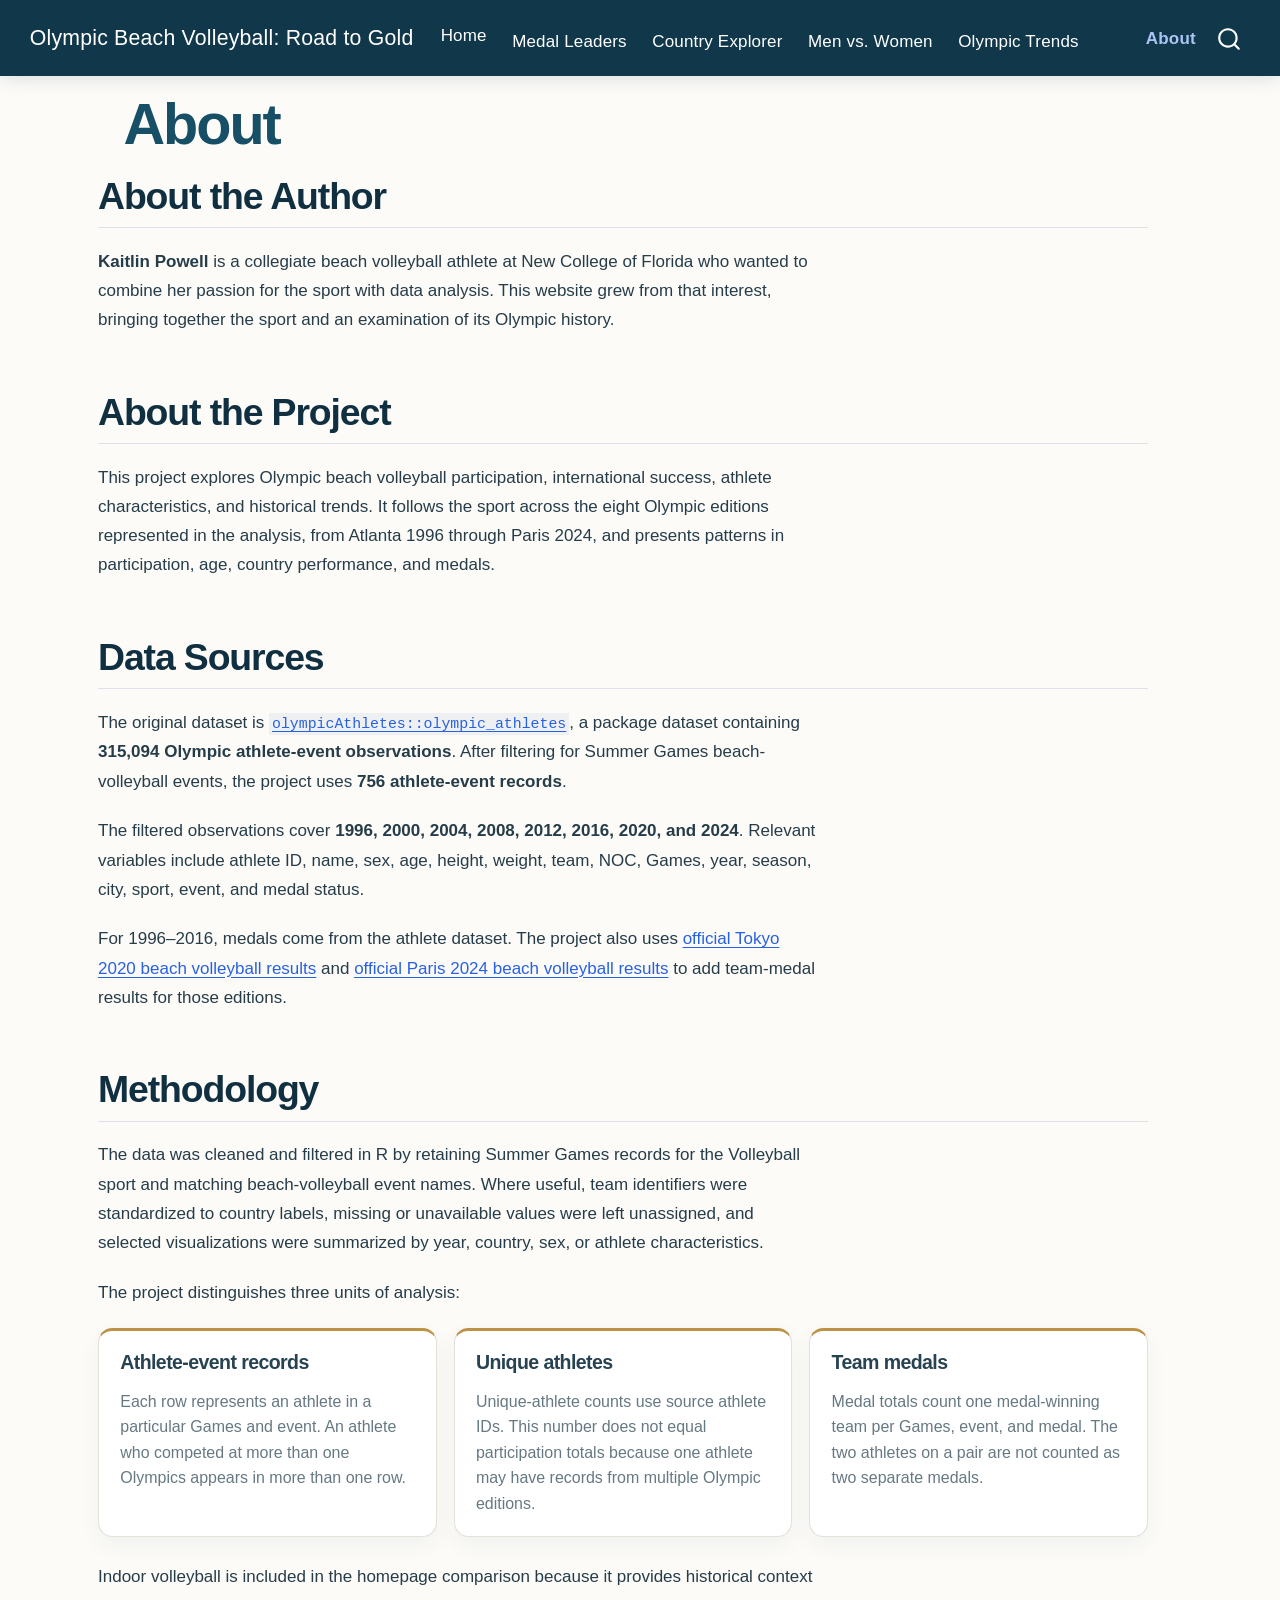
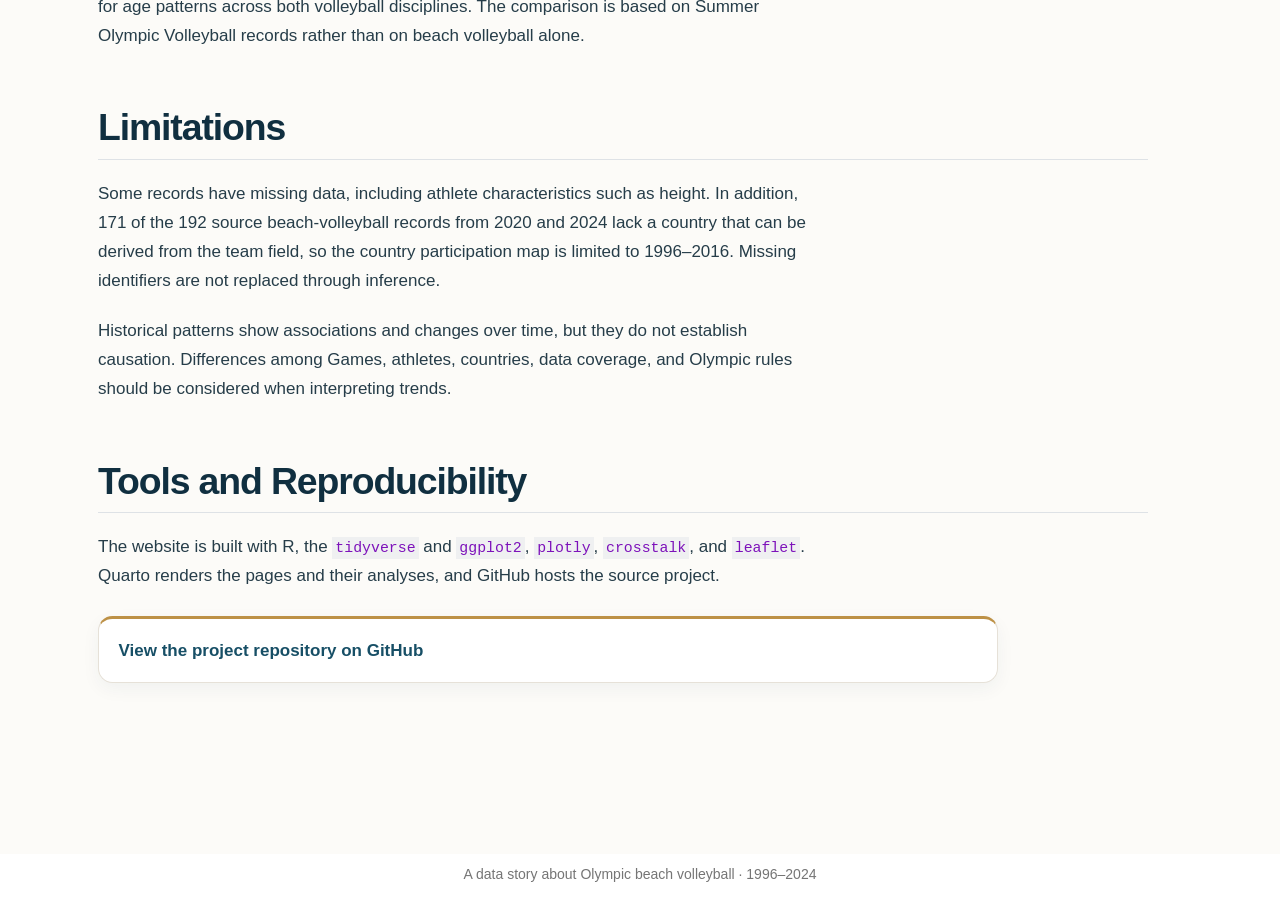
<file: about.html>
<!DOCTYPE html>
<html xmlns="http://www.w3.org/1999/xhtml" lang="en" xml:lang="en"><head>

<meta charset="utf-8">
<meta name="generator" content="quarto-1.10.19">

<meta name="viewport" content="width=device-width, initial-scale=1.0, user-scalable=yes">


<title>About – Olympic Beach Volleyball: Road to Gold</title>
<style>
/* Default styles provided by pandoc.
** See https://pandoc.org/MANUAL.html#variables-for-html for config info.
*/
span.smallcaps{font-variant: small-caps;}
div.columns{display: flex; gap: 1.5em;}
div.column{flex: auto;}
@media screen {
div.columns{gap: min(4vw, 1.5em);}
div.column{overflow-x: auto;}
}
div.hanging-indent{margin-left: 1.5em; text-indent: -1.5em;}
ul.task-list{list-style: none;}
ul.task-list li input[type="checkbox"] {
  width: 0.8em;
  margin: 0 0.8em 0.2em -1em; /* quarto-specific, see https://github.com/quarto-dev/quarto-cli/issues/4556 */ 
  vertical-align: middle;
}
</style>


<script src="site_libs/quarto-nav/quarto-nav.js"></script>
<script src="site_libs/quarto-nav/headroom.min.js"></script>
<script src="site_libs/clipboard/clipboard.min.js"></script>
<script src="site_libs/quarto-search/autocomplete.umd.js"></script>
<script src="site_libs/quarto-search/fuse.min.js"></script>
<script src="site_libs/quarto-search/quarto-search.js"></script>
<meta name="quarto:offset" content="./">
<script src="site_libs/quarto-html/quarto.js" type="module"></script>
<script src="site_libs/quarto-html/tabsets/tabsets.js" type="module"></script>
<script src="site_libs/quarto-html/popper.min.js"></script>
<script src="site_libs/quarto-html/tippy.umd.min.js"></script>
<script src="site_libs/quarto-html/anchor.min.js"></script>
<link href="site_libs/quarto-html/tippy.css" rel="stylesheet">
<link href="site_libs/quarto-html/quarto-syntax-highlighting-bf27225e3a48a9273f3daa8f8e829971.css" rel="stylesheet" id="quarto-text-highlighting-styles">
<script src="site_libs/bootstrap/bootstrap.min.js"></script>
<link href="site_libs/bootstrap/bootstrap-icons.css" rel="stylesheet">
<link href="site_libs/bootstrap/bootstrap-23932f46930b626f82bedd4deb6ab4ae.min.css" rel="stylesheet" append-hash="true" id="quarto-bootstrap" data-mode="light">
<script id="quarto-search-options" type="application/json">{
  "location": "navbar",
  "copy-button": false,
  "collapse-after": 3,
  "panel-placement": "end",
  "type": "overlay",
  "limit": 50,
  "keyboard-shortcut": [
    "f",
    "/",
    "s"
  ],
  "show-item-context": false,
  "language": {
    "search-no-results-text": "No results",
    "search-matching-documents-text": "matching documents",
    "search-copy-link-title": "Copy link to search",
    "search-hide-matches-text": "Hide additional matches",
    "search-more-match-text": "more match in this document",
    "search-more-matches-text": "more matches in this document",
    "search-clear-button-title": "Clear",
    "search-text-placeholder": "",
    "search-detached-cancel-button-title": "Cancel",
    "search-submit-button-title": "Submit",
    "search-label": "Search"
  }
}</script>
<style>html{ scroll-behavior: smooth; }</style>


<link rel="stylesheet" href="styles.css">
</head>

<body class="nav-fixed quarto-light">

<div id="quarto-search-results"></div>
  <header id="quarto-header" class="headroom fixed-top">
    <nav class="navbar navbar-expand-lg " data-bs-theme="dark">
      <div class="navbar-container container-fluid">
      <div class="navbar-brand-container mx-auto">
    <a class="navbar-brand" href="./index.html">
    <span class="navbar-title">Olympic Beach Volleyball: Road to Gold</span>
    </a>
  </div>
            <div id="quarto-search" class="" title="Search"></div>
          <button class="navbar-toggler" type="button" data-bs-toggle="collapse" data-bs-target="#navbarCollapse" aria-controls="navbarCollapse" role="menu" aria-expanded="false" aria-label="Toggle navigation" onclick="if (window.quartoToggleHeadroom) { window.quartoToggleHeadroom(); }">
  <span class="navbar-toggler-icon"></span>
</button>
          <div class="collapse navbar-collapse" id="navbarCollapse">
            <ul class="navbar-nav navbar-nav-scroll me-auto">
  <li class="nav-item">
    <a class="nav-link" href="./index.html"> 
<span class="menu-text">Home</span></a>
  </li>  
  <li class="nav-item">
    <a class="nav-link" href="./road-to-gold.html"> 
<span class="menu-text">Medal Leaders</span></a>
  </li>  
  <li class="nav-item">
    <a class="nav-link" href="./explore.html"> 
<span class="menu-text">Country Explorer</span></a>
  </li>  
  <li class="nav-item">
    <a class="nav-link" href="./men-vs-women.html"> 
<span class="menu-text">Men vs.&nbsp;Women</span></a>
  </li>  
  <li class="nav-item">
    <a class="nav-link" href="./olympic-trends.html"> 
<span class="menu-text">Olympic Trends</span></a>
  </li>  
</ul>
            <ul class="navbar-nav navbar-nav-scroll ms-auto">
  <li class="nav-item">
    <a class="nav-link active" href="./about.html" aria-current="page"> 
<span class="menu-text">About</span></a>
  </li>  
</ul>
          </div> <!-- /navcollapse -->
            <div class="quarto-navbar-tools">
</div>
      </div> <!-- /container-fluid -->
    </nav>
</header>
<!-- content -->
<div id="quarto-content" class="quarto-container page-columns page-rows-contents page-layout-full page-navbar">
<!-- sidebar -->
<!-- margin-sidebar -->
    
<!-- main -->
<main class="content column-page" id="quarto-document-content">

<header id="title-block-header" class="quarto-title-block default">
<div class="quarto-title">
<h1 class="title">About</h1>
</div>



<div class="quarto-title-meta column-page">

    
  
    
  </div>
  


</header>


<div class="about-sections">
<section id="about-the-author" class="level2">
<h2 class="anchored" data-anchor-id="about-the-author">About the Author</h2>
<p><strong>Kaitlin Powell</strong> is a collegiate beach volleyball athlete at New College of Florida who wanted to combine her passion for the sport with data analysis. This website grew from that interest, bringing together the sport and an examination of its Olympic history.</p>
</section>
<section id="about-the-project" class="level2">
<h2 class="anchored" data-anchor-id="about-the-project">About the Project</h2>
<p>This project explores Olympic beach volleyball participation, international success, athlete characteristics, and historical trends. It follows the sport across the eight Olympic editions represented in the analysis, from Atlanta 1996 through Paris 2024, and presents patterns in participation, age, country performance, and medals.</p>
</section>
<section id="data-sources" class="level2">
<h2 class="anchored" data-anchor-id="data-sources">Data Sources</h2>
<p>The original dataset is <a href="https://moderndive.github.io/olympicAthletes/"><code>olympicAthletes::olympic_athletes</code></a>, a package dataset containing <strong>315,094 Olympic athlete-event observations</strong>. After filtering for Summer Games beach-volleyball events, the project uses <strong>756 athlete-event records</strong>.</p>
<p>The filtered observations cover <strong>1996, 2000, 2004, 2008, 2012, 2016, 2020, and 2024</strong>. Relevant variables include athlete ID, name, sex, age, height, weight, team, NOC, Games, year, season, city, sport, event, and medal status.</p>
<p>For 1996–2016, medals come from the athlete dataset. The project also uses <a href="https://olympics.com/en/olympic-games/tokyo-2020/results/volleyball/beach-volleyball">official Tokyo 2020 beach volleyball results</a> and <a href="https://olympics.com/en/olympic-games/paris-2024/results/volleyball/beach-volleyball">official Paris 2024 beach volleyball results</a> to add team-medal results for those editions.</p>
</section>
<section id="methodology" class="level2">
<h2 class="anchored" data-anchor-id="methodology">Methodology</h2>
<p>The data was cleaned and filtered in R by retaining Summer Games records for the Volleyball sport and matching beach-volleyball event names. Where useful, team identifiers were standardized to country labels, missing or unavailable values were left unassigned, and selected visualizations were summarized by year, country, sex, or athlete characteristics.</p>
<p>The project distinguishes three units of analysis:</p>
<div class="about-note-grid">
<section id="athlete-event-records" class="level3 about-note-card">
<h3 class="anchored" data-anchor-id="athlete-event-records">Athlete-event records</h3>
<p>Each row represents an athlete in a particular Games and event. An athlete who competed at more than one Olympics appears in more than one row.</p>
</section>
<section id="unique-athletes" class="level3 about-note-card">
<h3 class="anchored" data-anchor-id="unique-athletes">Unique athletes</h3>
<p>Unique-athlete counts use source athlete IDs. This number does not equal participation totals because one athlete may have records from multiple Olympic editions.</p>
</section>
<section id="team-medals" class="level3 about-note-card">
<h3 class="anchored" data-anchor-id="team-medals">Team medals</h3>
<p>Medal totals count one medal-winning team per Games, event, and medal. The two athletes on a pair are not counted as two separate medals.</p>
</section>
</div>
<p>Indoor volleyball is included in the homepage comparison because it provides historical context for age patterns across both volleyball disciplines. The comparison is based on Summer Olympic Volleyball records rather than on beach volleyball alone.</p>
</section>
<section id="limitations" class="level2">
<h2 class="anchored" data-anchor-id="limitations">Limitations</h2>
<p>Some records have missing data, including athlete characteristics such as height. In addition, 171 of the 192 source beach-volleyball records from 2020 and 2024 lack a country that can be derived from the team field, so the country participation map is limited to 1996–2016. Missing identifiers are not replaced through inference.</p>
<p>Historical patterns show associations and changes over time, but they do not establish causation. Differences among Games, athletes, countries, data coverage, and Olympic rules should be considered when interpreting trends.</p>
</section>
<section id="tools-and-reproducibility" class="level2">
<h2 class="anchored" data-anchor-id="tools-and-reproducibility">Tools and Reproducibility</h2>
<p>The website is built with R, the <code>tidyverse</code> and <code>ggplot2</code>, <code>plotly</code>, <code>crosstalk</code>, and <code>leaflet</code>. Quarto renders the pages and their analyses, and GitHub hosts the source project.</p>
<div class="about-links">
<ul>
<li><a href="https://github.com/kaitlinpowell17/olympic-beach-volleyball">View the project repository on GitHub</a></li>
</ul>
</div>
</section>
</div>



</main> <!-- /main -->
<script id="quarto-html-after-body" type="application/javascript">
  window.document.addEventListener("DOMContentLoaded", function (event) {
    const icon = "";
    const anchorJS = new window.AnchorJS();
    anchorJS.options = {
      placement: 'right',
      icon: icon
    };
    anchorJS.add('.anchored');
    const isCodeAnnotation = (el) => {
      for (const clz of el.classList) {
        if (clz.startsWith('code-annotation-')) {                     
          return true;
        }
      }
      return false;
    }
    const onCopySuccess = function(e) {
      // button target
      const button = e.trigger;
      // don't keep focus
      button.blur();
      // flash "checked"
      button.classList.add('code-copy-button-checked');
      var currentTitle = button.getAttribute("title");
      button.setAttribute("title", "Copied!");
      let tooltip;
      if (window.bootstrap) {
        button.setAttribute("data-bs-toggle", "tooltip");
        button.setAttribute("data-bs-placement", "left");
        button.setAttribute("data-bs-title", "Copied!");
        tooltip = new bootstrap.Tooltip(button, 
          { trigger: "manual", 
            customClass: "code-copy-button-tooltip",
            offset: [0, -8]});
        tooltip.show();    
      }
      setTimeout(function() {
        if (tooltip) {
          tooltip.hide();
          button.removeAttribute("data-bs-title");
          button.removeAttribute("data-bs-toggle");
          button.removeAttribute("data-bs-placement");
        }
        button.setAttribute("title", currentTitle);
        button.classList.remove('code-copy-button-checked');
      }, 1000);
      // clear code selection
      e.clearSelection();
    }
    const getTextToCopy = function(trigger) {
      const outerScaffold = trigger.parentElement.cloneNode(true);
      const codeEl = outerScaffold.querySelector('code');
      for (const childEl of codeEl.children) {
        if (isCodeAnnotation(childEl)) {
          childEl.remove();
        }
      }
      return codeEl.innerText;
    }
    const clipboard = new window.ClipboardJS('.code-copy-button:not([data-in-quarto-modal])', {
      text: getTextToCopy
    });
    clipboard.on('success', onCopySuccess);
    if (window.document.getElementById('quarto-embedded-source-code-modal')) {
      const clipboardModal = new window.ClipboardJS('.code-copy-button[data-in-quarto-modal]', {
        text: getTextToCopy,
        container: window.document.getElementById('quarto-embedded-source-code-modal')
      });
      clipboardModal.on('success', onCopySuccess);
    }
      var localhostRegex = new RegExp(/^(?:http|https):\/\/localhost\:?[0-9]*\//);
      var mailtoRegex = new RegExp(/^mailto:/);
        var filterRegex = new RegExp("https:\/\/kaitlinpowell17\.github\.io\/olympic-beach-volleyball\/");
      var isInternal = (href) => {
          return filterRegex.test(href) || localhostRegex.test(href) || mailtoRegex.test(href);
      }
      // Inspect non-navigation links and adorn them if external
     var links = window.document.querySelectorAll('a[href]:not(.nav-link):not(.navbar-brand):not(.toc-action):not(.sidebar-link):not(.sidebar-item-toggle):not(.pagination-link):not(.no-external):not([aria-hidden]):not(.dropdown-item):not(.quarto-navigation-tool):not(.about-link)');
      for (var i=0; i<links.length; i++) {
        const link = links[i];
        if (!isInternal(link.href)) {
          // undo the damage that might have been done by quarto-nav.js in the case of
          // links that we want to consider external
          if (link.dataset.originalHref !== undefined) {
            link.href = link.dataset.originalHref;
          }
        }
      }
    function tippyHover(el, contentFn, onTriggerFn, onUntriggerFn) {
      const config = {
        allowHTML: true,
        maxWidth: 500,
        delay: 100,
        arrow: false,
        appendTo: function(el) {
            return el.parentElement;
        },
        interactive: true,
        interactiveBorder: 10,
        theme: 'quarto',
        placement: 'bottom-start',
      };
      if (contentFn) {
        config.content = contentFn;
      }
      if (onTriggerFn) {
        config.onTrigger = onTriggerFn;
      }
      if (onUntriggerFn) {
        config.onUntrigger = onUntriggerFn;
      }
      window.tippy(el, config); 
    }
    const noterefs = window.document.querySelectorAll('a[role="doc-noteref"]');
    for (var i=0; i<noterefs.length; i++) {
      const ref = noterefs[i];
      tippyHover(ref, function() {
        // use id or data attribute instead here
        let href = ref.getAttribute('data-footnote-href') || ref.getAttribute('href');
        try { href = new URL(href).hash; } catch {}
        const id = href.replace(/^#\/?/, "");
        const note = window.document.getElementById(id);
        if (note) {
          return note.innerHTML;
        } else {
          return "";
        }
      });
    }
    const xrefs = window.document.querySelectorAll('a.quarto-xref');
    const processXRef = (id, note) => {
      // Strip column container classes
      const stripColumnClz = (el) => {
        el.classList.remove("page-full", "page-columns");
        if (el.children) {
          for (const child of el.children) {
            stripColumnClz(child);
          }
        }
      }
      stripColumnClz(note)
      if (id === null || id.startsWith('sec-')) {
        // Special case sections, only their first couple elements
        const container = document.createElement("div");
        if (note.children && note.children.length > 2) {
          container.appendChild(note.children[0].cloneNode(true));
          for (let i = 1; i < note.children.length; i++) {
            const child = note.children[i];
            if (child.tagName === "P" && child.innerText === "") {
              continue;
            } else {
              container.appendChild(child.cloneNode(true));
              break;
            }
          }
          if (window.Quarto?.typesetMath) {
            window.Quarto.typesetMath(container);
          }
          return container.innerHTML
        } else {
          if (window.Quarto?.typesetMath) {
            window.Quarto.typesetMath(note);
          }
          return note.innerHTML;
        }
      } else {
        // Remove any anchor links if they are present
        const anchorLink = note.querySelector('a.anchorjs-link');
        if (anchorLink) {
          anchorLink.remove();
        }
        if (window.Quarto?.typesetMath) {
          window.Quarto.typesetMath(note);
        }
        if (note.classList.contains("callout")) {
          return note.outerHTML;
        } else {
          return note.innerHTML;
        }
      }
    }
    for (var i=0; i<xrefs.length; i++) {
      const xref = xrefs[i];
      tippyHover(xref, undefined, function(instance) {
        instance.disable();
        let url = xref.getAttribute('href');
        let hash = undefined; 
        if (url.startsWith('#')) {
          hash = url;
        } else {
          try { hash = new URL(url).hash; } catch {}
        }
        if (hash) {
          const id = hash.replace(/^#\/?/, "");
          const note = window.document.getElementById(id);
          if (note !== null) {
            try {
              const html = processXRef(id, note.cloneNode(true));
              instance.setContent(html);
            } finally {
              instance.enable();
              instance.show();
            }
          } else {
            // See if we can fetch this
            fetch(url.split('#')[0])
            .then(res => res.text())
            .then(html => {
              const parser = new DOMParser();
              const htmlDoc = parser.parseFromString(html, "text/html");
              const note = htmlDoc.getElementById(id);
              if (note !== null) {
                const html = processXRef(id, note);
                instance.setContent(html);
              } 
            }).finally(() => {
              instance.enable();
              instance.show();
            });
          }
        } else {
          // See if we can fetch a full url (with no hash to target)
          // This is a special case and we should probably do some content thinning / targeting
          fetch(url)
          .then(res => res.text())
          .then(html => {
            const parser = new DOMParser();
            const htmlDoc = parser.parseFromString(html, "text/html");
            const note = htmlDoc.querySelector('main.content');
            if (note !== null) {
              // This should only happen for chapter cross references
              // (since there is no id in the URL)
              // remove the first header
              if (note.children.length > 0 && note.children[0].tagName === "HEADER") {
                note.children[0].remove();
              }
              const html = processXRef(null, note);
              instance.setContent(html);
            } 
          }).finally(() => {
            instance.enable();
            instance.show();
          });
        }
      }, function(instance) {
      });
    }
        let selectedAnnoteEl;
        const selectorForAnnotation = ( cell, annotation) => {
          let cellAttr = 'data-code-cell="' + cell + '"';
          let lineAttr = 'data-code-annotation="' +  annotation + '"';
          const selector = 'span[' + cellAttr + '][' + lineAttr + ']';
          return selector;
        }
        const selectCodeLines = (annoteEl) => {
          const doc = window.document;
          const targetCell = annoteEl.getAttribute("data-target-cell");
          const targetAnnotation = annoteEl.getAttribute("data-target-annotation");
          const annoteSpan = window.document.querySelector(selectorForAnnotation(targetCell, targetAnnotation));
          const lines = annoteSpan.getAttribute("data-code-lines").split(",");
          const lineIds = lines.map((line) => {
            return targetCell + "-" + line;
          })
          let top = null;
          let height = null;
          let parent = null;
          if (lineIds.length > 0) {
              //compute the position of the single el (top and bottom and make a div)
              const el = window.document.getElementById(lineIds[0]);
              top = el.offsetTop;
              height = el.offsetHeight;
              parent = el.parentElement.parentElement;
            if (lineIds.length > 1) {
              const lastEl = window.document.getElementById(lineIds[lineIds.length - 1]);
              const bottom = lastEl.offsetTop + lastEl.offsetHeight;
              height = bottom - top;
            }
            if (top !== null && height !== null && parent !== null) {
              // cook up a div (if necessary) and position it 
              let div = window.document.getElementById("code-annotation-line-highlight");
              if (div === null) {
                div = window.document.createElement("div");
                div.setAttribute("id", "code-annotation-line-highlight");
                div.style.position = 'absolute';
                parent.appendChild(div);
              }
              div.style.top = top - 2 + "px";
              div.style.height = height + 4 + "px";
              div.style.left = 0;
              let gutterDiv = window.document.getElementById("code-annotation-line-highlight-gutter");
              if (gutterDiv === null) {
                gutterDiv = window.document.createElement("div");
                gutterDiv.setAttribute("id", "code-annotation-line-highlight-gutter");
                gutterDiv.style.position = 'absolute';
                const codeCell = window.document.getElementById(targetCell);
                const gutter = codeCell.querySelector('.code-annotation-gutter');
                gutter.appendChild(gutterDiv);
              }
              gutterDiv.style.top = top - 2 + "px";
              gutterDiv.style.height = height + 4 + "px";
            }
            selectedAnnoteEl = annoteEl;
          }
        };
        const unselectCodeLines = () => {
          const elementsIds = ["code-annotation-line-highlight", "code-annotation-line-highlight-gutter"];
          elementsIds.forEach((elId) => {
            const div = window.document.getElementById(elId);
            if (div) {
              div.remove();
            }
          });
          selectedAnnoteEl = undefined;
        };
          // Handle positioning of the toggle
      window.addEventListener(
        "resize",
        throttle(() => {
          elRect = undefined;
          if (selectedAnnoteEl) {
            selectCodeLines(selectedAnnoteEl);
          }
        }, 10)
      );
      function throttle(fn, ms) {
      let throttle = false;
      let timer;
        return (...args) => {
          if(!throttle) { // first call gets through
              fn.apply(this, args);
              throttle = true;
          } else { // all the others get throttled
              if(timer) clearTimeout(timer); // cancel #2
              timer = setTimeout(() => {
                fn.apply(this, args);
                timer = throttle = false;
              }, ms);
          }
        };
      }
        // Attach click handler to the DT
        const annoteDls = window.document.querySelectorAll('dt[data-target-cell]');
        for (const annoteDlNode of annoteDls) {
          annoteDlNode.addEventListener('click', (event) => {
            const clickedEl = event.target;
            if (clickedEl !== selectedAnnoteEl) {
              unselectCodeLines();
              const activeEl = window.document.querySelector('dt[data-target-cell].code-annotation-active');
              if (activeEl) {
                activeEl.classList.remove('code-annotation-active');
              }
              selectCodeLines(clickedEl);
              clickedEl.classList.add('code-annotation-active');
            } else {
              // Unselect the line
              unselectCodeLines();
              clickedEl.classList.remove('code-annotation-active');
            }
          });
        }
    const findCites = (el) => {
      const parentEl = el.parentElement;
      if (parentEl) {
        const cites = parentEl.dataset.cites;
        if (cites) {
          return {
            el,
            cites: cites.split(' ')
          };
        } else {
          return findCites(el.parentElement)
        }
      } else {
        return undefined;
      }
    };
    var bibliorefs = window.document.querySelectorAll('a[role="doc-biblioref"]');
    for (var i=0; i<bibliorefs.length; i++) {
      const ref = bibliorefs[i];
      const citeInfo = findCites(ref);
      if (citeInfo) {
        tippyHover(citeInfo.el, function() {
          var popup = window.document.createElement('div');
          citeInfo.cites.forEach(function(cite) {
            var citeDiv = window.document.createElement('div');
            citeDiv.classList.add('hanging-indent');
            citeDiv.classList.add('csl-entry');
            var biblioDiv = window.document.getElementById('ref-' + cite);
            if (biblioDiv) {
              citeDiv.innerHTML = biblioDiv.innerHTML;
            }
            popup.appendChild(citeDiv);
          });
          return popup.innerHTML;
        });
      }
    }
  });
  </script>
</div> <!-- /content -->
<footer class="footer">
  <div class="nav-footer">
    <div class="nav-footer-left">
      &nbsp;
    </div>   
    <div class="nav-footer-center">
<p>A data story about Olympic beach volleyball · 1996–2024</p>
</div>
    <div class="nav-footer-right">
      &nbsp;
    </div>
  </div>
</footer>




<script src="site_libs/quarto-html/zenscroll-min.js"></script>
</body></html>
</file>
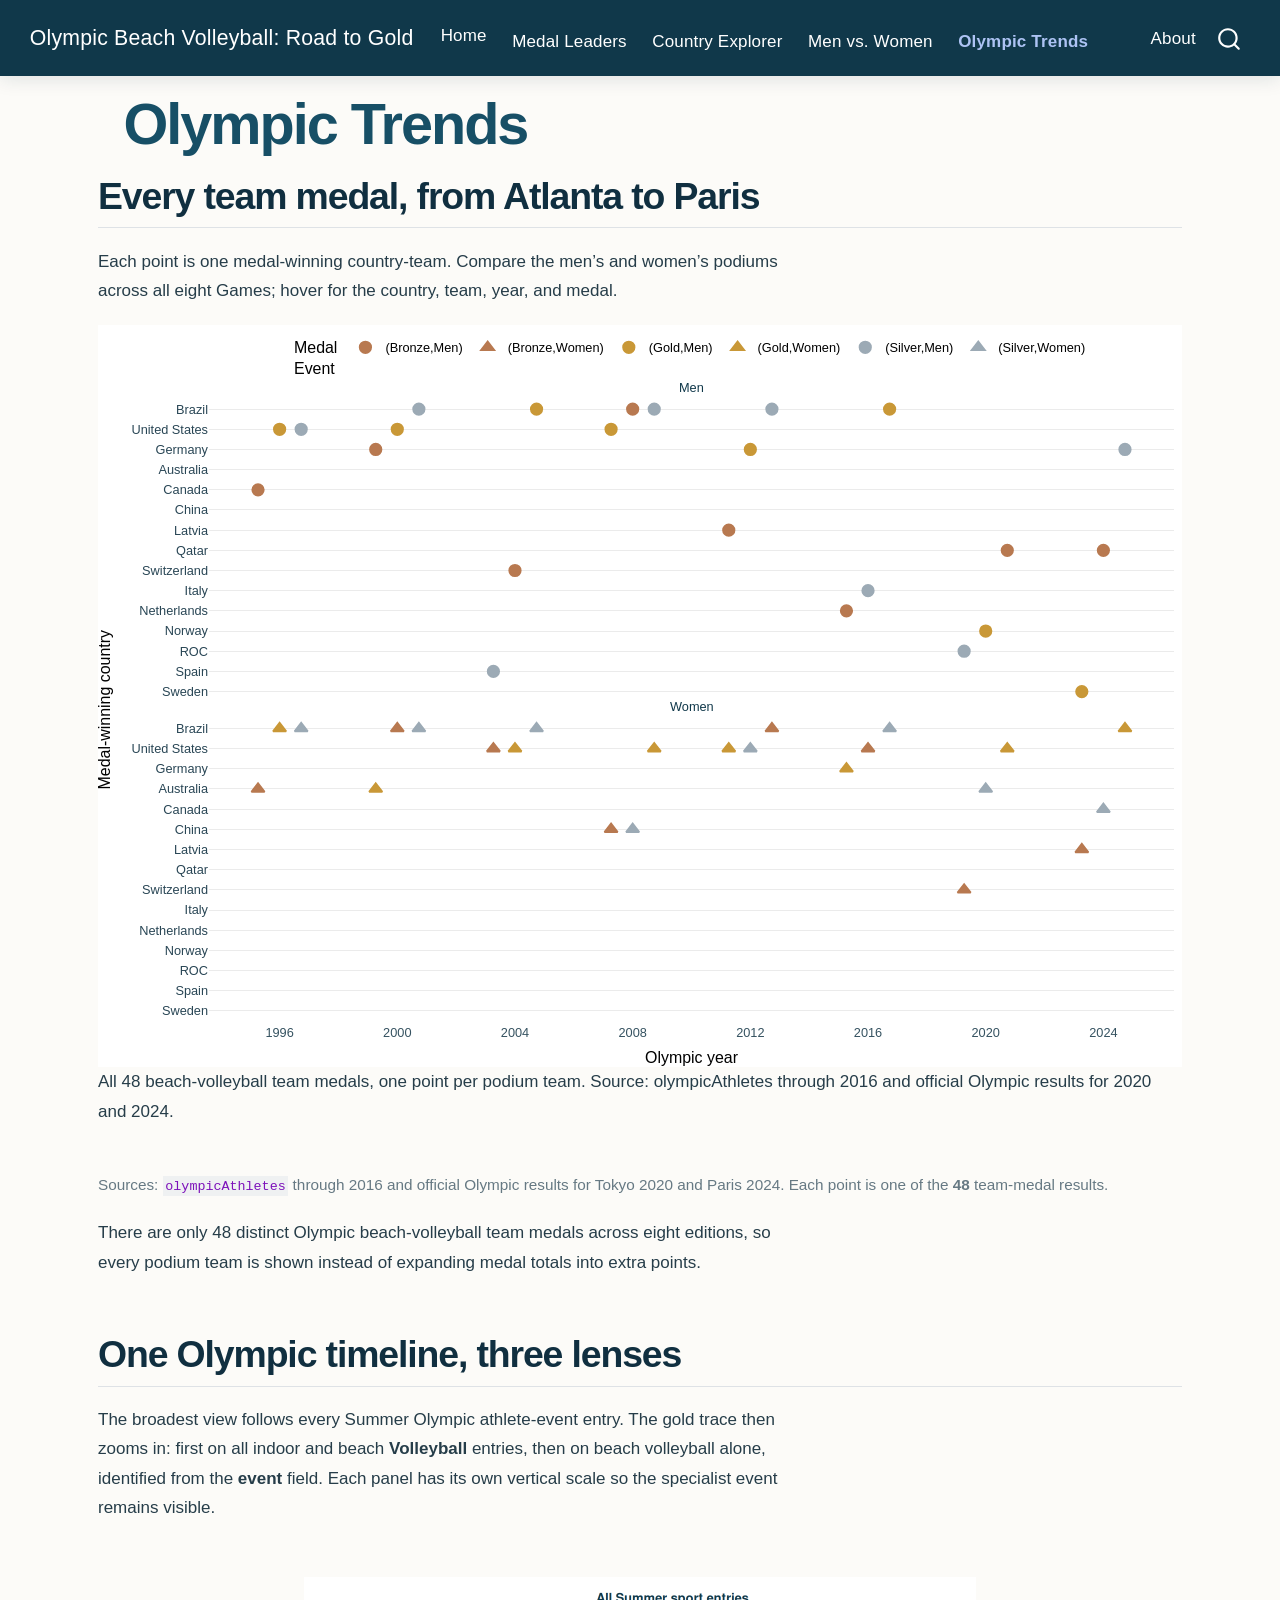
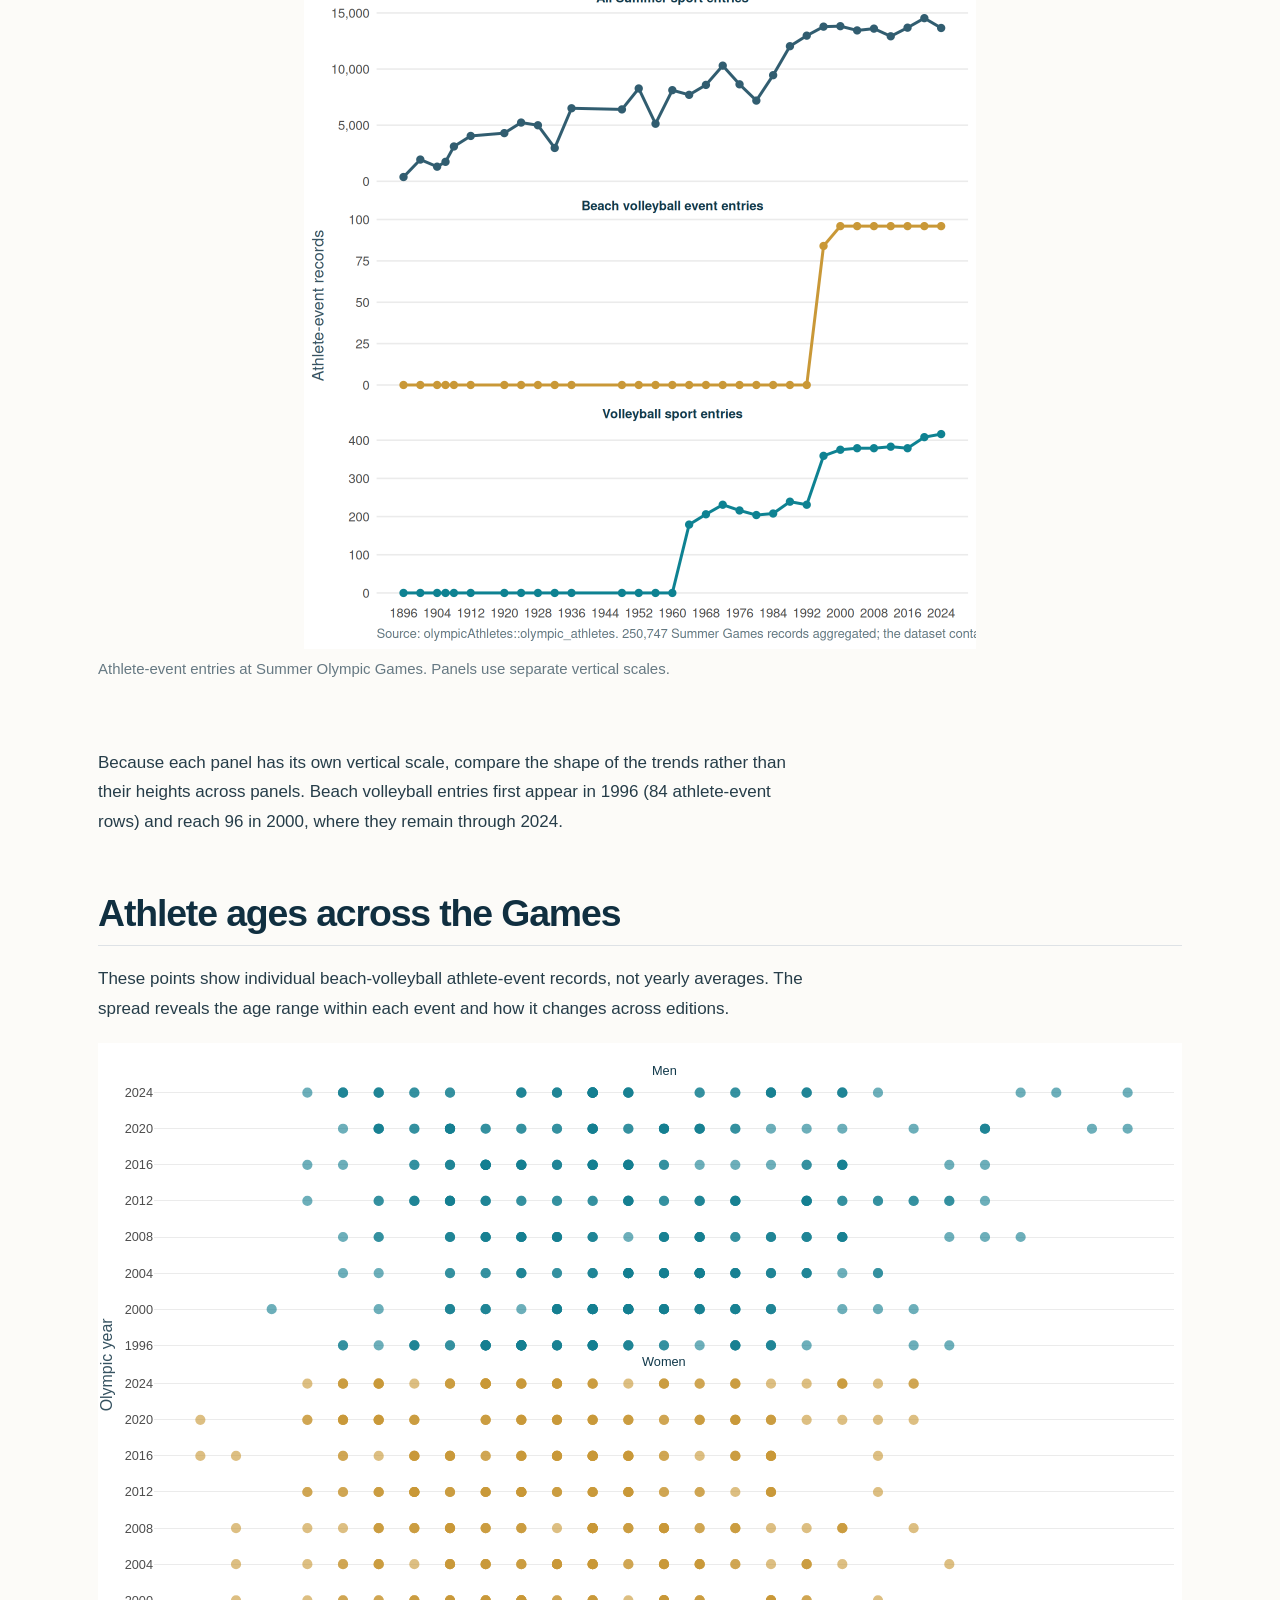
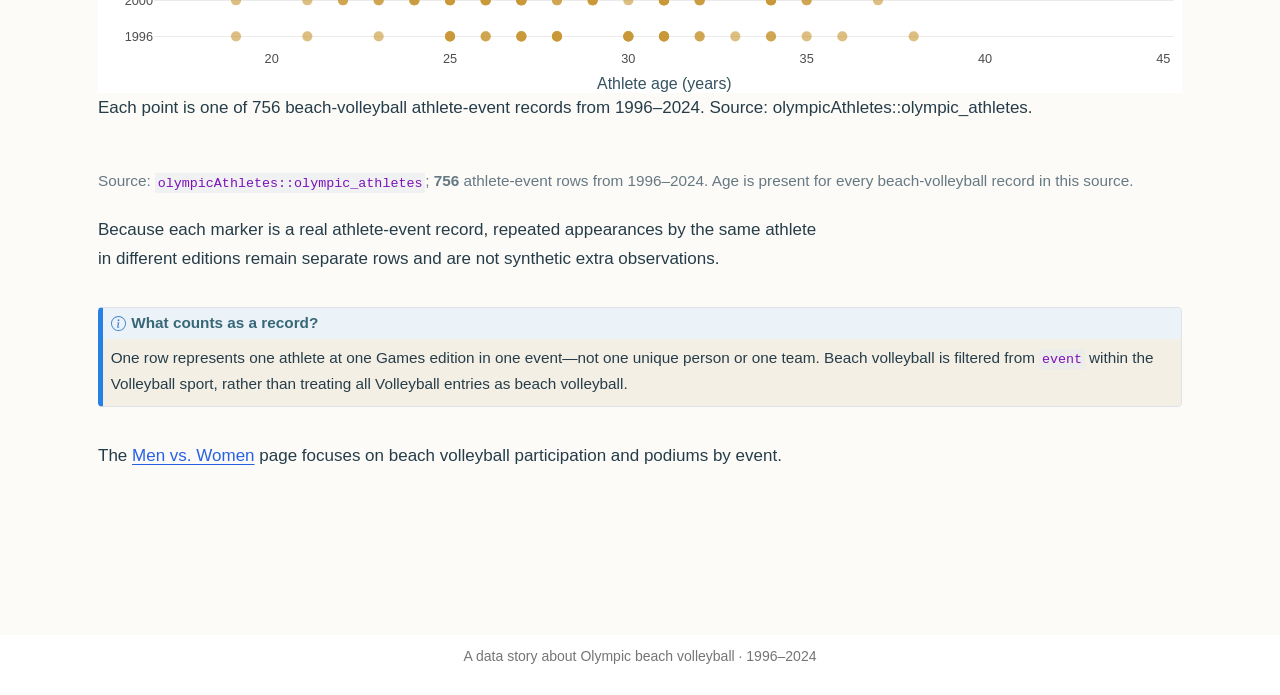
<file: olympic-trends.html>
<!DOCTYPE html>
<html xmlns="http://www.w3.org/1999/xhtml" lang="en" xml:lang="en"><head>

<meta charset="utf-8">
<meta name="generator" content="quarto-1.10.19">

<meta name="viewport" content="width=device-width, initial-scale=1.0, user-scalable=yes">


<title>Olympic Trends – Olympic Beach Volleyball: Road to Gold</title>
<style>
/* Default styles provided by pandoc.
** See https://pandoc.org/MANUAL.html#variables-for-html for config info.
*/
span.smallcaps{font-variant: small-caps;}
div.columns{display: flex; gap: 1.5em;}
div.column{flex: auto;}
@media screen {
div.columns{gap: min(4vw, 1.5em);}
div.column{overflow-x: auto;}
}
div.hanging-indent{margin-left: 1.5em; text-indent: -1.5em;}
ul.task-list{list-style: none;}
ul.task-list li input[type="checkbox"] {
  width: 0.8em;
  margin: 0 0.8em 0.2em -1em; /* quarto-specific, see https://github.com/quarto-dev/quarto-cli/issues/4556 */ 
  vertical-align: middle;
}
</style>


<script src="site_libs/quarto-nav/quarto-nav.js"></script>
<script src="site_libs/quarto-nav/headroom.min.js"></script>
<script src="site_libs/clipboard/clipboard.min.js"></script>
<script src="site_libs/quarto-search/autocomplete.umd.js"></script>
<script src="site_libs/quarto-search/fuse.min.js"></script>
<script src="site_libs/quarto-search/quarto-search.js"></script>
<meta name="quarto:offset" content="./">
<script src="site_libs/quarto-html/quarto.js" type="module"></script>
<script src="site_libs/quarto-html/tabsets/tabsets.js" type="module"></script>
<script src="site_libs/quarto-html/popper.min.js"></script>
<script src="site_libs/quarto-html/tippy.umd.min.js"></script>
<script src="site_libs/quarto-html/anchor.min.js"></script>
<link href="site_libs/quarto-html/tippy.css" rel="stylesheet">
<link href="site_libs/quarto-html/quarto-syntax-highlighting-bf27225e3a48a9273f3daa8f8e829971.css" rel="stylesheet" id="quarto-text-highlighting-styles">
<script src="site_libs/bootstrap/bootstrap.min.js"></script>
<link href="site_libs/bootstrap/bootstrap-icons.css" rel="stylesheet">
<link href="site_libs/bootstrap/bootstrap-23932f46930b626f82bedd4deb6ab4ae.min.css" rel="stylesheet" append-hash="true" id="quarto-bootstrap" data-mode="light">
<script id="quarto-search-options" type="application/json">{
  "location": "navbar",
  "copy-button": false,
  "collapse-after": 3,
  "panel-placement": "end",
  "type": "overlay",
  "limit": 50,
  "keyboard-shortcut": [
    "f",
    "/",
    "s"
  ],
  "show-item-context": false,
  "language": {
    "search-no-results-text": "No results",
    "search-matching-documents-text": "matching documents",
    "search-copy-link-title": "Copy link to search",
    "search-hide-matches-text": "Hide additional matches",
    "search-more-match-text": "more match in this document",
    "search-more-matches-text": "more matches in this document",
    "search-clear-button-title": "Clear",
    "search-text-placeholder": "",
    "search-detached-cancel-button-title": "Cancel",
    "search-submit-button-title": "Submit",
    "search-label": "Search"
  }
}</script>
<style>html{ scroll-behavior: smooth; }</style>
<link href="site_libs/htmltools-fill-0.5.9/fill.css" rel="stylesheet">
<script src="site_libs/htmlwidgets-1.6.4/htmlwidgets.js"></script>
<script src="site_libs/plotly-binding-4.12.1/plotly.js"></script>
<script src="site_libs/typedarray-0.1/typedarray.min.js"></script>
<script src="site_libs/jquery-3.5.1/jquery.min.js"></script>
<link href="site_libs/crosstalk-1.2.2/css/crosstalk.min.css" rel="stylesheet">
<script src="site_libs/crosstalk-1.2.2/js/crosstalk.min.js"></script>
<link href="site_libs/plotly-htmlwidgets-css-2.25.2/plotly-htmlwidgets.css" rel="stylesheet">
<script src="site_libs/plotly-main-2.25.2/plotly-latest.min.js"></script>


<link rel="stylesheet" href="styles.css">
</head>

<body class="nav-fixed quarto-light">

<div id="quarto-search-results"></div>
  <header id="quarto-header" class="headroom fixed-top">
    <nav class="navbar navbar-expand-lg " data-bs-theme="dark">
      <div class="navbar-container container-fluid">
      <div class="navbar-brand-container mx-auto">
    <a class="navbar-brand" href="./index.html">
    <span class="navbar-title">Olympic Beach Volleyball: Road to Gold</span>
    </a>
  </div>
            <div id="quarto-search" class="" title="Search"></div>
          <button class="navbar-toggler" type="button" data-bs-toggle="collapse" data-bs-target="#navbarCollapse" aria-controls="navbarCollapse" role="menu" aria-expanded="false" aria-label="Toggle navigation" onclick="if (window.quartoToggleHeadroom) { window.quartoToggleHeadroom(); }">
  <span class="navbar-toggler-icon"></span>
</button>
          <div class="collapse navbar-collapse" id="navbarCollapse">
            <ul class="navbar-nav navbar-nav-scroll me-auto">
  <li class="nav-item">
    <a class="nav-link" href="./index.html"> 
<span class="menu-text">Home</span></a>
  </li>  
  <li class="nav-item">
    <a class="nav-link" href="./road-to-gold.html"> 
<span class="menu-text">Medal Leaders</span></a>
  </li>  
  <li class="nav-item">
    <a class="nav-link" href="./explore.html"> 
<span class="menu-text">Country Explorer</span></a>
  </li>  
  <li class="nav-item">
    <a class="nav-link" href="./men-vs-women.html"> 
<span class="menu-text">Men vs.&nbsp;Women</span></a>
  </li>  
  <li class="nav-item">
    <a class="nav-link active" href="./olympic-trends.html" aria-current="page"> 
<span class="menu-text">Olympic Trends</span></a>
  </li>  
</ul>
            <ul class="navbar-nav navbar-nav-scroll ms-auto">
  <li class="nav-item">
    <a class="nav-link" href="./about.html"> 
<span class="menu-text">About</span></a>
  </li>  
</ul>
          </div> <!-- /navcollapse -->
            <div class="quarto-navbar-tools">
</div>
      </div> <!-- /container-fluid -->
    </nav>
</header>
<!-- content -->
<div id="quarto-content" class="quarto-container page-columns page-rows-contents page-layout-full page-navbar">
<!-- sidebar -->
<!-- margin-sidebar -->
    
<!-- main -->
<main class="content column-page" id="quarto-document-content">

<header id="title-block-header" class="quarto-title-block default">
<div class="quarto-title">
<h1 class="title">Olympic Trends</h1>
</div>



<div class="quarto-title-meta column-page">

    
  
    
  </div>
  


</header>


<section id="every-team-medal-from-atlanta-to-paris" class="level2">
<h2 class="anchored" data-anchor-id="every-team-medal-from-atlanta-to-paris">Every team medal, from Atlanta to Paris</h2>
<p>Each point is one medal-winning country-team. Compare the men’s and women’s podiums across all eight Games; hover for the country, team, year, and medal.</p>
<div class="cell">
<div class="cell-output-display">
<div class="plotly html-widget html-fill-item" id="htmlwidget-524d8e6840a1d3e50b88" style="width:100%;height:742px;"></div>
<script type="application/json" data-for="htmlwidget-524d8e6840a1d3e50b88">{"x":{"data":[{"x":[0.81666666666666665,1.8166666666666667,3,4,4.8166666666666664,5.8166666666666664,7.1833333333333336,8],"y":[11,13,7,15,9,5,8,8],"text":["Canada<br>Event: Men<br>Olympic year: 1996<br>Medal: Bronze","Germany<br>Event: Men<br>Olympic year: 2000<br>Medal: Bronze","Switzerland<br>Event: Men<br>Olympic year: 2004<br>Medal: Bronze","Brazil<br>Event: Men<br>Olympic year: 2008<br>Medal: Bronze","Latvia<br>Event: Men<br>Olympic year: 2012<br>Medal: Bronze","Netherlands<br>Event: Men<br>Olympic year: 2016<br>Medal: Bronze","Qatar<br>Event: Men<br>Olympic year: 2020<br>Medal: Bronze","Qatar<br>Event: Men<br>Olympic year: 2024<br>Medal: Bronze"],"type":"scatter","mode":"markers","marker":{"autocolorscale":false,"color":"rgba(184,121,80,1)","opacity":1,"size":11.338582677165356,"symbol":"circle","line":{"width":1.8897637795275593,"color":"rgba(184,121,80,1)"}},"hoveron":"points","name":"(Bronze,Men)","legendgroup":"(Bronze,Men)","showlegend":true,"xaxis":"x","yaxis":"y","hoverinfo":"text","frame":null},{"x":[0.81666666666666665,2,2.8166666666666664,3.8166666666666664,5.1833333333333336,6,6.8166666666666664,7.8166666666666664],"y":[12,15,14,10,15,14,7,9],"text":["Australia<br>Event: Women<br>Olympic year: 1996<br>Medal: Bronze","Brazil<br>Event: Women<br>Olympic year: 2000<br>Medal: Bronze","United States<br>Event: Women<br>Olympic year: 2004<br>Medal: Bronze","China<br>Event: Women<br>Olympic year: 2008<br>Medal: Bronze","Brazil<br>Event: Women<br>Olympic year: 2012<br>Medal: Bronze","United States<br>Event: Women<br>Olympic year: 2016<br>Medal: Bronze","Switzerland<br>Event: Women<br>Olympic year: 2020<br>Medal: Bronze","Latvia<br>Event: Women<br>Olympic year: 2024<br>Medal: Bronze"],"type":"scatter","mode":"markers","marker":{"autocolorscale":false,"color":"rgba(184,121,80,1)","opacity":1,"size":11.338582677165356,"symbol":"triangle-up","line":{"width":1.8897637795275593,"color":"rgba(184,121,80,1)"}},"hoveron":"points","name":"(Bronze,Women)","legendgroup":"(Bronze,Women)","showlegend":true,"xaxis":"x","yaxis":"y2","hoverinfo":"text","frame":null},{"x":[1,2,3.1833333333333336,3.8166666666666664,5,6.1833333333333336,7,7.8166666666666664],"y":[14,14,15,14,13,15,4,1],"text":["United States<br>Event: Men<br>Olympic year: 1996<br>Medal: Gold","United States<br>Event: Men<br>Olympic year: 2000<br>Medal: Gold","Brazil<br>Event: Men<br>Olympic year: 2004<br>Medal: Gold","United States<br>Event: Men<br>Olympic year: 2008<br>Medal: Gold","Germany<br>Event: Men<br>Olympic year: 2012<br>Medal: Gold","Brazil<br>Event: Men<br>Olympic year: 2016<br>Medal: Gold","Norway<br>Event: Men<br>Olympic year: 2020<br>Medal: Gold","Sweden<br>Event: Men<br>Olympic year: 2024<br>Medal: Gold"],"type":"scatter","mode":"markers","marker":{"autocolorscale":false,"color":"rgba(201,152,55,1)","opacity":1,"size":11.338582677165356,"symbol":"circle","line":{"width":1.8897637795275593,"color":"rgba(201,152,55,1)"}},"hoveron":"points","name":"(Gold,Men)","legendgroup":"(Gold,Men)","showlegend":true,"xaxis":"x","yaxis":"y","hoverinfo":"text","frame":null},{"x":[1,1.8166666666666667,3,4.1833333333333336,4.8166666666666664,5.8166666666666664,7.1833333333333336,8.1833333333333336],"y":[15,12,14,14,14,13,14,15],"text":["Brazil<br>Event: Women<br>Olympic year: 1996<br>Medal: Gold","Australia<br>Event: Women<br>Olympic year: 2000<br>Medal: Gold","United States<br>Event: Women<br>Olympic year: 2004<br>Medal: Gold","United States<br>Event: Women<br>Olympic year: 2008<br>Medal: Gold","United States<br>Event: Women<br>Olympic year: 2012<br>Medal: Gold","Germany<br>Event: Women<br>Olympic year: 2016<br>Medal: Gold","United States<br>Event: Women<br>Olympic year: 2020<br>Medal: Gold","Brazil<br>Event: Women<br>Olympic year: 2024<br>Medal: Gold"],"type":"scatter","mode":"markers","marker":{"autocolorscale":false,"color":"rgba(201,152,55,1)","opacity":1,"size":11.338582677165356,"symbol":"triangle-up","line":{"width":1.8897637795275593,"color":"rgba(201,152,55,1)"}},"hoveron":"points","name":"(Gold,Women)","legendgroup":"(Gold,Women)","showlegend":true,"xaxis":"x","yaxis":"y2","hoverinfo":"text","frame":null},{"x":[1.1833333333333333,2.1833333333333336,2.8166666666666664,4.1833333333333336,5.1833333333333336,6,6.8166666666666664,8.1833333333333336],"y":[14,15,2,15,15,6,3,13],"text":["United States<br>Event: Men<br>Olympic year: 1996<br>Medal: Silver","Brazil<br>Event: Men<br>Olympic year: 2000<br>Medal: Silver","Spain<br>Event: Men<br>Olympic year: 2004<br>Medal: Silver","Brazil<br>Event: Men<br>Olympic year: 2008<br>Medal: Silver","Brazil<br>Event: Men<br>Olympic year: 2012<br>Medal: Silver","Italy<br>Event: Men<br>Olympic year: 2016<br>Medal: Silver","ROC<br>Event: Men<br>Olympic year: 2020<br>Medal: Silver","Germany<br>Event: Men<br>Olympic year: 2024<br>Medal: Silver"],"type":"scatter","mode":"markers","marker":{"autocolorscale":false,"color":"rgba(156,170,181,1)","opacity":1,"size":11.338582677165356,"symbol":"circle","line":{"width":1.8897637795275593,"color":"rgba(156,170,181,1)"}},"hoveron":"points","name":"(Silver,Men)","legendgroup":"(Silver,Men)","showlegend":true,"xaxis":"x","yaxis":"y","hoverinfo":"text","frame":null},{"x":[1.1833333333333333,2.1833333333333336,3.1833333333333336,4,5,6.1833333333333336,7,8],"y":[15,15,15,10,14,15,12,11],"text":["Brazil<br>Event: Women<br>Olympic year: 1996<br>Medal: Silver","Brazil<br>Event: Women<br>Olympic year: 2000<br>Medal: Silver","Brazil<br>Event: Women<br>Olympic year: 2004<br>Medal: Silver","China<br>Event: Women<br>Olympic year: 2008<br>Medal: Silver","United States<br>Event: Women<br>Olympic year: 2012<br>Medal: Silver","Brazil<br>Event: Women<br>Olympic year: 2016<br>Medal: Silver","Australia<br>Event: Women<br>Olympic year: 2020<br>Medal: Silver","Canada<br>Event: Women<br>Olympic year: 2024<br>Medal: Silver"],"type":"scatter","mode":"markers","marker":{"autocolorscale":false,"color":"rgba(156,170,181,1)","opacity":1,"size":11.338582677165356,"symbol":"triangle-up","line":{"width":1.8897637795275593,"color":"rgba(156,170,181,1)"}},"hoveron":"points","name":"(Silver,Women)","legendgroup":"(Silver,Women)","showlegend":true,"xaxis":"x","yaxis":"y2","hoverinfo":"text","frame":null}],"layout":{"margin":{"t":36.722291407222919,"r":7.9701120797011216,"b":40.647571606475722,"l":110.78455790784564},"paper_bgcolor":"rgba(255,255,255,1)","font":{"color":"rgba(0,0,0,1)","family":"","size":15.940224159402243},"xaxis":{"domain":[0,1],"automargin":true,"type":"linear","autorange":false,"range":[0.40000000000000002,8.5999999999999996],"tickmode":"array","ticktext":["1996","2000","2004","2008","2012","2016","2020","2024"],"tickvals":[1,2,3,4,5,6,7,8],"categoryorder":"array","categoryarray":["1996","2000","2004","2008","2012","2016","2020","2024"],"nticks":null,"ticks":"","tickcolor":null,"ticklen":3.9850560398505608,"tickwidth":0,"showticklabels":true,"tickfont":{"color":"rgba(53,82,96,1)","family":"","size":12.7521793275218},"tickangle":-0,"showline":false,"linecolor":null,"linewidth":0,"showgrid":false,"gridcolor":null,"gridwidth":0,"zeroline":false,"anchor":"y2","title":"","hoverformat":".2f"},"annotations":[{"text":"Olympic year","x":0.5,"y":0,"showarrow":false,"ax":0,"ay":0,"font":{"color":"rgba(0,0,0,1)","family":"","size":15.940224159402243},"xref":"paper","yref":"paper","textangle":-0,"xanchor":"center","yanchor":"top","annotationType":"axis","yshift":-23.910336239103373},{"text":"Medal-winning country","x":0,"y":0.5,"showarrow":false,"ax":0,"ay":0,"font":{"color":"rgba(0,0,0,1)","family":"","size":15.940224159402243},"xref":"paper","yref":"paper","textangle":-90,"xanchor":"right","yanchor":"center","annotationType":"axis","xshift":-94.047322540473246},{"text":"Men","x":0.5,"y":1,"showarrow":false,"ax":0,"ay":0,"font":{"color":"rgba(16,56,74,1)","family":"","size":12.7521793275218},"xref":"paper","yref":"paper","textangle":-0,"xanchor":"center","yanchor":"bottom"},{"text":"Women","x":0.5,"y":0.48988169364881695,"showarrow":false,"ax":0,"ay":0,"font":{"color":"rgba(16,56,74,1)","family":"","size":12.7521793275218},"xref":"paper","yref":"paper","textangle":-0,"xanchor":"center","yanchor":"bottom"}],"yaxis":{"domain":[0.51011830635118305,1],"automargin":true,"type":"linear","autorange":false,"range":[0.40000000000000002,15.6],"tickmode":"array","ticktext":["Sweden","Spain","ROC","Norway","Netherlands","Italy","Switzerland","Qatar","Latvia","China","Canada","Australia","Germany","United States","Brazil"],"tickvals":[1,2,3,4,5,6,7,8,9,10,11,12,13,14,15],"categoryorder":"array","categoryarray":["Sweden","Spain","ROC","Norway","Netherlands","Italy","Switzerland","Qatar","Latvia","China","Canada","Australia","Germany","United States","Brazil"],"nticks":null,"ticks":"","tickcolor":null,"ticklen":3.9850560398505608,"tickwidth":0,"showticklabels":true,"tickfont":{"color":"rgba(41,70,85,1)","family":"","size":12.7521793275218},"tickangle":-0,"showline":false,"linecolor":null,"linewidth":0,"showgrid":true,"gridcolor":"rgba(235,235,235,1)","gridwidth":0.72455564360919278,"zeroline":false,"anchor":"x","title":"","hoverformat":".2f"},"shapes":[{"type":"rect","fillcolor":null,"line":{"color":null,"width":0,"linetype":[]},"yref":"paper","xref":"paper","layer":"below","x0":0,"x1":1,"y0":0,"y1":25.5043586550436,"yanchor":1,"ysizemode":"pixel"},{"type":"rect","fillcolor":null,"line":{"color":null,"width":0,"linetype":[]},"yref":"paper","xref":"paper","layer":"below","x0":0,"x1":1,"y0":0,"y1":25.5043586550436,"yanchor":0.48988169364881695,"ysizemode":"pixel"}],"yaxis2":{"type":"linear","autorange":false,"range":[0.40000000000000002,15.6],"tickmode":"array","ticktext":["Sweden","Spain","ROC","Norway","Netherlands","Italy","Switzerland","Qatar","Latvia","China","Canada","Australia","Germany","United States","Brazil"],"tickvals":[1,2,3,4,5,6,7,8,9,10,11,12,13,14,15],"categoryorder":"array","categoryarray":["Sweden","Spain","ROC","Norway","Netherlands","Italy","Switzerland","Qatar","Latvia","China","Canada","Australia","Germany","United States","Brazil"],"nticks":null,"ticks":"","tickcolor":null,"ticklen":3.9850560398505608,"tickwidth":0,"showticklabels":true,"tickfont":{"color":"rgba(41,70,85,1)","family":"","size":12.7521793275218},"tickangle":-0,"showline":false,"linecolor":null,"linewidth":0,"showgrid":true,"domain":[0,0.48988169364881695],"gridcolor":"rgba(235,235,235,1)","gridwidth":0.72455564360919278,"zeroline":false,"anchor":"x","title":"","hoverformat":".2f"},"showlegend":true,"legend":{"bgcolor":null,"bordercolor":null,"borderwidth":0,"font":{"color":"rgba(0,0,0,1)","family":"","size":12.7521793275218},"orientation":"h","x":0.5,"y":1.02,"xanchor":"center","yanchor":"bottom","title":{"text":"Medal<br />Event","font":{"color":"rgba(0,0,0,1)","family":"","size":15.940224159402243}}},"hovermode":"closest","barmode":"relative"},"config":{"doubleClick":"reset","modeBarButtonsToAdd":["hoverclosest","hovercompare"],"showSendToCloud":false},"source":"A","attrs":{"ce8e7093cf15":{"x":{},"y":{},"colour":{},"shape":{},"text":{},"type":"scatter"}},"cur_data":"ce8e7093cf15","visdat":{"ce8e7093cf15":["function (y) ","x"]},"highlight":{"on":"plotly_click","persistent":false,"dynamic":false,"selectize":false,"opacityDim":0.20000000000000001,"selected":{"opacity":1},"debounce":0},"shinyEvents":["plotly_hover","plotly_click","plotly_selected","plotly_relayout","plotly_brushed","plotly_brushing","plotly_clickannotation","plotly_doubleclick","plotly_deselect","plotly_afterplot","plotly_sunburstclick"],"base_url":"https://plot.ly"},"evals":[],"jsHooks":[]}</script>
<p>All 48 beach-volleyball team medals, one point per podium team. Source: olympicAthletes through 2016 and official Olympic results for 2020 and 2024.</p>
</div>
</div>
<div class="source-note">
<p>Sources: <code>olympicAthletes</code> through 2016 and official Olympic results for Tokyo 2020 and Paris 2024. Each point is one of the <strong>48</strong> team-medal results.</p>
</div>
<p>There are only 48 distinct Olympic beach-volleyball team medals across eight editions, so every podium team is shown instead of expanding medal totals into extra points.</p>
</section>
<section id="one-olympic-timeline-three-lenses" class="level2">
<h2 class="anchored" data-anchor-id="one-olympic-timeline-three-lenses">One Olympic timeline, three lenses</h2>
<p>The broadest view follows every Summer Olympic athlete-event entry. The gold trace then zooms in: first on all indoor and beach <strong>Volleyball</strong> entries, then on beach volleyball alone, identified from the <strong>event</strong> field. Each panel has its own vertical scale so the specialist event remains visible.</p>
<div class="cell">
<div class="cell-output-display">
<div class="quarto-figure quarto-figure-center">
<figure class="figure">
<p><img src="olympic-trends_files/figure-html/unnamed-chunk-3-1.png" class="img-fluid figure-img" width="672"></p>
<figcaption>Athlete-event entries at Summer Olympic Games. Panels use separate vertical scales.</figcaption>
</figure>
</div>
</div>
</div>
<p>Because each panel has its own vertical scale, compare the shape of the trends rather than their heights across panels. Beach volleyball entries first appear in 1996 (84 athlete-event rows) and reach 96 in 2000, where they remain through 2024.</p>
</section>
<section id="athlete-ages-across-the-games" class="level2">
<h2 class="anchored" data-anchor-id="athlete-ages-across-the-games">Athlete ages across the Games</h2>
<p>These points show individual beach-volleyball athlete-event records, not yearly averages. The spread reveals the age range within each event and how it changes across editions.</p>
<div class="cell">
<div class="cell-output-display">
<div class="plotly html-widget html-fill-item" id="htmlwidget-0f4de573fe4f95185e3f" style="width:100%;height:650px;"></div>
<script type="application/json" data-for="htmlwidget-0f4de573fe4f95185e3f">{"x":{"data":[{"x":[30,27,26,26,29,24,38,33,30,23,27,33,29,28,27,29,27,26,26,34,30,33,35,31,33,29,28,25,22,26,34,27,29,27,27,28,32,26,24,27,31,39,28,29,34,24,22,25,34,26,28,26,28,30,30,33,29,25,34,27,31,29,31,31,31,32,29,34,32,28,37,25,29,20,29,30,32,29,38,32,33,36,30,28,30,25,31,30,33,23,30,33,28,30,26,29,35,30,26,32,32,30,32,34,34,33,37,32,29,28,28,31,26,23,31,34,32,22,27,31,27,33,35,30,29,33,36,33,30,31,30,30,32,32,32,32,25,29,30,35,31,37,27,25,40,36,32,34,28,27,26,36,28,32,27,35,29,41,30,27,32,32,27,26,31,36,25,32,39,28,25,27,33,36,34,26,31,23,33,34,29,28,23,35,25,35,31,29,31,28,26,22,26,36,35,37,31,30,25,33,28,32,31,39,24,25,33,24,36,29,30,35,30,35,40,29,38,21,32,23,35,27,25,26,28,33,37,38,32,27,39,23,35,33,24,30,25,25,30,26,30,27,36,29,35,30,26,28,36,22,35,26,29,26,28,40,26,25,27,34,33,31,24,25,24,36,25,30,28,27,39,32,36,26,30,29,31,27,26,30,29,26,27,29,30,26,29,21,30,36,28,29,32,31,31,43,23,24,29,23,25,25,35,31,24,34,29,23,25,40,40,29,33,31,29,25,33,38,32,22,23,44,31,28,25,27,30,32,25,26,32,27,29,25,40,26,41,35,37,27,28,29,29,29,33,35,33,29,42,36,32,29,30,36,44,30,22,22,30,28,29,24,29,22,29,27,23,21,25,23,29,36,34,30,28,34,34,24,23,32,25,34,27,35],"y":[1996,1996,1996,1996,1996,1996,1996,1996,1996,1996,1996,1996,1996,1996,1996,1996,1996,1996,1996,1996,1996,1996,1996,1996,1996,1996,1996,1996,1996,1996,1996,1996,1996,1996,1996,1996,1996,1996,1996,1996,1996,1996,1996,1996,1996,1996,1996,1996,2000,2000,2000,2000,2000,2000,2000,2000,2000,2000,2000,2000,2000,2000,2000,2000,2000,2000,2000,2000,2000,2000,2000,2000,2000,2000,2000,2000,2000,2000,2000,2000,2000,2000,2000,2000,2000,2000,2000,2000,2000,2000,2000,2000,2000,2000,2000,2000,2004,2004,2004,2004,2004,2004,2004,2004,2004,2004,2004,2004,2004,2004,2004,2004,2004,2004,2004,2004,2004,2004,2004,2004,2004,2004,2004,2004,2004,2004,2004,2004,2004,2004,2004,2004,2004,2004,2004,2004,2004,2004,2004,2004,2004,2004,2004,2004,2008,2008,2008,2008,2008,2008,2008,2008,2008,2008,2008,2008,2008,2008,2008,2008,2008,2008,2008,2008,2008,2008,2008,2008,2008,2008,2008,2008,2008,2008,2008,2008,2008,2008,2008,2008,2008,2008,2008,2008,2008,2008,2008,2008,2008,2008,2008,2008,2012,2012,2012,2012,2012,2012,2012,2012,2012,2012,2012,2012,2012,2012,2012,2012,2012,2012,2012,2012,2012,2012,2012,2012,2012,2012,2012,2012,2012,2012,2012,2012,2012,2012,2012,2012,2012,2012,2012,2012,2012,2012,2012,2012,2012,2012,2012,2012,2016,2016,2016,2016,2016,2016,2016,2016,2016,2016,2016,2016,2016,2016,2016,2016,2016,2016,2016,2016,2016,2016,2016,2016,2016,2016,2016,2016,2016,2016,2016,2016,2016,2016,2016,2016,2016,2016,2016,2016,2016,2016,2016,2016,2016,2016,2016,2016,2020,2020,2020,2020,2020,2020,2020,2020,2020,2020,2020,2020,2020,2020,2020,2020,2020,2020,2020,2020,2020,2020,2020,2020,2020,2020,2020,2020,2020,2020,2020,2020,2020,2020,2020,2020,2020,2020,2020,2020,2020,2020,2020,2020,2020,2020,2020,2020,2024,2024,2024,2024,2024,2024,2024,2024,2024,2024,2024,2024,2024,2024,2024,2024,2024,2024,2024,2024,2024,2024,2024,2024,2024,2024,2024,2024,2024,2024,2024,2024,2024,2024,2024,2024,2024,2024,2024,2024,2024,2024,2024,2024,2024,2024,2024,2024],"text":["<b>Jrg Ahmann<\/b><br>Olympic year: 1996<br>Event: Men<br>Age: 30<br>Country: Germany","<b>Francisco lvarez Cutio<\/b><br>Olympic year: 1996<br>Event: Men<br>Age: 27<br>Country: Cuba","<b>Francisco Javier Bosma Mnguez<\/b><br>Olympic year: 1996<br>Event: Men<br>Age: 26<br>Country: Spain","<b>Joo Carlos Brenha Alves Pereira<\/b><br>Olympic year: 1996<br>Event: Men<br>Age: 26<br>Country: Portugal","<b>John Child<\/b><br>Olympic year: 1996<br>Event: Men<br>Age: 29<br>Country: Canada","<b>Martn Alejo Conde<\/b><br>Olympic year: 1996<br>Event: Men<br>Age: 24<br>Country: Argentina","<b>Michael T. \"Mike\" Dodd<\/b><br>Olympic year: 1996<br>Event: Men<br>Age: 38<br>Country: United States","<b>Edward Raymond \"Ed\" Drakich<\/b><br>Olympic year: 1996<br>Event: Men<br>Age: 33<br>Country: Canada","<b>Marc Dunn<\/b><br>Olympic year: 1996<br>Event: Men<br>Age: 30<br>Country: Canada","<b>Emanuel Fernando Scheffler Rego<\/b><br>Olympic year: 1996<br>Event: Men<br>Age: 23<br>Country: Brazil","<b>Tom Bengt Engln<\/b><br>Olympic year: 1996<br>Event: Men<br>Age: 27<br>Country: Sweden","<b>Michael Petrus Christiaan \"Michel\" Everaert<\/b><br>Olympic year: 1996<br>Event: Men<br>Age: 33<br>Country: Netherlands","<b>Andrea Ghiurghi<\/b><br>Olympic year: 1996<br>Event: Men<br>Age: 29<br>Country: Italy","<b>Nicola Grigolo<\/b><br>Olympic year: 1996<br>Event: Men<br>Age: 28<br>Country: Italy","<b>Axel Hager<\/b><br>Olympic year: 1996<br>Event: Men<br>Age: 27<br>Country: Germany","<b>Glenn Donald Hamilton<\/b><br>Olympic year: 1996<br>Event: Men<br>Age: 29<br>Country: New Zealand","<b>Reid Hayston Hamilton<\/b><br>Olympic year: 1996<br>Event: Men<br>Age: 27<br>Country: New Zealand","<b>Mark Heese<\/b><br>Olympic year: 1996<br>Event: Men<br>Age: 26<br>Country: Canada","<b>Carl Henkel<\/b><br>Olympic year: 1996<br>Event: Men<br>Age: 26<br>Country: United States","<b>Sixto Jimnez Galn<\/b><br>Olympic year: 1996<br>Event: Men<br>Age: 34<br>Country: Spain","<b>Jean-Philippe Jodard<\/b><br>Olympic year: 1996<br>Event: Men<br>Age: 30<br>Country: France","<b>Avo Keel<\/b><br>Olympic year: 1996<br>Event: Men<br>Age: 33<br>Country: Estonia","<b>Charles Frederick \"Karch\" Kiraly<\/b><br>Olympic year: 1996<br>Event: Men<br>Age: 35<br>Country: United States","<b>Kaido Kreen<\/b><br>Olympic year: 1996<br>Event: Men<br>Age: 31<br>Country: Estonia","<b>Jan Kvalheim<\/b><br>Olympic year: 1996<br>Event: Men<br>Age: 33<br>Country: Norway","<b>Roberto da Costa Lopes<\/b><br>Olympic year: 1996<br>Event: Men<br>Age: 29<br>Country: Brazil","<b>Bjrn Maaseide<\/b><br>Olympic year: 1996<br>Event: Men<br>Age: 28<br>Country: Norway","<b>Luis Miguel Barbosa Maia<\/b><br>Olympic year: 1996<br>Event: Men<br>Age: 25<br>Country: Portugal","<b>Markoji<\/b><br>Olympic year: 1996<br>Event: Men<br>Age: 22<br>Country: Indonesia","<b>Miguel ngel Martn Prieto<\/b><br>Olympic year: 1996<br>Event: Men<br>Age: 26<br>Country: Spain","<b>Eduardo Esteban Martnez<\/b><br>Olympic year: 1996<br>Event: Men<br>Age: 34<br>Country: Argentina","<b>Sander Mulder<\/b><br>Olympic year: 1996<br>Event: Men<br>Age: 27<br>Country: Netherlands","<b>Franco Jos Vieira Neto<\/b><br>Olympic year: 1996<br>Event: Men<br>Age: 29<br>Country: Brazil","<b>Mohamed Nurmufid<\/b><br>Olympic year: 1996<br>Event: Men<br>Age: 27<br>Country: Indonesia","<b>Marek Pakosta<\/b><br>Olympic year: 1996<br>Event: Men<br>Age: 27<br>Country: Czech Republic","<b>Michal Palinek<\/b><br>Olympic year: 1996<br>Event: Men<br>Age: 28<br>Country: Czech Republic","<b>Christian Penigaud<\/b><br>Olympic year: 1996<br>Event: Men<br>Age: 32<br>Country: France","<b>Nils-Johan Fredrik Peterson (-Emanuelsson)<\/b><br>Olympic year: 1996<br>Event: Men<br>Age: 26<br>Country: Sweden","<b>Julien Prosser<\/b><br>Olympic year: 1996<br>Event: Men<br>Age: 24<br>Country: Australia","<b>Juan Miguel Rosell Milanes<\/b><br>Olympic year: 1996<br>Event: Men<br>Age: 27<br>Country: Cuba","<b>Shoji Setoyama<\/b><br>Olympic year: 1996<br>Event: Men<br>Age: 31<br>Country: Japan","<b>Christopher St. John \"Sinjin\" Smith<\/b><br>Olympic year: 1996<br>Event: Men<br>Age: 39<br>Country: United States","<b>Kent C. Steffes<\/b><br>Olympic year: 1996<br>Event: Men<br>Age: 28<br>Country: United States","<b>Kazuyuki Takao<\/b><br>Olympic year: 1996<br>Event: Men<br>Age: 29<br>Country: Japan","<b>Michael John \"Mike\" Whitmarsh<\/b><br>Olympic year: 1996<br>Event: Men<br>Age: 34<br>Country: United States","<b>Jos Javier Yuste Muiz<\/b><br>Olympic year: 1996<br>Event: Men<br>Age: 24<br>Country: Spain","<b>Lee \"Leo\" Zahner<\/b><br>Olympic year: 1996<br>Event: Men<br>Age: 22<br>Country: Australia","<b>Jos Marco \"Z Marco\" Nobrega Ferreira de Melo<\/b><br>Olympic year: 1996<br>Event: Men<br>Age: 25<br>Country: Brazil","<b>Jrg Ahmann<\/b><br>Olympic year: 2000<br>Event: Men<br>Age: 34<br>Country: Germany","<b>Mariano Joaqun Baracetti<\/b><br>Olympic year: 2000<br>Event: Men<br>Age: 26<br>Country: Argentina","<b>Karl Bjrn Emanuel Berg<\/b><br>Olympic year: 2000<br>Event: Men<br>Age: 28<br>Country: Sweden","<b>Nikolas \"Nik\" Berger<\/b><br>Olympic year: 2000<br>Event: Men<br>Age: 26<br>Country: Austria","<b>Dain J. Blanton<\/b><br>Olympic year: 2000<br>Event: Men<br>Age: 28<br>Country: United States","<b>Francisco Javier Bosma Mnguez<\/b><br>Olympic year: 2000<br>Event: Men<br>Age: 30<br>Country: Spain","<b>Joo Carlos Brenha Alves Pereira<\/b><br>Olympic year: 2000<br>Event: Men<br>Age: 30<br>Country: Portugal","<b>John Child<\/b><br>Olympic year: 2000<br>Event: Men<br>Age: 33<br>Country: Canada","<b>Martn Alejo Conde<\/b><br>Olympic year: 2000<br>Event: Men<br>Age: 29<br>Country: Argentina","<b>Karl Johan Simon Dahl<\/b><br>Olympic year: 2000<br>Event: Men<br>Age: 25<br>Country: Sweden","<b>Fabio Ricardo Dez Steinaker<\/b><br>Olympic year: 2000<br>Event: Men<br>Age: 34<br>Country: Spain","<b>Emanuel Fernando Scheffler Rego<\/b><br>Olympic year: 2000<br>Event: Men<br>Age: 27<br>Country: Brazil","<b>Eric V. Fonoimoana<\/b><br>Olympic year: 2000<br>Event: Men<br>Age: 31<br>Country: United States","<b>Matthew \"Matt\" Grinlaubs<\/b><br>Olympic year: 2000<br>Event: Men<br>Age: 29<br>Country: Australia","<b>Axel Hager<\/b><br>Olympic year: 2000<br>Event: Men<br>Age: 31<br>Country: Germany","<b>Mark Heese<\/b><br>Olympic year: 2000<br>Event: Men<br>Age: 31<br>Country: Canada","<b>Robert C. \"Rob\" Heidger, Jr.<\/b><br>Olympic year: 2000<br>Event: Men<br>Age: 31<br>Country: United States","<b>Jody Holden<\/b><br>Olympic year: 2000<br>Event: Men<br>Age: 32<br>Country: Canada","<b>Vegard Hidalen<\/b><br>Olympic year: 2000<br>Event: Men<br>Age: 29<br>Country: Norway","<b>Jean-Philippe Jodard<\/b><br>Olympic year: 2000<br>Event: Men<br>Age: 34<br>Country: France","<b>Jrre Andr Kjemperud<\/b><br>Olympic year: 2000<br>Event: Men<br>Age: 32<br>Country: Norway","<b>Mikhail Kushnerev<\/b><br>Olympic year: 2000<br>Event: Men<br>Age: 28<br>Country: Russia","<b>Jan Kvalheim<\/b><br>Olympic year: 2000<br>Event: Men<br>Age: 37<br>Country: Norway","<b>Martin Laciga<\/b><br>Olympic year: 2000<br>Event: Men<br>Age: 25<br>Country: Switzerland","<b>Paul Laciga<\/b><br>Olympic year: 2000<br>Event: Men<br>Age: 29<br>Country: Switzerland","<b>Martin Lbl<\/b><br>Olympic year: 2000<br>Event: Men<br>Age: 20<br>Country: Czech Republic","<b>Conrad Leinemann<\/b><br>Olympic year: 2000<br>Event: Men<br>Age: 29<br>Country: Canada","<b>Jos Geraldo Loiola Jnior<\/b><br>Olympic year: 2000<br>Event: Men<br>Age: 30<br>Country: Brazil","<b>Bjrn Maaseide<\/b><br>Olympic year: 2000<br>Event: Men<br>Age: 32<br>Country: Norway","<b>Luis Miguel Barbosa Maia<\/b><br>Olympic year: 2000<br>Event: Men<br>Age: 29<br>Country: Portugal","<b>Eduardo Esteban Martnez<\/b><br>Olympic year: 2000<br>Event: Men<br>Age: 38<br>Country: Argentina","<b>Oliver Oetke<\/b><br>Olympic year: 2000<br>Event: Men<br>Age: 32<br>Country: Germany","<b>Michal Palinek<\/b><br>Olympic year: 2000<br>Event: Men<br>Age: 33<br>Country: Czech Republic","<b>Christian Penigaud<\/b><br>Olympic year: 2000<br>Event: Men<br>Age: 36<br>Country: France","<b>Maurizio Pimponi<\/b><br>Olympic year: 2000<br>Event: Men<br>Age: 30<br>Country: Italy","<b>Julien Prosser<\/b><br>Olympic year: 2000<br>Event: Men<br>Age: 28<br>Country: Australia","<b>Andrea Raffaelli<\/b><br>Olympic year: 2000<br>Event: Men<br>Age: 30<br>Country: Italy","<b>Ricardo Alex Costa Santos<\/b><br>Olympic year: 2000<br>Event: Men<br>Age: 25<br>Country: Brazil","<b>Juan Alberto \"Ibarra\" Rodrguez Ibarra<\/b><br>Olympic year: 2000<br>Event: Men<br>Age: 31<br>Country: Mexico","<b>Jos Luis Salema Abrantes<\/b><br>Olympic year: 2000<br>Event: Men<br>Age: 30<br>Country: Argentina","<b>Andreas Scheuerpflug<\/b><br>Olympic year: 2000<br>Event: Men<br>Age: 33<br>Country: Germany","<b>Joshua \"Josh\" Slack<\/b><br>Olympic year: 2000<br>Event: Men<br>Age: 23<br>Country: Australia","<b>Jos Joel Sotelo Villalobos<\/b><br>Olympic year: 2000<br>Event: Men<br>Age: 30<br>Country: Mexico","<b>Oliver Stamm<\/b><br>Olympic year: 2000<br>Event: Men<br>Age: 33<br>Country: Austria","<b>Kevin Kahn Wong<\/b><br>Olympic year: 2000<br>Event: Men<br>Age: 28<br>Country: United States","<b>Sergey Yermishin<\/b><br>Olympic year: 2000<br>Event: Men<br>Age: 30<br>Country: Russia","<b>Lee \"Leo\" Zahner<\/b><br>Olympic year: 2000<br>Event: Men<br>Age: 26<br>Country: Australia","<b>Jos Marco \"Z Marco\" Nobrega Ferreira de Melo<\/b><br>Olympic year: 2000<br>Event: Men<br>Age: 29<br>Country: Brazil","<b>Francisco lvarez Cutio<\/b><br>Olympic year: 2004<br>Event: Men<br>Age: 35<br>Country: Cuba","<b>Mariano Joaqun Baracetti<\/b><br>Olympic year: 2004<br>Event: Men<br>Age: 30<br>Country: Argentina","<b>Pavlos Beligratis<\/b><br>Olympic year: 2004<br>Event: Men<br>Age: 26<br>Country: Greece","<b>Benjamin Insfran<\/b><br>Olympic year: 2004<br>Event: Men<br>Age: 32<br>Country: Brazil","<b>Karl Bjrn Emanuel Berg<\/b><br>Olympic year: 2004<br>Event: Men<br>Age: 32<br>Country: Sweden","<b>Nikolas \"Nik\" Berger<\/b><br>Olympic year: 2004<br>Event: Men<br>Age: 30<br>Country: Austria","<b>Dain J. Blanton<\/b><br>Olympic year: 2004<br>Event: Men<br>Age: 32<br>Country: United States","<b>Francisco Javier Bosma Mnguez<\/b><br>Olympic year: 2004<br>Event: Men<br>Age: 34<br>Country: Spain","<b>Joo Carlos Brenha Alves Pereira<\/b><br>Olympic year: 2004<br>Event: Men<br>Age: 34<br>Country: Portugal","<b>Stphane Canet<\/b><br>Olympic year: 2004<br>Event: Men<br>Age: 33<br>Country: France","<b>John Child<\/b><br>Olympic year: 2004<br>Event: Men<br>Age: 37<br>Country: Canada","<b>Martn Alejo Conde<\/b><br>Olympic year: 2004<br>Event: Men<br>Age: 32<br>Country: Argentina","<b>Karl Johan Simon Dahl<\/b><br>Olympic year: 2004<br>Event: Men<br>Age: 29<br>Country: Sweden","<b>Christoph Dieckmann<\/b><br>Olympic year: 2004<br>Event: Men<br>Age: 28<br>Country: Germany","<b>Markus Dieckmann<\/b><br>Olympic year: 2004<br>Event: Men<br>Age: 28<br>Country: Germany","<b>Emanuel Fernando Scheffler Rego<\/b><br>Olympic year: 2004<br>Event: Men<br>Age: 31<br>Country: Brazil","<b>Peter Gartmayer<\/b><br>Olympic year: 2004<br>Event: Men<br>Age: 26<br>Country: Austria","<b>Florian Gosch<\/b><br>Olympic year: 2004<br>Event: Men<br>Age: 23<br>Country: Austria","<b>Mathieu Hamel<\/b><br>Olympic year: 2004<br>Event: Men<br>Age: 31<br>Country: France","<b>Mark Heese<\/b><br>Olympic year: 2004<br>Event: Men<br>Age: 34<br>Country: Canada","<b>Ramn Hernndez Cruz<\/b><br>Olympic year: 2004<br>Event: Men<br>Age: 32<br>Country: Puerto Rico","<b>Pablo Herrera Allepuz<\/b><br>Olympic year: 2004<br>Event: Men<br>Age: 22<br>Country: Spain","<b>Patrick Heuscher<\/b><br>Olympic year: 2004<br>Event: Men<br>Age: 27<br>Country: Switzerland","<b>Daxton \"Dax\" Holdren<\/b><br>Olympic year: 2004<br>Event: Men<br>Age: 31<br>Country: United States","<b>Iver Andreas Horrem<\/b><br>Olympic year: 2004<br>Event: Men<br>Age: 27<br>Country: Norway","<b>Vegard Hidalen<\/b><br>Olympic year: 2004<br>Event: Men<br>Age: 33<br>Country: Norway","<b>Jrre Andr Kjemperud<\/b><br>Olympic year: 2004<br>Event: Men<br>Age: 35<br>Country: Norway","<b>Stefan Kobel<\/b><br>Olympic year: 2004<br>Event: Men<br>Age: 30<br>Country: Switzerland","<b>Martin Laciga<\/b><br>Olympic year: 2004<br>Event: Men<br>Age: 29<br>Country: Switzerland","<b>Paul Laciga<\/b><br>Olympic year: 2004<br>Event: Men<br>Age: 33<br>Country: Switzerland","<b>Bjrn Maaseide<\/b><br>Olympic year: 2004<br>Event: Men<br>Age: 36<br>Country: Norway","<b>Luis Miguel Barbosa Maia<\/b><br>Olympic year: 2004<br>Event: Men<br>Age: 33<br>Country: Portugal","<b>Mrcio Henrique Barroso Arajo<\/b><br>Olympic year: 2004<br>Event: Men<br>Age: 30<br>Country: Brazil","<b>Stein Metzger<\/b><br>Olympic year: 2004<br>Event: Men<br>Age: 31<br>Country: United States","<b>Athanasios \"Thanasis\" Mikhalopoulos<\/b><br>Olympic year: 2004<br>Event: Men<br>Age: 30<br>Country: Greece","<b>Robert Nowotny<\/b><br>Olympic year: 2004<br>Event: Men<br>Age: 30<br>Country: Austria","<b>Jeff Wayne Nygaard<\/b><br>Olympic year: 2004<br>Event: Men<br>Age: 32<br>Country: United States","<b>Ral Papaleo Prez<\/b><br>Olympic year: 2004<br>Event: Men<br>Age: 32<br>Country: Puerto Rico","<b>Colin Eric Innes Pocock<\/b><br>Olympic year: 2004<br>Event: Men<br>Age: 32<br>Country: South Africa","<b>Julien Prosser<\/b><br>Olympic year: 2004<br>Event: Men<br>Age: 32<br>Country: Australia","<b>Jonas Reckermann<\/b><br>Olympic year: 2004<br>Event: Men<br>Age: 25<br>Country: Germany","<b>Ricardo Alex Costa Santos<\/b><br>Olympic year: 2004<br>Event: Men<br>Age: 29<br>Country: Brazil","<b>Gershon Rorich<\/b><br>Olympic year: 2004<br>Event: Men<br>Age: 30<br>Country: South Africa","<b>Juan Miguel Rosell Milanes<\/b><br>Olympic year: 2004<br>Event: Men<br>Age: 35<br>Country: Cuba","<b>Andrew Schacht<\/b><br>Olympic year: 2004<br>Event: Men<br>Age: 31<br>Country: Australia","<b>Andreas Scheuerpflug<\/b><br>Olympic year: 2004<br>Event: Men<br>Age: 37<br>Country: Germany","<b>Joshua \"Josh\" Slack<\/b><br>Olympic year: 2004<br>Event: Men<br>Age: 27<br>Country: Australia","<b>Mark Williams<\/b><br>Olympic year: 2004<br>Event: Men<br>Age: 25<br>Country: Australia","<b>Morais Santos Abreu<\/b><br>Olympic year: 2008<br>Event: Men<br>Age: 40<br>Country: Angola","<b>Eugenio Amore<\/b><br>Olympic year: 2008<br>Event: Men<br>Age: 36<br>Country: Italy","<b>Kentaro Asahi<\/b><br>Olympic year: 2008<br>Event: Men<br>Age: 32<br>Country: Japan","<b>Mariano Joaqun Baracetti<\/b><br>Olympic year: 2008<br>Event: Men<br>Age: 34<br>Country: Argentina","<b>Dmitry Nikolayevich Barsuk<\/b><br>Olympic year: 2008<br>Event: Men<br>Age: 28<br>Country: Russia","<b>Emiel Nicolaas Paulus Boersma<\/b><br>Olympic year: 2008<br>Event: Men<br>Age: 27<br>Country: Netherlands","<b>Julius Brink<\/b><br>Olympic year: 2008<br>Event: Men<br>Age: 26<br>Country: Germany","<b>Martn Alejo Conde<\/b><br>Olympic year: 2008<br>Event: Men<br>Age: 36<br>Country: Argentina","<b>Phillip Peter \"Phil\" Dalhausser<\/b><br>Olympic year: 2008<br>Event: Men<br>Age: 28<br>Country: United States","<b>Christoph Dieckmann<\/b><br>Olympic year: 2008<br>Event: Men<br>Age: 32<br>Country: Germany","<b>Clemens Doppler<\/b><br>Olympic year: 2008<br>Event: Men<br>Age: 27<br>Country: Austria","<b>Emanuel Fernando Scheffler Rego<\/b><br>Olympic year: 2008<br>Event: Men<br>Age: 35<br>Country: Brazil","<b>Fbio Luiz de Jesus Magalhes<\/b><br>Olympic year: 2008<br>Event: Men<br>Age: 29<br>Country: Brazil","<b>Emanuel de Jesus R. da Cos Fernandes<\/b><br>Olympic year: 2008<br>Event: Men<br>Age: 41<br>Country: Angola","<b>Peter Gartmayer<\/b><br>Olympic year: 2008<br>Event: Men<br>Age: 30<br>Country: Austria","<b>Renat'o \"Geor\" Gomeshi<\/b><br>Olympic year: 2008<br>Event: Men<br>Age: 27<br>Country: Georgia","<b>Zhorzhe \"Gia\" T'ersheiro<\/b><br>Olympic year: 2008<br>Event: Men<br>Age: 32<br>Country: Georgia","<b>Jacob Spiker \"Jake\" Gibb<\/b><br>Olympic year: 2008<br>Event: Men<br>Age: 32<br>Country: United States","<b>Florian Gosch<\/b><br>Olympic year: 2008<br>Event: Men<br>Age: 27<br>Country: Austria","<b>Pablo Herrera Allepuz<\/b><br>Olympic year: 2008<br>Event: Men<br>Age: 26<br>Country: Spain","<b>Patrick Heuscher<\/b><br>Olympic year: 2008<br>Event: Men<br>Age: 31<br>Country: Switzerland","<b>Sascha Heyer<\/b><br>Olympic year: 2008<br>Event: Men<br>Age: 36<br>Country: Switzerland","<b>Alexander Horst<\/b><br>Olympic year: 2008<br>Event: Men<br>Age: 25<br>Country: Austria","<b>Kristjan Kais<\/b><br>Olympic year: 2008<br>Event: Men<br>Age: 32<br>Country: Estonia","<b>Jrre Andr Kjemperud<\/b><br>Olympic year: 2008<br>Event: Men<br>Age: 39<br>Country: Norway","<b>David Klemperer<\/b><br>Olympic year: 2008<br>Event: Men<br>Age: 28<br>Country: Germany","<b>Igor Georgiyevich Kolodinsky<\/b><br>Olympic year: 2008<br>Event: Men<br>Age: 25<br>Country: Russia","<b>Eric Koreng<\/b><br>Olympic year: 2008<br>Event: Men<br>Age: 27<br>Country: Germany","<b>Martin Laciga<\/b><br>Olympic year: 2008<br>Event: Men<br>Age: 33<br>Country: Switzerland","<b>Riccardo Lione<\/b><br>Olympic year: 2008<br>Event: Men<br>Age: 36<br>Country: Italy","<b>Mrcio Henrique Barroso Arajo<\/b><br>Olympic year: 2008<br>Event: Men<br>Age: 34<br>Country: Brazil","<b>Ral Mesa Lite<\/b><br>Olympic year: 2008<br>Event: Men<br>Age: 26<br>Country: Spain","<b>Reinder Aart Nummerdor<\/b><br>Olympic year: 2008<br>Event: Men<br>Age: 31<br>Country: Netherlands","<b>Mrti Pavi<\/b><br>Olympic year: 2008<br>Event: Men<br>Age: 23<br>Country: Latvia","<b>Ricardo Alex Costa Santos<\/b><br>Olympic year: 2008<br>Event: Men<br>Age: 33<br>Country: Brazil","<b>Todd Jonathan Rogers<\/b><br>Olympic year: 2008<br>Event: Men<br>Age: 34<br>Country: United States","<b>Bram Ronnes<\/b><br>Olympic year: 2008<br>Event: Men<br>Age: 29<br>Country: Netherlands","<b>Sean Michael Rosenthal<\/b><br>Olympic year: 2008<br>Event: Men<br>Age: 28<br>Country: United States","<b>Aleksandrs Samoilovs<\/b><br>Olympic year: 2008<br>Event: Men<br>Age: 23<br>Country: Latvia","<b>Andrew Schacht<\/b><br>Olympic year: 2008<br>Event: Men<br>Age: 35<br>Country: Australia","<b>Jan Schnider<\/b><br>Olympic year: 2008<br>Event: Men<br>Age: 25<br>Country: Switzerland","<b>Richard \"Rich\" Schuil<\/b><br>Olympic year: 2008<br>Event: Men<br>Age: 35<br>Country: Netherlands","<b>Katsuhiro Shiratori<\/b><br>Olympic year: 2008<br>Event: Men<br>Age: 31<br>Country: Japan","<b>Tarjei Viken Skarlund<\/b><br>Olympic year: 2008<br>Event: Men<br>Age: 29<br>Country: Norway","<b>Joshua \"Josh\" Slack<\/b><br>Olympic year: 2008<br>Event: Men<br>Age: 31<br>Country: Australia","<b>Rivo Vesik<\/b><br>Olympic year: 2008<br>Event: Men<br>Age: 28<br>Country: Estonia","<b>Wu Penggen<\/b><br>Olympic year: 2008<br>Event: Men<br>Age: 26<br>Country: China","<b>Xu Linyin<\/b><br>Olympic year: 2008<br>Event: Men<br>Age: 22<br>Country: China","<b>Alison Conte Cerutti<\/b><br>Olympic year: 2012<br>Event: Men<br>Age: 26<br>Country: Brazil","<b>Kentaro Asahi<\/b><br>Olympic year: 2012<br>Event: Men<br>Age: 36<br>Country: Japan","<b>Jefferson Bellaguarda<\/b><br>Olympic year: 2012<br>Event: Men<br>Age: 35<br>Country: Switzerland","<b>Petr Bene<\/b><br>Olympic year: 2012<br>Event: Men<br>Age: 37<br>Country: Czech Republic","<b>Joshua \"Josh\" Binstock<\/b><br>Olympic year: 2012<br>Event: Men<br>Age: 31<br>Country: Canada","<b>Julius Brink<\/b><br>Olympic year: 2012<br>Event: Men<br>Age: 30<br>Country: Germany","<b>Sbastien \"Sba\" Chevallier<\/b><br>Olympic year: 2012<br>Event: Men<br>Age: 25<br>Country: Switzerland","<b>Freedom Chiya<\/b><br>Olympic year: 2012<br>Event: Men<br>Age: 33<br>Country: South Africa","<b>Pedro Henrique de Miranda da Cunha<\/b><br>Olympic year: 2012<br>Event: Men<br>Age: 28<br>Country: Brazil","<b>Phillip Peter \"Phil\" Dalhausser<\/b><br>Olympic year: 2012<br>Event: Men<br>Age: 32<br>Country: United States","<b>Clemens Doppler<\/b><br>Olympic year: 2012<br>Event: Men<br>Age: 31<br>Country: Austria","<b>Emanuel Fernando Scheffler Rego<\/b><br>Olympic year: 2012<br>Event: Men<br>Age: 39<br>Country: Brazil","<b>Jonathan Erdmann<\/b><br>Olympic year: 2012<br>Event: Men<br>Age: 24<br>Country: Germany","<b>Grzegorz Fijaek<\/b><br>Olympic year: 2012<br>Event: Men<br>Age: 25<br>Country: Poland","<b>John Garcia-Thompson<\/b><br>Olympic year: 2012<br>Event: Men<br>Age: 33<br>Country: Great Britain","<b>Adrin Gavira Collado<\/b><br>Olympic year: 2012<br>Event: Men<br>Age: 24<br>Country: Spain","<b>Jacob Spiker \"Jake\" Gibb<\/b><br>Olympic year: 2012<br>Event: Men<br>Age: 36<br>Country: United States","<b>Grant Goldschmidt<\/b><br>Olympic year: 2012<br>Event: Men<br>Age: 29<br>Country: South Africa","<b>Steven Franklin C. \"Steve\" Grotowski<\/b><br>Olympic year: 2012<br>Event: Men<br>Age: 30<br>Country: Great Britain","<b>Igor Hernndez Colina<\/b><br>Olympic year: 2012<br>Event: Men<br>Age: 35<br>Country: Venezuela","<b>Pablo Herrera Allepuz<\/b><br>Olympic year: 2012<br>Event: Men<br>Age: 30<br>Country: Spain","<b>Patrick Heuscher<\/b><br>Olympic year: 2012<br>Event: Men<br>Age: 35<br>Country: Switzerland","<b>Sascha Heyer<\/b><br>Olympic year: 2012<br>Event: Men<br>Age: 40<br>Country: Switzerland","<b>Alexander Horst<\/b><br>Olympic year: 2012<br>Event: Men<br>Age: 29<br>Country: Austria","<b>Pemysl Kubala<\/b><br>Olympic year: 2012<br>Event: Men<br>Age: 38<br>Country: Czech Republic","<b>Daniele Lupo<\/b><br>Olympic year: 2012<br>Event: Men<br>Age: 21<br>Country: Italy","<b>Kay Matysik<\/b><br>Olympic year: 2012<br>Event: Men<br>Age: 32<br>Country: Germany","<b>Paolo Nicolai<\/b><br>Olympic year: 2012<br>Event: Men<br>Age: 23<br>Country: Italy","<b>Reinder Aart Nummerdor<\/b><br>Olympic year: 2012<br>Event: Men<br>Age: 35<br>Country: Netherlands","<b>Mrti Pavi<\/b><br>Olympic year: 2012<br>Event: Men<br>Age: 27<br>Country: Latvia","<b>Sergey Sergeyevich Prokopyev<\/b><br>Olympic year: 2012<br>Event: Men<br>Age: 25<br>Country: Russia","<b>Mariusz Prudel<\/b><br>Olympic year: 2012<br>Event: Men<br>Age: 26<br>Country: Poland","<b>Martin J. Reader<\/b><br>Olympic year: 2012<br>Event: Men<br>Age: 28<br>Country: Canada","<b>Jonas Reckermann<\/b><br>Olympic year: 2012<br>Event: Men<br>Age: 33<br>Country: Germany","<b>Ricardo Alex Costa Santos<\/b><br>Olympic year: 2012<br>Event: Men<br>Age: 37<br>Country: Brazil","<b>Todd Jonathan Rogers<\/b><br>Olympic year: 2012<br>Event: Men<br>Age: 38<br>Country: United States","<b>Sean Michael Rosenthal<\/b><br>Olympic year: 2012<br>Event: Men<br>Age: 32<br>Country: United States","<b>Aleksandrs Samoilovs<\/b><br>Olympic year: 2012<br>Event: Men<br>Age: 27<br>Country: Latvia","<b>Richard \"Rich\" Schuil<\/b><br>Olympic year: 2012<br>Event: Men<br>Age: 39<br>Country: Netherlands","<b>Konstantin Sergeyevich Semyonov<\/b><br>Olympic year: 2012<br>Event: Men<br>Age: 23<br>Country: Russia","<b>Katsuhiro Shiratori<\/b><br>Olympic year: 2012<br>Event: Men<br>Age: 35<br>Country: Japan","<b>Tarjei Viken Skarlund<\/b><br>Olympic year: 2012<br>Event: Men<br>Age: 33<br>Country: Norway","<b>Jnis mdi<\/b><br>Olympic year: 2012<br>Event: Men<br>Age: 24<br>Country: Latvia","<b>Ruslans Sorokins<\/b><br>Olympic year: 2012<br>Event: Men<br>Age: 30<br>Country: Latvia","<b>Martin Spinnangr<\/b><br>Olympic year: 2012<br>Event: Men<br>Age: 25<br>Country: Norway","<b>Jesus Villafane Marquina<\/b><br>Olympic year: 2012<br>Event: Men<br>Age: 25<br>Country: Venezuela","<b>Wu Penggen<\/b><br>Olympic year: 2012<br>Event: Men<br>Age: 30<br>Country: China","<b>Xu Linyin<\/b><br>Olympic year: 2012<br>Event: Men<br>Age: 26<br>Country: China","<b>Alison Conte Cerutti<\/b><br>Olympic year: 2016<br>Event: Men<br>Age: 30<br>Country: Brazil","<b>Mohamed Al-Naceur Arafat<\/b><br>Olympic year: 2016<br>Event: Men<br>Age: 27<br>Country: Tunisia","<b>Dmitry Nikolayevich Barsuk<\/b><br>Olympic year: 2016<br>Event: Men<br>Age: 36<br>Country: Russia","<b>Choaib Belhaj Salah<\/b><br>Olympic year: 2016<br>Event: Men<br>Age: 29<br>Country: Tunisia","<b>Joshua \"Josh\" Binstock<\/b><br>Olympic year: 2016<br>Event: Men<br>Age: 35<br>Country: Canada","<b>Markus Bckermann<\/b><br>Olympic year: 2016<br>Event: Men<br>Age: 30<br>Country: Germany","<b>Alexander Brouwer<\/b><br>Olympic year: 2016<br>Event: Men<br>Age: 26<br>Country: Netherlands","<b>Adrian Ignacio Carambula Raurich<\/b><br>Olympic year: 2016<br>Event: Men<br>Age: 28<br>Country: Italy","<b>Phillip Peter \"Phil\" Dalhausser<\/b><br>Olympic year: 2016<br>Event: Men<br>Age: 36<br>Country: United States","<b>Nivaldo Nadhir Daz Gmez<\/b><br>Olympic year: 2016<br>Event: Men<br>Age: 22<br>Country: Cuba","<b>Clemens Doppler<\/b><br>Olympic year: 2016<br>Event: Men<br>Age: 35<br>Country: Austria","<b>Evandro Gonalves Oliveira Jnior<\/b><br>Olympic year: 2016<br>Event: Men<br>Age: 26<br>Country: Brazil","<b>Grzegorz Fijaek<\/b><br>Olympic year: 2016<br>Event: Men<br>Age: 29<br>Country: Poland","<b>Lars Flggen<\/b><br>Olympic year: 2016<br>Event: Men<br>Age: 26<br>Country: Germany","<b>Adrin Gavira Collado<\/b><br>Olympic year: 2016<br>Event: Men<br>Age: 28<br>Country: Spain","<b>Jacob Spiker \"Jake\" Gibb<\/b><br>Olympic year: 2016<br>Event: Men<br>Age: 40<br>Country: United States","<b>Sergio Reynaldo Gonzlez Bayard<\/b><br>Olympic year: 2016<br>Event: Men<br>Age: 26<br>Country: Cuba","<b>Esteban Mauricio Grimalt Fuster<\/b><br>Olympic year: 2016<br>Event: Men<br>Age: 25<br>Country: Chile","<b>Marco Alfonso Grimalt Krogh<\/b><br>Olympic year: 2016<br>Event: Men<br>Age: 27<br>Country: Chile","<b>Pablo Herrera Allepuz<\/b><br>Olympic year: 2016<br>Event: Men<br>Age: 34<br>Country: Spain","<b>Alexander Horst<\/b><br>Olympic year: 2016<br>Event: Men<br>Age: 33<br>Country: Austria","<b>Alexander Huber<\/b><br>Olympic year: 2016<br>Event: Men<br>Age: 31<br>Country: Austria","<b>Piotr Kantor<\/b><br>Olympic year: 2016<br>Event: Men<br>Age: 24<br>Country: Poland","<b>Vyacheslav Borisovich Krasilnikov<\/b><br>Olympic year: 2016<br>Event: Men<br>Age: 25<br>Country: Russia","<b>Bartosz osiak<\/b><br>Olympic year: 2016<br>Event: Men<br>Age: 24<br>Country: Poland","<b>Nicholas \"Nick\" Lucena<\/b><br>Olympic year: 2016<br>Event: Men<br>Age: 36<br>Country: United States","<b>Daniele Lupo<\/b><br>Olympic year: 2016<br>Event: Men<br>Age: 25<br>Country: Italy","<b>Nikita Andreyevich Lyamin<\/b><br>Olympic year: 2016<br>Event: Men<br>Age: 30<br>Country: Russia","<b>Robert Meeuwsen<\/b><br>Olympic year: 2016<br>Event: Men<br>Age: 28<br>Country: Netherlands","<b>Paolo Nicolai<\/b><br>Olympic year: 2016<br>Event: Men<br>Age: 27<br>Country: Italy","<b>Reinder Aart Nummerdor<\/b><br>Olympic year: 2016<br>Event: Men<br>Age: 39<br>Country: Netherlands","<b>Rodolfo Lombardo Ontiveros Gmez<\/b><br>Olympic year: 2016<br>Event: Men<br>Age: 32<br>Country: Mexico","<b>Casey Patterson<\/b><br>Olympic year: 2016<br>Event: Men<br>Age: 36<br>Country: United States","<b>Jefferson Santos Pereira<\/b><br>Olympic year: 2016<br>Event: Men<br>Age: 26<br>Country: Qatar","<b>Mariusz Prudel<\/b><br>Olympic year: 2016<br>Event: Men<br>Age: 30<br>Country: Poland","<b>Alex Ranghieri<\/b><br>Olympic year: 2016<br>Event: Men<br>Age: 29<br>Country: Italy","<b>Aleksandrs Samoilovs<\/b><br>Olympic year: 2016<br>Event: Men<br>Age: 31<br>Country: Latvia","<b>Benjamin \"Ben\" Saxton<\/b><br>Olympic year: 2016<br>Event: Men<br>Age: 27<br>Country: Canada","<b>Samuel \"Sam\" Schachter<\/b><br>Olympic year: 2016<br>Event: Men<br>Age: 26<br>Country: Canada","<b>Chaim Schalk<\/b><br>Olympic year: 2016<br>Event: Men<br>Age: 30<br>Country: Canada","<b>Bruno Oscar Schmidt<\/b><br>Olympic year: 2016<br>Event: Men<br>Age: 29<br>Country: Brazil","<b>Robin Valentin Seidl<\/b><br>Olympic year: 2016<br>Event: Men<br>Age: 26<br>Country: Austria","<b>Konstantin Sergeyevich Semyonov<\/b><br>Olympic year: 2016<br>Event: Men<br>Age: 27<br>Country: Russia","<b>Jnis mdi<\/b><br>Olympic year: 2016<br>Event: Men<br>Age: 29<br>Country: Latvia","<b>Pedro Salgado Collett Solberg<\/b><br>Olympic year: 2016<br>Event: Men<br>Age: 30<br>Country: Brazil","<b>Christiaan Varenhorst<\/b><br>Olympic year: 2016<br>Event: Men<br>Age: 26<br>Country: Netherlands","<b>Juan Ramn Virgen Pulido<\/b><br>Olympic year: 2016<br>Event: Men<br>Age: 29<br>Country: Mexico","<b>Cherif Younousse Samba<\/b><br>Olympic year: 2016<br>Event: Men<br>Age: 21<br>Country: Qatar","<b>Alexander Brouwer<\/b><br>Olympic year: 2020<br>Event: Men<br>Age: 30<br>Country: Netherlands","<b>Yusuke Ishijima<\/b><br>Olympic year: 2020<br>Event: Men<br>Age: 36<br>Country: Japan","<b>Piotr Kantor<\/b><br>Olympic year: 2020<br>Event: Men<br>Age: 28<br>Country: Poland","<b>Daniele Lupo<\/b><br>Olympic year: 2020<br>Event: Men<br>Age: 29<br>Country: Country unavailable in source","<b>Robert Meeuwsen<\/b><br>Olympic year: 2020<br>Event: Men<br>Age: 32<br>Country: Netherlands","<b>Paolo Nicolai<\/b><br>Olympic year: 2020<br>Event: Men<br>Age: 31<br>Country: Country unavailable in source","<b>Konstantin Semyonov<\/b><br>Olympic year: 2020<br>Event: Men<br>Age: 31<br>Country: Israel","<b>Katsuhiro Shiratori<\/b><br>Olympic year: 2020<br>Event: Men<br>Age: 43<br>Country: Japan","<b>Anders Mol<\/b><br>Olympic year: 2020<br>Event: Men<br>Age: 23<br>Country: Country unavailable in source","<b>Christian Sørum<\/b><br>Olympic year: 2020<br>Event: Men<br>Age: 24<br>Country: Country unavailable in source","<b>Vyacheslav Krasilnikov<\/b><br>Olympic year: 2020<br>Event: Men<br>Age: 29<br>Country: Country unavailable in source","<b>Oleg Stoyanovsky<\/b><br>Olympic year: 2020<br>Event: Men<br>Age: 23<br>Country: Country unavailable in source","<b>Cherif Younousse<\/b><br>Olympic year: 2020<br>Event: Men<br>Age: 25<br>Country: Country unavailable in source","<b>Ahmed Tijan<\/b><br>Olympic year: 2020<br>Event: Men<br>Age: 25<br>Country: Country unavailable in source","<b>Mārtiņš Pļaviņš<\/b><br>Olympic year: 2020<br>Event: Men<br>Age: 35<br>Country: Country unavailable in source","<b>Edgars Točs<\/b><br>Olympic year: 2020<br>Event: Men<br>Age: 31<br>Country: Country unavailable in source","<b>Ilya Leshukov<\/b><br>Olympic year: 2020<br>Event: Men<br>Age: 24<br>Country: Country unavailable in source","<b>Alison Cerutti<\/b><br>Olympic year: 2020<br>Event: Men<br>Age: 34<br>Country: Country unavailable in source","<b>Álvaro Filho<\/b><br>Olympic year: 2020<br>Event: Men<br>Age: 29<br>Country: Country unavailable in source","<b>Julius Thole<\/b><br>Olympic year: 2020<br>Event: Men<br>Age: 23<br>Country: Country unavailable in source","<b>Clemens Wickler<\/b><br>Olympic year: 2020<br>Event: Men<br>Age: 25<br>Country: Country unavailable in source","<b>Nick Lucena<\/b><br>Olympic year: 2020<br>Event: Men<br>Age: 40<br>Country: Country unavailable in source","<b>Phil Dalhausser<\/b><br>Olympic year: 2020<br>Event: Men<br>Age: 40<br>Country: Country unavailable in source","<b>Evandro Oliveira Júnior<\/b><br>Olympic year: 2020<br>Event: Men<br>Age: 29<br>Country: Country unavailable in source","<b>Bruno Schmidt<\/b><br>Olympic year: 2020<br>Event: Men<br>Age: 33<br>Country: Country unavailable in source","<b>Marco Grimalt<\/b><br>Olympic year: 2020<br>Event: Men<br>Age: 31<br>Country: Country unavailable in source","<b>Esteban Grimalt<\/b><br>Olympic year: 2020<br>Event: Men<br>Age: 29<br>Country: Country unavailable in source","<b>Michał Bryl<\/b><br>Olympic year: 2020<br>Event: Men<br>Age: 25<br>Country: Country unavailable in source","<b>Grzegorz Fijałek<\/b><br>Olympic year: 2020<br>Event: Men<br>Age: 33<br>Country: Country unavailable in source","<b>Pablo Herrera<\/b><br>Olympic year: 2020<br>Event: Men<br>Age: 38<br>Country: Country unavailable in source","<b>Adrián Gavira<\/b><br>Olympic year: 2020<br>Event: Men<br>Age: 32<br>Country: Country unavailable in source","<b>Josué Gaxiola<\/b><br>Olympic year: 2020<br>Event: Men<br>Age: 22<br>Country: Country unavailable in source","<b>José Luis Rubio<\/b><br>Olympic year: 2020<br>Event: Men<br>Age: 23<br>Country: Country unavailable in source","<b>Jake Gibb<\/b><br>Olympic year: 2020<br>Event: Men<br>Age: 44<br>Country: Country unavailable in source","<b>Tri Bourne<\/b><br>Olympic year: 2020<br>Event: Men<br>Age: 31<br>Country: Country unavailable in source","<b>Bartosz Łosiak<\/b><br>Olympic year: 2020<br>Event: Men<br>Age: 28<br>Country: Country unavailable in source","<b>Adrian Heidrich<\/b><br>Olympic year: 2020<br>Event: Men<br>Age: 25<br>Country: Country unavailable in source","<b>Mirco Gerson<\/b><br>Olympic year: 2020<br>Event: Men<br>Age: 27<br>Country: Country unavailable in source","<b>Chris McHugh<\/b><br>Olympic year: 2020<br>Event: Men<br>Age: 30<br>Country: Country unavailable in source","<b>Damien Schumann<\/b><br>Olympic year: 2020<br>Event: Men<br>Age: 32<br>Country: Country unavailable in source","<b>Ondřej Perušič<\/b><br>Olympic year: 2020<br>Event: Men<br>Age: 25<br>Country: Country unavailable in source","<b>David Schweiner<\/b><br>Olympic year: 2020<br>Event: Men<br>Age: 26<br>Country: Country unavailable in source","<b>Adrian Carambula<\/b><br>Olympic year: 2020<br>Event: Men<br>Age: 32<br>Country: Country unavailable in source","<b>Enrico Rossi<\/b><br>Olympic year: 2020<br>Event: Men<br>Age: 27<br>Country: Country unavailable in source","<b>Julián Azaad<\/b><br>Olympic year: 2020<br>Event: Men<br>Age: 29<br>Country: Country unavailable in source","<b>Nicolás Capogrosso<\/b><br>Olympic year: 2020<br>Event: Men<br>Age: 25<br>Country: Country unavailable in source","<b>Mohamed Abicha<\/b><br>Olympic year: 2020<br>Event: Men<br>Age: 40<br>Country: Country unavailable in source","<b>Zouheir El-Graoui<\/b><br>Olympic year: 2020<br>Event: Men<br>Age: 26<br>Country: Country unavailable in source","<b>Alexander Horst<\/b><br>Olympic year: 2024<br>Event: Men<br>Age: 41<br>Country: Country unavailable in source","<b>Paolo Nicolai<\/b><br>Olympic year: 2024<br>Event: Men<br>Age: 35<br>Country: Country unavailable in source","<b>Alex Ranghieri<\/b><br>Olympic year: 2024<br>Event: Men<br>Age: 37<br>Country: Italy","<b>Anders Mol<\/b><br>Olympic year: 2024<br>Event: Men<br>Age: 27<br>Country: Country unavailable in source","<b>Christian Sørum<\/b><br>Olympic year: 2024<br>Event: Men<br>Age: 28<br>Country: Country unavailable in source","<b>Cherif Younousse<\/b><br>Olympic year: 2024<br>Event: Men<br>Age: 29<br>Country: Country unavailable in source","<b>Ahmed Tijan<\/b><br>Olympic year: 2024<br>Event: Men<br>Age: 29<br>Country: Country unavailable in source","<b>Clemens Wickler<\/b><br>Olympic year: 2024<br>Event: Men<br>Age: 29<br>Country: Country unavailable in source","<b>Evandro Oliveira Júnior<\/b><br>Olympic year: 2024<br>Event: Men<br>Age: 33<br>Country: Country unavailable in source","<b>Marco Grimalt<\/b><br>Olympic year: 2024<br>Event: Men<br>Age: 35<br>Country: Country unavailable in source","<b>Esteban Grimalt<\/b><br>Olympic year: 2024<br>Event: Men<br>Age: 33<br>Country: Country unavailable in source","<b>Michał Bryl<\/b><br>Olympic year: 2024<br>Event: Men<br>Age: 29<br>Country: Country unavailable in source","<b>Pablo Herrera<\/b><br>Olympic year: 2024<br>Event: Men<br>Age: 42<br>Country: Country unavailable in source","<b>Adrián Gavira<\/b><br>Olympic year: 2024<br>Event: Men<br>Age: 36<br>Country: Country unavailable in source","<b>Bartosz Łosiak<\/b><br>Olympic year: 2024<br>Event: Men<br>Age: 32<br>Country: Country unavailable in source","<b>Ondřej Perušič<\/b><br>Olympic year: 2024<br>Event: Men<br>Age: 29<br>Country: Country unavailable in source","<b>David Schweiner<\/b><br>Olympic year: 2024<br>Event: Men<br>Age: 30<br>Country: Country unavailable in source","<b>Adrian Carambula<\/b><br>Olympic year: 2024<br>Event: Men<br>Age: 36<br>Country: Country unavailable in source","<b>Mohamed Abicha<\/b><br>Olympic year: 2024<br>Event: Men<br>Age: 44<br>Country: Country unavailable in source","<b>Zouheir El-Graoui<\/b><br>Olympic year: 2024<br>Event: Men<br>Age: 30<br>Country: Country unavailable in source","<b>David Åhman<\/b><br>Olympic year: 2024<br>Event: Men<br>Age: 22<br>Country: Country unavailable in source","<b>Jonatan Hellvig<\/b><br>Olympic year: 2024<br>Event: Men<br>Age: 22<br>Country: Country unavailable in source","<b>Nils Ehlers<\/b><br>Olympic year: 2024<br>Event: Men<br>Age: 30<br>Country: Country unavailable in source","<b>Arthur Lanci<\/b><br>Olympic year: 2024<br>Event: Men<br>Age: 28<br>Country: Country unavailable in source","<b>Stefan Boermans<\/b><br>Olympic year: 2024<br>Event: Men<br>Age: 29<br>Country: Country unavailable in source","<b>Yorick de Groot<\/b><br>Olympic year: 2024<br>Event: Men<br>Age: 24<br>Country: Country unavailable in source","<b>Andy Benesh<\/b><br>Olympic year: 2024<br>Event: Men<br>Age: 29<br>Country: Country unavailable in source","<b>Miles Partain<\/b><br>Olympic year: 2024<br>Event: Men<br>Age: 22<br>Country: Country unavailable in source","<b>André Stein<\/b><br>Olympic year: 2024<br>Event: Men<br>Age: 29<br>Country: Country unavailable in source","<b>George Wanderley<\/b><br>Olympic year: 2024<br>Event: Men<br>Age: 27<br>Country: Country unavailable in source","<b>Jorge Alayo<\/b><br>Olympic year: 2024<br>Event: Men<br>Age: 23<br>Country: Country unavailable in source","<b>Noslen Díaz<\/b><br>Olympic year: 2024<br>Event: Men<br>Age: 21<br>Country: Country unavailable in source","<b>Samuele Cottafava<\/b><br>Olympic year: 2024<br>Event: Men<br>Age: 25<br>Country: Country unavailable in source","<b>Matthew Immers<\/b><br>Olympic year: 2024<br>Event: Men<br>Age: 23<br>Country: Country unavailable in source","<b>Steven van de Velde<\/b><br>Olympic year: 2024<br>Event: Men<br>Age: 29<br>Country: Country unavailable in source","<b>Chase Budinger<\/b><br>Olympic year: 2024<br>Event: Men<br>Age: 36<br>Country: Country unavailable in source","<b>Miles Evans<\/b><br>Olympic year: 2024<br>Event: Men<br>Age: 34<br>Country: Country unavailable in source","<b>Thomas Hodges<\/b><br>Olympic year: 2024<br>Event: Men<br>Age: 30<br>Country: Country unavailable in source","<b>Zachery Schubert<\/b><br>Olympic year: 2024<br>Event: Men<br>Age: 28<br>Country: Country unavailable in source","<b>Daniel Dearing<\/b><br>Olympic year: 2024<br>Event: Men<br>Age: 34<br>Country: Country unavailable in source","<b>Sam Schachter<\/b><br>Olympic year: 2024<br>Event: Men<br>Age: 34<br>Country: Country unavailable in source","<b>Izac Carracher<\/b><br>Olympic year: 2024<br>Event: Men<br>Age: 24<br>Country: Country unavailable in source","<b>Mark Nicolaidis<\/b><br>Olympic year: 2024<br>Event: Men<br>Age: 23<br>Country: Country unavailable in source","<b>Julian Hörl<\/b><br>Olympic year: 2024<br>Event: Men<br>Age: 32<br>Country: Country unavailable in source","<b>Rémi Bassereau<\/b><br>Olympic year: 2024<br>Event: Men<br>Age: 25<br>Country: Country unavailable in source","<b>Julien Lyneel<\/b><br>Olympic year: 2024<br>Event: Men<br>Age: 34<br>Country: Country unavailable in source","<b>Arnaud Gauthier-Rat<\/b><br>Olympic year: 2024<br>Event: Men<br>Age: 27<br>Country: Country unavailable in source","<b>Youssef Krou<\/b><br>Olympic year: 2024<br>Event: Men<br>Age: 35<br>Country: Country unavailable in source"],"type":"scatter","mode":"markers","marker":{"autocolorscale":false,"color":"rgba(20,127,145,1)","opacity":0.62,"size":8.3149606299212611,"symbol":"circle","line":{"width":1.8897637795275593,"color":"rgba(20,127,145,1)"}},"hoveron":"points","name":"Men","legendgroup":"Men","showlegend":true,"xaxis":"x","yaxis":"y","hoverinfo":"text","frame":null},{"x":[27,31,32,38,21,31,31,25,30,28,26,36,27,25,28,25,32,28,27,25,30,31,33,30,35,28,30,23,27,34,30,31,28,34,26,19,31,34,25,24,25,26,24,22,30,29,24,28,27,34,34,32,27,21,27,26,31,23,31,29,32,25,35,37,31,28,34,27,31,31,35,26,29,27,34,31,29,32,19,26,23,25,22,27,32,19,35,29,29,28,36,26,32,28,32,29,25,25,31,21,23,28,35,30,30,26,27,22,27,35,33,28,29,26,39,27,28,31,31,33,31,23,29,25,25,23,22,32,29,26,24,34,36,23,33,28,29,24,33,29,30,30,36,33,24,29,29,35,25,27,32,26,34,22,31,31,25,25,32,30,31,26,31,36,29,23,21,26,25,25,27,29,27,31,29,29,24,19,38,23,27,25,32,30,29,37,26,25,26,28,34,28,29,27,34,24,30,24,31,30,34,29,26,28,30,34,21,22,27,24,32,30,27,25,26,24,29,31,23,21,24,24,23,33,23,27,22,27,24,29,22,28,29,29,34,33,27,31,27,28,30,24,19,34,29,34,30,27,24,25,28,32,26,23,34,30,18,25,26,29,33,34,28,30,33,27,29,30,25,28,24,25,37,22,29,31,32,31,28,28,35,34,29,30,26,31,38,30,26,28,22,23,33,22,27,28,33,27,24,23,23,23,22,37,21,27,24,22,24,26,33,33,30,34,21,18,32,34,29,36,27,29,29,32,36,32,27,38,33,35,30,26,26,32,31,27,25,31,37,34,25,22,33,28,22,22,27,24,26,28,29,36,36,31,23,33,21,38,27,26,25,26,28,28,26,28,23,29,29,23,23,26],"y":[1996,1996,1996,1996,1996,1996,1996,1996,1996,1996,1996,1996,1996,1996,1996,1996,1996,1996,1996,1996,1996,1996,1996,1996,1996,1996,1996,1996,1996,1996,1996,1996,1996,1996,1996,1996,2000,2000,2000,2000,2000,2000,2000,2000,2000,2000,2000,2000,2000,2000,2000,2000,2000,2000,2000,2000,2000,2000,2000,2000,2000,2000,2000,2000,2000,2000,2000,2000,2000,2000,2000,2000,2000,2000,2000,2000,2000,2000,2000,2000,2000,2000,2000,2000,2004,2004,2004,2004,2004,2004,2004,2004,2004,2004,2004,2004,2004,2004,2004,2004,2004,2004,2004,2004,2004,2004,2004,2004,2004,2004,2004,2004,2004,2004,2004,2004,2004,2004,2004,2004,2004,2004,2004,2004,2004,2004,2004,2004,2004,2004,2004,2004,2008,2008,2008,2008,2008,2008,2008,2008,2008,2008,2008,2008,2008,2008,2008,2008,2008,2008,2008,2008,2008,2008,2008,2008,2008,2008,2008,2008,2008,2008,2008,2008,2008,2008,2008,2008,2008,2008,2008,2008,2008,2008,2008,2008,2008,2008,2008,2008,2012,2012,2012,2012,2012,2012,2012,2012,2012,2012,2012,2012,2012,2012,2012,2012,2012,2012,2012,2012,2012,2012,2012,2012,2012,2012,2012,2012,2012,2012,2012,2012,2012,2012,2012,2012,2012,2012,2012,2012,2012,2012,2012,2012,2012,2012,2012,2012,2016,2016,2016,2016,2016,2016,2016,2016,2016,2016,2016,2016,2016,2016,2016,2016,2016,2016,2016,2016,2016,2016,2016,2016,2016,2016,2016,2016,2016,2016,2016,2016,2016,2016,2016,2016,2016,2016,2016,2016,2016,2016,2016,2016,2016,2016,2016,2016,2020,2020,2020,2020,2020,2020,2020,2020,2020,2020,2020,2020,2020,2020,2020,2020,2020,2020,2020,2020,2020,2020,2020,2020,2020,2020,2020,2020,2020,2020,2020,2020,2020,2020,2020,2020,2020,2020,2020,2020,2020,2020,2020,2020,2020,2020,2020,2020,2024,2024,2024,2024,2024,2024,2024,2024,2024,2024,2024,2024,2024,2024,2024,2024,2024,2024,2024,2024,2024,2024,2024,2024,2024,2024,2024,2024,2024,2024,2024,2024,2024,2024,2024,2024,2024,2024,2024,2024,2024,2024,2024,2024,2024,2024,2024,2024],"text":["<b>Merita Helena Sofia Berntsen (-Mol)<\/b><br>Olympic year: 1996<br>Event: Women<br>Age: 27<br>Country: Norway","<b>Barbara \"Barb\" Broen-Ouelette<\/b><br>Olympic year: 1996<br>Event: Women<br>Age: 31<br>Country: Canada","<b>Beate Bhler (-Faure)<\/b><br>Olympic year: 1996<br>Event: Women<br>Age: 32<br>Country: Germany","<b>Gail L. Castro (Wolze-)<\/b><br>Olympic year: 1996<br>Event: Women<br>Age: 38<br>Country: United States","<b>Natalie Louise Cook<\/b><br>Olympic year: 1996<br>Event: Women<br>Age: 21<br>Country: Australia","<b>Audrey Cooper<\/b><br>Olympic year: 1996<br>Event: Women<br>Age: 31<br>Country: Great Britain","<b>Velia Eguiluz Soto<\/b><br>Olympic year: 1996<br>Event: Women<br>Age: 31<br>Country: Mexico","<b>Liane Fenwick<\/b><br>Olympic year: 1996<br>Event: Women<br>Age: 25<br>Country: Australia","<b>Barbra J. Fontana Harris<\/b><br>Olympic year: 1996<br>Event: Women<br>Age: 30<br>Country: United States","<b>Sachiko Fujita<\/b><br>Olympic year: 1996<br>Event: Women<br>Age: 28<br>Country: Japan","<b>Amanda Glover<\/b><br>Olympic year: 1996<br>Event: Women<br>Age: 26<br>Country: Great Britain","<b>Linda R. Hanley (Robertson-)<\/b><br>Olympic year: 1996<br>Event: Women<br>Age: 36<br>Country: United States","<b>Ragni Aud Hestad<\/b><br>Olympic year: 1996<br>Event: Women<br>Age: 27<br>Country: Norway","<b>Mayra Yaratzeth Huerta Hernndez<\/b><br>Olympic year: 1996<br>Event: Women<br>Age: 25<br>Country: Mexico","<b>Yukiko Ishizaka<\/b><br>Olympic year: 1996<br>Event: Women<br>Age: 28<br>Country: Japan","<b>Engel Berta \"Etta\" Kaize<\/b><br>Olympic year: 1996<br>Event: Women<br>Age: 25<br>Country: Indonesia","<b>Brigitte Lesage<\/b><br>Olympic year: 1996<br>Event: Women<br>Age: 32<br>Country: France","<b>Margo Malowney<\/b><br>Olympic year: 1996<br>Event: Women<br>Age: 28<br>Country: Canada","<b>Holly S. McPeak (-Armato)<\/b><br>Olympic year: 1996<br>Event: Women<br>Age: 27<br>Country: United States","<b>Danja Msch<\/b><br>Olympic year: 1996<br>Event: Women<br>Age: 25<br>Country: Germany","<b>Teruko Nakano<\/b><br>Olympic year: 1996<br>Event: Women<br>Age: 30<br>Country: Japan","<b>Kerri-Ann Pottharst<\/b><br>Olympic year: 1996<br>Event: Women<br>Age: 31<br>Country: Australia","<b>Anabelle Prawerman<\/b><br>Olympic year: 1996<br>Event: Women<br>Age: 33<br>Country: France","<b>Nancy Reno<\/b><br>Olympic year: 1996<br>Event: Women<br>Age: 30<br>Country: United States","<b>Debra Lynn Richardson (Luker-)<\/b><br>Olympic year: 1996<br>Event: Women<br>Age: 35<br>Country: United States","<b>Mnica Rodrigues<\/b><br>Olympic year: 1996<br>Event: Women<br>Age: 28<br>Country: Brazil","<b>Adriana Ramos Samuel<\/b><br>Olympic year: 1996<br>Event: Women<br>Age: 30<br>Country: Brazil","<b>Sandra Tavares Pires Nascimento<\/b><br>Olympic year: 1996<br>Event: Women<br>Age: 23<br>Country: Brazil","<b>Debora Jantine Schoon-Kadijk<\/b><br>Olympic year: 1996<br>Event: Women<br>Age: 27<br>Country: Netherlands","<b>Jacqueline Louise \"Jackie\" da Cruz Silva<\/b><br>Olympic year: 1996<br>Event: Women<br>Age: 34<br>Country: Brazil","<b>Annamaria Solazzi<\/b><br>Olympic year: 1996<br>Event: Women<br>Age: 30<br>Country: Italy","<b>Anita Spring-Palm<\/b><br>Olympic year: 1996<br>Event: Women<br>Age: 31<br>Country: Australia","<b>Yukiko Takahashi<\/b><br>Olympic year: 1996<br>Event: Women<br>Age: 28<br>Country: Japan","<b>Consuelo Turetta<\/b><br>Olympic year: 1996<br>Event: Women<br>Age: 34<br>Country: Italy","<b>Elisabeth Francisca Maria \"Lisette\" van de Ven<\/b><br>Olympic year: 1996<br>Event: Women<br>Age: 26<br>Country: Netherlands","<b>Ni Putu Timy Yudhani Rahayu<\/b><br>Olympic year: 1996<br>Event: Women<br>Age: 19<br>Country: Indonesia","<b>Adriana Brando Behar<\/b><br>Olympic year: 2000<br>Event: Women<br>Age: 31<br>Country: Brazil","<b>Laura Bruschini<\/b><br>Olympic year: 2000<br>Event: Women<br>Age: 34<br>Country: Italy","<b>Eva Celbov (-Ryav)<\/b><br>Olympic year: 2000<br>Event: Women<br>Age: 25<br>Country: Czech Republic","<b>Chi Rong<\/b><br>Olympic year: 2000<br>Event: Women<br>Age: 24<br>Country: China","<b>Natalie Louise Cook<\/b><br>Olympic year: 2000<br>Event: Women<br>Age: 25<br>Country: Australia","<b>Annett D. Buckner Davis<\/b><br>Olympic year: 2000<br>Event: Women<br>Age: 26<br>Country: United States","<b>Soa Dosoudilov-Novkov<\/b><br>Olympic year: 2000<br>Event: Women<br>Age: 24<br>Country: Czech Republic","<b>Dalixia Fernndez Grosset<\/b><br>Olympic year: 2000<br>Event: Women<br>Age: 22<br>Country: Cuba","<b>Maike Friedrichsen (-Dieckmann)<\/b><br>Olympic year: 2000<br>Event: Women<br>Age: 30<br>Country: Germany","<b>Mara Theresa Galindo Mata<\/b><br>Olympic year: 2000<br>Event: Women<br>Age: 29<br>Country: Mexico","<b>Daniela Gattelli<\/b><br>Olympic year: 2000<br>Event: Women<br>Age: 24<br>Country: Italy","<b>Hilda Gaxiola Alvrez<\/b><br>Olympic year: 2000<br>Event: Women<br>Age: 28<br>Country: Mexico","<b>Tania Gooley (-Humphry)<\/b><br>Olympic year: 2000<br>Event: Women<br>Age: 27<br>Country: Australia","<b>Martina Hudcov<\/b><br>Olympic year: 2000<br>Event: Women<br>Age: 34<br>Country: Czech Republic","<b>Annette Huygens Tholen<\/b><br>Olympic year: 2000<br>Event: Women<br>Age: 34<br>Country: Australia","<b>Yukiko Ishizaka<\/b><br>Olympic year: 2000<br>Event: Women<br>Age: 32<br>Country: Japan","<b>Jennifer A. \"Jenny\" Johnson-Jordan<\/b><br>Olympic year: 2000<br>Event: Women<br>Age: 27<br>Country: United States","<b>Rebekka Kadijk (-de Kogel)<\/b><br>Olympic year: 2000<br>Event: Women<br>Age: 21<br>Country: Netherlands","<b>Vasiliki \"Vaso\" Karadasiou<\/b><br>Olympic year: 2000<br>Event: Women<br>Age: 27<br>Country: Greece","<b>Tamara Larrea Peraza<\/b><br>Olympic year: 2000<br>Event: Women<br>Age: 26<br>Country: Cuba","<b>Pauline Manser<\/b><br>Olympic year: 2000<br>Event: Women<br>Age: 31<br>Country: Australia","<b>Misty Erie May-Treanor<\/b><br>Olympic year: 2000<br>Event: Women<br>Age: 23<br>Country: United States","<b>Holly S. McPeak (-Armato)<\/b><br>Olympic year: 2000<br>Event: Women<br>Age: 31<br>Country: United States","<b>Danja Msch<\/b><br>Olympic year: 2000<br>Event: Women<br>Age: 29<br>Country: Germany","<b>Ana Cristina Vieira Carmo Pereira<\/b><br>Olympic year: 2000<br>Event: Women<br>Age: 32<br>Country: Portugal","<b>Lucilla Perrotta<\/b><br>Olympic year: 2000<br>Event: Women<br>Age: 25<br>Country: Italy","<b>Kerri-Ann Pottharst<\/b><br>Olympic year: 2000<br>Event: Women<br>Age: 35<br>Country: Australia","<b>Anabelle Prawerman<\/b><br>Olympic year: 2000<br>Event: Women<br>Age: 37<br>Country: France","<b>Ccile Rigaux<\/b><br>Olympic year: 2000<br>Event: Women<br>Age: 31<br>Country: France","<b>Mika Saiki<\/b><br>Olympic year: 2000<br>Event: Women<br>Age: 28<br>Country: Japan","<b>Adriana Ramos Samuel<\/b><br>Olympic year: 2000<br>Event: Women<br>Age: 34<br>Country: Brazil","<b>Sandra Tavares Pires Nascimento<\/b><br>Olympic year: 2000<br>Event: Women<br>Age: 27<br>Country: Brazil","<b>Ingrid Ulrike Schmidt (-Koppers)<\/b><br>Olympic year: 2000<br>Event: Women<br>Age: 31<br>Country: Germany","<b>Debora Jantine Schoon-Kadijk<\/b><br>Olympic year: 2000<br>Event: Women<br>Age: 31<br>Country: Netherlands","<b>Maria Jos de Almeida Schuller<\/b><br>Olympic year: 2000<br>Event: Women<br>Age: 35<br>Country: Portugal","<b>Chie Seike<\/b><br>Olympic year: 2000<br>Event: Women<br>Age: 26<br>Country: Japan","<b>Effrosyni \"Efi\" Sfyri<\/b><br>Olympic year: 2000<br>Event: Women<br>Age: 29<br>Country: Greece","<b>Shelda Kelly Bruno Bede<\/b><br>Olympic year: 2000<br>Event: Women<br>Age: 27<br>Country: Brazil","<b>Annamaria Solazzi<\/b><br>Olympic year: 2000<br>Event: Women<br>Age: 34<br>Country: Italy","<b>Gudula Staub (-Krause)<\/b><br>Olympic year: 2000<br>Event: Women<br>Age: 31<br>Country: Germany","<b>Sarah Straton<\/b><br>Olympic year: 2000<br>Event: Women<br>Age: 29<br>Country: Australia","<b>Yukiko Takahashi<\/b><br>Olympic year: 2000<br>Event: Women<br>Age: 32<br>Country: Japan","<b>Tian Jia<\/b><br>Olympic year: 2000<br>Event: Women<br>Age: 19<br>Country: China","<b>Tereza Tobiov<\/b><br>Olympic year: 2000<br>Event: Women<br>Age: 26<br>Country: Czech Republic","<b>Xiong Zi<\/b><br>Olympic year: 2000<br>Event: Women<br>Age: 23<br>Country: China","<b>Tsvetelina \"Lina\" Yanchulova<\/b><br>Olympic year: 2000<br>Event: Women<br>Age: 25<br>Country: Bulgaria","<b>Petya Yanchulova<\/b><br>Olympic year: 2000<br>Event: Women<br>Age: 22<br>Country: Bulgaria","<b>Zhang Jingkun<\/b><br>Olympic year: 2000<br>Event: Women<br>Age: 27<br>Country: China","<b>Ana Paula Rodrigues Connelly (-Rodrigues Henkel)<\/b><br>Olympic year: 2004<br>Event: Women<br>Age: 32<br>Country: Brazil","<b>Vasiliki \"Viky\" Arvaniti<\/b><br>Olympic year: 2004<br>Event: Women<br>Age: 19<br>Country: Greece","<b>Adriana Brando Behar<\/b><br>Olympic year: 2004<br>Event: Women<br>Age: 35<br>Country: Brazil","<b>Eva Celbov (-Ryav)<\/b><br>Olympic year: 2004<br>Event: Women<br>Age: 29<br>Country: Czech Republic","<b>Natalie Louise Cook<\/b><br>Olympic year: 2004<br>Event: Women<br>Age: 29<br>Country: Australia","<b>Soa Dosoudilov-Novkov<\/b><br>Olympic year: 2004<br>Event: Women<br>Age: 28<br>Country: Czech Republic","<b>Guylaine Dumont<\/b><br>Olympic year: 2004<br>Event: Women<br>Age: 36<br>Country: Canada","<b>Dalixia Fernndez Grosset<\/b><br>Olympic year: 2004<br>Event: Women<br>Age: 26<br>Country: Cuba","<b>Mayra Aide Garca Lpez<\/b><br>Olympic year: 2004<br>Event: Women<br>Age: 32<br>Country: Mexico","<b>Daniela Gattelli<\/b><br>Olympic year: 2004<br>Event: Women<br>Age: 28<br>Country: Italy","<b>Hilda Gaxiola Alvrez<\/b><br>Olympic year: 2004<br>Event: Women<br>Age: 32<br>Country: Mexico","<b>Susanne Glesnes<\/b><br>Olympic year: 2004<br>Event: Women<br>Age: 29<br>Country: Norway","<b>Nila Ann Hkedal (-Larsson)<\/b><br>Olympic year: 2004<br>Event: Women<br>Age: 25<br>Country: Norway","<b>Rebekka Kadijk (-de Kogel)<\/b><br>Olympic year: 2004<br>Event: Women<br>Age: 25<br>Country: Netherlands","<b>Vasiliki \"Vaso\" Karadasiou<\/b><br>Olympic year: 2004<br>Event: Women<br>Age: 31<br>Country: Greece","<b>Efthalia \"Thaleia\" Koutroumanidou<\/b><br>Olympic year: 2004<br>Event: Women<br>Age: 21<br>Country: Greece","<b>Simone Kuhn<\/b><br>Olympic year: 2004<br>Event: Women<br>Age: 23<br>Country: Switzerland","<b>Chiaki Kusuhara<\/b><br>Olympic year: 2004<br>Event: Women<br>Age: 28<br>Country: Japan","<b>Susanne Lahme<\/b><br>Olympic year: 2004<br>Event: Women<br>Age: 35<br>Country: Germany","<b>Tamara Larrea Peraza<\/b><br>Olympic year: 2004<br>Event: Women<br>Age: 30<br>Country: Cuba","<b>Marrit Leenstra<\/b><br>Olympic year: 2004<br>Event: Women<br>Age: 30<br>Country: Netherlands","<b>Summer Louise Lochowicz<\/b><br>Olympic year: 2004<br>Event: Women<br>Age: 26<br>Country: Australia","<b>Kathrine Maaseide (-Dahl-Andersen)<\/b><br>Olympic year: 2004<br>Event: Women<br>Age: 27<br>Country: Norway","<b>Annie Martin<\/b><br>Olympic year: 2004<br>Event: Women<br>Age: 22<br>Country: Canada","<b>Misty Erie May-Treanor<\/b><br>Olympic year: 2004<br>Event: Women<br>Age: 27<br>Country: United States","<b>Holly S. McPeak (-Armato)<\/b><br>Olympic year: 2004<br>Event: Women<br>Age: 35<br>Country: United States","<b>Danja Msch<\/b><br>Olympic year: 2004<br>Event: Women<br>Age: 33<br>Country: Germany","<b>Leigh-Anne Naidoo<\/b><br>Olympic year: 2004<br>Event: Women<br>Age: 28<br>Country: South Africa","<b>Lucilla Perrotta<\/b><br>Olympic year: 2004<br>Event: Women<br>Age: 29<br>Country: Italy","<b>Stephanie Pohl<\/b><br>Olympic year: 2004<br>Event: Women<br>Age: 26<br>Country: Germany","<b>Kerri-Ann Pottharst<\/b><br>Olympic year: 2004<br>Event: Women<br>Age: 39<br>Country: Australia","<b>Okka Rau (-Schmeckenbecher)<\/b><br>Olympic year: 2004<br>Event: Women<br>Age: 27<br>Country: Germany","<b>Nicole Sanderson<\/b><br>Olympic year: 2004<br>Event: Women<br>Age: 28<br>Country: Australia","<b>Sandra Tavares Pires Nascimento<\/b><br>Olympic year: 2004<br>Event: Women<br>Age: 31<br>Country: Brazil","<b>Nicole Schnyder Benot<\/b><br>Olympic year: 2004<br>Event: Women<br>Age: 31<br>Country: Switzerland","<b>Effrosyni \"Efi\" Sfyri<\/b><br>Olympic year: 2004<br>Event: Women<br>Age: 33<br>Country: Greece","<b>Shelda Kelly Bruno Bede<\/b><br>Olympic year: 2004<br>Event: Women<br>Age: 31<br>Country: Brazil","<b>Tian Jia<\/b><br>Olympic year: 2004<br>Event: Women<br>Age: 23<br>Country: China","<b>Ryoko Tokuno<\/b><br>Olympic year: 2004<br>Event: Women<br>Age: 29<br>Country: Japan","<b>Ingrid Mogstad Trlen<\/b><br>Olympic year: 2004<br>Event: Women<br>Age: 25<br>Country: Norway","<b>Kerri Lee Walsh Jennings<\/b><br>Olympic year: 2004<br>Event: Women<br>Age: 25<br>Country: United States","<b>Wang Fei<\/b><br>Olympic year: 2004<br>Event: Women<br>Age: 23<br>Country: China","<b>Wang Lu<\/b><br>Olympic year: 2004<br>Event: Women<br>Age: 22<br>Country: China","<b>Julia Willand<\/b><br>Olympic year: 2004<br>Event: Women<br>Age: 32<br>Country: South Africa","<b>Tsvetelina \"Lina\" Yanchulova<\/b><br>Olympic year: 2004<br>Event: Women<br>Age: 29<br>Country: Bulgaria","<b>Petya Yanchulova<\/b><br>Olympic year: 2004<br>Event: Women<br>Age: 26<br>Country: Bulgaria","<b>You Wenhui<\/b><br>Olympic year: 2004<br>Event: Women<br>Age: 24<br>Country: China","<b>Elaine Clara Marie Hermenia Youngs<\/b><br>Olympic year: 2004<br>Event: Women<br>Age: 34<br>Country: United States","<b>Ana Paula Rodrigues Connelly (-Rodrigues Henkel)<\/b><br>Olympic year: 2008<br>Event: Women<br>Age: 36<br>Country: Brazil","<b>Vasiliki \"Viky\" Arvaniti<\/b><br>Olympic year: 2008<br>Event: Women<br>Age: 23<br>Country: Greece","<b>Judith Augoustides (Deister-)<\/b><br>Olympic year: 2008<br>Event: Women<br>Age: 33<br>Country: South Africa","<b>Tamsin Barnett-Hinchley<\/b><br>Olympic year: 2008<br>Event: Women<br>Age: 28<br>Country: Australia","<b>Nicole Christine Branagh<\/b><br>Olympic year: 2008<br>Event: Women<br>Age: 29<br>Country: United States","<b>Bibiana Candelas Ramrez<\/b><br>Olympic year: 2008<br>Event: Women<br>Age: 24<br>Country: Mexico","<b>Natalie Louise Cook<\/b><br>Olympic year: 2008<br>Event: Women<br>Age: 33<br>Country: Australia","<b>Milagros Crespo Valle<\/b><br>Olympic year: 2008<br>Event: Women<br>Age: 29<br>Country: Cuba","<b>Imara Estvez Ribalta<\/b><br>Olympic year: 2008<br>Event: Women<br>Age: 30<br>Country: Cuba","<b>Dalixia Fernndez Grosset<\/b><br>Olympic year: 2008<br>Event: Women<br>Age: 30<br>Country: Cuba","<b>Mayra Aide Garca Lpez<\/b><br>Olympic year: 2008<br>Event: Women<br>Age: 36<br>Country: Mexico","<b>Susanne Glesnes<\/b><br>Olympic year: 2008<br>Event: Women<br>Age: 33<br>Country: Norway","<b>Sara Goller (-Niedrig)<\/b><br>Olympic year: 2008<br>Event: Women<br>Age: 24<br>Country: Germany","<b>Nila Ann Hkedal (-Larsson)<\/b><br>Olympic year: 2008<br>Event: Women<br>Age: 29<br>Country: Norway","<b>Rebekka Kadijk (-de Kogel)<\/b><br>Olympic year: 2008<br>Event: Women<br>Age: 29<br>Country: Netherlands","<b>Vasiliki \"Vaso\" Karadasiou<\/b><br>Olympic year: 2008<br>Event: Women<br>Age: 35<br>Country: Greece","<b>Efthalia \"Thaleia\" Koutroumanidou<\/b><br>Olympic year: 2008<br>Event: Women<br>Age: 25<br>Country: Greece","<b>Simone Kuhn<\/b><br>Olympic year: 2008<br>Event: Women<br>Age: 27<br>Country: Switzerland","<b>Chiaki Kusuhara<\/b><br>Olympic year: 2008<br>Event: Women<br>Age: 32<br>Country: Japan","<b>Larissa Frana Maestrini<\/b><br>Olympic year: 2008<br>Event: Women<br>Age: 26<br>Country: Brazil","<b>Tamara Larrea Peraza<\/b><br>Olympic year: 2008<br>Event: Women<br>Age: 34<br>Country: Cuba","<b>Laura Ludwig<\/b><br>Olympic year: 2008<br>Event: Women<br>Age: 22<br>Country: Germany","<b>Kathrine Maaseide (-Dahl-Andersen)<\/b><br>Olympic year: 2008<br>Event: Women<br>Age: 31<br>Country: Norway","<b>Misty Erie May-Treanor<\/b><br>Olympic year: 2008<br>Event: Women<br>Age: 31<br>Country: United States","<b>Merel Else Mooren<\/b><br>Olympic year: 2008<br>Event: Women<br>Age: 25<br>Country: Netherlands","<b>Liesbeth Mouha<\/b><br>Olympic year: 2008<br>Event: Women<br>Age: 25<br>Country: Belgium","<b>Vitalina \"Vita\" Nel<\/b><br>Olympic year: 2008<br>Event: Women<br>Age: 32<br>Country: South Africa","<b>Stephanie Pohl<\/b><br>Olympic year: 2008<br>Event: Women<br>Age: 30<br>Country: Germany","<b>Okka Rau (-Schmeckenbecher)<\/b><br>Olympic year: 2008<br>Event: Women<br>Age: 31<br>Country: Germany","<b>Renata Trevisan Martins Ribeiro<\/b><br>Olympic year: 2008<br>Event: Women<br>Age: 26<br>Country: Brazil","<b>Andretsa \"Rtvelo\"\" Chagashi<\/b><br>Olympic year: 2008<br>Event: Women<br>Age: 31<br>Country: Georgia","<b>Mika Saiki<\/b><br>Olympic year: 2008<br>Event: Women<br>Age: 36<br>Country: Japan","<b>K'rist'ina \"Saka\" Sant'ana<\/b><br>Olympic year: 2008<br>Event: Women<br>Age: 29<br>Country: Georgia","<b>Doris Schwaiger (-Robl)<\/b><br>Olympic year: 2008<br>Event: Women<br>Age: 23<br>Country: Austria","<b>Stefanie Schwaiger<\/b><br>Olympic year: 2008<br>Event: Women<br>Age: 21<br>Country: Austria","<b>Lea Schwer<\/b><br>Olympic year: 2008<br>Event: Women<br>Age: 26<br>Country: Switzerland","<b>Aleksandra Aleksandrovna Shiryayeva<\/b><br>Olympic year: 2008<br>Event: Women<br>Age: 25<br>Country: Russia","<b>Talita Antunes da Rocha<\/b><br>Olympic year: 2008<br>Event: Women<br>Age: 25<br>Country: Brazil","<b>Tian Jia<\/b><br>Olympic year: 2008<br>Event: Women<br>Age: 27<br>Country: China","<b>Ingrid Mogstad Trlen<\/b><br>Olympic year: 2008<br>Event: Women<br>Age: 29<br>Country: Norway","<b>Maria Tsiartsiani<\/b><br>Olympic year: 2008<br>Event: Women<br>Age: 27<br>Country: Greece","<b>Nataliya Nikolayevna Uryadova<\/b><br>Olympic year: 2008<br>Event: Women<br>Age: 31<br>Country: Russia","<b>Liesbet Van Breedam (-Simurina)<\/b><br>Olympic year: 2008<br>Event: Women<br>Age: 29<br>Country: Belgium","<b>Kerri Lee Walsh Jennings<\/b><br>Olympic year: 2008<br>Event: Women<br>Age: 29<br>Country: United States","<b>Wang Jie<\/b><br>Olympic year: 2008<br>Event: Women<br>Age: 24<br>Country: China","<b>Xue Chen<\/b><br>Olympic year: 2008<br>Event: Women<br>Age: 19<br>Country: China","<b>Elaine Clara Marie Hermenia Youngs<\/b><br>Olympic year: 2008<br>Event: Women<br>Age: 38<br>Country: United States","<b>Zhang Xi<\/b><br>Olympic year: 2008<br>Event: Women<br>Age: 23<br>Country: China","<b>Vasiliki \"Viky\" Arvaniti<\/b><br>Olympic year: 2012<br>Event: Women<br>Age: 27<br>Country: Greece","<b>Elsa Mara Baquerizo McMillan<\/b><br>Olympic year: 2012<br>Event: Women<br>Age: 25<br>Country: Spain","<b>Tamsin Barnett-Hinchley<\/b><br>Olympic year: 2012<br>Event: Women<br>Age: 32<br>Country: Australia","<b>Louise Bawden<\/b><br>Olympic year: 2012<br>Event: Women<br>Age: 30<br>Country: Australia","<b>Greta Cicolari<\/b><br>Olympic year: 2012<br>Event: Women<br>Age: 29<br>Country: Italy","<b>Natalie Louise Cook<\/b><br>Olympic year: 2012<br>Event: Women<br>Age: 37<br>Country: Australia","<b>Zara Jade Dampney<\/b><br>Olympic year: 2012<br>Event: Women<br>Age: 26<br>Country: Great Britain","<b>Liliana Fernndez Steiner<\/b><br>Olympic year: 2012<br>Event: Women<br>Age: 25<br>Country: Spain","<b>Ana Mara Gallay<\/b><br>Olympic year: 2012<br>Event: Women<br>Age: 26<br>Country: Argentina","<b>Sara Goller (-Niedrig)<\/b><br>Olympic year: 2012<br>Event: Women<br>Age: 28<br>Country: Germany","<b>Lenka Hjekov<\/b><br>Olympic year: 2012<br>Event: Women<br>Age: 34<br>Country: Czech Republic","<b>Katrin Holtwick<\/b><br>Olympic year: 2012<br>Event: Women<br>Age: 28<br>Country: Germany","<b>Juliana Felisberta da Silva<\/b><br>Olympic year: 2012<br>Event: Women<br>Age: 29<br>Country: Brazil","<b>Sanne Keizer<\/b><br>Olympic year: 2012<br>Event: Women<br>Age: 27<br>Country: Netherlands","<b>Jennifer Anne \"Jen\" Kessy<\/b><br>Olympic year: 2012<br>Event: Women<br>Age: 34<br>Country: United States","<b>Yekaterina Vladimirovna Khomyakova-Birlova<\/b><br>Olympic year: 2012<br>Event: Women<br>Age: 24<br>Country: Russia","<b>Hana Klapalov<\/b><br>Olympic year: 2012<br>Event: Women<br>Age: 30<br>Country: Czech Republic","<b>Kristna Kolocov<\/b><br>Olympic year: 2012<br>Event: Women<br>Age: 24<br>Country: Czech Republic","<b>Simone Kuhn<\/b><br>Olympic year: 2012<br>Event: Women<br>Age: 31<br>Country: Switzerland","<b>Larissa Frana Maestrini<\/b><br>Olympic year: 2012<br>Event: Women<br>Age: 30<br>Country: Brazil","<b>Marie-Andree Lessard<\/b><br>Olympic year: 2012<br>Event: Women<br>Age: 34<br>Country: Canada","<b>Nioun Chin Elodie Li Yuk Lo<\/b><br>Olympic year: 2012<br>Event: Women<br>Age: 29<br>Country: Mauritius","<b>Laura Ludwig<\/b><br>Olympic year: 2012<br>Event: Women<br>Age: 26<br>Country: Germany","<b>Maria Elisa Mendes Ticon Antonelli<\/b><br>Olympic year: 2012<br>Event: Women<br>Age: 28<br>Country: Brazil","<b>Annie Martin<\/b><br>Olympic year: 2012<br>Event: Women<br>Age: 30<br>Country: Canada","<b>Misty Erie May-Treanor<\/b><br>Olympic year: 2012<br>Event: Women<br>Age: 34<br>Country: United States","<b>Marta Menegatti<\/b><br>Olympic year: 2012<br>Event: Women<br>Age: 21<br>Country: Italy","<b>Madelein Meppelink<\/b><br>Olympic year: 2012<br>Event: Women<br>Age: 22<br>Country: Netherlands","<b>Shauna Mullin<\/b><br>Olympic year: 2012<br>Event: Women<br>Age: 27<br>Country: Great Britain","<b>Becchara Palmer<\/b><br>Olympic year: 2012<br>Event: Women<br>Age: 24<br>Country: Australia","<b>Natacha Rigobert<\/b><br>Olympic year: 2012<br>Event: Women<br>Age: 32<br>Country: Mauritius","<b>April Elizabeth Ross<\/b><br>Olympic year: 2012<br>Event: Women<br>Age: 30<br>Country: United States","<b>Doris Schwaiger (-Robl)<\/b><br>Olympic year: 2012<br>Event: Women<br>Age: 27<br>Country: Austria","<b>Stefanie Schwaiger<\/b><br>Olympic year: 2012<br>Event: Women<br>Age: 25<br>Country: Austria","<b>Ilka Semmler<\/b><br>Olympic year: 2012<br>Event: Women<br>Age: 26<br>Country: Germany","<b>Markta Slukov<\/b><br>Olympic year: 2012<br>Event: Women<br>Age: 24<br>Country: Czech Republic","<b>Talita Antunes da Rocha<\/b><br>Olympic year: 2012<br>Event: Women<br>Age: 29<br>Country: Brazil","<b>Maria Tsiartsiani<\/b><br>Olympic year: 2012<br>Event: Women<br>Age: 31<br>Country: Greece","<b>Yevgeniya Nikolayevna Ukolova<\/b><br>Olympic year: 2012<br>Event: Women<br>Age: 23<br>Country: Russia","<b>Sophie Johanna van Gestel<\/b><br>Olympic year: 2012<br>Event: Women<br>Age: 21<br>Country: Netherlands","<b>Marleen Maria van Iersel (-Ramond)<\/b><br>Olympic year: 2012<br>Event: Women<br>Age: 24<br>Country: Netherlands","<b>Anastasiya Gennadyevna Vasina<\/b><br>Olympic year: 2012<br>Event: Women<br>Age: 24<br>Country: Russia","<b>Anna Valeryevna Vozakova<\/b><br>Olympic year: 2012<br>Event: Women<br>Age: 23<br>Country: Russia","<b>Kerri Lee Walsh Jennings<\/b><br>Olympic year: 2012<br>Event: Women<br>Age: 33<br>Country: United States","<b>Xue Chen<\/b><br>Olympic year: 2012<br>Event: Women<br>Age: 23<br>Country: China","<b>Zhang Xi<\/b><br>Olympic year: 2012<br>Event: Women<br>Age: 27<br>Country: China","<b>Mara Virginia Zonta<\/b><br>Olympic year: 2012<br>Event: Women<br>Age: 22<br>Country: Argentina","<b>Nadine Zumkehr<\/b><br>Olympic year: 2012<br>Event: Women<br>Age: 27<br>Country: Switzerland","<b>Norisbeth Isais Agudo Gonzlez<\/b><br>Olympic year: 2016<br>Event: Women<br>Age: 24<br>Country: Venezuela","<b>Natalia Alfaro Paniagua<\/b><br>Olympic year: 2016<br>Event: Women<br>Age: 29<br>Country: Costa Rica","<b>Mariafe Artacho del Solar<\/b><br>Olympic year: 2016<br>Event: Women<br>Age: 22<br>Country: Australia","<b>Heather Bansley<\/b><br>Olympic year: 2016<br>Event: Women<br>Age: 28<br>Country: Canada","<b>Elsa Mara Baquerizo McMillan<\/b><br>Olympic year: 2016<br>Event: Women<br>Age: 29<br>Country: Spain","<b>Brbara Seixas de Freitas<\/b><br>Olympic year: 2016<br>Event: Women<br>Age: 29<br>Country: Brazil","<b>Louise Bawden<\/b><br>Olympic year: 2016<br>Event: Women<br>Age: 34<br>Country: Australia","<b>gatha Bednarczuk Rippel<\/b><br>Olympic year: 2016<br>Event: Women<br>Age: 33<br>Country: Brazil","<b>Karla Borger<\/b><br>Olympic year: 2016<br>Event: Women<br>Age: 27<br>Country: Germany","<b>Jamie Lynn Broder<\/b><br>Olympic year: 2016<br>Event: Women<br>Age: 31<br>Country: Canada","<b>Monika Brzostek<\/b><br>Olympic year: 2016<br>Event: Women<br>Age: 27<br>Country: Poland","<b>Britta Kristin Bthe<\/b><br>Olympic year: 2016<br>Event: Women<br>Age: 28<br>Country: Germany","<b>Karen Charles (Cope-)<\/b><br>Olympic year: 2016<br>Event: Women<br>Age: 30<br>Country: Costa Rica","<b>Taliqua Clancy<\/b><br>Olympic year: 2016<br>Event: Women<br>Age: 24<br>Country: Australia","<b>Doaa El-Ghobashy<\/b><br>Olympic year: 2016<br>Event: Women<br>Age: 19<br>Country: Egypt","<b>Lauren Fendrick<\/b><br>Olympic year: 2016<br>Event: Women<br>Age: 34<br>Country: United States","<b>Liliana Fernndez Steiner<\/b><br>Olympic year: 2016<br>Event: Women<br>Age: 29<br>Country: Spain","<b>Isabelle Forrer<\/b><br>Olympic year: 2016<br>Event: Women<br>Age: 34<br>Country: Switzerland","<b>Ana Mara Gallay<\/b><br>Olympic year: 2016<br>Event: Women<br>Age: 30<br>Country: Argentina","<b>Laura Giombini<\/b><br>Olympic year: 2016<br>Event: Women<br>Age: 27<br>Country: Italy","<b>Joana Heidrich<\/b><br>Olympic year: 2016<br>Event: Women<br>Age: 24<br>Country: Switzerland","<b>Barbora Hermannov<\/b><br>Olympic year: 2016<br>Event: Women<br>Age: 25<br>Country: Czech Republic","<b>Yekaterina Vladimirovna Khomyakova-Birlova<\/b><br>Olympic year: 2016<br>Event: Women<br>Age: 28<br>Country: Russia","<b>Georgina Klug<\/b><br>Olympic year: 2016<br>Event: Women<br>Age: 32<br>Country: Argentina","<b>Kinga Koosiska<\/b><br>Olympic year: 2016<br>Event: Women<br>Age: 26<br>Country: Poland","<b>Nicole Laird<\/b><br>Olympic year: 2016<br>Event: Women<br>Age: 23<br>Country: Australia","<b>Larissa Frana Maestrini<\/b><br>Olympic year: 2016<br>Event: Women<br>Age: 34<br>Country: Brazil","<b>Laura Ludwig<\/b><br>Olympic year: 2016<br>Event: Women<br>Age: 30<br>Country: Germany","<b>Nada Meawad<\/b><br>Olympic year: 2016<br>Event: Women<br>Age: 18<br>Country: Egypt","<b>Marta Menegatti<\/b><br>Olympic year: 2016<br>Event: Women<br>Age: 25<br>Country: Italy","<b>Madelein Meppelink<\/b><br>Olympic year: 2016<br>Event: Women<br>Age: 26<br>Country: Netherlands","<b>Sarah Lindsey Pavan<\/b><br>Olympic year: 2016<br>Event: Women<br>Age: 29<br>Country: Canada","<b>Olaya Prez Pazo<\/b><br>Olympic year: 2016<br>Event: Women<br>Age: 33<br>Country: Venezuela","<b>April Elizabeth Ross<\/b><br>Olympic year: 2016<br>Event: Women<br>Age: 34<br>Country: United States","<b>Markta Slukov<\/b><br>Olympic year: 2016<br>Event: Women<br>Age: 28<br>Country: Czech Republic","<b>Brooke Sweat (Youngquist-)<\/b><br>Olympic year: 2016<br>Event: Women<br>Age: 30<br>Country: United States","<b>Talita Antunes da Rocha<\/b><br>Olympic year: 2016<br>Event: Women<br>Age: 33<br>Country: Brazil","<b>Yevgeniya Nikolayevna Ukolova<\/b><br>Olympic year: 2016<br>Event: Women<br>Age: 27<br>Country: Russia","<b>Kristina Valjas<\/b><br>Olympic year: 2016<br>Event: Women<br>Age: 29<br>Country: Canada","<b>Jantine van der Vlist<\/b><br>Olympic year: 2016<br>Event: Women<br>Age: 30<br>Country: Netherlands","<b>Sophie Johanna van Gestel<\/b><br>Olympic year: 2016<br>Event: Women<br>Age: 25<br>Country: Netherlands","<b>Marleen Maria van Iersel (-Ramond)<\/b><br>Olympic year: 2016<br>Event: Women<br>Age: 28<br>Country: Netherlands","<b>Anouk Verg-Dpr<\/b><br>Olympic year: 2016<br>Event: Women<br>Age: 24<br>Country: Switzerland","<b>Kira Walkenhorst<\/b><br>Olympic year: 2016<br>Event: Women<br>Age: 25<br>Country: Germany","<b>Kerri Lee Walsh Jennings<\/b><br>Olympic year: 2016<br>Event: Women<br>Age: 37<br>Country: United States","<b>Wang Fan<\/b><br>Olympic year: 2016<br>Event: Women<br>Age: 22<br>Country: China","<b>Yue Yuan<\/b><br>Olympic year: 2016<br>Event: Women<br>Age: 29<br>Country: China","<b>Nadine Zumkehr<\/b><br>Olympic year: 2016<br>Event: Women<br>Age: 31<br>Country: Switzerland","<b>Heather Bansley<\/b><br>Olympic year: 2020<br>Event: Women<br>Age: 32<br>Country: Canada","<b>Karla Borger<\/b><br>Olympic year: 2020<br>Event: Women<br>Age: 31<br>Country: Germany","<b>Taliqua Clancy<\/b><br>Olympic year: 2020<br>Event: Women<br>Age: 28<br>Country: Australia","<b>Joana Heidrich<\/b><br>Olympic year: 2020<br>Event: Women<br>Age: 28<br>Country: Switzerland","<b>Sanne Keizer<\/b><br>Olympic year: 2020<br>Event: Women<br>Age: 35<br>Country: Netherlands","<b>Laura Ludwig<\/b><br>Olympic year: 2020<br>Event: Women<br>Age: 34<br>Country: Germany","<b>Marta Menegatti<\/b><br>Olympic year: 2020<br>Event: Women<br>Age: 29<br>Country: Italy","<b>Madelein Meppelink<\/b><br>Olympic year: 2020<br>Event: Women<br>Age: 30<br>Country: Netherlands","<b>Wang Fan<\/b><br>Olympic year: 2020<br>Event: Women<br>Age: 26<br>Country: China","<b>Xue Chen<\/b><br>Olympic year: 2020<br>Event: Women<br>Age: 31<br>Country: Country unavailable in source","<b>April Ross<\/b><br>Olympic year: 2020<br>Event: Women<br>Age: 38<br>Country: Country unavailable in source","<b>Alix Klineman<\/b><br>Olympic year: 2020<br>Event: Women<br>Age: 30<br>Country: Country unavailable in source","<b>Mariafe Artacho<\/b><br>Olympic year: 2020<br>Event: Women<br>Age: 26<br>Country: Country unavailable in source","<b>Anouk Vergé-Dépré<\/b><br>Olympic year: 2020<br>Event: Women<br>Age: 28<br>Country: Country unavailable in source","<b>Tīna Graudiņa<\/b><br>Olympic year: 2020<br>Event: Women<br>Age: 22<br>Country: Country unavailable in source","<b>Anastasija Kravčenoka<\/b><br>Olympic year: 2020<br>Event: Women<br>Age: 23<br>Country: Country unavailable in source","<b>Margareta Kozuch<\/b><br>Olympic year: 2020<br>Event: Women<br>Age: 33<br>Country: Country unavailable in source","<b>Ana Patrícia Ramos<\/b><br>Olympic year: 2020<br>Event: Women<br>Age: 22<br>Country: Country unavailable in source","<b>Rebecca Silva<\/b><br>Olympic year: 2020<br>Event: Women<br>Age: 27<br>Country: Country unavailable in source","<b>Brandie Wilkerson<\/b><br>Olympic year: 2020<br>Event: Women<br>Age: 28<br>Country: Country unavailable in source","<b>Sarah Pavan<\/b><br>Olympic year: 2020<br>Event: Women<br>Age: 33<br>Country: Country unavailable in source","<b>Melissa Humana-Paredes<\/b><br>Olympic year: 2020<br>Event: Women<br>Age: 27<br>Country: Country unavailable in source","<b>Kelly Claes<\/b><br>Olympic year: 2020<br>Event: Women<br>Age: 24<br>Country: Country unavailable in source","<b>Sarah Sponcil<\/b><br>Olympic year: 2020<br>Event: Women<br>Age: 23<br>Country: Country unavailable in source","<b>Xia Xinyi<\/b><br>Olympic year: 2020<br>Event: Women<br>Age: 23<br>Country: Country unavailable in source","<b>Nadezhda Makroguzova<\/b><br>Olympic year: 2020<br>Event: Women<br>Age: 23<br>Country: Country unavailable in source","<b>Svetlana Kholomina<\/b><br>Olympic year: 2020<br>Event: Women<br>Age: 22<br>Country: Country unavailable in source","<b>Ágatha Rippel<\/b><br>Olympic year: 2020<br>Event: Women<br>Age: 37<br>Country: Country unavailable in source","<b>Duda Lisboa<\/b><br>Olympic year: 2020<br>Event: Women<br>Age: 21<br>Country: Country unavailable in source","<b>Tanja Hüberli<\/b><br>Olympic year: 2020<br>Event: Women<br>Age: 27<br>Country: Country unavailable in source","<b>Nina Betschart<\/b><br>Olympic year: 2020<br>Event: Women<br>Age: 24<br>Country: Country unavailable in source","<b>Wang Xinxin<\/b><br>Olympic year: 2020<br>Event: Women<br>Age: 22<br>Country: Country unavailable in source","<b>Lidianny Echevarría<\/b><br>Olympic year: 2020<br>Event: Women<br>Age: 24<br>Country: Country unavailable in source","<b>Leila Martínez<\/b><br>Olympic year: 2020<br>Event: Women<br>Age: 26<br>Country: Country unavailable in source","<b>Liliana Fernández<\/b><br>Olympic year: 2020<br>Event: Women<br>Age: 33<br>Country: Country unavailable in source","<b>Elsa Baquerizo<\/b><br>Olympic year: 2020<br>Event: Women<br>Age: 33<br>Country: Country unavailable in source","<b>Miki Ishii<\/b><br>Olympic year: 2020<br>Event: Women<br>Age: 30<br>Country: Country unavailable in source","<b>Megumi Murakami<\/b><br>Olympic year: 2020<br>Event: Women<br>Age: 34<br>Country: Country unavailable in source","<b>Katja Stam<\/b><br>Olympic year: 2020<br>Event: Women<br>Age: 21<br>Country: Country unavailable in source","<b>Raïsa Schoon<\/b><br>Olympic year: 2020<br>Event: Women<br>Age: 18<br>Country: Country unavailable in source","<b>Julia Sude<\/b><br>Olympic year: 2020<br>Event: Women<br>Age: 32<br>Country: Country unavailable in source","<b>Ana Gallay<\/b><br>Olympic year: 2020<br>Event: Women<br>Age: 34<br>Country: Country unavailable in source","<b>Fernanda Pereyra<\/b><br>Olympic year: 2020<br>Event: Women<br>Age: 29<br>Country: Country unavailable in source","<b>Brackcides Khadambi<\/b><br>Olympic year: 2020<br>Event: Women<br>Age: 36<br>Country: Country unavailable in source","<b>Gaudencia Makokha<\/b><br>Olympic year: 2020<br>Event: Women<br>Age: 27<br>Country: Country unavailable in source","<b>Viktoria Orsi Toth<\/b><br>Olympic year: 2020<br>Event: Women<br>Age: 29<br>Country: Country unavailable in source","<b>Barbora Hermannová<\/b><br>Olympic year: 2020<br>Event: Women<br>Age: 29<br>Country: Country unavailable in source","<b>Markéta Nausch<\/b><br>Olympic year: 2020<br>Event: Women<br>Age: 32<br>Country: Country unavailable in source","<b>Heather Bansley<\/b><br>Olympic year: 2024<br>Event: Women<br>Age: 36<br>Country: Canada","<b>Taliqua Clancy<\/b><br>Olympic year: 2024<br>Event: Women<br>Age: 32<br>Country: Australia","<b>Doaa El-Ghobashy<\/b><br>Olympic year: 2024<br>Event: Women<br>Age: 27<br>Country: Egypt","<b>Laura Ludwig<\/b><br>Olympic year: 2024<br>Event: Women<br>Age: 38<br>Country: Germany","<b>Marta Menegatti<\/b><br>Olympic year: 2024<br>Event: Women<br>Age: 33<br>Country: Italy","<b>Xue Chen<\/b><br>Olympic year: 2024<br>Event: Women<br>Age: 35<br>Country: Country unavailable in source","<b>Mariafe Artacho<\/b><br>Olympic year: 2024<br>Event: Women<br>Age: 30<br>Country: Country unavailable in source","<b>Tīna Graudiņa<\/b><br>Olympic year: 2024<br>Event: Women<br>Age: 26<br>Country: Country unavailable in source","<b>Ana Patrícia Ramos<\/b><br>Olympic year: 2024<br>Event: Women<br>Age: 26<br>Country: Country unavailable in source","<b>Brandie Wilkerson<\/b><br>Olympic year: 2024<br>Event: Women<br>Age: 32<br>Country: Country unavailable in source","<b>Melissa Humana-Paredes<\/b><br>Olympic year: 2024<br>Event: Women<br>Age: 31<br>Country: Country unavailable in source","<b>Xia Xinyi<\/b><br>Olympic year: 2024<br>Event: Women<br>Age: 27<br>Country: Country unavailable in source","<b>Duda Lisboa<\/b><br>Olympic year: 2024<br>Event: Women<br>Age: 25<br>Country: Country unavailable in source","<b>Tanja Hüberli<\/b><br>Olympic year: 2024<br>Event: Women<br>Age: 31<br>Country: Country unavailable in source","<b>Liliana Fernández<\/b><br>Olympic year: 2024<br>Event: Women<br>Age: 37<br>Country: Country unavailable in source","<b>Miki Ishii<\/b><br>Olympic year: 2024<br>Event: Women<br>Age: 34<br>Country: Country unavailable in source","<b>Katja Stam<\/b><br>Olympic year: 2024<br>Event: Women<br>Age: 25<br>Country: Country unavailable in source","<b>Raïsa Schoon<\/b><br>Olympic year: 2024<br>Event: Women<br>Age: 22<br>Country: Country unavailable in source","<b>Barbora Hermannová<\/b><br>Olympic year: 2024<br>Event: Women<br>Age: 33<br>Country: Country unavailable in source","<b>Nina Brunner<\/b><br>Olympic year: 2024<br>Event: Women<br>Age: 28<br>Country: Country unavailable in source","<b>Daniela Álvarez<\/b><br>Olympic year: 2024<br>Event: Women<br>Age: 22<br>Country: Country unavailable in source","<b>Tania Moreno<\/b><br>Olympic year: 2024<br>Event: Women<br>Age: 22<br>Country: Country unavailable in source","<b>Anastasija Samoilova<\/b><br>Olympic year: 2024<br>Event: Women<br>Age: 27<br>Country: Country unavailable in source","<b>Esmée Böbner<\/b><br>Olympic year: 2024<br>Event: Women<br>Age: 24<br>Country: Country unavailable in source","<b>Zoé Vergé-Dépré<\/b><br>Olympic year: 2024<br>Event: Women<br>Age: 26<br>Country: Country unavailable in source","<b>Kelly Cheng<\/b><br>Olympic year: 2024<br>Event: Women<br>Age: 28<br>Country: Country unavailable in source","<b>Sara Hughes<\/b><br>Olympic year: 2024<br>Event: Women<br>Age: 29<br>Country: Country unavailable in source","<b>Carol Solberg<\/b><br>Olympic year: 2024<br>Event: Women<br>Age: 36<br>Country: Country unavailable in source","<b>Bárbara Seixas<\/b><br>Olympic year: 2024<br>Event: Women<br>Age: 36<br>Country: Country unavailable in source","<b>Paula Soria<\/b><br>Olympic year: 2024<br>Event: Women<br>Age: 31<br>Country: Country unavailable in source","<b>Svenja Müller<\/b><br>Olympic year: 2024<br>Event: Women<br>Age: 23<br>Country: Country unavailable in source","<b>Cinja Tillmann<\/b><br>Olympic year: 2024<br>Event: Women<br>Age: 33<br>Country: Country unavailable in source","<b>Valentina Gottardi<\/b><br>Olympic year: 2024<br>Event: Women<br>Age: 21<br>Country: Country unavailable in source","<b>Akiko Hasegawa<\/b><br>Olympic year: 2024<br>Event: Women<br>Age: 38<br>Country: Country unavailable in source","<b>Taryn Kloth<\/b><br>Olympic year: 2024<br>Event: Women<br>Age: 27<br>Country: Country unavailable in source","<b>Kristen Nuss<\/b><br>Olympic year: 2024<br>Event: Women<br>Age: 26<br>Country: Country unavailable in source","<b>Marie-Sára Štochlová<\/b><br>Olympic year: 2024<br>Event: Women<br>Age: 25<br>Country: Country unavailable in source","<b>Lézana Placette<\/b><br>Olympic year: 2024<br>Event: Women<br>Age: 26<br>Country: Country unavailable in source","<b>Alexia Richard<\/b><br>Olympic year: 2024<br>Event: Women<br>Age: 28<br>Country: Country unavailable in source","<b>Sophie Bukovec<\/b><br>Olympic year: 2024<br>Event: Women<br>Age: 28<br>Country: Country unavailable in source","<b>Marwa Abdelhady<\/b><br>Olympic year: 2024<br>Event: Women<br>Age: 26<br>Country: Country unavailable in source","<b>Aline Chamereau<\/b><br>Olympic year: 2024<br>Event: Women<br>Age: 28<br>Country: Country unavailable in source","<b>Clémence Vieira<\/b><br>Olympic year: 2024<br>Event: Women<br>Age: 23<br>Country: Country unavailable in source","<b>Louisa Lippmann<\/b><br>Olympic year: 2024<br>Event: Women<br>Age: 29<br>Country: Country unavailable in source","<b>Monika Paulikienė<\/b><br>Olympic year: 2024<br>Event: Women<br>Age: 29<br>Country: Country unavailable in source","<b>Ainė Raupelyté<\/b><br>Olympic year: 2024<br>Event: Women<br>Age: 23<br>Country: Country unavailable in source","<b>Giuliana Poletti<\/b><br>Olympic year: 2024<br>Event: Women<br>Age: 23<br>Country: Country unavailable in source","<b>Michelle Valiente<\/b><br>Olympic year: 2024<br>Event: Women<br>Age: 26<br>Country: Country unavailable in source"],"type":"scatter","mode":"markers","marker":{"autocolorscale":false,"color":"rgba(201,152,55,1)","opacity":0.62,"size":8.3149606299212611,"symbol":"circle","line":{"width":1.8897637795275593,"color":"rgba(201,152,55,1)"}},"hoveron":"points","name":"Women","legendgroup":"Women","showlegend":true,"xaxis":"x","yaxis":"y2","hoverinfo":"text","frame":null}],"layout":{"margin":{"t":36.722291407222919,"r":7.9701120797011216,"b":40.647571606475722,"l":53.399750933997524},"paper_bgcolor":"rgba(255,255,255,1)","font":{"color":"rgba(0,0,0,1)","family":"","size":15.940224159402243},"xaxis":{"domain":[0,1],"automargin":true,"type":"linear","autorange":false,"range":[16.699999999999999,45.299999999999997],"tickmode":"array","ticktext":["20","25","30","35","40","45"],"tickvals":[20,25,30,35,40,45],"categoryorder":"array","categoryarray":["20","25","30","35","40","45"],"nticks":null,"ticks":"","tickcolor":null,"ticklen":3.9850560398505608,"tickwidth":0,"showticklabels":true,"tickfont":{"color":"rgba(77,77,77,1)","family":"","size":12.7521793275218},"tickangle":-0,"showline":false,"linecolor":null,"linewidth":0,"showgrid":false,"gridcolor":null,"gridwidth":0,"zeroline":false,"anchor":"y2","title":"","hoverformat":".2f"},"annotations":[{"text":"Athlete age (years)","x":0.5,"y":0,"showarrow":false,"ax":0,"ay":0,"font":{"color":"rgba(53,82,96,1)","family":"","size":15.940224159402243},"xref":"paper","yref":"paper","textangle":-0,"xanchor":"center","yanchor":"top","annotationType":"axis","yshift":-23.910336239103373},{"text":"Olympic year","x":0,"y":0.5,"showarrow":false,"ax":0,"ay":0,"font":{"color":"rgba(53,82,96,1)","family":"","size":15.940224159402243},"xref":"paper","yref":"paper","textangle":-90,"xanchor":"right","yanchor":"center","annotationType":"axis","xshift":-36.662515566625167},{"text":"Men","x":0.5,"y":1,"showarrow":false,"ax":0,"ay":0,"font":{"color":"rgba(16,56,74,1)","family":"","size":12.7521793275218},"xref":"paper","yref":"paper","textangle":-0,"xanchor":"center","yanchor":"bottom"},{"text":"Women","x":0.5,"y":0.48843622131293363,"showarrow":false,"ax":0,"ay":0,"font":{"color":"rgba(16,56,74,1)","family":"","size":12.7521793275218},"xref":"paper","yref":"paper","textangle":-0,"xanchor":"center","yanchor":"bottom"}],"yaxis":{"domain":[0.51156377868706637,1],"automargin":true,"type":"linear","autorange":false,"range":[1994.5999999999999,2025.4000000000001],"tickmode":"array","ticktext":["1996","2000","2004","2008","2012","2016","2020","2024"],"tickvals":[1996,2000,2004,2008,2012,2016,2020,2024],"categoryorder":"array","categoryarray":["1996","2000","2004","2008","2012","2016","2020","2024"],"nticks":null,"ticks":"","tickcolor":null,"ticklen":3.9850560398505608,"tickwidth":0,"showticklabels":true,"tickfont":{"color":"rgba(77,77,77,1)","family":"","size":12.7521793275218},"tickangle":-0,"showline":false,"linecolor":null,"linewidth":0,"showgrid":true,"gridcolor":"rgba(235,235,235,1)","gridwidth":0.72455564360919278,"zeroline":false,"anchor":"x","title":"","hoverformat":".2f"},"shapes":[{"type":"rect","fillcolor":null,"line":{"color":null,"width":0,"linetype":[]},"yref":"paper","xref":"paper","layer":"below","x0":0,"x1":1,"y0":0,"y1":25.5043586550436,"yanchor":1,"ysizemode":"pixel"},{"type":"rect","fillcolor":null,"line":{"color":null,"width":0,"linetype":[]},"yref":"paper","xref":"paper","layer":"below","x0":0,"x1":1,"y0":0,"y1":25.5043586550436,"yanchor":0.48843622131293363,"ysizemode":"pixel"}],"yaxis2":{"type":"linear","autorange":false,"range":[1994.5999999999999,2025.4000000000001],"tickmode":"array","ticktext":["1996","2000","2004","2008","2012","2016","2020","2024"],"tickvals":[1996,2000,2004,2008,2012,2016,2020,2024],"categoryorder":"array","categoryarray":["1996","2000","2004","2008","2012","2016","2020","2024"],"nticks":null,"ticks":"","tickcolor":null,"ticklen":3.9850560398505608,"tickwidth":0,"showticklabels":true,"tickfont":{"color":"rgba(77,77,77,1)","family":"","size":12.7521793275218},"tickangle":-0,"showline":false,"linecolor":null,"linewidth":0,"showgrid":true,"domain":[0,0.48843622131293363],"gridcolor":"rgba(235,235,235,1)","gridwidth":0.72455564360919278,"zeroline":false,"anchor":"x","title":"","hoverformat":".2f"},"showlegend":false,"legend":{"bgcolor":null,"bordercolor":null,"borderwidth":0,"font":{"color":"rgba(0,0,0,1)","family":"","size":12.7521793275218}},"hovermode":"closest","barmode":"relative"},"config":{"doubleClick":"reset","modeBarButtonsToAdd":["hoverclosest","hovercompare"],"showSendToCloud":false},"source":"A","attrs":{"ce8e3ce5fbd3":{"x":{},"y":{},"colour":{},"text":{},"type":"scatter"}},"cur_data":"ce8e3ce5fbd3","visdat":{"ce8e3ce5fbd3":["function (y) ","x"]},"highlight":{"on":"plotly_click","persistent":false,"dynamic":false,"selectize":false,"opacityDim":0.20000000000000001,"selected":{"opacity":1},"debounce":0},"shinyEvents":["plotly_hover","plotly_click","plotly_selected","plotly_relayout","plotly_brushed","plotly_brushing","plotly_clickannotation","plotly_doubleclick","plotly_deselect","plotly_afterplot","plotly_sunburstclick"],"base_url":"https://plot.ly"},"evals":[],"jsHooks":[]}</script>
<p>Each point is one of 756 beach-volleyball athlete-event records from 1996–2024. Source: olympicAthletes::olympic_athletes.</p>
</div>
</div>
<div class="source-note">
<p>Source: <code>olympicAthletes::olympic_athletes</code>; <strong>756</strong> athlete-event rows from 1996–2024. Age is present for every beach-volleyball record in this source.</p>
</div>
<p>Because each marker is a real athlete-event record, repeated appearances by the same athlete in different editions remain separate rows and are not synthetic extra observations.</p>
<div class="callout callout-style-default callout-note callout-titled">
<div class="callout-header d-flex align-content-center">
<div class="callout-icon-container">
<i class="callout-icon"></i>
</div>
<div class="callout-title-container flex-fill">
<span class="screen-reader-only">Note</span>What counts as a record?
</div>
</div>
<div class="callout-body-container callout-body">
<p>One row represents one athlete at one Games edition in one event—not one unique person or one team. Beach volleyball is filtered from <code>event</code> within the Volleyball sport, rather than treating all Volleyball entries as beach volleyball.</p>
</div>
</div>
<p>The <a href="./men-vs-women.html">Men vs.&nbsp;Women</a> page focuses on beach volleyball participation and podiums by event.</p>


</section>

</main> <!-- /main -->
<script id="quarto-html-after-body" type="application/javascript">
  window.document.addEventListener("DOMContentLoaded", function (event) {
    const icon = "";
    const anchorJS = new window.AnchorJS();
    anchorJS.options = {
      placement: 'right',
      icon: icon
    };
    anchorJS.add('.anchored');
    const isCodeAnnotation = (el) => {
      for (const clz of el.classList) {
        if (clz.startsWith('code-annotation-')) {                     
          return true;
        }
      }
      return false;
    }
    const onCopySuccess = function(e) {
      // button target
      const button = e.trigger;
      // don't keep focus
      button.blur();
      // flash "checked"
      button.classList.add('code-copy-button-checked');
      var currentTitle = button.getAttribute("title");
      button.setAttribute("title", "Copied!");
      let tooltip;
      if (window.bootstrap) {
        button.setAttribute("data-bs-toggle", "tooltip");
        button.setAttribute("data-bs-placement", "left");
        button.setAttribute("data-bs-title", "Copied!");
        tooltip = new bootstrap.Tooltip(button, 
          { trigger: "manual", 
            customClass: "code-copy-button-tooltip",
            offset: [0, -8]});
        tooltip.show();    
      }
      setTimeout(function() {
        if (tooltip) {
          tooltip.hide();
          button.removeAttribute("data-bs-title");
          button.removeAttribute("data-bs-toggle");
          button.removeAttribute("data-bs-placement");
        }
        button.setAttribute("title", currentTitle);
        button.classList.remove('code-copy-button-checked');
      }, 1000);
      // clear code selection
      e.clearSelection();
    }
    const getTextToCopy = function(trigger) {
      const outerScaffold = trigger.parentElement.cloneNode(true);
      const codeEl = outerScaffold.querySelector('code');
      for (const childEl of codeEl.children) {
        if (isCodeAnnotation(childEl)) {
          childEl.remove();
        }
      }
      return codeEl.innerText;
    }
    const clipboard = new window.ClipboardJS('.code-copy-button:not([data-in-quarto-modal])', {
      text: getTextToCopy
    });
    clipboard.on('success', onCopySuccess);
    if (window.document.getElementById('quarto-embedded-source-code-modal')) {
      const clipboardModal = new window.ClipboardJS('.code-copy-button[data-in-quarto-modal]', {
        text: getTextToCopy,
        container: window.document.getElementById('quarto-embedded-source-code-modal')
      });
      clipboardModal.on('success', onCopySuccess);
    }
      var localhostRegex = new RegExp(/^(?:http|https):\/\/localhost\:?[0-9]*\//);
      var mailtoRegex = new RegExp(/^mailto:/);
        var filterRegex = new RegExp("https:\/\/kaitlinpowell17\.github\.io\/olympic-beach-volleyball\/");
      var isInternal = (href) => {
          return filterRegex.test(href) || localhostRegex.test(href) || mailtoRegex.test(href);
      }
      // Inspect non-navigation links and adorn them if external
     var links = window.document.querySelectorAll('a[href]:not(.nav-link):not(.navbar-brand):not(.toc-action):not(.sidebar-link):not(.sidebar-item-toggle):not(.pagination-link):not(.no-external):not([aria-hidden]):not(.dropdown-item):not(.quarto-navigation-tool):not(.about-link)');
      for (var i=0; i<links.length; i++) {
        const link = links[i];
        if (!isInternal(link.href)) {
          // undo the damage that might have been done by quarto-nav.js in the case of
          // links that we want to consider external
          if (link.dataset.originalHref !== undefined) {
            link.href = link.dataset.originalHref;
          }
        }
      }
    function tippyHover(el, contentFn, onTriggerFn, onUntriggerFn) {
      const config = {
        allowHTML: true,
        maxWidth: 500,
        delay: 100,
        arrow: false,
        appendTo: function(el) {
            return el.parentElement;
        },
        interactive: true,
        interactiveBorder: 10,
        theme: 'quarto',
        placement: 'bottom-start',
      };
      if (contentFn) {
        config.content = contentFn;
      }
      if (onTriggerFn) {
        config.onTrigger = onTriggerFn;
      }
      if (onUntriggerFn) {
        config.onUntrigger = onUntriggerFn;
      }
      window.tippy(el, config); 
    }
    const noterefs = window.document.querySelectorAll('a[role="doc-noteref"]');
    for (var i=0; i<noterefs.length; i++) {
      const ref = noterefs[i];
      tippyHover(ref, function() {
        // use id or data attribute instead here
        let href = ref.getAttribute('data-footnote-href') || ref.getAttribute('href');
        try { href = new URL(href).hash; } catch {}
        const id = href.replace(/^#\/?/, "");
        const note = window.document.getElementById(id);
        if (note) {
          return note.innerHTML;
        } else {
          return "";
        }
      });
    }
    const xrefs = window.document.querySelectorAll('a.quarto-xref');
    const processXRef = (id, note) => {
      // Strip column container classes
      const stripColumnClz = (el) => {
        el.classList.remove("page-full", "page-columns");
        if (el.children) {
          for (const child of el.children) {
            stripColumnClz(child);
          }
        }
      }
      stripColumnClz(note)
      if (id === null || id.startsWith('sec-')) {
        // Special case sections, only their first couple elements
        const container = document.createElement("div");
        if (note.children && note.children.length > 2) {
          container.appendChild(note.children[0].cloneNode(true));
          for (let i = 1; i < note.children.length; i++) {
            const child = note.children[i];
            if (child.tagName === "P" && child.innerText === "") {
              continue;
            } else {
              container.appendChild(child.cloneNode(true));
              break;
            }
          }
          if (window.Quarto?.typesetMath) {
            window.Quarto.typesetMath(container);
          }
          return container.innerHTML
        } else {
          if (window.Quarto?.typesetMath) {
            window.Quarto.typesetMath(note);
          }
          return note.innerHTML;
        }
      } else {
        // Remove any anchor links if they are present
        const anchorLink = note.querySelector('a.anchorjs-link');
        if (anchorLink) {
          anchorLink.remove();
        }
        if (window.Quarto?.typesetMath) {
          window.Quarto.typesetMath(note);
        }
        if (note.classList.contains("callout")) {
          return note.outerHTML;
        } else {
          return note.innerHTML;
        }
      }
    }
    for (var i=0; i<xrefs.length; i++) {
      const xref = xrefs[i];
      tippyHover(xref, undefined, function(instance) {
        instance.disable();
        let url = xref.getAttribute('href');
        let hash = undefined; 
        if (url.startsWith('#')) {
          hash = url;
        } else {
          try { hash = new URL(url).hash; } catch {}
        }
        if (hash) {
          const id = hash.replace(/^#\/?/, "");
          const note = window.document.getElementById(id);
          if (note !== null) {
            try {
              const html = processXRef(id, note.cloneNode(true));
              instance.setContent(html);
            } finally {
              instance.enable();
              instance.show();
            }
          } else {
            // See if we can fetch this
            fetch(url.split('#')[0])
            .then(res => res.text())
            .then(html => {
              const parser = new DOMParser();
              const htmlDoc = parser.parseFromString(html, "text/html");
              const note = htmlDoc.getElementById(id);
              if (note !== null) {
                const html = processXRef(id, note);
                instance.setContent(html);
              } 
            }).finally(() => {
              instance.enable();
              instance.show();
            });
          }
        } else {
          // See if we can fetch a full url (with no hash to target)
          // This is a special case and we should probably do some content thinning / targeting
          fetch(url)
          .then(res => res.text())
          .then(html => {
            const parser = new DOMParser();
            const htmlDoc = parser.parseFromString(html, "text/html");
            const note = htmlDoc.querySelector('main.content');
            if (note !== null) {
              // This should only happen for chapter cross references
              // (since there is no id in the URL)
              // remove the first header
              if (note.children.length > 0 && note.children[0].tagName === "HEADER") {
                note.children[0].remove();
              }
              const html = processXRef(null, note);
              instance.setContent(html);
            } 
          }).finally(() => {
            instance.enable();
            instance.show();
          });
        }
      }, function(instance) {
      });
    }
        let selectedAnnoteEl;
        const selectorForAnnotation = ( cell, annotation) => {
          let cellAttr = 'data-code-cell="' + cell + '"';
          let lineAttr = 'data-code-annotation="' +  annotation + '"';
          const selector = 'span[' + cellAttr + '][' + lineAttr + ']';
          return selector;
        }
        const selectCodeLines = (annoteEl) => {
          const doc = window.document;
          const targetCell = annoteEl.getAttribute("data-target-cell");
          const targetAnnotation = annoteEl.getAttribute("data-target-annotation");
          const annoteSpan = window.document.querySelector(selectorForAnnotation(targetCell, targetAnnotation));
          const lines = annoteSpan.getAttribute("data-code-lines").split(",");
          const lineIds = lines.map((line) => {
            return targetCell + "-" + line;
          })
          let top = null;
          let height = null;
          let parent = null;
          if (lineIds.length > 0) {
              //compute the position of the single el (top and bottom and make a div)
              const el = window.document.getElementById(lineIds[0]);
              top = el.offsetTop;
              height = el.offsetHeight;
              parent = el.parentElement.parentElement;
            if (lineIds.length > 1) {
              const lastEl = window.document.getElementById(lineIds[lineIds.length - 1]);
              const bottom = lastEl.offsetTop + lastEl.offsetHeight;
              height = bottom - top;
            }
            if (top !== null && height !== null && parent !== null) {
              // cook up a div (if necessary) and position it 
              let div = window.document.getElementById("code-annotation-line-highlight");
              if (div === null) {
                div = window.document.createElement("div");
                div.setAttribute("id", "code-annotation-line-highlight");
                div.style.position = 'absolute';
                parent.appendChild(div);
              }
              div.style.top = top - 2 + "px";
              div.style.height = height + 4 + "px";
              div.style.left = 0;
              let gutterDiv = window.document.getElementById("code-annotation-line-highlight-gutter");
              if (gutterDiv === null) {
                gutterDiv = window.document.createElement("div");
                gutterDiv.setAttribute("id", "code-annotation-line-highlight-gutter");
                gutterDiv.style.position = 'absolute';
                const codeCell = window.document.getElementById(targetCell);
                const gutter = codeCell.querySelector('.code-annotation-gutter');
                gutter.appendChild(gutterDiv);
              }
              gutterDiv.style.top = top - 2 + "px";
              gutterDiv.style.height = height + 4 + "px";
            }
            selectedAnnoteEl = annoteEl;
          }
        };
        const unselectCodeLines = () => {
          const elementsIds = ["code-annotation-line-highlight", "code-annotation-line-highlight-gutter"];
          elementsIds.forEach((elId) => {
            const div = window.document.getElementById(elId);
            if (div) {
              div.remove();
            }
          });
          selectedAnnoteEl = undefined;
        };
          // Handle positioning of the toggle
      window.addEventListener(
        "resize",
        throttle(() => {
          elRect = undefined;
          if (selectedAnnoteEl) {
            selectCodeLines(selectedAnnoteEl);
          }
        }, 10)
      );
      function throttle(fn, ms) {
      let throttle = false;
      let timer;
        return (...args) => {
          if(!throttle) { // first call gets through
              fn.apply(this, args);
              throttle = true;
          } else { // all the others get throttled
              if(timer) clearTimeout(timer); // cancel #2
              timer = setTimeout(() => {
                fn.apply(this, args);
                timer = throttle = false;
              }, ms);
          }
        };
      }
        // Attach click handler to the DT
        const annoteDls = window.document.querySelectorAll('dt[data-target-cell]');
        for (const annoteDlNode of annoteDls) {
          annoteDlNode.addEventListener('click', (event) => {
            const clickedEl = event.target;
            if (clickedEl !== selectedAnnoteEl) {
              unselectCodeLines();
              const activeEl = window.document.querySelector('dt[data-target-cell].code-annotation-active');
              if (activeEl) {
                activeEl.classList.remove('code-annotation-active');
              }
              selectCodeLines(clickedEl);
              clickedEl.classList.add('code-annotation-active');
            } else {
              // Unselect the line
              unselectCodeLines();
              clickedEl.classList.remove('code-annotation-active');
            }
          });
        }
    const findCites = (el) => {
      const parentEl = el.parentElement;
      if (parentEl) {
        const cites = parentEl.dataset.cites;
        if (cites) {
          return {
            el,
            cites: cites.split(' ')
          };
        } else {
          return findCites(el.parentElement)
        }
      } else {
        return undefined;
      }
    };
    var bibliorefs = window.document.querySelectorAll('a[role="doc-biblioref"]');
    for (var i=0; i<bibliorefs.length; i++) {
      const ref = bibliorefs[i];
      const citeInfo = findCites(ref);
      if (citeInfo) {
        tippyHover(citeInfo.el, function() {
          var popup = window.document.createElement('div');
          citeInfo.cites.forEach(function(cite) {
            var citeDiv = window.document.createElement('div');
            citeDiv.classList.add('hanging-indent');
            citeDiv.classList.add('csl-entry');
            var biblioDiv = window.document.getElementById('ref-' + cite);
            if (biblioDiv) {
              citeDiv.innerHTML = biblioDiv.innerHTML;
            }
            popup.appendChild(citeDiv);
          });
          return popup.innerHTML;
        });
      }
    }
  });
  </script>
</div> <!-- /content -->
<footer class="footer">
  <div class="nav-footer">
    <div class="nav-footer-left">
      &nbsp;
    </div>   
    <div class="nav-footer-center">
<p>A data story about Olympic beach volleyball · 1996–2024</p>
</div>
    <div class="nav-footer-right">
      &nbsp;
    </div>
  </div>
</footer>




<script src="site_libs/quarto-html/zenscroll-min.js"></script>
</body></html>
</file>
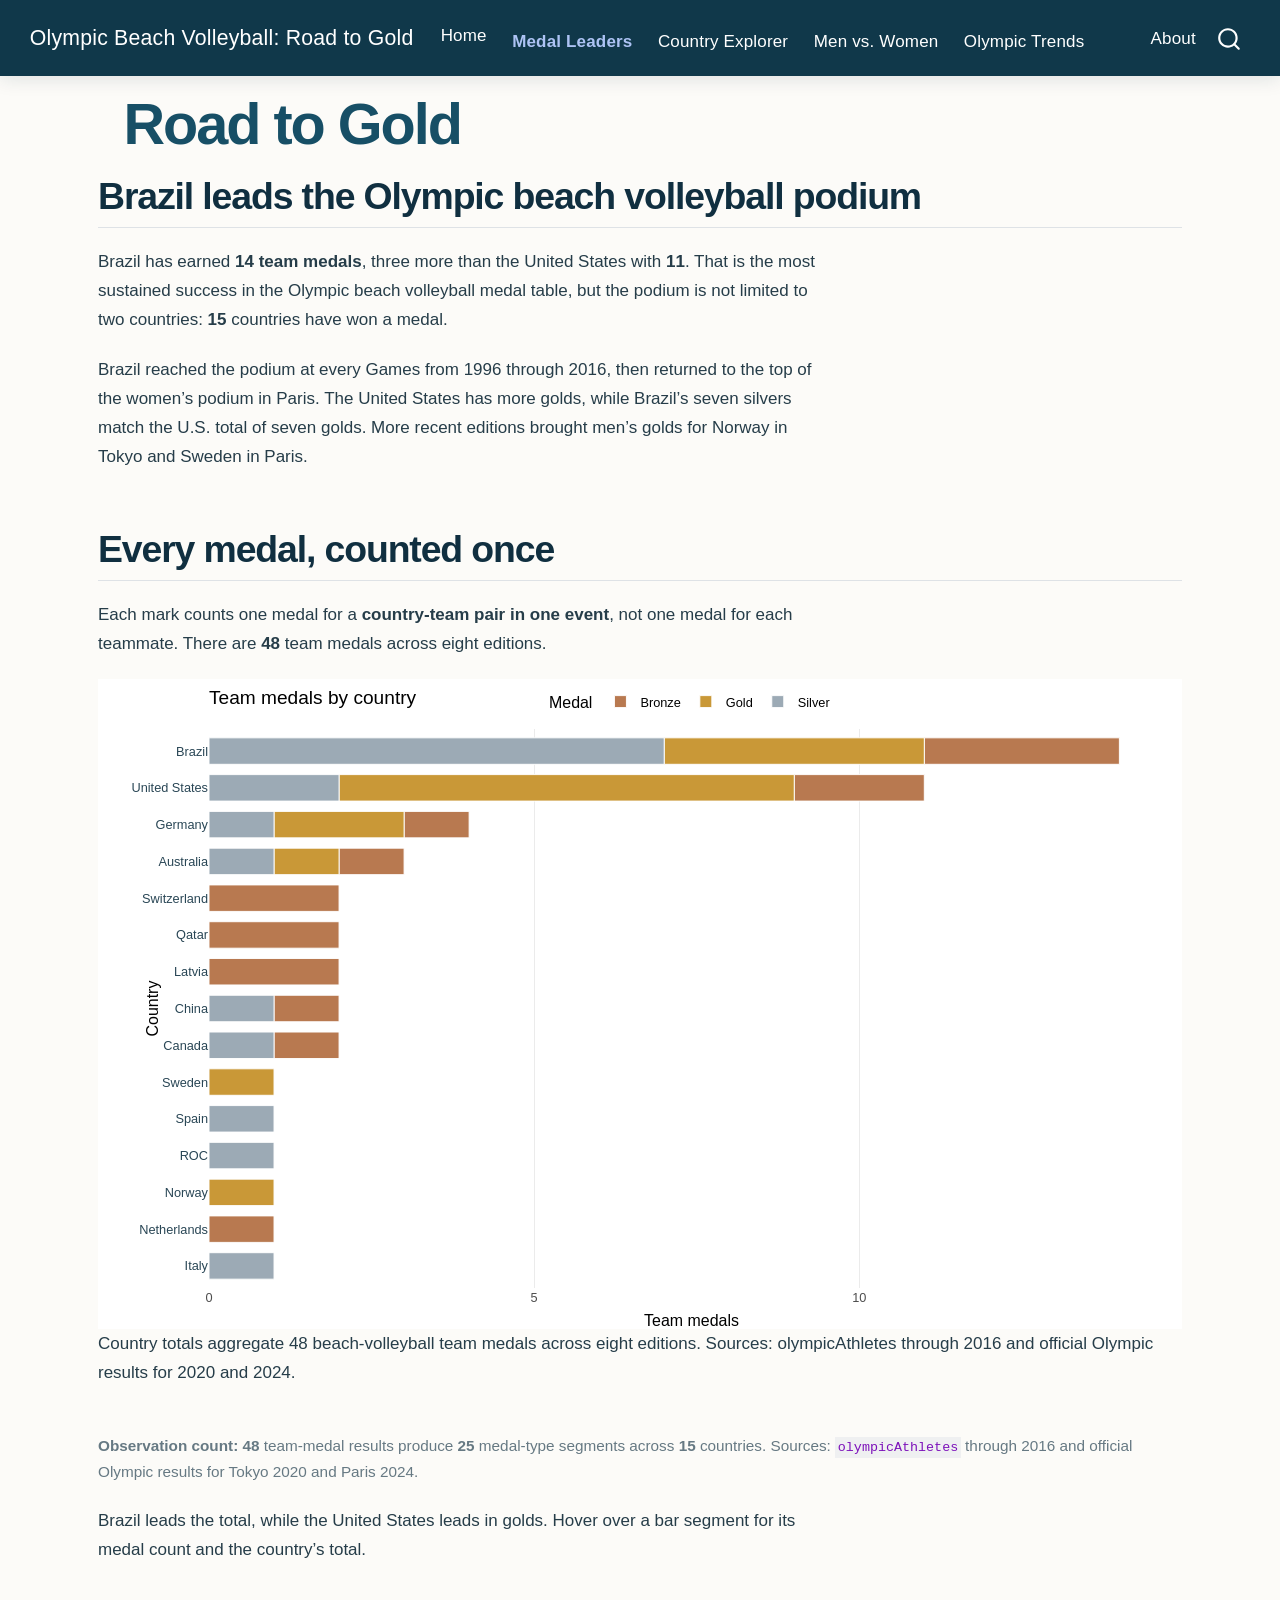
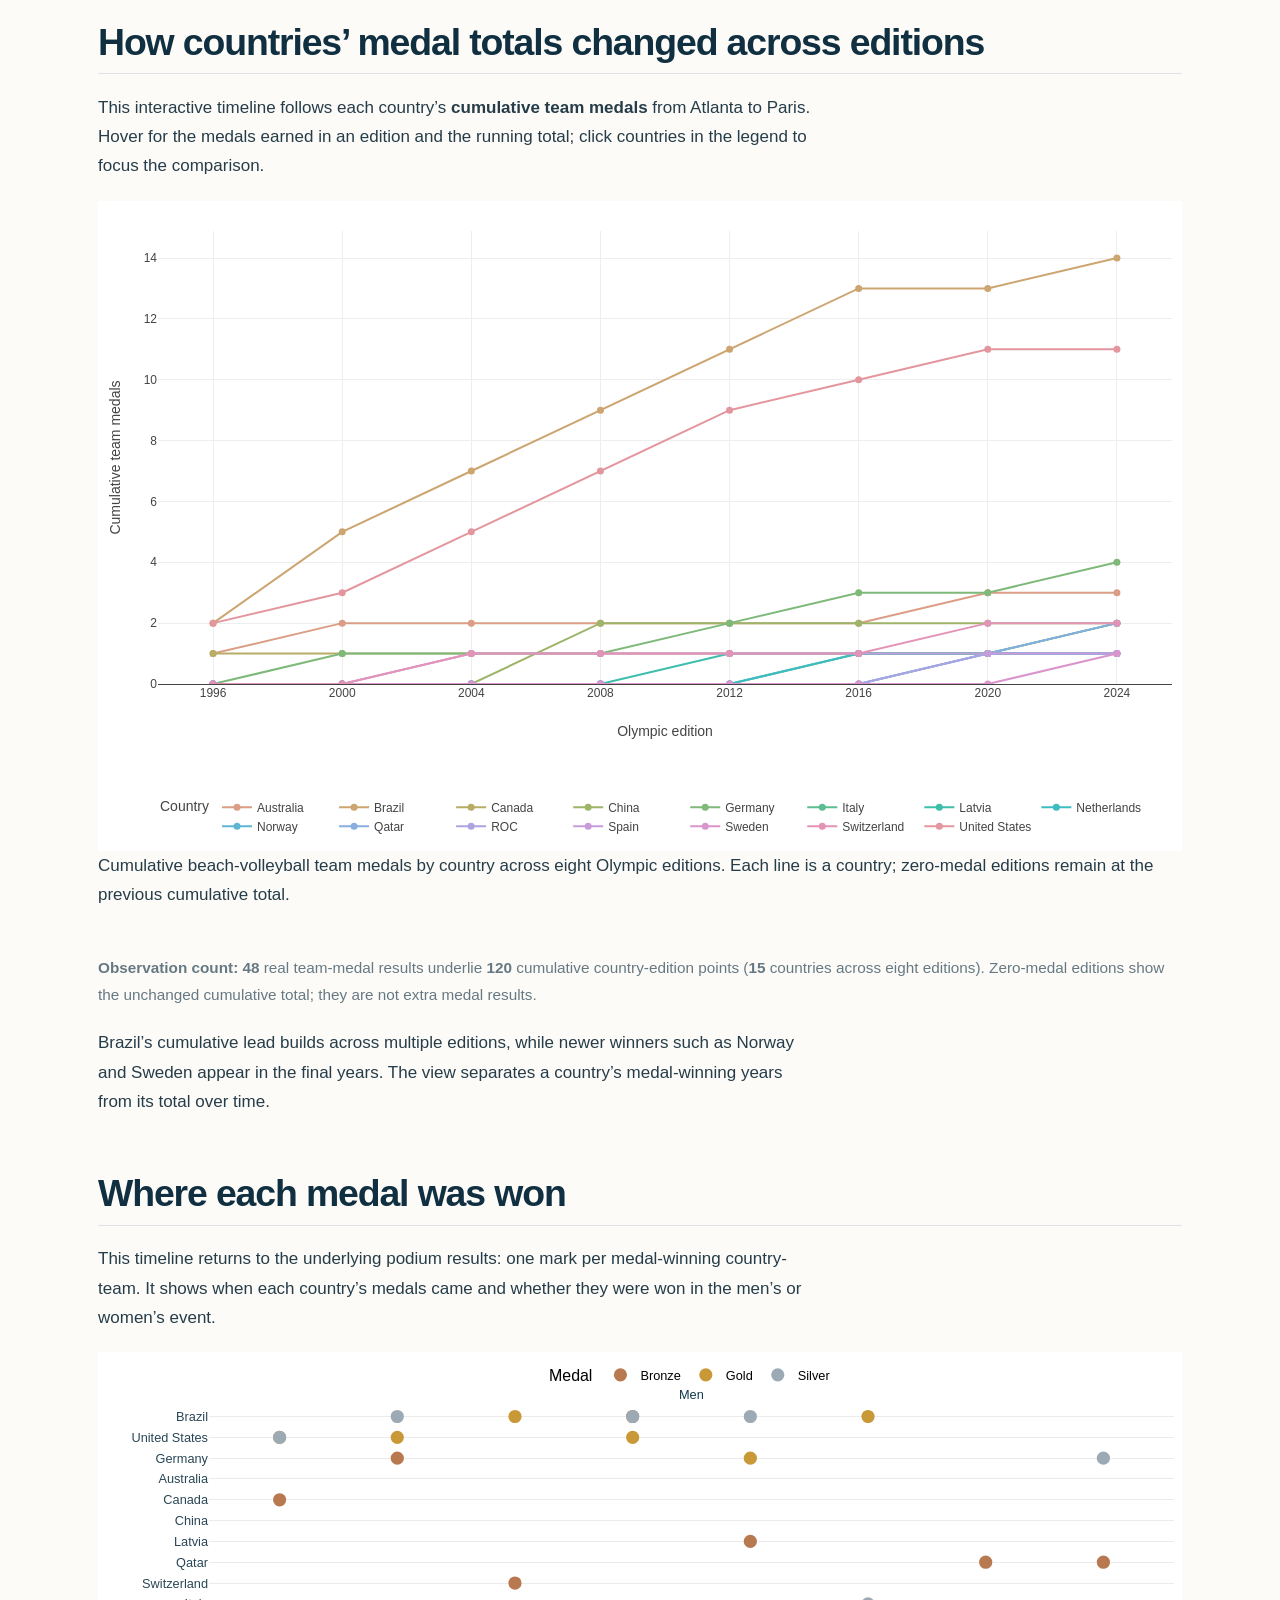
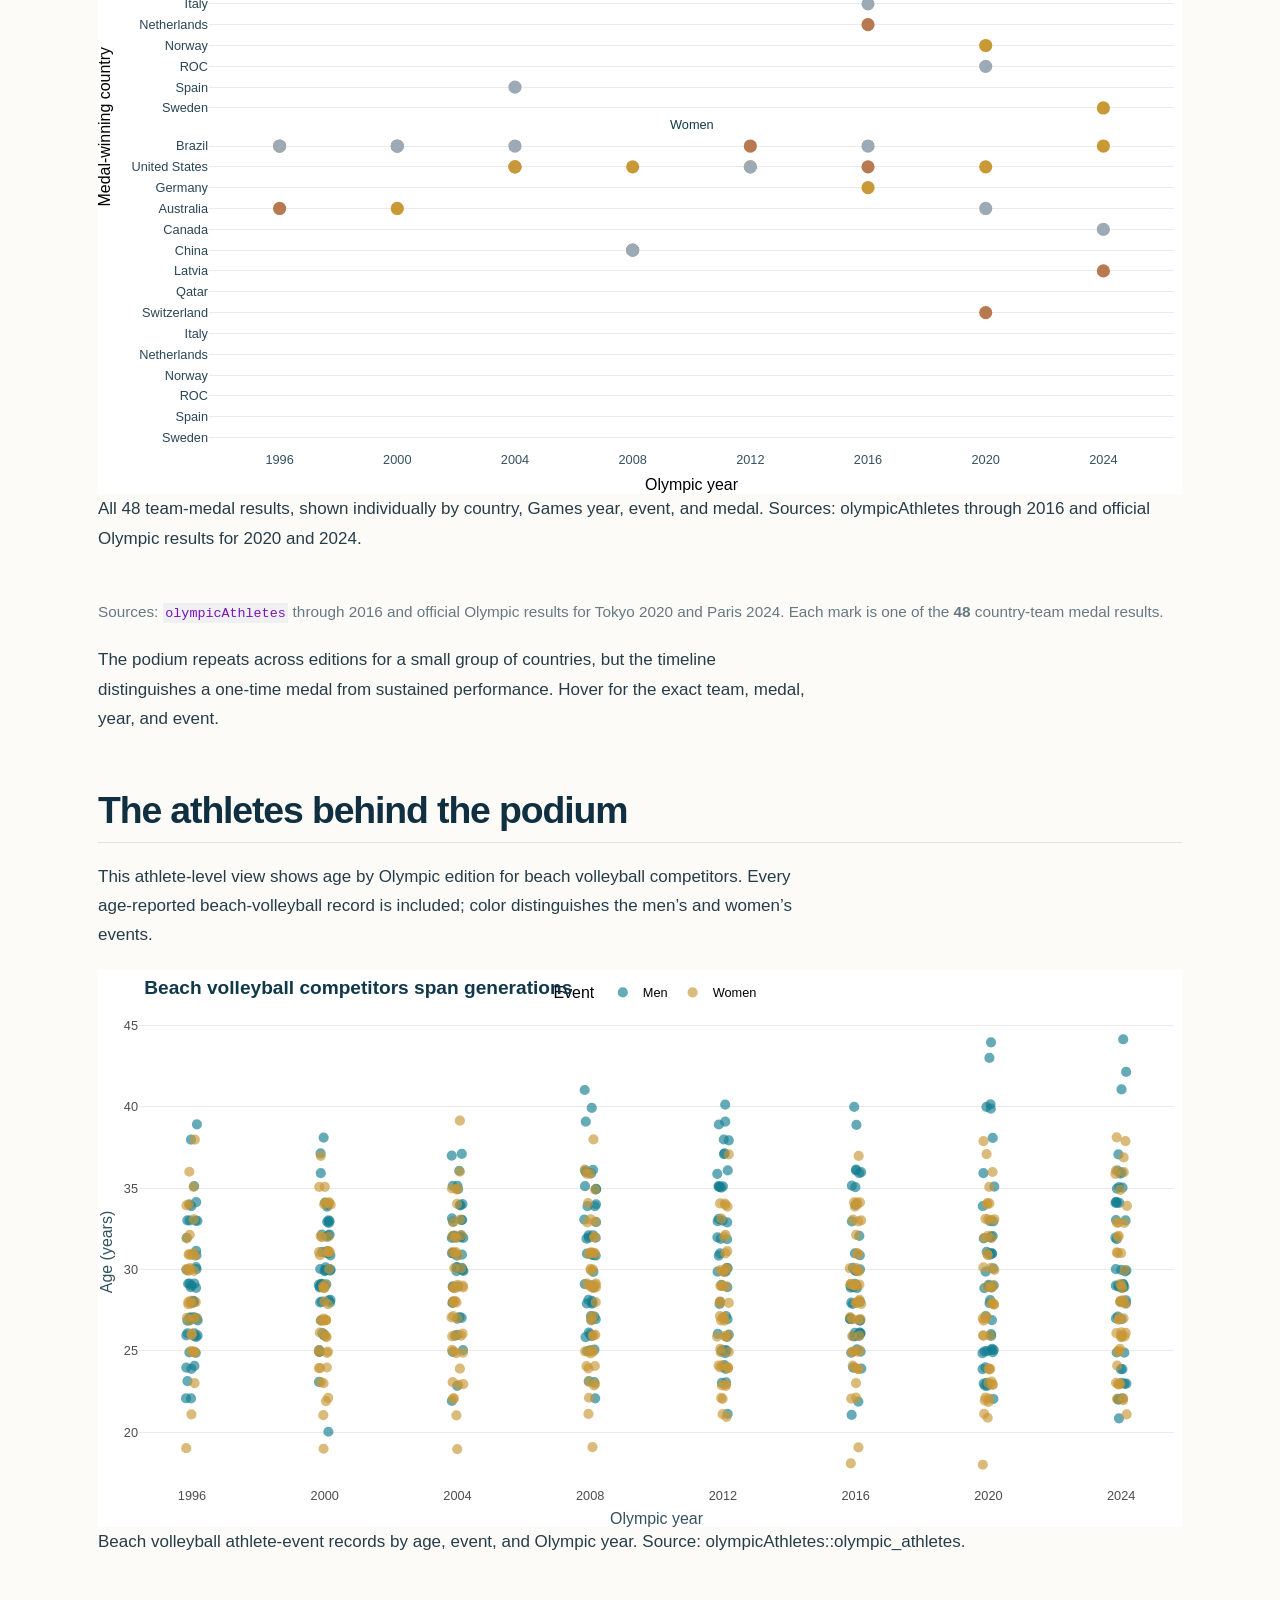
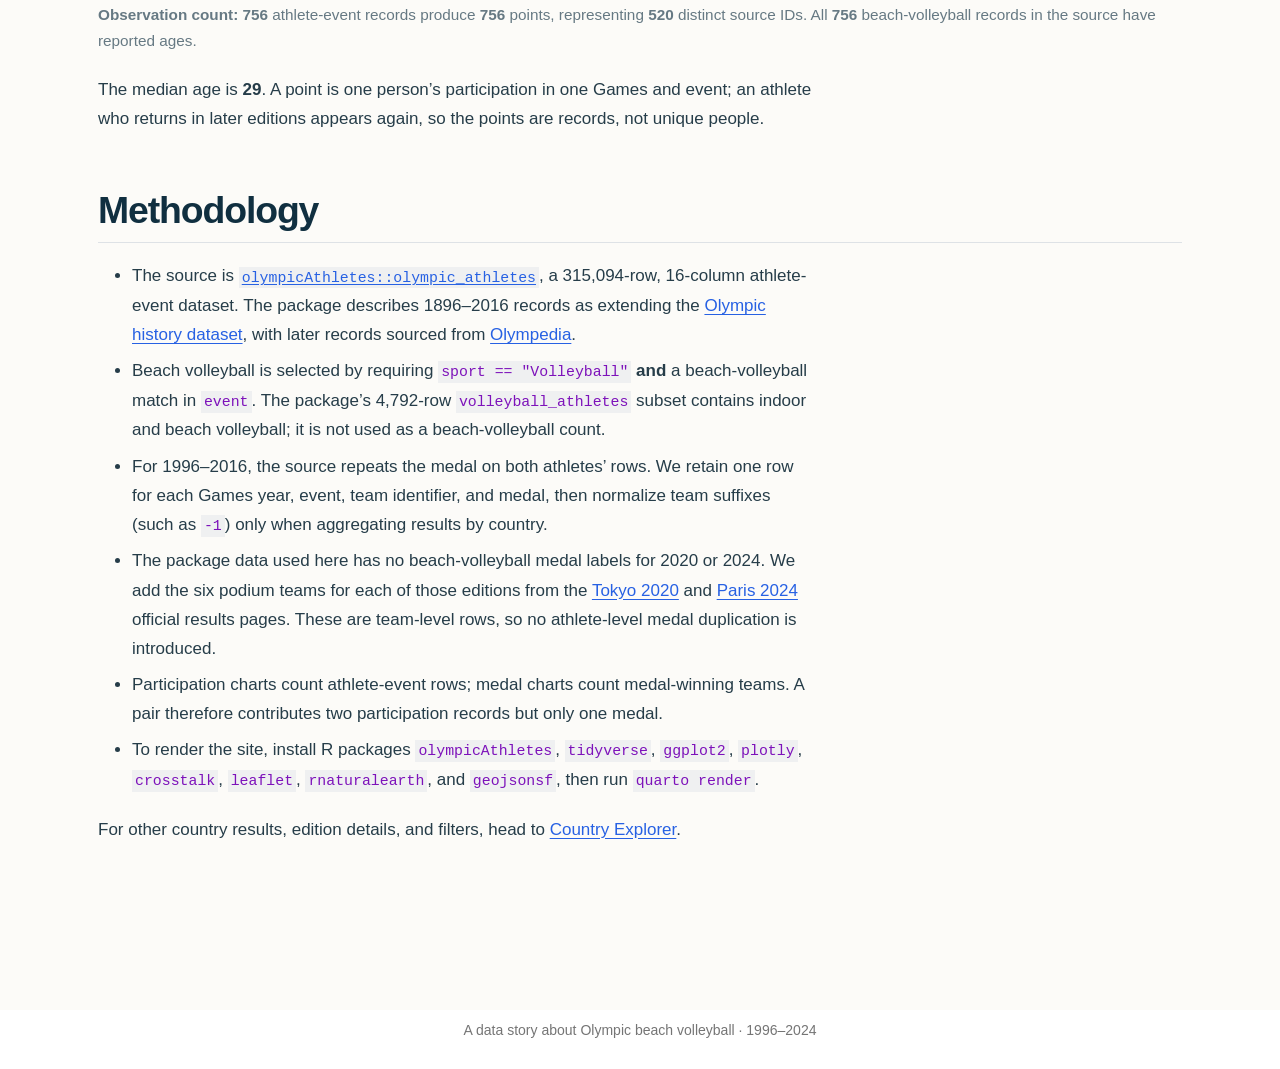
<file: road-to-gold.html>
<!DOCTYPE html>
<html xmlns="http://www.w3.org/1999/xhtml" lang="en" xml:lang="en"><head>

<meta charset="utf-8">
<meta name="generator" content="quarto-1.10.19">

<meta name="viewport" content="width=device-width, initial-scale=1.0, user-scalable=yes">


<title>Road to Gold – Olympic Beach Volleyball: Road to Gold</title>
<style>
/* Default styles provided by pandoc.
** See https://pandoc.org/MANUAL.html#variables-for-html for config info.
*/
span.smallcaps{font-variant: small-caps;}
div.columns{display: flex; gap: 1.5em;}
div.column{flex: auto;}
@media screen {
div.columns{gap: min(4vw, 1.5em);}
div.column{overflow-x: auto;}
}
div.hanging-indent{margin-left: 1.5em; text-indent: -1.5em;}
ul.task-list{list-style: none;}
ul.task-list li input[type="checkbox"] {
  width: 0.8em;
  margin: 0 0.8em 0.2em -1em; /* quarto-specific, see https://github.com/quarto-dev/quarto-cli/issues/4556 */ 
  vertical-align: middle;
}
</style>


<script src="site_libs/quarto-nav/quarto-nav.js"></script>
<script src="site_libs/quarto-nav/headroom.min.js"></script>
<script src="site_libs/clipboard/clipboard.min.js"></script>
<script src="site_libs/quarto-search/autocomplete.umd.js"></script>
<script src="site_libs/quarto-search/fuse.min.js"></script>
<script src="site_libs/quarto-search/quarto-search.js"></script>
<meta name="quarto:offset" content="./">
<script src="site_libs/quarto-html/quarto.js" type="module"></script>
<script src="site_libs/quarto-html/tabsets/tabsets.js" type="module"></script>
<script src="site_libs/quarto-html/popper.min.js"></script>
<script src="site_libs/quarto-html/tippy.umd.min.js"></script>
<script src="site_libs/quarto-html/anchor.min.js"></script>
<link href="site_libs/quarto-html/tippy.css" rel="stylesheet">
<link href="site_libs/quarto-html/quarto-syntax-highlighting-bf27225e3a48a9273f3daa8f8e829971.css" rel="stylesheet" id="quarto-text-highlighting-styles">
<script src="site_libs/bootstrap/bootstrap.min.js"></script>
<link href="site_libs/bootstrap/bootstrap-icons.css" rel="stylesheet">
<link href="site_libs/bootstrap/bootstrap-23932f46930b626f82bedd4deb6ab4ae.min.css" rel="stylesheet" append-hash="true" id="quarto-bootstrap" data-mode="light">
<script id="quarto-search-options" type="application/json">{
  "location": "navbar",
  "copy-button": false,
  "collapse-after": 3,
  "panel-placement": "end",
  "type": "overlay",
  "limit": 50,
  "keyboard-shortcut": [
    "f",
    "/",
    "s"
  ],
  "show-item-context": false,
  "language": {
    "search-no-results-text": "No results",
    "search-matching-documents-text": "matching documents",
    "search-copy-link-title": "Copy link to search",
    "search-hide-matches-text": "Hide additional matches",
    "search-more-match-text": "more match in this document",
    "search-more-matches-text": "more matches in this document",
    "search-clear-button-title": "Clear",
    "search-text-placeholder": "",
    "search-detached-cancel-button-title": "Cancel",
    "search-submit-button-title": "Submit",
    "search-label": "Search"
  }
}</script>
<style>html{ scroll-behavior: smooth; }</style>
<link href="site_libs/htmltools-fill-0.5.9/fill.css" rel="stylesheet">
<script src="site_libs/htmlwidgets-1.6.4/htmlwidgets.js"></script>
<script src="site_libs/plotly-binding-4.12.1/plotly.js"></script>
<script src="site_libs/typedarray-0.1/typedarray.min.js"></script>
<script src="site_libs/jquery-3.5.1/jquery.min.js"></script>
<link href="site_libs/crosstalk-1.2.2/css/crosstalk.min.css" rel="stylesheet">
<script src="site_libs/crosstalk-1.2.2/js/crosstalk.min.js"></script>
<link href="site_libs/plotly-htmlwidgets-css-2.25.2/plotly-htmlwidgets.css" rel="stylesheet">
<script src="site_libs/plotly-main-2.25.2/plotly-latest.min.js"></script>


<link rel="stylesheet" href="styles.css">
</head>

<body class="nav-fixed quarto-light">

<div id="quarto-search-results"></div>
  <header id="quarto-header" class="headroom fixed-top">
    <nav class="navbar navbar-expand-lg " data-bs-theme="dark">
      <div class="navbar-container container-fluid">
      <div class="navbar-brand-container mx-auto">
    <a class="navbar-brand" href="./index.html">
    <span class="navbar-title">Olympic Beach Volleyball: Road to Gold</span>
    </a>
  </div>
            <div id="quarto-search" class="" title="Search"></div>
          <button class="navbar-toggler" type="button" data-bs-toggle="collapse" data-bs-target="#navbarCollapse" aria-controls="navbarCollapse" role="menu" aria-expanded="false" aria-label="Toggle navigation" onclick="if (window.quartoToggleHeadroom) { window.quartoToggleHeadroom(); }">
  <span class="navbar-toggler-icon"></span>
</button>
          <div class="collapse navbar-collapse" id="navbarCollapse">
            <ul class="navbar-nav navbar-nav-scroll me-auto">
  <li class="nav-item">
    <a class="nav-link" href="./index.html"> 
<span class="menu-text">Home</span></a>
  </li>  
  <li class="nav-item">
    <a class="nav-link active" href="./road-to-gold.html" aria-current="page"> 
<span class="menu-text">Medal Leaders</span></a>
  </li>  
  <li class="nav-item">
    <a class="nav-link" href="./explore.html"> 
<span class="menu-text">Country Explorer</span></a>
  </li>  
  <li class="nav-item">
    <a class="nav-link" href="./men-vs-women.html"> 
<span class="menu-text">Men vs.&nbsp;Women</span></a>
  </li>  
  <li class="nav-item">
    <a class="nav-link" href="./olympic-trends.html"> 
<span class="menu-text">Olympic Trends</span></a>
  </li>  
</ul>
            <ul class="navbar-nav navbar-nav-scroll ms-auto">
  <li class="nav-item">
    <a class="nav-link" href="./about.html"> 
<span class="menu-text">About</span></a>
  </li>  
</ul>
          </div> <!-- /navcollapse -->
            <div class="quarto-navbar-tools">
</div>
      </div> <!-- /container-fluid -->
    </nav>
</header>
<!-- content -->
<div id="quarto-content" class="quarto-container page-columns page-rows-contents page-layout-full page-navbar">
<!-- sidebar -->
<!-- margin-sidebar -->
    
<!-- main -->
<main class="content column-page" id="quarto-document-content">

<header id="title-block-header" class="quarto-title-block default">
<div class="quarto-title">
<h1 class="title">Road to Gold</h1>
</div>



<div class="quarto-title-meta column-page">

    
  
    
  </div>
  


</header>


<section id="brazil-leads-the-olympic-beach-volleyball-podium" class="level2">
<h2 class="anchored" data-anchor-id="brazil-leads-the-olympic-beach-volleyball-podium">Brazil leads the Olympic beach volleyball podium</h2>
<p>Brazil has earned <strong>14 team medals</strong>, three more than the United States with <strong>11</strong>. That is the most sustained success in the Olympic beach volleyball medal table, but the podium is not limited to two countries: <strong>15</strong> countries have won a medal.</p>
<p>Brazil reached the podium at every Games from 1996 through 2016, then returned to the top of the women’s podium in Paris. The United States has more golds, while Brazil’s seven silvers match the U.S. total of seven golds. More recent editions brought men’s golds for Norway in Tokyo and Sweden in Paris.</p>
</section>
<section id="every-medal-counted-once" class="level2">
<h2 class="anchored" data-anchor-id="every-medal-counted-once">Every medal, counted once</h2>
<p>Each mark counts one medal for a <strong>country-team pair in one event</strong>, not one medal for each teammate. There are <strong>48</strong> team medals across eight editions.</p>
<div class="cell">
<div class="cell-output-display">
<div class="plotly html-widget html-fill-item" id="htmlwidget-c5b6df83778d3fcfe9de" style="width:100%;height:650px;"></div>
<script type="application/json" data-for="htmlwidget-c5b6df83778d3fcfe9de">{"x":{"data":[{"orientation":"v","width":[1,3,1,1,1,2,1,2,2,2],"base":[11.640000000000001,14.640000000000001,6.6399999999999997,7.6399999999999997,12.640000000000001,8.6400000000000006,1.6400000000000001,9.6400000000000006,10.640000000000001,13.640000000000001],"x":[2.5,12.5,1.5,1.5,3.5,1,0.5,1,1,10],"y":[0.71999999999999886,0.71999999999999886,0.72000000000000064,0.71999999999999975,0.71999999999999886,0.71999999999999886,0.71999999999999975,0.71999999999999886,0.71999999999999886,0.71999999999999886],"text":["Australia<br>Bronze: 1<br>Total team medals: 3","Brazil<br>Bronze: 3<br>Total team medals: 14","Canada<br>Bronze: 1<br>Total team medals: 2","China<br>Bronze: 1<br>Total team medals: 2","Germany<br>Bronze: 1<br>Total team medals: 4","Latvia<br>Bronze: 2<br>Total team medals: 2","Netherlands<br>Bronze: 1<br>Total team medals: 1","Qatar<br>Bronze: 2<br>Total team medals: 2","Switzerland<br>Bronze: 2<br>Total team medals: 2","United States<br>Bronze: 2<br>Total team medals: 11"],"type":"bar","textposition":"none","marker":{"autocolorscale":false,"color":"rgba(184,121,80,1)","line":{"width":0.94488188976377963,"color":"rgba(255,255,255,1)"}},"name":"Bronze","legendgroup":"Bronze","showlegend":true,"xaxis":"x","yaxis":"y","hoverinfo":"text","frame":null},{"orientation":"v","width":[1,4,2,1,1,7],"base":[11.640000000000001,14.640000000000001,12.640000000000001,2.6400000000000001,5.6399999999999997,13.640000000000001],"x":[1.5,9,2,0.5,0.5,5.5],"y":[0.71999999999999886,0.71999999999999886,0.71999999999999886,0.71999999999999975,0.72000000000000064,0.71999999999999886],"text":["Australia<br>Gold: 1<br>Total team medals: 3","Brazil<br>Gold: 4<br>Total team medals: 14","Germany<br>Gold: 2<br>Total team medals: 4","Norway<br>Gold: 1<br>Total team medals: 1","Sweden<br>Gold: 1<br>Total team medals: 1","United States<br>Gold: 7<br>Total team medals: 11"],"type":"bar","textposition":"none","marker":{"autocolorscale":false,"color":"rgba(201,152,55,1)","line":{"width":0.94488188976377963,"color":"rgba(255,255,255,1)"}},"name":"Gold","legendgroup":"Gold","showlegend":true,"xaxis":"x","yaxis":"y","hoverinfo":"text","frame":null},{"orientation":"v","width":[1,7,1,1,1,1,1,1,2],"base":[11.640000000000001,14.640000000000001,6.6399999999999997,7.6399999999999997,12.640000000000001,0.64000000000000001,3.6400000000000001,4.6399999999999997,13.640000000000001],"x":[0.5,3.5,0.5,0.5,0.5,0.5,0.5,0.5,1],"y":[0.71999999999999886,0.71999999999999886,0.72000000000000064,0.71999999999999975,0.71999999999999886,0.71999999999999986,0.7200000000000002,0.72000000000000064,0.71999999999999886],"text":["Australia<br>Silver: 1<br>Total team medals: 3","Brazil<br>Silver: 7<br>Total team medals: 14","Canada<br>Silver: 1<br>Total team medals: 2","China<br>Silver: 1<br>Total team medals: 2","Germany<br>Silver: 1<br>Total team medals: 4","Italy<br>Silver: 1<br>Total team medals: 1","ROC<br>Silver: 1<br>Total team medals: 1","Spain<br>Silver: 1<br>Total team medals: 1","United States<br>Silver: 2<br>Total team medals: 11"],"type":"bar","textposition":"none","marker":{"autocolorscale":false,"color":"rgba(156,170,181,1)","line":{"width":0.94488188976377963,"color":"rgba(255,255,255,1)"}},"name":"Silver","legendgroup":"Silver","showlegend":true,"xaxis":"x","yaxis":"y","hoverinfo":"text","frame":null}],"layout":{"margin":{"t":43.098381070983812,"r":7.9701120797011216,"b":40.647571606475722,"l":110.78455790784564},"paper_bgcolor":"rgba(255,255,255,1)","font":{"color":"rgba(0,0,0,1)","family":"","size":15.940224159402243},"title":{"text":"Team medals by country","font":{"color":"rgba(0,0,0,1)","family":"","size":19.128268991282692},"x":0,"xref":"paper"},"xaxis":{"domain":[0,1],"automargin":true,"type":"linear","autorange":false,"range":[0,14.84],"tickmode":"array","ticktext":["0","5","10"],"tickvals":[0,5,10],"categoryorder":"array","categoryarray":["0","5","10"],"nticks":null,"ticks":"","tickcolor":null,"ticklen":3.9850560398505608,"tickwidth":0,"showticklabels":true,"tickfont":{"color":"rgba(77,77,77,1)","family":"","size":12.7521793275218},"tickangle":-0,"showline":false,"linecolor":null,"linewidth":0,"showgrid":true,"gridcolor":"rgba(235,235,235,1)","gridwidth":0.72455564360919278,"zeroline":false,"anchor":"y","title":{"text":"Team medals","font":{"color":"rgba(0,0,0,1)","family":"","size":15.940224159402243}},"hoverformat":".2f"},"yaxis":{"domain":[0,1],"automargin":true,"type":"linear","autorange":false,"range":[0.40000000000000002,15.6],"tickmode":"array","ticktext":["Italy","Netherlands","Norway","ROC","Spain","Sweden","Canada","China","Latvia","Qatar","Switzerland","Australia","Germany","United States","Brazil"],"tickvals":[1,2,3,4,5,6,7,8,9,10,11,12,13,14,15],"categoryorder":"array","categoryarray":["Italy","Netherlands","Norway","ROC","Spain","Sweden","Canada","China","Latvia","Qatar","Switzerland","Australia","Germany","United States","Brazil"],"nticks":null,"ticks":"","tickcolor":null,"ticklen":3.9850560398505608,"tickwidth":0,"showticklabels":true,"tickfont":{"color":"rgba(41,70,85,1)","family":"","size":12.7521793275218},"tickangle":-0,"showline":false,"linecolor":null,"linewidth":0,"showgrid":false,"gridcolor":null,"gridwidth":0,"zeroline":false,"anchor":"x","title":{"text":"Country","font":{"color":"rgba(0,0,0,1)","family":"","size":15.940224159402243}},"hoverformat":".2f"},"shapes":[],"showlegend":true,"legend":{"bgcolor":null,"bordercolor":null,"borderwidth":0,"font":{"color":"rgba(0,0,0,1)","family":"","size":12.7521793275218},"orientation":"h","x":0.5,"y":1.02,"xanchor":"center","yanchor":"bottom","title":{"text":"Medal","font":{"color":"rgba(0,0,0,1)","family":"","size":15.940224159402243}}},"hovermode":"closest","barmode":"relative"},"config":{"doubleClick":"reset","modeBarButtonsToAdd":["hoverclosest","hovercompare"],"showSendToCloud":false},"source":"A","attrs":{"cf59e4cebeb":{"x":{},"y":{},"fill":{},"text":{},"type":"bar"}},"cur_data":"cf59e4cebeb","visdat":{"cf59e4cebeb":["function (y) ","x"]},"highlight":{"on":"plotly_click","persistent":false,"dynamic":false,"selectize":false,"opacityDim":0.20000000000000001,"selected":{"opacity":1},"debounce":0},"shinyEvents":["plotly_hover","plotly_click","plotly_selected","plotly_relayout","plotly_brushed","plotly_brushing","plotly_clickannotation","plotly_doubleclick","plotly_deselect","plotly_afterplot","plotly_sunburstclick"],"base_url":"https://plot.ly"},"evals":[],"jsHooks":[]}</script>
<p>Country totals aggregate 48 beach-volleyball team medals across eight editions. Sources: olympicAthletes through 2016 and official Olympic results for 2020 and 2024.</p>
</div>
</div>
<div class="source-note">
<p><strong>Observation count:</strong> <strong>48</strong> team-medal results produce <strong>25</strong> medal-type segments across <strong>15</strong> countries. Sources: <code>olympicAthletes</code> through 2016 and official Olympic results for Tokyo 2020 and Paris 2024.</p>
</div>
<p>Brazil leads the total, while the United States leads in golds. Hover over a bar segment for its medal count and the country’s total.</p>
</section>
<section id="how-countries-medal-totals-changed-across-editions" class="level2">
<h2 class="anchored" data-anchor-id="how-countries-medal-totals-changed-across-editions">How countries’ medal totals changed across editions</h2>
<p>This interactive timeline follows each country’s <strong>cumulative team medals</strong> from Atlanta to Paris. Hover for the medals earned in an edition and the running total; click countries in the legend to focus the comparison.</p>
<div class="cell">
<div class="cell-output-display">
<div class="plotly html-widget html-fill-item" id="htmlwidget-0244d0631aff28b1e119" style="width:100%;height:650px;"></div>
<script type="application/json" data-for="htmlwidget-0244d0631aff28b1e119">{"x":{"visdat":{"cf595c2144e4":["function () ","plotlyVisDat"]},"cur_data":"cf595c2144e4","attrs":{"cf595c2144e4":{"x":{},"y":{},"mode":"lines+markers","text":{},"hoverinfo":"text","marker":{"size":7},"line":{"width":2},"color":{},"split":{},"colors":["#DB9D85","#CCA570","#B7AD65","#9DB469","#7EB97A","#5CBD92","#3DBEAB","#3DBCC2","#5FB6D4","#87AEDF","#ACA4E2","#C89BDB","#DA95CC","#E393B7","#E3969E"],"alpha_stroke":1,"sizes":[10,100],"spans":[1,20],"type":"scatter"}},"layout":{"margin":{"b":115,"l":60,"t":30,"r":10},"xaxis":{"domain":[0,1],"automargin":true,"title":"Olympic edition","tickmode":"array","tickvals":[1996,2000,2004,2008,2012,2016,2020,2024]},"yaxis":{"domain":[0,1],"automargin":true,"title":"Cumulative team medals","rangemode":"tozero"},"legend":{"title":{"text":"Country"},"orientation":"h","x":0,"y":-0.23999999999999999},"hovermode":"closest","showlegend":true},"source":"A","config":{"modeBarButtonsToAdd":["hoverclosest","hovercompare"],"showSendToCloud":false},"data":[{"x":[1996,2000,2004,2008,2012,2016,2020,2024],"y":[1,2,2,2,2,2,3,3],"mode":"lines+markers","text":["<b>Australia<\/b><br>Olympic year: 1996<br>Team medals this edition: 1<br>Cumulative team medals: 1","<b>Australia<\/b><br>Olympic year: 2000<br>Team medals this edition: 1<br>Cumulative team medals: 2","<b>Australia<\/b><br>Olympic year: 2004<br>Team medals this edition: 0<br>Cumulative team medals: 2","<b>Australia<\/b><br>Olympic year: 2008<br>Team medals this edition: 0<br>Cumulative team medals: 2","<b>Australia<\/b><br>Olympic year: 2012<br>Team medals this edition: 0<br>Cumulative team medals: 2","<b>Australia<\/b><br>Olympic year: 2016<br>Team medals this edition: 0<br>Cumulative team medals: 2","<b>Australia<\/b><br>Olympic year: 2020<br>Team medals this edition: 1<br>Cumulative team medals: 3","<b>Australia<\/b><br>Olympic year: 2024<br>Team medals this edition: 0<br>Cumulative team medals: 3"],"hoverinfo":["text","text","text","text","text","text","text","text"],"marker":{"color":"rgba(219,157,133,1)","size":7,"line":{"color":"rgba(219,157,133,1)"}},"line":{"color":"rgba(219,157,133,1)","width":2},"type":"scatter","name":"Australia","textfont":{"color":"rgba(219,157,133,1)"},"error_y":{"color":"rgba(219,157,133,1)"},"error_x":{"color":"rgba(219,157,133,1)"},"xaxis":"x","yaxis":"y","frame":null},{"x":[1996,2000,2004,2008,2012,2016,2020,2024],"y":[2,5,7,9,11,13,13,14],"mode":"lines+markers","text":["<b>Brazil<\/b><br>Olympic year: 1996<br>Team medals this edition: 2<br>Cumulative team medals: 2","<b>Brazil<\/b><br>Olympic year: 2000<br>Team medals this edition: 3<br>Cumulative team medals: 5","<b>Brazil<\/b><br>Olympic year: 2004<br>Team medals this edition: 2<br>Cumulative team medals: 7","<b>Brazil<\/b><br>Olympic year: 2008<br>Team medals this edition: 2<br>Cumulative team medals: 9","<b>Brazil<\/b><br>Olympic year: 2012<br>Team medals this edition: 2<br>Cumulative team medals: 11","<b>Brazil<\/b><br>Olympic year: 2016<br>Team medals this edition: 2<br>Cumulative team medals: 13","<b>Brazil<\/b><br>Olympic year: 2020<br>Team medals this edition: 0<br>Cumulative team medals: 13","<b>Brazil<\/b><br>Olympic year: 2024<br>Team medals this edition: 1<br>Cumulative team medals: 14"],"hoverinfo":["text","text","text","text","text","text","text","text"],"marker":{"color":"rgba(204,165,112,1)","size":7,"line":{"color":"rgba(204,165,112,1)"}},"line":{"color":"rgba(204,165,112,1)","width":2},"type":"scatter","name":"Brazil","textfont":{"color":"rgba(204,165,112,1)"},"error_y":{"color":"rgba(204,165,112,1)"},"error_x":{"color":"rgba(204,165,112,1)"},"xaxis":"x","yaxis":"y","frame":null},{"x":[1996,2000,2004,2008,2012,2016,2020,2024],"y":[1,1,1,1,1,1,1,2],"mode":"lines+markers","text":["<b>Canada<\/b><br>Olympic year: 1996<br>Team medals this edition: 1<br>Cumulative team medals: 1","<b>Canada<\/b><br>Olympic year: 2000<br>Team medals this edition: 0<br>Cumulative team medals: 1","<b>Canada<\/b><br>Olympic year: 2004<br>Team medals this edition: 0<br>Cumulative team medals: 1","<b>Canada<\/b><br>Olympic year: 2008<br>Team medals this edition: 0<br>Cumulative team medals: 1","<b>Canada<\/b><br>Olympic year: 2012<br>Team medals this edition: 0<br>Cumulative team medals: 1","<b>Canada<\/b><br>Olympic year: 2016<br>Team medals this edition: 0<br>Cumulative team medals: 1","<b>Canada<\/b><br>Olympic year: 2020<br>Team medals this edition: 0<br>Cumulative team medals: 1","<b>Canada<\/b><br>Olympic year: 2024<br>Team medals this edition: 1<br>Cumulative team medals: 2"],"hoverinfo":["text","text","text","text","text","text","text","text"],"marker":{"color":"rgba(183,173,101,1)","size":7,"line":{"color":"rgba(183,173,101,1)"}},"line":{"color":"rgba(183,173,101,1)","width":2},"type":"scatter","name":"Canada","textfont":{"color":"rgba(183,173,101,1)"},"error_y":{"color":"rgba(183,173,101,1)"},"error_x":{"color":"rgba(183,173,101,1)"},"xaxis":"x","yaxis":"y","frame":null},{"x":[1996,2000,2004,2008,2012,2016,2020,2024],"y":[0,0,0,2,2,2,2,2],"mode":"lines+markers","text":["<b>China<\/b><br>Olympic year: 1996<br>Team medals this edition: 0<br>Cumulative team medals: 0","<b>China<\/b><br>Olympic year: 2000<br>Team medals this edition: 0<br>Cumulative team medals: 0","<b>China<\/b><br>Olympic year: 2004<br>Team medals this edition: 0<br>Cumulative team medals: 0","<b>China<\/b><br>Olympic year: 2008<br>Team medals this edition: 2<br>Cumulative team medals: 2","<b>China<\/b><br>Olympic year: 2012<br>Team medals this edition: 0<br>Cumulative team medals: 2","<b>China<\/b><br>Olympic year: 2016<br>Team medals this edition: 0<br>Cumulative team medals: 2","<b>China<\/b><br>Olympic year: 2020<br>Team medals this edition: 0<br>Cumulative team medals: 2","<b>China<\/b><br>Olympic year: 2024<br>Team medals this edition: 0<br>Cumulative team medals: 2"],"hoverinfo":["text","text","text","text","text","text","text","text"],"marker":{"color":"rgba(157,180,105,1)","size":7,"line":{"color":"rgba(157,180,105,1)"}},"line":{"color":"rgba(157,180,105,1)","width":2},"type":"scatter","name":"China","textfont":{"color":"rgba(157,180,105,1)"},"error_y":{"color":"rgba(157,180,105,1)"},"error_x":{"color":"rgba(157,180,105,1)"},"xaxis":"x","yaxis":"y","frame":null},{"x":[1996,2000,2004,2008,2012,2016,2020,2024],"y":[0,1,1,1,2,3,3,4],"mode":"lines+markers","text":["<b>Germany<\/b><br>Olympic year: 1996<br>Team medals this edition: 0<br>Cumulative team medals: 0","<b>Germany<\/b><br>Olympic year: 2000<br>Team medals this edition: 1<br>Cumulative team medals: 1","<b>Germany<\/b><br>Olympic year: 2004<br>Team medals this edition: 0<br>Cumulative team medals: 1","<b>Germany<\/b><br>Olympic year: 2008<br>Team medals this edition: 0<br>Cumulative team medals: 1","<b>Germany<\/b><br>Olympic year: 2012<br>Team medals this edition: 1<br>Cumulative team medals: 2","<b>Germany<\/b><br>Olympic year: 2016<br>Team medals this edition: 1<br>Cumulative team medals: 3","<b>Germany<\/b><br>Olympic year: 2020<br>Team medals this edition: 0<br>Cumulative team medals: 3","<b>Germany<\/b><br>Olympic year: 2024<br>Team medals this edition: 1<br>Cumulative team medals: 4"],"hoverinfo":["text","text","text","text","text","text","text","text"],"marker":{"color":"rgba(126,185,122,1)","size":7,"line":{"color":"rgba(126,185,122,1)"}},"line":{"color":"rgba(126,185,122,1)","width":2},"type":"scatter","name":"Germany","textfont":{"color":"rgba(126,185,122,1)"},"error_y":{"color":"rgba(126,185,122,1)"},"error_x":{"color":"rgba(126,185,122,1)"},"xaxis":"x","yaxis":"y","frame":null},{"x":[1996,2000,2004,2008,2012,2016,2020,2024],"y":[0,0,0,0,0,1,1,1],"mode":"lines+markers","text":["<b>Italy<\/b><br>Olympic year: 1996<br>Team medals this edition: 0<br>Cumulative team medals: 0","<b>Italy<\/b><br>Olympic year: 2000<br>Team medals this edition: 0<br>Cumulative team medals: 0","<b>Italy<\/b><br>Olympic year: 2004<br>Team medals this edition: 0<br>Cumulative team medals: 0","<b>Italy<\/b><br>Olympic year: 2008<br>Team medals this edition: 0<br>Cumulative team medals: 0","<b>Italy<\/b><br>Olympic year: 2012<br>Team medals this edition: 0<br>Cumulative team medals: 0","<b>Italy<\/b><br>Olympic year: 2016<br>Team medals this edition: 1<br>Cumulative team medals: 1","<b>Italy<\/b><br>Olympic year: 2020<br>Team medals this edition: 0<br>Cumulative team medals: 1","<b>Italy<\/b><br>Olympic year: 2024<br>Team medals this edition: 0<br>Cumulative team medals: 1"],"hoverinfo":["text","text","text","text","text","text","text","text"],"marker":{"color":"rgba(92,189,146,1)","size":7,"line":{"color":"rgba(92,189,146,1)"}},"line":{"color":"rgba(92,189,146,1)","width":2},"type":"scatter","name":"Italy","textfont":{"color":"rgba(92,189,146,1)"},"error_y":{"color":"rgba(92,189,146,1)"},"error_x":{"color":"rgba(92,189,146,1)"},"xaxis":"x","yaxis":"y","frame":null},{"x":[1996,2000,2004,2008,2012,2016,2020,2024],"y":[0,0,0,0,1,1,1,2],"mode":"lines+markers","text":["<b>Latvia<\/b><br>Olympic year: 1996<br>Team medals this edition: 0<br>Cumulative team medals: 0","<b>Latvia<\/b><br>Olympic year: 2000<br>Team medals this edition: 0<br>Cumulative team medals: 0","<b>Latvia<\/b><br>Olympic year: 2004<br>Team medals this edition: 0<br>Cumulative team medals: 0","<b>Latvia<\/b><br>Olympic year: 2008<br>Team medals this edition: 0<br>Cumulative team medals: 0","<b>Latvia<\/b><br>Olympic year: 2012<br>Team medals this edition: 1<br>Cumulative team medals: 1","<b>Latvia<\/b><br>Olympic year: 2016<br>Team medals this edition: 0<br>Cumulative team medals: 1","<b>Latvia<\/b><br>Olympic year: 2020<br>Team medals this edition: 0<br>Cumulative team medals: 1","<b>Latvia<\/b><br>Olympic year: 2024<br>Team medals this edition: 1<br>Cumulative team medals: 2"],"hoverinfo":["text","text","text","text","text","text","text","text"],"marker":{"color":"rgba(61,190,171,1)","size":7,"line":{"color":"rgba(61,190,171,1)"}},"line":{"color":"rgba(61,190,171,1)","width":2},"type":"scatter","name":"Latvia","textfont":{"color":"rgba(61,190,171,1)"},"error_y":{"color":"rgba(61,190,171,1)"},"error_x":{"color":"rgba(61,190,171,1)"},"xaxis":"x","yaxis":"y","frame":null},{"x":[1996,2000,2004,2008,2012,2016,2020,2024],"y":[0,0,0,0,0,1,1,1],"mode":"lines+markers","text":["<b>Netherlands<\/b><br>Olympic year: 1996<br>Team medals this edition: 0<br>Cumulative team medals: 0","<b>Netherlands<\/b><br>Olympic year: 2000<br>Team medals this edition: 0<br>Cumulative team medals: 0","<b>Netherlands<\/b><br>Olympic year: 2004<br>Team medals this edition: 0<br>Cumulative team medals: 0","<b>Netherlands<\/b><br>Olympic year: 2008<br>Team medals this edition: 0<br>Cumulative team medals: 0","<b>Netherlands<\/b><br>Olympic year: 2012<br>Team medals this edition: 0<br>Cumulative team medals: 0","<b>Netherlands<\/b><br>Olympic year: 2016<br>Team medals this edition: 1<br>Cumulative team medals: 1","<b>Netherlands<\/b><br>Olympic year: 2020<br>Team medals this edition: 0<br>Cumulative team medals: 1","<b>Netherlands<\/b><br>Olympic year: 2024<br>Team medals this edition: 0<br>Cumulative team medals: 1"],"hoverinfo":["text","text","text","text","text","text","text","text"],"marker":{"color":"rgba(61,188,194,1)","size":7,"line":{"color":"rgba(61,188,194,1)"}},"line":{"color":"rgba(61,188,194,1)","width":2},"type":"scatter","name":"Netherlands","textfont":{"color":"rgba(61,188,194,1)"},"error_y":{"color":"rgba(61,188,194,1)"},"error_x":{"color":"rgba(61,188,194,1)"},"xaxis":"x","yaxis":"y","frame":null},{"x":[1996,2000,2004,2008,2012,2016,2020,2024],"y":[0,0,0,0,0,0,1,1],"mode":"lines+markers","text":["<b>Norway<\/b><br>Olympic year: 1996<br>Team medals this edition: 0<br>Cumulative team medals: 0","<b>Norway<\/b><br>Olympic year: 2000<br>Team medals this edition: 0<br>Cumulative team medals: 0","<b>Norway<\/b><br>Olympic year: 2004<br>Team medals this edition: 0<br>Cumulative team medals: 0","<b>Norway<\/b><br>Olympic year: 2008<br>Team medals this edition: 0<br>Cumulative team medals: 0","<b>Norway<\/b><br>Olympic year: 2012<br>Team medals this edition: 0<br>Cumulative team medals: 0","<b>Norway<\/b><br>Olympic year: 2016<br>Team medals this edition: 0<br>Cumulative team medals: 0","<b>Norway<\/b><br>Olympic year: 2020<br>Team medals this edition: 1<br>Cumulative team medals: 1","<b>Norway<\/b><br>Olympic year: 2024<br>Team medals this edition: 0<br>Cumulative team medals: 1"],"hoverinfo":["text","text","text","text","text","text","text","text"],"marker":{"color":"rgba(95,182,212,1)","size":7,"line":{"color":"rgba(95,182,212,1)"}},"line":{"color":"rgba(95,182,212,1)","width":2},"type":"scatter","name":"Norway","textfont":{"color":"rgba(95,182,212,1)"},"error_y":{"color":"rgba(95,182,212,1)"},"error_x":{"color":"rgba(95,182,212,1)"},"xaxis":"x","yaxis":"y","frame":null},{"x":[1996,2000,2004,2008,2012,2016,2020,2024],"y":[0,0,0,0,0,0,1,2],"mode":"lines+markers","text":["<b>Qatar<\/b><br>Olympic year: 1996<br>Team medals this edition: 0<br>Cumulative team medals: 0","<b>Qatar<\/b><br>Olympic year: 2000<br>Team medals this edition: 0<br>Cumulative team medals: 0","<b>Qatar<\/b><br>Olympic year: 2004<br>Team medals this edition: 0<br>Cumulative team medals: 0","<b>Qatar<\/b><br>Olympic year: 2008<br>Team medals this edition: 0<br>Cumulative team medals: 0","<b>Qatar<\/b><br>Olympic year: 2012<br>Team medals this edition: 0<br>Cumulative team medals: 0","<b>Qatar<\/b><br>Olympic year: 2016<br>Team medals this edition: 0<br>Cumulative team medals: 0","<b>Qatar<\/b><br>Olympic year: 2020<br>Team medals this edition: 1<br>Cumulative team medals: 1","<b>Qatar<\/b><br>Olympic year: 2024<br>Team medals this edition: 1<br>Cumulative team medals: 2"],"hoverinfo":["text","text","text","text","text","text","text","text"],"marker":{"color":"rgba(135,174,223,1)","size":7,"line":{"color":"rgba(135,174,223,1)"}},"line":{"color":"rgba(135,174,223,1)","width":2},"type":"scatter","name":"Qatar","textfont":{"color":"rgba(135,174,223,1)"},"error_y":{"color":"rgba(135,174,223,1)"},"error_x":{"color":"rgba(135,174,223,1)"},"xaxis":"x","yaxis":"y","frame":null},{"x":[1996,2000,2004,2008,2012,2016,2020,2024],"y":[0,0,0,0,0,0,1,1],"mode":"lines+markers","text":["<b>ROC<\/b><br>Olympic year: 1996<br>Team medals this edition: 0<br>Cumulative team medals: 0","<b>ROC<\/b><br>Olympic year: 2000<br>Team medals this edition: 0<br>Cumulative team medals: 0","<b>ROC<\/b><br>Olympic year: 2004<br>Team medals this edition: 0<br>Cumulative team medals: 0","<b>ROC<\/b><br>Olympic year: 2008<br>Team medals this edition: 0<br>Cumulative team medals: 0","<b>ROC<\/b><br>Olympic year: 2012<br>Team medals this edition: 0<br>Cumulative team medals: 0","<b>ROC<\/b><br>Olympic year: 2016<br>Team medals this edition: 0<br>Cumulative team medals: 0","<b>ROC<\/b><br>Olympic year: 2020<br>Team medals this edition: 1<br>Cumulative team medals: 1","<b>ROC<\/b><br>Olympic year: 2024<br>Team medals this edition: 0<br>Cumulative team medals: 1"],"hoverinfo":["text","text","text","text","text","text","text","text"],"marker":{"color":"rgba(172,164,226,1)","size":7,"line":{"color":"rgba(172,164,226,1)"}},"line":{"color":"rgba(172,164,226,1)","width":2},"type":"scatter","name":"ROC","textfont":{"color":"rgba(172,164,226,1)"},"error_y":{"color":"rgba(172,164,226,1)"},"error_x":{"color":"rgba(172,164,226,1)"},"xaxis":"x","yaxis":"y","frame":null},{"x":[1996,2000,2004,2008,2012,2016,2020,2024],"y":[0,0,1,1,1,1,1,1],"mode":"lines+markers","text":["<b>Spain<\/b><br>Olympic year: 1996<br>Team medals this edition: 0<br>Cumulative team medals: 0","<b>Spain<\/b><br>Olympic year: 2000<br>Team medals this edition: 0<br>Cumulative team medals: 0","<b>Spain<\/b><br>Olympic year: 2004<br>Team medals this edition: 1<br>Cumulative team medals: 1","<b>Spain<\/b><br>Olympic year: 2008<br>Team medals this edition: 0<br>Cumulative team medals: 1","<b>Spain<\/b><br>Olympic year: 2012<br>Team medals this edition: 0<br>Cumulative team medals: 1","<b>Spain<\/b><br>Olympic year: 2016<br>Team medals this edition: 0<br>Cumulative team medals: 1","<b>Spain<\/b><br>Olympic year: 2020<br>Team medals this edition: 0<br>Cumulative team medals: 1","<b>Spain<\/b><br>Olympic year: 2024<br>Team medals this edition: 0<br>Cumulative team medals: 1"],"hoverinfo":["text","text","text","text","text","text","text","text"],"marker":{"color":"rgba(200,155,219,1)","size":7,"line":{"color":"rgba(200,155,219,1)"}},"line":{"color":"rgba(200,155,219,1)","width":2},"type":"scatter","name":"Spain","textfont":{"color":"rgba(200,155,219,1)"},"error_y":{"color":"rgba(200,155,219,1)"},"error_x":{"color":"rgba(200,155,219,1)"},"xaxis":"x","yaxis":"y","frame":null},{"x":[1996,2000,2004,2008,2012,2016,2020,2024],"y":[0,0,0,0,0,0,0,1],"mode":"lines+markers","text":["<b>Sweden<\/b><br>Olympic year: 1996<br>Team medals this edition: 0<br>Cumulative team medals: 0","<b>Sweden<\/b><br>Olympic year: 2000<br>Team medals this edition: 0<br>Cumulative team medals: 0","<b>Sweden<\/b><br>Olympic year: 2004<br>Team medals this edition: 0<br>Cumulative team medals: 0","<b>Sweden<\/b><br>Olympic year: 2008<br>Team medals this edition: 0<br>Cumulative team medals: 0","<b>Sweden<\/b><br>Olympic year: 2012<br>Team medals this edition: 0<br>Cumulative team medals: 0","<b>Sweden<\/b><br>Olympic year: 2016<br>Team medals this edition: 0<br>Cumulative team medals: 0","<b>Sweden<\/b><br>Olympic year: 2020<br>Team medals this edition: 0<br>Cumulative team medals: 0","<b>Sweden<\/b><br>Olympic year: 2024<br>Team medals this edition: 1<br>Cumulative team medals: 1"],"hoverinfo":["text","text","text","text","text","text","text","text"],"marker":{"color":"rgba(218,149,204,1)","size":7,"line":{"color":"rgba(218,149,204,1)"}},"line":{"color":"rgba(218,149,204,1)","width":2},"type":"scatter","name":"Sweden","textfont":{"color":"rgba(218,149,204,1)"},"error_y":{"color":"rgba(218,149,204,1)"},"error_x":{"color":"rgba(218,149,204,1)"},"xaxis":"x","yaxis":"y","frame":null},{"x":[1996,2000,2004,2008,2012,2016,2020,2024],"y":[0,0,1,1,1,1,2,2],"mode":"lines+markers","text":["<b>Switzerland<\/b><br>Olympic year: 1996<br>Team medals this edition: 0<br>Cumulative team medals: 0","<b>Switzerland<\/b><br>Olympic year: 2000<br>Team medals this edition: 0<br>Cumulative team medals: 0","<b>Switzerland<\/b><br>Olympic year: 2004<br>Team medals this edition: 1<br>Cumulative team medals: 1","<b>Switzerland<\/b><br>Olympic year: 2008<br>Team medals this edition: 0<br>Cumulative team medals: 1","<b>Switzerland<\/b><br>Olympic year: 2012<br>Team medals this edition: 0<br>Cumulative team medals: 1","<b>Switzerland<\/b><br>Olympic year: 2016<br>Team medals this edition: 0<br>Cumulative team medals: 1","<b>Switzerland<\/b><br>Olympic year: 2020<br>Team medals this edition: 1<br>Cumulative team medals: 2","<b>Switzerland<\/b><br>Olympic year: 2024<br>Team medals this edition: 0<br>Cumulative team medals: 2"],"hoverinfo":["text","text","text","text","text","text","text","text"],"marker":{"color":"rgba(227,147,183,1)","size":7,"line":{"color":"rgba(227,147,183,1)"}},"line":{"color":"rgba(227,147,183,1)","width":2},"type":"scatter","name":"Switzerland","textfont":{"color":"rgba(227,147,183,1)"},"error_y":{"color":"rgba(227,147,183,1)"},"error_x":{"color":"rgba(227,147,183,1)"},"xaxis":"x","yaxis":"y","frame":null},{"x":[1996,2000,2004,2008,2012,2016,2020,2024],"y":[2,3,5,7,9,10,11,11],"mode":"lines+markers","text":["<b>United States<\/b><br>Olympic year: 1996<br>Team medals this edition: 2<br>Cumulative team medals: 2","<b>United States<\/b><br>Olympic year: 2000<br>Team medals this edition: 1<br>Cumulative team medals: 3","<b>United States<\/b><br>Olympic year: 2004<br>Team medals this edition: 2<br>Cumulative team medals: 5","<b>United States<\/b><br>Olympic year: 2008<br>Team medals this edition: 2<br>Cumulative team medals: 7","<b>United States<\/b><br>Olympic year: 2012<br>Team medals this edition: 2<br>Cumulative team medals: 9","<b>United States<\/b><br>Olympic year: 2016<br>Team medals this edition: 1<br>Cumulative team medals: 10","<b>United States<\/b><br>Olympic year: 2020<br>Team medals this edition: 1<br>Cumulative team medals: 11","<b>United States<\/b><br>Olympic year: 2024<br>Team medals this edition: 0<br>Cumulative team medals: 11"],"hoverinfo":["text","text","text","text","text","text","text","text"],"marker":{"color":"rgba(227,150,158,1)","size":7,"line":{"color":"rgba(227,150,158,1)"}},"line":{"color":"rgba(227,150,158,1)","width":2},"type":"scatter","name":"United States","textfont":{"color":"rgba(227,150,158,1)"},"error_y":{"color":"rgba(227,150,158,1)"},"error_x":{"color":"rgba(227,150,158,1)"},"xaxis":"x","yaxis":"y","frame":null}],"highlight":{"on":"plotly_click","persistent":false,"dynamic":false,"selectize":false,"opacityDim":0.20000000000000001,"selected":{"opacity":1},"debounce":0},"shinyEvents":["plotly_hover","plotly_click","plotly_selected","plotly_relayout","plotly_brushed","plotly_brushing","plotly_clickannotation","plotly_doubleclick","plotly_deselect","plotly_afterplot","plotly_sunburstclick"],"base_url":"https://plot.ly"},"evals":[],"jsHooks":[]}</script>
<p>Cumulative beach-volleyball team medals by country across eight Olympic editions. Each line is a country; zero-medal editions remain at the previous cumulative total.</p>
</div>
</div>
<div class="source-note">
<p><strong>Observation count:</strong> <strong>48</strong> real team-medal results underlie <strong>120</strong> cumulative country-edition points (<strong>15</strong> countries across eight editions). Zero-medal editions show the unchanged cumulative total; they are not extra medal results.</p>
</div>
<p>Brazil’s cumulative lead builds across multiple editions, while newer winners such as Norway and Sweden appear in the final years. The view separates a country’s medal-winning years from its total over time.</p>
</section>
<section id="where-each-medal-was-won" class="level2">
<h2 class="anchored" data-anchor-id="where-each-medal-was-won">Where each medal was won</h2>
<p>This timeline returns to the underlying podium results: one mark per medal-winning country-team. It shows when each country’s medals came and whether they were won in the men’s or women’s event.</p>
<div class="cell">
<div class="cell-output-display">
<div class="plotly html-widget html-fill-item" id="htmlwidget-2cc9cfc56c96bf304732" style="width:100%;height:742px;"></div>
<script type="application/json" data-for="htmlwidget-2cc9cfc56c96bf304732">{"x":{"data":[{"x":[1,2,3,4,5,6,7,8],"y":[11,13,7,15,9,5,8,8],"text":["<b>Canada<\/b><br>Event: Men<br>Year: 1996<br>Medal: Bronze","<b>Germany<\/b><br>Event: Men<br>Year: 2000<br>Medal: Bronze","<b>Switzerland<\/b><br>Event: Men<br>Year: 2004<br>Medal: Bronze","<b>Brazil<\/b><br>Event: Men<br>Year: 2008<br>Medal: Bronze","<b>Latvia<\/b><br>Event: Men<br>Year: 2012<br>Medal: Bronze","<b>Netherlands<\/b><br>Event: Men<br>Year: 2016<br>Medal: Bronze","<b>Qatar<\/b><br>Event: Men<br>Year: 2020<br>Medal: Bronze","<b>Qatar<\/b><br>Event: Men<br>Year: 2024<br>Medal: Bronze"],"type":"scatter","mode":"markers","marker":{"autocolorscale":false,"color":"rgba(184,121,80,1)","opacity":1,"size":11.338582677165356,"symbol":"circle","line":{"width":1.8897637795275593,"color":"rgba(184,121,80,1)"}},"hoveron":"points","name":"Bronze","legendgroup":"Bronze","showlegend":true,"xaxis":"x","yaxis":"y","hoverinfo":"text","frame":null},{"x":[1,2,3,4,5,6,7,8],"y":[12,15,14,10,15,14,7,9],"text":["<b>Australia<\/b><br>Event: Women<br>Year: 1996<br>Medal: Bronze","<b>Brazil<\/b><br>Event: Women<br>Year: 2000<br>Medal: Bronze","<b>United States<\/b><br>Event: Women<br>Year: 2004<br>Medal: Bronze","<b>China<\/b><br>Event: Women<br>Year: 2008<br>Medal: Bronze","<b>Brazil<\/b><br>Event: Women<br>Year: 2012<br>Medal: Bronze","<b>United States<\/b><br>Event: Women<br>Year: 2016<br>Medal: Bronze","<b>Switzerland<\/b><br>Event: Women<br>Year: 2020<br>Medal: Bronze","<b>Latvia<\/b><br>Event: Women<br>Year: 2024<br>Medal: Bronze"],"type":"scatter","mode":"markers","marker":{"autocolorscale":false,"color":"rgba(184,121,80,1)","opacity":1,"size":11.338582677165356,"symbol":"circle","line":{"width":1.8897637795275593,"color":"rgba(184,121,80,1)"}},"hoveron":"points","name":"Bronze","legendgroup":"Bronze","showlegend":false,"xaxis":"x","yaxis":"y2","hoverinfo":"text","frame":null},{"x":[1,2,3,4,5,6,7,8],"y":[14,14,15,14,13,15,4,1],"text":["<b>United States<\/b><br>Event: Men<br>Year: 1996<br>Medal: Gold","<b>United States<\/b><br>Event: Men<br>Year: 2000<br>Medal: Gold","<b>Brazil<\/b><br>Event: Men<br>Year: 2004<br>Medal: Gold","<b>United States<\/b><br>Event: Men<br>Year: 2008<br>Medal: Gold","<b>Germany<\/b><br>Event: Men<br>Year: 2012<br>Medal: Gold","<b>Brazil<\/b><br>Event: Men<br>Year: 2016<br>Medal: Gold","<b>Norway<\/b><br>Event: Men<br>Year: 2020<br>Medal: Gold","<b>Sweden<\/b><br>Event: Men<br>Year: 2024<br>Medal: Gold"],"type":"scatter","mode":"markers","marker":{"autocolorscale":false,"color":"rgba(201,152,55,1)","opacity":1,"size":11.338582677165356,"symbol":"circle","line":{"width":1.8897637795275593,"color":"rgba(201,152,55,1)"}},"hoveron":"points","name":"Gold","legendgroup":"Gold","showlegend":true,"xaxis":"x","yaxis":"y","hoverinfo":"text","frame":null},{"x":[1,2,3,4,5,6,7,8],"y":[15,12,14,14,14,13,14,15],"text":["<b>Brazil<\/b><br>Event: Women<br>Year: 1996<br>Medal: Gold","<b>Australia<\/b><br>Event: Women<br>Year: 2000<br>Medal: Gold","<b>United States<\/b><br>Event: Women<br>Year: 2004<br>Medal: Gold","<b>United States<\/b><br>Event: Women<br>Year: 2008<br>Medal: Gold","<b>United States<\/b><br>Event: Women<br>Year: 2012<br>Medal: Gold","<b>Germany<\/b><br>Event: Women<br>Year: 2016<br>Medal: Gold","<b>United States<\/b><br>Event: Women<br>Year: 2020<br>Medal: Gold","<b>Brazil<\/b><br>Event: Women<br>Year: 2024<br>Medal: Gold"],"type":"scatter","mode":"markers","marker":{"autocolorscale":false,"color":"rgba(201,152,55,1)","opacity":1,"size":11.338582677165356,"symbol":"circle","line":{"width":1.8897637795275593,"color":"rgba(201,152,55,1)"}},"hoveron":"points","name":"Gold","legendgroup":"Gold","showlegend":false,"xaxis":"x","yaxis":"y2","hoverinfo":"text","frame":null},{"x":[1,2,3,4,5,6,7,8],"y":[14,15,2,15,15,6,3,13],"text":["<b>United States<\/b><br>Event: Men<br>Year: 1996<br>Medal: Silver","<b>Brazil<\/b><br>Event: Men<br>Year: 2000<br>Medal: Silver","<b>Spain<\/b><br>Event: Men<br>Year: 2004<br>Medal: Silver","<b>Brazil<\/b><br>Event: Men<br>Year: 2008<br>Medal: Silver","<b>Brazil<\/b><br>Event: Men<br>Year: 2012<br>Medal: Silver","<b>Italy<\/b><br>Event: Men<br>Year: 2016<br>Medal: Silver","<b>ROC<\/b><br>Event: Men<br>Year: 2020<br>Medal: Silver","<b>Germany<\/b><br>Event: Men<br>Year: 2024<br>Medal: Silver"],"type":"scatter","mode":"markers","marker":{"autocolorscale":false,"color":"rgba(156,170,181,1)","opacity":1,"size":11.338582677165356,"symbol":"circle","line":{"width":1.8897637795275593,"color":"rgba(156,170,181,1)"}},"hoveron":"points","name":"Silver","legendgroup":"Silver","showlegend":true,"xaxis":"x","yaxis":"y","hoverinfo":"text","frame":null},{"x":[1,2,3,4,5,6,7,8],"y":[15,15,15,10,14,15,12,11],"text":["<b>Brazil<\/b><br>Event: Women<br>Year: 1996<br>Medal: Silver","<b>Brazil<\/b><br>Event: Women<br>Year: 2000<br>Medal: Silver","<b>Brazil<\/b><br>Event: Women<br>Year: 2004<br>Medal: Silver","<b>China<\/b><br>Event: Women<br>Year: 2008<br>Medal: Silver","<b>United States<\/b><br>Event: Women<br>Year: 2012<br>Medal: Silver","<b>Brazil<\/b><br>Event: Women<br>Year: 2016<br>Medal: Silver","<b>Australia<\/b><br>Event: Women<br>Year: 2020<br>Medal: Silver","<b>Canada<\/b><br>Event: Women<br>Year: 2024<br>Medal: Silver"],"type":"scatter","mode":"markers","marker":{"autocolorscale":false,"color":"rgba(156,170,181,1)","opacity":1,"size":11.338582677165356,"symbol":"circle","line":{"width":1.8897637795275593,"color":"rgba(156,170,181,1)"}},"hoveron":"points","name":"Silver","legendgroup":"Silver","showlegend":false,"xaxis":"x","yaxis":"y2","hoverinfo":"text","frame":null}],"layout":{"margin":{"t":36.722291407222919,"r":7.9701120797011216,"b":40.647571606475722,"l":110.78455790784564},"paper_bgcolor":"rgba(255,255,255,1)","font":{"color":"rgba(0,0,0,1)","family":"","size":15.940224159402243},"xaxis":{"domain":[0,1],"automargin":true,"type":"linear","autorange":false,"range":[0.40000000000000002,8.5999999999999996],"tickmode":"array","ticktext":["1996","2000","2004","2008","2012","2016","2020","2024"],"tickvals":[1,2,3,4,5,6,7,8],"categoryorder":"array","categoryarray":["1996","2000","2004","2008","2012","2016","2020","2024"],"nticks":null,"ticks":"","tickcolor":null,"ticklen":3.9850560398505608,"tickwidth":0,"showticklabels":true,"tickfont":{"color":"rgba(53,82,96,1)","family":"","size":12.7521793275218},"tickangle":-0,"showline":false,"linecolor":null,"linewidth":0,"showgrid":false,"gridcolor":null,"gridwidth":0,"zeroline":false,"anchor":"y2","title":"","hoverformat":".2f"},"annotations":[{"text":"Olympic year","x":0.5,"y":0,"showarrow":false,"ax":0,"ay":0,"font":{"color":"rgba(0,0,0,1)","family":"","size":15.940224159402243},"xref":"paper","yref":"paper","textangle":-0,"xanchor":"center","yanchor":"top","annotationType":"axis","yshift":-23.910336239103373},{"text":"Medal-winning country","x":0,"y":0.5,"showarrow":false,"ax":0,"ay":0,"font":{"color":"rgba(0,0,0,1)","family":"","size":15.940224159402243},"xref":"paper","yref":"paper","textangle":-90,"xanchor":"right","yanchor":"center","annotationType":"axis","xshift":-94.047322540473246},{"text":"Men","x":0.5,"y":1,"showarrow":false,"ax":0,"ay":0,"font":{"color":"rgba(16,56,74,1)","family":"","size":12.7521793275218},"xref":"paper","yref":"paper","textangle":-0,"xanchor":"center","yanchor":"bottom"},{"text":"Women","x":0.5,"y":0.48988169364881695,"showarrow":false,"ax":0,"ay":0,"font":{"color":"rgba(16,56,74,1)","family":"","size":12.7521793275218},"xref":"paper","yref":"paper","textangle":-0,"xanchor":"center","yanchor":"bottom"}],"yaxis":{"domain":[0.51011830635118305,1],"automargin":true,"type":"linear","autorange":false,"range":[0.40000000000000002,15.6],"tickmode":"array","ticktext":["Sweden","Spain","ROC","Norway","Netherlands","Italy","Switzerland","Qatar","Latvia","China","Canada","Australia","Germany","United States","Brazil"],"tickvals":[1,2,3,4,5,6,7,8,9,10,11,12,13,14,15],"categoryorder":"array","categoryarray":["Sweden","Spain","ROC","Norway","Netherlands","Italy","Switzerland","Qatar","Latvia","China","Canada","Australia","Germany","United States","Brazil"],"nticks":null,"ticks":"","tickcolor":null,"ticklen":3.9850560398505608,"tickwidth":0,"showticklabels":true,"tickfont":{"color":"rgba(41,70,85,1)","family":"","size":12.7521793275218},"tickangle":-0,"showline":false,"linecolor":null,"linewidth":0,"showgrid":true,"gridcolor":"rgba(235,235,235,1)","gridwidth":0.72455564360919278,"zeroline":false,"anchor":"x","title":"","hoverformat":".2f"},"shapes":[{"type":"rect","fillcolor":null,"line":{"color":null,"width":0,"linetype":[]},"yref":"paper","xref":"paper","layer":"below","x0":0,"x1":1,"y0":0,"y1":25.5043586550436,"yanchor":1,"ysizemode":"pixel"},{"type":"rect","fillcolor":null,"line":{"color":null,"width":0,"linetype":[]},"yref":"paper","xref":"paper","layer":"below","x0":0,"x1":1,"y0":0,"y1":25.5043586550436,"yanchor":0.48988169364881695,"ysizemode":"pixel"}],"yaxis2":{"type":"linear","autorange":false,"range":[0.40000000000000002,15.6],"tickmode":"array","ticktext":["Sweden","Spain","ROC","Norway","Netherlands","Italy","Switzerland","Qatar","Latvia","China","Canada","Australia","Germany","United States","Brazil"],"tickvals":[1,2,3,4,5,6,7,8,9,10,11,12,13,14,15],"categoryorder":"array","categoryarray":["Sweden","Spain","ROC","Norway","Netherlands","Italy","Switzerland","Qatar","Latvia","China","Canada","Australia","Germany","United States","Brazil"],"nticks":null,"ticks":"","tickcolor":null,"ticklen":3.9850560398505608,"tickwidth":0,"showticklabels":true,"tickfont":{"color":"rgba(41,70,85,1)","family":"","size":12.7521793275218},"tickangle":-0,"showline":false,"linecolor":null,"linewidth":0,"showgrid":true,"domain":[0,0.48988169364881695],"gridcolor":"rgba(235,235,235,1)","gridwidth":0.72455564360919278,"zeroline":false,"anchor":"x","title":"","hoverformat":".2f"},"showlegend":true,"legend":{"bgcolor":null,"bordercolor":null,"borderwidth":0,"font":{"color":"rgba(0,0,0,1)","family":"","size":12.7521793275218},"orientation":"h","x":0.5,"y":1.02,"xanchor":"center","yanchor":"bottom","title":{"text":"Medal","font":{"color":"rgba(0,0,0,1)","family":"","size":15.940224159402243}}},"hovermode":"closest","barmode":"relative"},"config":{"doubleClick":"reset","modeBarButtonsToAdd":["hoverclosest","hovercompare"],"showSendToCloud":false},"source":"A","attrs":{"cf5966ddf4bc":{"x":{},"y":{},"colour":{},"text":{},"type":"scatter"}},"cur_data":"cf5966ddf4bc","visdat":{"cf5966ddf4bc":["function (y) ","x"]},"highlight":{"on":"plotly_click","persistent":false,"dynamic":false,"selectize":false,"opacityDim":0.20000000000000001,"selected":{"opacity":1},"debounce":0},"shinyEvents":["plotly_hover","plotly_click","plotly_selected","plotly_relayout","plotly_brushed","plotly_brushing","plotly_clickannotation","plotly_doubleclick","plotly_deselect","plotly_afterplot","plotly_sunburstclick"],"base_url":"https://plot.ly"},"evals":[],"jsHooks":[]}</script>
<p>All 48 team-medal results, shown individually by country, Games year, event, and medal. Sources: olympicAthletes through 2016 and official Olympic results for 2020 and 2024.</p>
</div>
</div>
<div class="source-note">
<p>Sources: <code>olympicAthletes</code> through 2016 and official Olympic results for Tokyo 2020 and Paris 2024. Each mark is one of the <strong>48</strong> country-team medal results.</p>
</div>
<p>The podium repeats across editions for a small group of countries, but the timeline distinguishes a one-time medal from sustained performance. Hover for the exact team, medal, year, and event.</p>
</section>
<section id="the-athletes-behind-the-podium" class="level2">
<h2 class="anchored" data-anchor-id="the-athletes-behind-the-podium">The athletes behind the podium</h2>
<p>This athlete-level view shows age by Olympic edition for beach volleyball competitors. Every age-reported beach-volleyball record is included; color distinguishes the men’s and women’s events.</p>
<div class="cell">
<div class="cell-output-display">
<div class="plotly html-widget html-fill-item" id="htmlwidget-a21ac9a7682e4e18bcf5" style="width:100%;height:557px;"></div>
<script type="application/json" data-for="htmlwidget-a21ac9a7682e4e18bcf5">{"x":{"data":[{"x":[1996.1212993145734,1995.9355123117473,1996.0649307981505,1996.0713423246798,1995.9845233173669,1996.0725113102421,1995.9696559576876,1995.9291552860291,1996.1355717053077,1995.8628573635965,1996.1446778262873,1996.1631188558135,1996.0732791027986,1996.0056827726867,1995.9818043242021,1996.123203419028,1995.8597119889687,1996.1307574742286,1995.8671849057544,1995.9263536452036,1995.8370170415751,1995.860317303026,1996.0649569037557,1996.1259994540364,1996.1070456842986,1995.9252305806522,1996.0414889830352,1996.1136099722703,1995.8201906735451,1995.8276056920831,1995.9788059664797,1995.9245043014828,1995.8834325047117,1996.1704166012164,1996.0630585791264,1996.0651437103097,1995.8394850621187,1996.1678031590955,1995.8279696256016,1996.0530522959773,1996.1342267128546,1996.147764611831,1996.0445989618079,1995.9610992650967,1996.1265231339726,1995.9813447288609,1995.9696413099766,1995.9205237365886,2000.0683396398836,1999.9938486202527,2000.1712670789846,1999.9308438691216,1999.8616448520684,2000.129155608965,2000.018680483736,2000.1472867068928,2000.0464200909528,1999.8342191231529,2000.0892741422729,1999.8859736673348,2000.0858910481538,2000.0024442929682,2000.1705815240462,2000.0253985362128,1999.9242577943205,2000.061419258155,1999.8998926850782,2000.0109397516492,1999.9132093589753,2000.1168274694867,1999.874750701571,1999.8431428045501,1999.9092684777827,2000.1090779966676,1999.8473030104767,2000.0430736364797,2000.1133058007993,1999.8517036244739,1999.9659904511832,2000.1452020427491,2000.1229192778746,1999.8805520666203,1999.9953202819545,1999.9138560402394,2000.159989029281,1999.8428722239751,2000.1098575615231,1999.8637383556832,2000.0737420783098,1999.825619547991,2000.0250404207409,2000.1124101843034,2000.1620387458336,2000.1783123774733,1999.981540338928,1999.8251335095893,2003.8595399727858,2004.1542076802161,2003.9283971664402,2004.0880007232261,2003.9065780555923,2004.17790151502,2004.0914747224376,2004.0875937038754,2004.0748851377239,2003.8652784431354,2003.8269916297495,2003.8296713312343,2003.8638637945521,2003.8491395380161,2003.8628937201015,2003.8356860070862,2003.9957266151625,2003.9930097689387,2004.135086825285,2004.1496399861387,2004.1751043281704,2003.8309253391344,2004.0612286311296,2003.8631005354318,2004.1265631452388,2003.8333710823395,2004.0180021935607,2003.9663817961234,2003.8570407454949,2004.1216848650201,2004.0525354344677,2004.1412784557697,2003.9715214926471,2003.9860953682009,2004.1353277198411,2003.9823605281861,2003.9233769780026,2004.1105305870251,2003.8659399837534,2003.8722283880879,2003.8552589563094,2004.020518100001,2004.1330796289537,2003.9987952692247,2003.9069944593218,2004.1310490033588,2003.9958534523844,2004.1654352924043,2008.0460232250207,2007.8627732602506,2007.9575643705205,2008.1757200971433,2008.0753969824966,2008.0316048745067,2007.8582642005197,2008.023259363044,2007.8966383801587,2007.9513174445369,2008.1653709369898,2008.175162005052,2008.1102392553723,2007.8338194870018,2008.0963621663395,2008.1289755314031,2008.165111966189,2008.085044728145,2008.0198103818857,2007.9579154995083,2008.111028148448,2008.0858551638853,2008.1271513245069,2007.8879921137727,2007.8659638857562,2008.0471136835497,2007.9937319881656,2008.0728301141689,2008.1769963221159,2007.8530662134756,2008.1415992284381,2008.0364355300926,2007.8997318714764,2008.121474297531,2007.8205691946764,2007.9182996914535,2008.0464445192554,2007.9470352686756,2007.9567615105118,2007.8422955750209,2007.9057041126862,2008.177354095187,2008.0413825106527,2007.837262572581,2008.1652319083735,2008.0524921863619,2007.9996306920889,2008.1494948262441,2012.1225835146754,2011.829235640578,2011.9493516102991,2012.0499356053956,2011.9105075178668,2011.8385765491425,2012.0661860873086,2011.8736800032948,2011.9200935269428,2011.9314082478918,2011.873263572324,2012.0697030843421,2012.0758409904315,2011.9716321660392,2012.1284048263915,2012.0476494625118,2012.1443837639783,2011.9561859491932,2012.079276767997,2011.8831654946598,2012.1428870791103,2011.8666674730182,2012.0674539479799,2012.1320671448391,2012.1761039962712,2012.1421445902624,2011.832565333089,2012.0939659364615,2012.0003144461755,2012.1389591388217,2012.0657850831467,2012.1760623828043,2011.8986097513978,2011.8399992802274,2012.0292901299708,2012.0238000464253,2012.1248258313537,2012.0926207090636,2011.8762425279524,2011.9667073690239,2011.9013763889764,2011.9911461307202,2012.0206372655184,2012.1096121041942,2012.1118597456441,2011.9643341756332,2012.0600829739963,2011.8456481505464,2015.9954064154811,2015.8270059209783,2016.0125192405842,2015.8436500153039,2015.9908783707394,2015.9116719354597,2015.9290977166872,2015.90464843411,2016.0112020135205,2016.0798647031841,2015.8846749930269,2016.1190053477696,2016.0309868484549,2016.101412679581,2016.1305054724776,2015.9549921387807,2016.1489936038572,2015.8652652628441,2016.1337908879202,2015.9938285010028,2015.8852868505846,2015.975804118365,2016.1694634903129,2016.1495919839851,2015.9230119213928,2016.1058341713062,2016.0366237712931,2016.130114781577,2015.8671386642195,2016.128018405484,2016.021904960312,2016.1091747549269,2016.1649187996145,2015.9765952758119,2016.0246364657301,2015.9288739790488,2016.1251163930447,2015.8346812183131,2015.9606211594958,2015.9853372835648,2016.0385964525399,2016.1278591639921,2015.8407815242745,2015.8522208873928,2016.0211661662067,2016.1224330422469,2015.9769625785202,2015.8788059230708,2020.1489268451835,2019.8486001197994,2020.0318387982529,2019.8774077385572,2020.0825131733623,2020.1040539338626,2019.9451363423095,2020.0302585727163,2019.8984762659854,2019.8244533007125,2020.0091764821111,2019.9471302069724,2020.1309366255905,2019.8833231558278,2020.1779654839449,2020.1070256943815,2019.908249426782,2019.8298805945833,2020.1041151566244,2019.9613103425409,2020.1624751412403,2020.0713680337369,2019.9417964168358,2020.0056389387696,2020.0476410396211,2020.0471104044655,2020.0934683591965,2019.8215083927942,2020.1459178371633,2020.1293190918677,2019.8594302508236,2020.1488994706422,2019.8564668888039,2020.077411467312,2020.0195478894282,2020.0541087077186,2020.0941474595666,2020.1048014502601,2019.9148853760864,2020.0568911264093,2019.9550995409675,2020.0791769673583,2020.1285658356269,2019.9172584141604,2020.1599610698502,2020.1152799452748,2020.0624289266207,2020.080171281686,2024.0120071432646,2024.0416627206932,2023.9157581681573,2024.0106929618494,2024.1474635448494,2023.8379762081522,2023.9338465902117,2024.0018419413268,2024.1335681826808,2023.8710230137501,2023.8433579905518,2024.0590234883596,2024.1492933120485,2024.0180814331397,2023.82683500031,2023.9104330156558,2024.0012429654971,2023.9778555845562,2024.0615952828991,2024.1223359631281,2023.9124211302492,2024.0378273940646,2023.8400954353251,2023.9810786852427,2024.0461995352525,2023.9917167862784,2024.0050569532252,2023.9140280226432,2024.0956295107212,2023.8432109120395,2024.1565530916209,2023.9332284411137,2023.8649818779063,2024.0153336911369,2024.0662368302606,2023.8886229050438,2023.8653604810963,2024.1574230361077,2024.1449403118716,2023.8310137221124,2023.9428648339772,2024.037353993645,2024.10336584365,2023.8655621595774,2024.095449132584,2023.8521774499397,2023.900724291494,2023.940172405662],"y":[30.146992660034449,26.871763966279104,25.909932212671265,26.073753469903021,29.020711245271379,24.082760237180629,37.971005123783833,33.010310960677451,30.031285798293538,23.147289456310681,27.00370460373815,32.991852026106791,29.131013107928446,27.982486703433096,27.045567838777789,28.87688873487059,26.865948405861854,25.856329687777908,26.08825881832745,33.993088246393015,29.984203748940491,33.01902680124622,35.115835032355974,31.141055322368629,33.001715908572081,29.136608043173329,28.081420039804652,24.882975052483381,22.09427872109227,25.961906851548701,33.887902753590609,27.042816236824727,29.126587708503941,26.878041724464858,27.062851135083474,28.028702346817589,31.95179756770376,25.956136608449743,23.980958277778701,27.034515857370572,30.87649782267399,38.916724750818688,27.978210465144365,28.911037886142729,34.143181996722703,23.90306727848947,22.085430960543455,24.916211054148153,33.862886658683422,25.963762750825843,28.132717790338212,26.0986289978493,27.987827974907123,30.033393360301851,29.949798195180485,32.966185695910823,29.090937244379894,25.052985033579169,33.965454579587096,26.886000053258613,31.128340186690913,28.959174711536615,30.874933323822916,31.036682294914499,31.08691435372457,32.013722790265454,29.126467273477466,34.109310552570967,32.144623284949922,28.111772384028882,37.127726041292775,24.959369588270782,29.10099606832955,20.039026914467104,28.903932167263701,29.970924712833948,32.101797115430237,28.969838244258426,38.101539167528969,32.137577888113448,32.865477633127014,35.916540816309862,29.905725922551937,28.033155186846852,29.93315258247312,24.944426160654984,30.998426443175411,30.032861732016318,32.930712404754011,23.098232790455221,30.132260133395903,33.026898490637542,27.974466706044041,29.989993009041065,25.948445062711833,29.069899860303849,35.140369520918469,29.96831725349184,25.933660642174072,32.02121339440346,32.084129036054946,29.909143440239131,31.975240181782283,33.939100819127631,33.962881663045849,32.946144324238411,36.995097420853561,31.940465934714304,28.974407600006089,27.951664076396263,27.99555993420072,30.998532246891408,25.992724945303053,22.855759341386147,30.919243927067146,34.012884465488604,31.938178980071097,21.932775294152087,27.073484746296892,31.012019312335177,27.036059135058895,33.145507867494601,34.932211459102106,30.119450410595164,28.923104590945876,33.027653419598934,36.066274297982453,33.056015108479187,29.905934165767395,30.858868731930851,30.040819108556025,30.147164734848776,31.972426902991721,32.100608564913273,32.027869624365124,32.054031574749388,24.943472780985758,28.946812773682176,30.102289090817795,35.136280260048807,30.997581034014001,37.106845229910689,26.984044049656951,25.050479198875838,39.925061755627397,35.990942537644877,31.955173216736874,34.007799060409887,27.972681909613311,26.900410591601393,25.855079326732085,35.900373254134323,27.912988348165527,32.104800684796643,26.947594004566781,34.917398752435112,28.916586567740886,41.024241592874752,29.857460241951049,27.113195626856758,31.956917051225901,32.105913693062028,27.136201705830171,26.121878472622484,30.888298053853212,36.119072249368763,25.085331546561793,31.89168859194033,39.080285442341122,28.076968566724098,25.03907516244799,27.061837501823902,32.90890323549975,36.082275746553208,33.886888371547684,25.907960179960355,30.970660480530931,23.084591072681359,33.070696739084084,33.887365542119369,29.027175425994209,28.137810752959922,23.143613514979371,35.116517266607843,24.98242033077404,34.958347925846468,30.910094940755517,29.099957997072487,30.860021075070836,27.908754560444503,26.019517418555914,22.088787118508481,25.864249027380719,35.879654119815676,35.030526290647686,37.135871594073251,30.990071487333626,29.865857114852407,25.059933263412677,33.110352207091637,28.020533405803143,31.88534230981022,30.85956235069316,39.078572121122853,23.897695329878481,25.03435480936896,32.901040590950288,24.128629682119936,36.087379437871277,29.064945177640766,29.871103459247387,35.074675108143126,30.08853185051121,35.124982137349434,40.131215784931555,28.914444313663989,37.935525464615786,21.141450639814138,31.979677023342809,23.074479782488197,35.111971646524033,26.955371136520988,24.872510963515378,26.008814627234823,27.88328308518976,32.973225354915485,37.08919609650038,37.984488177788442,31.859497539233416,27.139264202839694,38.905552849243392,23.045023347553798,35.08563480011653,32.994738890673034,24.020679635927081,30.087686559464782,25.016424196911977,24.984696202096529,29.899669100227765,26.053065968677402,29.927143440744839,26.972325503965841,36.133358453353864,29.02055643836502,35.055210988083857,30.106189219700173,25.908036877238192,27.882301398646085,36.093402717355637,21.889838469540699,35.146524849184786,26.044882974564096,29.005980443768202,25.929299157555214,28.017032044008374,39.986062375409531,26.087802653643301,24.889772516326047,26.892447269568219,33.97038935984019,32.96000275751576,30.9984204020584,23.918995973607526,24.961465114774182,23.976355692464857,35.924427353055215,25.09324330103118,30.014968977123498,27.966820689965971,26.867923578224143,38.887299249926585,32.061340232426303,35.981044943933377,26.107035645516589,29.980974159319885,28.915348925674333,30.875234909029679,27.005345356813631,25.897325711906888,29.956290635769257,28.863773247716018,26.060738961631433,26.961040545394646,28.886000736593267,29.912996178190223,26.123596646962689,29.117315878067167,21.073707748157904,30.066683151153846,35.923779963422568,27.934982953127474,28.855912576825357,32.017736093490385,30.991068992204966,31.090851143654437,42.994424183596855,22.863858038978652,23.887597401835954,29.059474403806963,23.043713209638373,24.920857408922167,24.980405653663912,35.091024209558967,30.976156223285944,23.992544863605872,33.899904817785135,28.95313116929028,22.850518480362371,25.057365673361346,39.876373759261334,39.983898513903839,28.968792346748522,32.968676908453929,30.910555835627019,28.91674466447439,24.860552581679077,32.95036575857084,38.078349592699666,31.905309102940372,22.050989578128792,22.995841770106928,43.950727347657086,30.99335526735522,28.127405100455508,25.066398535808549,26.893317734473385,29.874190301634371,31.966973078623415,24.984458846366032,26.04186095627956,32.057958189258351,27.141128579713403,29.035223972774112,25.129483863082715,40.149484739336188,25.923352132015861,41.06173915883992,35.033884227531964,37.067363744718023,26.952178938570434,27.942284118011592,29.00720586508978,28.947080336604266,29.034021784272046,33.014363666530699,34.969441529060717,33.041347321565262,28.898270322848113,42.134345424827188,35.958120384137146,31.957333981827833,29.015219764504582,29.977256391593254,35.886642481083982,44.139222946483642,29.881148002599367,22.061381653277202,22.085356662934647,30.026601687027142,28.023206260683946,29.091530671110377,23.879646350280382,28.88867367801722,22.01075006420724,28.93286377149634,26.999400625820272,22.996649213857019,20.860739165288397,24.904295143624768,23.03923984868452,29.100104114669374,36.081264406861735,34.08715219106525,29.94494873585645,28.107777687581255,34.107868921803309,34.092900470853785,23.879787552868947,22.984302271646449,31.866229899926111,24.896066116029395,34.14821318555623,27.107220455934293,35.056338032614441],"text":["<b>Jrg Ahmann<\/b><br>Age: 30 years<br>Country/team: Germany (NOC: GER)<br>Olympic year: 1996<br>Event: Men beach volleyball<br>Medal status: No medal","<b>Francisco lvarez Cutio<\/b><br>Age: 27 years<br>Country/team: Cuba (NOC: CUB)<br>Olympic year: 1996<br>Event: Men beach volleyball<br>Medal status: No medal","<b>Francisco Javier Bosma Mnguez<\/b><br>Age: 26 years<br>Country/team: Spain (NOC: ESP)<br>Olympic year: 1996<br>Event: Men beach volleyball<br>Medal status: No medal","<b>Joo Carlos Brenha Alves Pereira<\/b><br>Age: 26 years<br>Country/team: Portugal (NOC: POR)<br>Olympic year: 1996<br>Event: Men beach volleyball<br>Medal status: No medal","<b>John Child<\/b><br>Age: 29 years<br>Country/team: Canada (NOC: CAN)<br>Olympic year: 1996<br>Event: Men beach volleyball<br>Medal status: Bronze","<b>Martn Alejo Conde<\/b><br>Age: 24 years<br>Country/team: Argentina (NOC: ARG)<br>Olympic year: 1996<br>Event: Men beach volleyball<br>Medal status: No medal","<b>Michael T. \"Mike\" Dodd<\/b><br>Age: 38 years<br>Country/team: United States (NOC: USA)<br>Olympic year: 1996<br>Event: Men beach volleyball<br>Medal status: Silver","<b>Edward Raymond \"Ed\" Drakich<\/b><br>Age: 33 years<br>Country/team: Canada (NOC: CAN)<br>Olympic year: 1996<br>Event: Men beach volleyball<br>Medal status: No medal","<b>Marc Dunn<\/b><br>Age: 30 years<br>Country/team: Canada (NOC: CAN)<br>Olympic year: 1996<br>Event: Men beach volleyball<br>Medal status: No medal","<b>Emanuel Fernando Scheffler Rego<\/b><br>Age: 23 years<br>Country/team: Brazil (NOC: BRA)<br>Olympic year: 1996<br>Event: Men beach volleyball<br>Medal status: No medal","<b>Tom Bengt Engln<\/b><br>Age: 27 years<br>Country/team: Sweden (NOC: SWE)<br>Olympic year: 1996<br>Event: Men beach volleyball<br>Medal status: No medal","<b>Michael Petrus Christiaan \"Michel\" Everaert<\/b><br>Age: 33 years<br>Country/team: Netherlands (NOC: NED)<br>Olympic year: 1996<br>Event: Men beach volleyball<br>Medal status: No medal","<b>Andrea Ghiurghi<\/b><br>Age: 29 years<br>Country/team: Italy (NOC: ITA)<br>Olympic year: 1996<br>Event: Men beach volleyball<br>Medal status: No medal","<b>Nicola Grigolo<\/b><br>Age: 28 years<br>Country/team: Italy (NOC: ITA)<br>Olympic year: 1996<br>Event: Men beach volleyball<br>Medal status: No medal","<b>Axel Hager<\/b><br>Age: 27 years<br>Country/team: Germany (NOC: GER)<br>Olympic year: 1996<br>Event: Men beach volleyball<br>Medal status: No medal","<b>Glenn Donald Hamilton<\/b><br>Age: 29 years<br>Country/team: New Zealand (NOC: NZL)<br>Olympic year: 1996<br>Event: Men beach volleyball<br>Medal status: No medal","<b>Reid Hayston Hamilton<\/b><br>Age: 27 years<br>Country/team: New Zealand (NOC: NZL)<br>Olympic year: 1996<br>Event: Men beach volleyball<br>Medal status: No medal","<b>Mark Heese<\/b><br>Age: 26 years<br>Country/team: Canada (NOC: CAN)<br>Olympic year: 1996<br>Event: Men beach volleyball<br>Medal status: Bronze","<b>Carl Henkel<\/b><br>Age: 26 years<br>Country/team: United States (NOC: USA)<br>Olympic year: 1996<br>Event: Men beach volleyball<br>Medal status: No medal","<b>Sixto Jimnez Galn<\/b><br>Age: 34 years<br>Country/team: Spain (NOC: ESP)<br>Olympic year: 1996<br>Event: Men beach volleyball<br>Medal status: No medal","<b>Jean-Philippe Jodard<\/b><br>Age: 30 years<br>Country/team: France (NOC: FRA)<br>Olympic year: 1996<br>Event: Men beach volleyball<br>Medal status: No medal","<b>Avo Keel<\/b><br>Age: 33 years<br>Country/team: Estonia (NOC: EST)<br>Olympic year: 1996<br>Event: Men beach volleyball<br>Medal status: No medal","<b>Charles Frederick \"Karch\" Kiraly<\/b><br>Age: 35 years<br>Country/team: United States (NOC: USA)<br>Olympic year: 1996<br>Event: Men beach volleyball<br>Medal status: Gold","<b>Kaido Kreen<\/b><br>Age: 31 years<br>Country/team: Estonia (NOC: EST)<br>Olympic year: 1996<br>Event: Men beach volleyball<br>Medal status: No medal","<b>Jan Kvalheim<\/b><br>Age: 33 years<br>Country/team: Norway (NOC: NOR)<br>Olympic year: 1996<br>Event: Men beach volleyball<br>Medal status: No medal","<b>Roberto da Costa Lopes<\/b><br>Age: 29 years<br>Country/team: Brazil (NOC: BRA)<br>Olympic year: 1996<br>Event: Men beach volleyball<br>Medal status: No medal","<b>Bjrn Maaseide<\/b><br>Age: 28 years<br>Country/team: Norway (NOC: NOR)<br>Olympic year: 1996<br>Event: Men beach volleyball<br>Medal status: No medal","<b>Luis Miguel Barbosa Maia<\/b><br>Age: 25 years<br>Country/team: Portugal (NOC: POR)<br>Olympic year: 1996<br>Event: Men beach volleyball<br>Medal status: No medal","<b>Markoji<\/b><br>Age: 22 years<br>Country/team: Indonesia (NOC: INA)<br>Olympic year: 1996<br>Event: Men beach volleyball<br>Medal status: No medal","<b>Miguel ngel Martn Prieto<\/b><br>Age: 26 years<br>Country/team: Spain (NOC: ESP)<br>Olympic year: 1996<br>Event: Men beach volleyball<br>Medal status: No medal","<b>Eduardo Esteban Martnez<\/b><br>Age: 34 years<br>Country/team: Argentina (NOC: ARG)<br>Olympic year: 1996<br>Event: Men beach volleyball<br>Medal status: No medal","<b>Sander Mulder<\/b><br>Age: 27 years<br>Country/team: Netherlands (NOC: NED)<br>Olympic year: 1996<br>Event: Men beach volleyball<br>Medal status: No medal","<b>Franco Jos Vieira Neto<\/b><br>Age: 29 years<br>Country/team: Brazil (NOC: BRA)<br>Olympic year: 1996<br>Event: Men beach volleyball<br>Medal status: No medal","<b>Mohamed Nurmufid<\/b><br>Age: 27 years<br>Country/team: Indonesia (NOC: INA)<br>Olympic year: 1996<br>Event: Men beach volleyball<br>Medal status: No medal","<b>Marek Pakosta<\/b><br>Age: 27 years<br>Country/team: Czech Republic (NOC: CZE)<br>Olympic year: 1996<br>Event: Men beach volleyball<br>Medal status: No medal","<b>Michal Palinek<\/b><br>Age: 28 years<br>Country/team: Czech Republic (NOC: CZE)<br>Olympic year: 1996<br>Event: Men beach volleyball<br>Medal status: No medal","<b>Christian Penigaud<\/b><br>Age: 32 years<br>Country/team: France (NOC: FRA)<br>Olympic year: 1996<br>Event: Men beach volleyball<br>Medal status: No medal","<b>Nils-Johan Fredrik Peterson (-Emanuelsson)<\/b><br>Age: 26 years<br>Country/team: Sweden (NOC: SWE)<br>Olympic year: 1996<br>Event: Men beach volleyball<br>Medal status: No medal","<b>Julien Prosser<\/b><br>Age: 24 years<br>Country/team: Australia (NOC: AUS)<br>Olympic year: 1996<br>Event: Men beach volleyball<br>Medal status: No medal","<b>Juan Miguel Rosell Milanes<\/b><br>Age: 27 years<br>Country/team: Cuba (NOC: CUB)<br>Olympic year: 1996<br>Event: Men beach volleyball<br>Medal status: No medal","<b>Shoji Setoyama<\/b><br>Age: 31 years<br>Country/team: Japan (NOC: JPN)<br>Olympic year: 1996<br>Event: Men beach volleyball<br>Medal status: No medal","<b>Christopher St. John \"Sinjin\" Smith<\/b><br>Age: 39 years<br>Country/team: United States (NOC: USA)<br>Olympic year: 1996<br>Event: Men beach volleyball<br>Medal status: No medal","<b>Kent C. Steffes<\/b><br>Age: 28 years<br>Country/team: United States (NOC: USA)<br>Olympic year: 1996<br>Event: Men beach volleyball<br>Medal status: Gold","<b>Kazuyuki Takao<\/b><br>Age: 29 years<br>Country/team: Japan (NOC: JPN)<br>Olympic year: 1996<br>Event: Men beach volleyball<br>Medal status: No medal","<b>Michael John \"Mike\" Whitmarsh<\/b><br>Age: 34 years<br>Country/team: United States (NOC: USA)<br>Olympic year: 1996<br>Event: Men beach volleyball<br>Medal status: Silver","<b>Jos Javier Yuste Muiz<\/b><br>Age: 24 years<br>Country/team: Spain (NOC: ESP)<br>Olympic year: 1996<br>Event: Men beach volleyball<br>Medal status: No medal","<b>Lee \"Leo\" Zahner<\/b><br>Age: 22 years<br>Country/team: Australia (NOC: AUS)<br>Olympic year: 1996<br>Event: Men beach volleyball<br>Medal status: No medal","<b>Jos Marco \"Z Marco\" Nobrega Ferreira de Melo<\/b><br>Age: 25 years<br>Country/team: Brazil (NOC: BRA)<br>Olympic year: 1996<br>Event: Men beach volleyball<br>Medal status: No medal","<b>Jrg Ahmann<\/b><br>Age: 34 years<br>Country/team: Germany (NOC: GER)<br>Olympic year: 2000<br>Event: Men beach volleyball<br>Medal status: Bronze","<b>Mariano Joaqun Baracetti<\/b><br>Age: 26 years<br>Country/team: Argentina (NOC: ARG)<br>Olympic year: 2000<br>Event: Men beach volleyball<br>Medal status: No medal","<b>Karl Bjrn Emanuel Berg<\/b><br>Age: 28 years<br>Country/team: Sweden (NOC: SWE)<br>Olympic year: 2000<br>Event: Men beach volleyball<br>Medal status: No medal","<b>Nikolas \"Nik\" Berger<\/b><br>Age: 26 years<br>Country/team: Austria (NOC: AUT)<br>Olympic year: 2000<br>Event: Men beach volleyball<br>Medal status: No medal","<b>Dain J. Blanton<\/b><br>Age: 28 years<br>Country/team: United States (NOC: USA)<br>Olympic year: 2000<br>Event: Men beach volleyball<br>Medal status: Gold","<b>Francisco Javier Bosma Mnguez<\/b><br>Age: 30 years<br>Country/team: Spain (NOC: ESP)<br>Olympic year: 2000<br>Event: Men beach volleyball<br>Medal status: No medal","<b>Joo Carlos Brenha Alves Pereira<\/b><br>Age: 30 years<br>Country/team: Portugal (NOC: POR)<br>Olympic year: 2000<br>Event: Men beach volleyball<br>Medal status: No medal","<b>John Child<\/b><br>Age: 33 years<br>Country/team: Canada (NOC: CAN)<br>Olympic year: 2000<br>Event: Men beach volleyball<br>Medal status: No medal","<b>Martn Alejo Conde<\/b><br>Age: 29 years<br>Country/team: Argentina (NOC: ARG)<br>Olympic year: 2000<br>Event: Men beach volleyball<br>Medal status: No medal","<b>Karl Johan Simon Dahl<\/b><br>Age: 25 years<br>Country/team: Sweden (NOC: SWE)<br>Olympic year: 2000<br>Event: Men beach volleyball<br>Medal status: No medal","<b>Fabio Ricardo Dez Steinaker<\/b><br>Age: 34 years<br>Country/team: Spain (NOC: ESP)<br>Olympic year: 2000<br>Event: Men beach volleyball<br>Medal status: No medal","<b>Emanuel Fernando Scheffler Rego<\/b><br>Age: 27 years<br>Country/team: Brazil (NOC: BRA)<br>Olympic year: 2000<br>Event: Men beach volleyball<br>Medal status: No medal","<b>Eric V. Fonoimoana<\/b><br>Age: 31 years<br>Country/team: United States (NOC: USA)<br>Olympic year: 2000<br>Event: Men beach volleyball<br>Medal status: Gold","<b>Matthew \"Matt\" Grinlaubs<\/b><br>Age: 29 years<br>Country/team: Australia (NOC: AUS)<br>Olympic year: 2000<br>Event: Men beach volleyball<br>Medal status: No medal","<b>Axel Hager<\/b><br>Age: 31 years<br>Country/team: Germany (NOC: GER)<br>Olympic year: 2000<br>Event: Men beach volleyball<br>Medal status: Bronze","<b>Mark Heese<\/b><br>Age: 31 years<br>Country/team: Canada (NOC: CAN)<br>Olympic year: 2000<br>Event: Men beach volleyball<br>Medal status: No medal","<b>Robert C. \"Rob\" Heidger, Jr.<\/b><br>Age: 31 years<br>Country/team: United States (NOC: USA)<br>Olympic year: 2000<br>Event: Men beach volleyball<br>Medal status: No medal","<b>Jody Holden<\/b><br>Age: 32 years<br>Country/team: Canada (NOC: CAN)<br>Olympic year: 2000<br>Event: Men beach volleyball<br>Medal status: No medal","<b>Vegard Hidalen<\/b><br>Age: 29 years<br>Country/team: Norway (NOC: NOR)<br>Olympic year: 2000<br>Event: Men beach volleyball<br>Medal status: No medal","<b>Jean-Philippe Jodard<\/b><br>Age: 34 years<br>Country/team: France (NOC: FRA)<br>Olympic year: 2000<br>Event: Men beach volleyball<br>Medal status: No medal","<b>Jrre Andr Kjemperud<\/b><br>Age: 32 years<br>Country/team: Norway (NOC: NOR)<br>Olympic year: 2000<br>Event: Men beach volleyball<br>Medal status: No medal","<b>Mikhail Kushnerev<\/b><br>Age: 28 years<br>Country/team: Russia (NOC: RUS)<br>Olympic year: 2000<br>Event: Men beach volleyball<br>Medal status: No medal","<b>Jan Kvalheim<\/b><br>Age: 37 years<br>Country/team: Norway (NOC: NOR)<br>Olympic year: 2000<br>Event: Men beach volleyball<br>Medal status: No medal","<b>Martin Laciga<\/b><br>Age: 25 years<br>Country/team: Switzerland (NOC: SUI)<br>Olympic year: 2000<br>Event: Men beach volleyball<br>Medal status: No medal","<b>Paul Laciga<\/b><br>Age: 29 years<br>Country/team: Switzerland (NOC: SUI)<br>Olympic year: 2000<br>Event: Men beach volleyball<br>Medal status: No medal","<b>Martin Lbl<\/b><br>Age: 20 years<br>Country/team: Czech Republic (NOC: CZE)<br>Olympic year: 2000<br>Event: Men beach volleyball<br>Medal status: No medal","<b>Conrad Leinemann<\/b><br>Age: 29 years<br>Country/team: Canada (NOC: CAN)<br>Olympic year: 2000<br>Event: Men beach volleyball<br>Medal status: No medal","<b>Jos Geraldo Loiola Jnior<\/b><br>Age: 30 years<br>Country/team: Brazil (NOC: BRA)<br>Olympic year: 2000<br>Event: Men beach volleyball<br>Medal status: No medal","<b>Bjrn Maaseide<\/b><br>Age: 32 years<br>Country/team: Norway (NOC: NOR)<br>Olympic year: 2000<br>Event: Men beach volleyball<br>Medal status: No medal","<b>Luis Miguel Barbosa Maia<\/b><br>Age: 29 years<br>Country/team: Portugal (NOC: POR)<br>Olympic year: 2000<br>Event: Men beach volleyball<br>Medal status: No medal","<b>Eduardo Esteban Martnez<\/b><br>Age: 38 years<br>Country/team: Argentina (NOC: ARG)<br>Olympic year: 2000<br>Event: Men beach volleyball<br>Medal status: No medal","<b>Oliver Oetke<\/b><br>Age: 32 years<br>Country/team: Germany (NOC: GER)<br>Olympic year: 2000<br>Event: Men beach volleyball<br>Medal status: No medal","<b>Michal Palinek<\/b><br>Age: 33 years<br>Country/team: Czech Republic (NOC: CZE)<br>Olympic year: 2000<br>Event: Men beach volleyball<br>Medal status: No medal","<b>Christian Penigaud<\/b><br>Age: 36 years<br>Country/team: France (NOC: FRA)<br>Olympic year: 2000<br>Event: Men beach volleyball<br>Medal status: No medal","<b>Maurizio Pimponi<\/b><br>Age: 30 years<br>Country/team: Italy (NOC: ITA)<br>Olympic year: 2000<br>Event: Men beach volleyball<br>Medal status: No medal","<b>Julien Prosser<\/b><br>Age: 28 years<br>Country/team: Australia (NOC: AUS)<br>Olympic year: 2000<br>Event: Men beach volleyball<br>Medal status: No medal","<b>Andrea Raffaelli<\/b><br>Age: 30 years<br>Country/team: Italy (NOC: ITA)<br>Olympic year: 2000<br>Event: Men beach volleyball<br>Medal status: No medal","<b>Ricardo Alex Costa Santos<\/b><br>Age: 25 years<br>Country/team: Brazil (NOC: BRA)<br>Olympic year: 2000<br>Event: Men beach volleyball<br>Medal status: Silver","<b>Juan Alberto \"Ibarra\" Rodrguez Ibarra<\/b><br>Age: 31 years<br>Country/team: Mexico (NOC: MEX)<br>Olympic year: 2000<br>Event: Men beach volleyball<br>Medal status: No medal","<b>Jos Luis Salema Abrantes<\/b><br>Age: 30 years<br>Country/team: Argentina (NOC: ARG)<br>Olympic year: 2000<br>Event: Men beach volleyball<br>Medal status: No medal","<b>Andreas Scheuerpflug<\/b><br>Age: 33 years<br>Country/team: Germany (NOC: GER)<br>Olympic year: 2000<br>Event: Men beach volleyball<br>Medal status: No medal","<b>Joshua \"Josh\" Slack<\/b><br>Age: 23 years<br>Country/team: Australia (NOC: AUS)<br>Olympic year: 2000<br>Event: Men beach volleyball<br>Medal status: No medal","<b>Jos Joel Sotelo Villalobos<\/b><br>Age: 30 years<br>Country/team: Mexico (NOC: MEX)<br>Olympic year: 2000<br>Event: Men beach volleyball<br>Medal status: No medal","<b>Oliver Stamm<\/b><br>Age: 33 years<br>Country/team: Austria (NOC: AUT)<br>Olympic year: 2000<br>Event: Men beach volleyball<br>Medal status: No medal","<b>Kevin Kahn Wong<\/b><br>Age: 28 years<br>Country/team: United States (NOC: USA)<br>Olympic year: 2000<br>Event: Men beach volleyball<br>Medal status: No medal","<b>Sergey Yermishin<\/b><br>Age: 30 years<br>Country/team: Russia (NOC: RUS)<br>Olympic year: 2000<br>Event: Men beach volleyball<br>Medal status: No medal","<b>Lee \"Leo\" Zahner<\/b><br>Age: 26 years<br>Country/team: Australia (NOC: AUS)<br>Olympic year: 2000<br>Event: Men beach volleyball<br>Medal status: No medal","<b>Jos Marco \"Z Marco\" Nobrega Ferreira de Melo<\/b><br>Age: 29 years<br>Country/team: Brazil (NOC: BRA)<br>Olympic year: 2000<br>Event: Men beach volleyball<br>Medal status: Silver","<b>Francisco lvarez Cutio<\/b><br>Age: 35 years<br>Country/team: Cuba (NOC: CUB)<br>Olympic year: 2004<br>Event: Men beach volleyball<br>Medal status: No medal","<b>Mariano Joaqun Baracetti<\/b><br>Age: 30 years<br>Country/team: Argentina (NOC: ARG)<br>Olympic year: 2004<br>Event: Men beach volleyball<br>Medal status: No medal","<b>Pavlos Beligratis<\/b><br>Age: 26 years<br>Country/team: Greece (NOC: GRE)<br>Olympic year: 2004<br>Event: Men beach volleyball<br>Medal status: No medal","<b>Benjamin Insfran<\/b><br>Age: 32 years<br>Country/team: Brazil (NOC: BRA)<br>Olympic year: 2004<br>Event: Men beach volleyball<br>Medal status: No medal","<b>Karl Bjrn Emanuel Berg<\/b><br>Age: 32 years<br>Country/team: Sweden (NOC: SWE)<br>Olympic year: 2004<br>Event: Men beach volleyball<br>Medal status: No medal","<b>Nikolas \"Nik\" Berger<\/b><br>Age: 30 years<br>Country/team: Austria (NOC: AUT)<br>Olympic year: 2004<br>Event: Men beach volleyball<br>Medal status: No medal","<b>Dain J. Blanton<\/b><br>Age: 32 years<br>Country/team: United States (NOC: USA)<br>Olympic year: 2004<br>Event: Men beach volleyball<br>Medal status: No medal","<b>Francisco Javier Bosma Mnguez<\/b><br>Age: 34 years<br>Country/team: Spain (NOC: ESP)<br>Olympic year: 2004<br>Event: Men beach volleyball<br>Medal status: Silver","<b>Joo Carlos Brenha Alves Pereira<\/b><br>Age: 34 years<br>Country/team: Portugal (NOC: POR)<br>Olympic year: 2004<br>Event: Men beach volleyball<br>Medal status: No medal","<b>Stphane Canet<\/b><br>Age: 33 years<br>Country/team: France (NOC: FRA)<br>Olympic year: 2004<br>Event: Men beach volleyball<br>Medal status: No medal","<b>John Child<\/b><br>Age: 37 years<br>Country/team: Canada (NOC: CAN)<br>Olympic year: 2004<br>Event: Men beach volleyball<br>Medal status: No medal","<b>Martn Alejo Conde<\/b><br>Age: 32 years<br>Country/team: Argentina (NOC: ARG)<br>Olympic year: 2004<br>Event: Men beach volleyball<br>Medal status: No medal","<b>Karl Johan Simon Dahl<\/b><br>Age: 29 years<br>Country/team: Sweden (NOC: SWE)<br>Olympic year: 2004<br>Event: Men beach volleyball<br>Medal status: No medal","<b>Christoph Dieckmann<\/b><br>Age: 28 years<br>Country/team: Germany (NOC: GER)<br>Olympic year: 2004<br>Event: Men beach volleyball<br>Medal status: No medal","<b>Markus Dieckmann<\/b><br>Age: 28 years<br>Country/team: Germany (NOC: GER)<br>Olympic year: 2004<br>Event: Men beach volleyball<br>Medal status: No medal","<b>Emanuel Fernando Scheffler Rego<\/b><br>Age: 31 years<br>Country/team: Brazil (NOC: BRA)<br>Olympic year: 2004<br>Event: Men beach volleyball<br>Medal status: Gold","<b>Peter Gartmayer<\/b><br>Age: 26 years<br>Country/team: Austria (NOC: AUT)<br>Olympic year: 2004<br>Event: Men beach volleyball<br>Medal status: No medal","<b>Florian Gosch<\/b><br>Age: 23 years<br>Country/team: Austria (NOC: AUT)<br>Olympic year: 2004<br>Event: Men beach volleyball<br>Medal status: No medal","<b>Mathieu Hamel<\/b><br>Age: 31 years<br>Country/team: France (NOC: FRA)<br>Olympic year: 2004<br>Event: Men beach volleyball<br>Medal status: No medal","<b>Mark Heese<\/b><br>Age: 34 years<br>Country/team: Canada (NOC: CAN)<br>Olympic year: 2004<br>Event: Men beach volleyball<br>Medal status: No medal","<b>Ramn Hernndez Cruz<\/b><br>Age: 32 years<br>Country/team: Puerto Rico (NOC: PUR)<br>Olympic year: 2004<br>Event: Men beach volleyball<br>Medal status: No medal","<b>Pablo Herrera Allepuz<\/b><br>Age: 22 years<br>Country/team: Spain (NOC: ESP)<br>Olympic year: 2004<br>Event: Men beach volleyball<br>Medal status: Silver","<b>Patrick Heuscher<\/b><br>Age: 27 years<br>Country/team: Switzerland (NOC: SUI)<br>Olympic year: 2004<br>Event: Men beach volleyball<br>Medal status: Bronze","<b>Daxton \"Dax\" Holdren<\/b><br>Age: 31 years<br>Country/team: United States (NOC: USA)<br>Olympic year: 2004<br>Event: Men beach volleyball<br>Medal status: No medal","<b>Iver Andreas Horrem<\/b><br>Age: 27 years<br>Country/team: Norway (NOC: NOR)<br>Olympic year: 2004<br>Event: Men beach volleyball<br>Medal status: No medal","<b>Vegard Hidalen<\/b><br>Age: 33 years<br>Country/team: Norway (NOC: NOR)<br>Olympic year: 2004<br>Event: Men beach volleyball<br>Medal status: No medal","<b>Jrre Andr Kjemperud<\/b><br>Age: 35 years<br>Country/team: Norway (NOC: NOR)<br>Olympic year: 2004<br>Event: Men beach volleyball<br>Medal status: No medal","<b>Stefan Kobel<\/b><br>Age: 30 years<br>Country/team: Switzerland (NOC: SUI)<br>Olympic year: 2004<br>Event: Men beach volleyball<br>Medal status: Bronze","<b>Martin Laciga<\/b><br>Age: 29 years<br>Country/team: Switzerland (NOC: SUI)<br>Olympic year: 2004<br>Event: Men beach volleyball<br>Medal status: No medal","<b>Paul Laciga<\/b><br>Age: 33 years<br>Country/team: Switzerland (NOC: SUI)<br>Olympic year: 2004<br>Event: Men beach volleyball<br>Medal status: No medal","<b>Bjrn Maaseide<\/b><br>Age: 36 years<br>Country/team: Norway (NOC: NOR)<br>Olympic year: 2004<br>Event: Men beach volleyball<br>Medal status: No medal","<b>Luis Miguel Barbosa Maia<\/b><br>Age: 33 years<br>Country/team: Portugal (NOC: POR)<br>Olympic year: 2004<br>Event: Men beach volleyball<br>Medal status: No medal","<b>Mrcio Henrique Barroso Arajo<\/b><br>Age: 30 years<br>Country/team: Brazil (NOC: BRA)<br>Olympic year: 2004<br>Event: Men beach volleyball<br>Medal status: No medal","<b>Stein Metzger<\/b><br>Age: 31 years<br>Country/team: United States (NOC: USA)<br>Olympic year: 2004<br>Event: Men beach volleyball<br>Medal status: No medal","<b>Athanasios \"Thanasis\" Mikhalopoulos<\/b><br>Age: 30 years<br>Country/team: Greece (NOC: GRE)<br>Olympic year: 2004<br>Event: Men beach volleyball<br>Medal status: No medal","<b>Robert Nowotny<\/b><br>Age: 30 years<br>Country/team: Austria (NOC: AUT)<br>Olympic year: 2004<br>Event: Men beach volleyball<br>Medal status: No medal","<b>Jeff Wayne Nygaard<\/b><br>Age: 32 years<br>Country/team: United States (NOC: USA)<br>Olympic year: 2004<br>Event: Men beach volleyball<br>Medal status: No medal","<b>Ral Papaleo Prez<\/b><br>Age: 32 years<br>Country/team: Puerto Rico (NOC: PUR)<br>Olympic year: 2004<br>Event: Men beach volleyball<br>Medal status: No medal","<b>Colin Eric Innes Pocock<\/b><br>Age: 32 years<br>Country/team: South Africa (NOC: RSA)<br>Olympic year: 2004<br>Event: Men beach volleyball<br>Medal status: No medal","<b>Julien Prosser<\/b><br>Age: 32 years<br>Country/team: Australia (NOC: AUS)<br>Olympic year: 2004<br>Event: Men beach volleyball<br>Medal status: No medal","<b>Jonas Reckermann<\/b><br>Age: 25 years<br>Country/team: Germany (NOC: GER)<br>Olympic year: 2004<br>Event: Men beach volleyball<br>Medal status: No medal","<b>Ricardo Alex Costa Santos<\/b><br>Age: 29 years<br>Country/team: Brazil (NOC: BRA)<br>Olympic year: 2004<br>Event: Men beach volleyball<br>Medal status: Gold","<b>Gershon Rorich<\/b><br>Age: 30 years<br>Country/team: South Africa (NOC: RSA)<br>Olympic year: 2004<br>Event: Men beach volleyball<br>Medal status: No medal","<b>Juan Miguel Rosell Milanes<\/b><br>Age: 35 years<br>Country/team: Cuba (NOC: CUB)<br>Olympic year: 2004<br>Event: Men beach volleyball<br>Medal status: No medal","<b>Andrew Schacht<\/b><br>Age: 31 years<br>Country/team: Australia (NOC: AUS)<br>Olympic year: 2004<br>Event: Men beach volleyball<br>Medal status: No medal","<b>Andreas Scheuerpflug<\/b><br>Age: 37 years<br>Country/team: Germany (NOC: GER)<br>Olympic year: 2004<br>Event: Men beach volleyball<br>Medal status: No medal","<b>Joshua \"Josh\" Slack<\/b><br>Age: 27 years<br>Country/team: Australia (NOC: AUS)<br>Olympic year: 2004<br>Event: Men beach volleyball<br>Medal status: No medal","<b>Mark Williams<\/b><br>Age: 25 years<br>Country/team: Australia (NOC: AUS)<br>Olympic year: 2004<br>Event: Men beach volleyball<br>Medal status: No medal","<b>Morais Santos Abreu<\/b><br>Age: 40 years<br>Country/team: Angola (NOC: ANG)<br>Olympic year: 2008<br>Event: Men beach volleyball<br>Medal status: No medal","<b>Eugenio Amore<\/b><br>Age: 36 years<br>Country/team: Italy (NOC: ITA)<br>Olympic year: 2008<br>Event: Men beach volleyball<br>Medal status: No medal","<b>Kentaro Asahi<\/b><br>Age: 32 years<br>Country/team: Japan (NOC: JPN)<br>Olympic year: 2008<br>Event: Men beach volleyball<br>Medal status: No medal","<b>Mariano Joaqun Baracetti<\/b><br>Age: 34 years<br>Country/team: Argentina (NOC: ARG)<br>Olympic year: 2008<br>Event: Men beach volleyball<br>Medal status: No medal","<b>Dmitry Nikolayevich Barsuk<\/b><br>Age: 28 years<br>Country/team: Russia (NOC: RUS)<br>Olympic year: 2008<br>Event: Men beach volleyball<br>Medal status: No medal","<b>Emiel Nicolaas Paulus Boersma<\/b><br>Age: 27 years<br>Country/team: Netherlands (NOC: NED)<br>Olympic year: 2008<br>Event: Men beach volleyball<br>Medal status: No medal","<b>Julius Brink<\/b><br>Age: 26 years<br>Country/team: Germany (NOC: GER)<br>Olympic year: 2008<br>Event: Men beach volleyball<br>Medal status: No medal","<b>Martn Alejo Conde<\/b><br>Age: 36 years<br>Country/team: Argentina (NOC: ARG)<br>Olympic year: 2008<br>Event: Men beach volleyball<br>Medal status: No medal","<b>Phillip Peter \"Phil\" Dalhausser<\/b><br>Age: 28 years<br>Country/team: United States (NOC: USA)<br>Olympic year: 2008<br>Event: Men beach volleyball<br>Medal status: Gold","<b>Christoph Dieckmann<\/b><br>Age: 32 years<br>Country/team: Germany (NOC: GER)<br>Olympic year: 2008<br>Event: Men beach volleyball<br>Medal status: No medal","<b>Clemens Doppler<\/b><br>Age: 27 years<br>Country/team: Austria (NOC: AUT)<br>Olympic year: 2008<br>Event: Men beach volleyball<br>Medal status: No medal","<b>Emanuel Fernando Scheffler Rego<\/b><br>Age: 35 years<br>Country/team: Brazil (NOC: BRA)<br>Olympic year: 2008<br>Event: Men beach volleyball<br>Medal status: Bronze","<b>Fbio Luiz de Jesus Magalhes<\/b><br>Age: 29 years<br>Country/team: Brazil (NOC: BRA)<br>Olympic year: 2008<br>Event: Men beach volleyball<br>Medal status: Silver","<b>Emanuel de Jesus R. da Cos Fernandes<\/b><br>Age: 41 years<br>Country/team: Angola (NOC: ANG)<br>Olympic year: 2008<br>Event: Men beach volleyball<br>Medal status: No medal","<b>Peter Gartmayer<\/b><br>Age: 30 years<br>Country/team: Austria (NOC: AUT)<br>Olympic year: 2008<br>Event: Men beach volleyball<br>Medal status: No medal","<b>Renat'o \"Geor\" Gomeshi<\/b><br>Age: 27 years<br>Country/team: Georgia (NOC: GEO)<br>Olympic year: 2008<br>Event: Men beach volleyball<br>Medal status: No medal","<b>Zhorzhe \"Gia\" T'ersheiro<\/b><br>Age: 32 years<br>Country/team: Georgia (NOC: GEO)<br>Olympic year: 2008<br>Event: Men beach volleyball<br>Medal status: No medal","<b>Jacob Spiker \"Jake\" Gibb<\/b><br>Age: 32 years<br>Country/team: United States (NOC: USA)<br>Olympic year: 2008<br>Event: Men beach volleyball<br>Medal status: No medal","<b>Florian Gosch<\/b><br>Age: 27 years<br>Country/team: Austria (NOC: AUT)<br>Olympic year: 2008<br>Event: Men beach volleyball<br>Medal status: No medal","<b>Pablo Herrera Allepuz<\/b><br>Age: 26 years<br>Country/team: Spain (NOC: ESP)<br>Olympic year: 2008<br>Event: Men beach volleyball<br>Medal status: No medal","<b>Patrick Heuscher<\/b><br>Age: 31 years<br>Country/team: Switzerland (NOC: SUI)<br>Olympic year: 2008<br>Event: Men beach volleyball<br>Medal status: No medal","<b>Sascha Heyer<\/b><br>Age: 36 years<br>Country/team: Switzerland (NOC: SUI)<br>Olympic year: 2008<br>Event: Men beach volleyball<br>Medal status: No medal","<b>Alexander Horst<\/b><br>Age: 25 years<br>Country/team: Austria (NOC: AUT)<br>Olympic year: 2008<br>Event: Men beach volleyball<br>Medal status: No medal","<b>Kristjan Kais<\/b><br>Age: 32 years<br>Country/team: Estonia (NOC: EST)<br>Olympic year: 2008<br>Event: Men beach volleyball<br>Medal status: No medal","<b>Jrre Andr Kjemperud<\/b><br>Age: 39 years<br>Country/team: Norway (NOC: NOR)<br>Olympic year: 2008<br>Event: Men beach volleyball<br>Medal status: No medal","<b>David Klemperer<\/b><br>Age: 28 years<br>Country/team: Germany (NOC: GER)<br>Olympic year: 2008<br>Event: Men beach volleyball<br>Medal status: No medal","<b>Igor Georgiyevich Kolodinsky<\/b><br>Age: 25 years<br>Country/team: Russia (NOC: RUS)<br>Olympic year: 2008<br>Event: Men beach volleyball<br>Medal status: No medal","<b>Eric Koreng<\/b><br>Age: 27 years<br>Country/team: Germany (NOC: GER)<br>Olympic year: 2008<br>Event: Men beach volleyball<br>Medal status: No medal","<b>Martin Laciga<\/b><br>Age: 33 years<br>Country/team: Switzerland (NOC: SUI)<br>Olympic year: 2008<br>Event: Men beach volleyball<br>Medal status: No medal","<b>Riccardo Lione<\/b><br>Age: 36 years<br>Country/team: Italy (NOC: ITA)<br>Olympic year: 2008<br>Event: Men beach volleyball<br>Medal status: No medal","<b>Mrcio Henrique Barroso Arajo<\/b><br>Age: 34 years<br>Country/team: Brazil (NOC: BRA)<br>Olympic year: 2008<br>Event: Men beach volleyball<br>Medal status: Silver","<b>Ral Mesa Lite<\/b><br>Age: 26 years<br>Country/team: Spain (NOC: ESP)<br>Olympic year: 2008<br>Event: Men beach volleyball<br>Medal status: No medal","<b>Reinder Aart Nummerdor<\/b><br>Age: 31 years<br>Country/team: Netherlands (NOC: NED)<br>Olympic year: 2008<br>Event: Men beach volleyball<br>Medal status: No medal","<b>Mrti Pavi<\/b><br>Age: 23 years<br>Country/team: Latvia (NOC: LAT)<br>Olympic year: 2008<br>Event: Men beach volleyball<br>Medal status: No medal","<b>Ricardo Alex Costa Santos<\/b><br>Age: 33 years<br>Country/team: Brazil (NOC: BRA)<br>Olympic year: 2008<br>Event: Men beach volleyball<br>Medal status: Bronze","<b>Todd Jonathan Rogers<\/b><br>Age: 34 years<br>Country/team: United States (NOC: USA)<br>Olympic year: 2008<br>Event: Men beach volleyball<br>Medal status: Gold","<b>Bram Ronnes<\/b><br>Age: 29 years<br>Country/team: Netherlands (NOC: NED)<br>Olympic year: 2008<br>Event: Men beach volleyball<br>Medal status: No medal","<b>Sean Michael Rosenthal<\/b><br>Age: 28 years<br>Country/team: United States (NOC: USA)<br>Olympic year: 2008<br>Event: Men beach volleyball<br>Medal status: No medal","<b>Aleksandrs Samoilovs<\/b><br>Age: 23 years<br>Country/team: Latvia (NOC: LAT)<br>Olympic year: 2008<br>Event: Men beach volleyball<br>Medal status: No medal","<b>Andrew Schacht<\/b><br>Age: 35 years<br>Country/team: Australia (NOC: AUS)<br>Olympic year: 2008<br>Event: Men beach volleyball<br>Medal status: No medal","<b>Jan Schnider<\/b><br>Age: 25 years<br>Country/team: Switzerland (NOC: SUI)<br>Olympic year: 2008<br>Event: Men beach volleyball<br>Medal status: No medal","<b>Richard \"Rich\" Schuil<\/b><br>Age: 35 years<br>Country/team: Netherlands (NOC: NED)<br>Olympic year: 2008<br>Event: Men beach volleyball<br>Medal status: No medal","<b>Katsuhiro Shiratori<\/b><br>Age: 31 years<br>Country/team: Japan (NOC: JPN)<br>Olympic year: 2008<br>Event: Men beach volleyball<br>Medal status: No medal","<b>Tarjei Viken Skarlund<\/b><br>Age: 29 years<br>Country/team: Norway (NOC: NOR)<br>Olympic year: 2008<br>Event: Men beach volleyball<br>Medal status: No medal","<b>Joshua \"Josh\" Slack<\/b><br>Age: 31 years<br>Country/team: Australia (NOC: AUS)<br>Olympic year: 2008<br>Event: Men beach volleyball<br>Medal status: No medal","<b>Rivo Vesik<\/b><br>Age: 28 years<br>Country/team: Estonia (NOC: EST)<br>Olympic year: 2008<br>Event: Men beach volleyball<br>Medal status: No medal","<b>Wu Penggen<\/b><br>Age: 26 years<br>Country/team: China (NOC: CHN)<br>Olympic year: 2008<br>Event: Men beach volleyball<br>Medal status: No medal","<b>Xu Linyin<\/b><br>Age: 22 years<br>Country/team: China (NOC: CHN)<br>Olympic year: 2008<br>Event: Men beach volleyball<br>Medal status: No medal","<b>Alison Conte Cerutti<\/b><br>Age: 26 years<br>Country/team: Brazil (NOC: BRA)<br>Olympic year: 2012<br>Event: Men beach volleyball<br>Medal status: Silver","<b>Kentaro Asahi<\/b><br>Age: 36 years<br>Country/team: Japan (NOC: JPN)<br>Olympic year: 2012<br>Event: Men beach volleyball<br>Medal status: No medal","<b>Jefferson Bellaguarda<\/b><br>Age: 35 years<br>Country/team: Switzerland (NOC: SUI)<br>Olympic year: 2012<br>Event: Men beach volleyball<br>Medal status: No medal","<b>Petr Bene<\/b><br>Age: 37 years<br>Country/team: Czech Republic (NOC: CZE)<br>Olympic year: 2012<br>Event: Men beach volleyball<br>Medal status: No medal","<b>Joshua \"Josh\" Binstock<\/b><br>Age: 31 years<br>Country/team: Canada (NOC: CAN)<br>Olympic year: 2012<br>Event: Men beach volleyball<br>Medal status: No medal","<b>Julius Brink<\/b><br>Age: 30 years<br>Country/team: Germany (NOC: GER)<br>Olympic year: 2012<br>Event: Men beach volleyball<br>Medal status: Gold","<b>Sbastien \"Sba\" Chevallier<\/b><br>Age: 25 years<br>Country/team: Switzerland (NOC: SUI)<br>Olympic year: 2012<br>Event: Men beach volleyball<br>Medal status: No medal","<b>Freedom Chiya<\/b><br>Age: 33 years<br>Country/team: South Africa (NOC: RSA)<br>Olympic year: 2012<br>Event: Men beach volleyball<br>Medal status: No medal","<b>Pedro Henrique de Miranda da Cunha<\/b><br>Age: 28 years<br>Country/team: Brazil (NOC: BRA)<br>Olympic year: 2012<br>Event: Men beach volleyball<br>Medal status: No medal","<b>Phillip Peter \"Phil\" Dalhausser<\/b><br>Age: 32 years<br>Country/team: United States (NOC: USA)<br>Olympic year: 2012<br>Event: Men beach volleyball<br>Medal status: No medal","<b>Clemens Doppler<\/b><br>Age: 31 years<br>Country/team: Austria (NOC: AUT)<br>Olympic year: 2012<br>Event: Men beach volleyball<br>Medal status: No medal","<b>Emanuel Fernando Scheffler Rego<\/b><br>Age: 39 years<br>Country/team: Brazil (NOC: BRA)<br>Olympic year: 2012<br>Event: Men beach volleyball<br>Medal status: Silver","<b>Jonathan Erdmann<\/b><br>Age: 24 years<br>Country/team: Germany (NOC: GER)<br>Olympic year: 2012<br>Event: Men beach volleyball<br>Medal status: No medal","<b>Grzegorz Fijaek<\/b><br>Age: 25 years<br>Country/team: Poland (NOC: POL)<br>Olympic year: 2012<br>Event: Men beach volleyball<br>Medal status: No medal","<b>John Garcia-Thompson<\/b><br>Age: 33 years<br>Country/team: Great Britain (NOC: GBR)<br>Olympic year: 2012<br>Event: Men beach volleyball<br>Medal status: No medal","<b>Adrin Gavira Collado<\/b><br>Age: 24 years<br>Country/team: Spain (NOC: ESP)<br>Olympic year: 2012<br>Event: Men beach volleyball<br>Medal status: No medal","<b>Jacob Spiker \"Jake\" Gibb<\/b><br>Age: 36 years<br>Country/team: United States (NOC: USA)<br>Olympic year: 2012<br>Event: Men beach volleyball<br>Medal status: No medal","<b>Grant Goldschmidt<\/b><br>Age: 29 years<br>Country/team: South Africa (NOC: RSA)<br>Olympic year: 2012<br>Event: Men beach volleyball<br>Medal status: No medal","<b>Steven Franklin C. \"Steve\" Grotowski<\/b><br>Age: 30 years<br>Country/team: Great Britain (NOC: GBR)<br>Olympic year: 2012<br>Event: Men beach volleyball<br>Medal status: No medal","<b>Igor Hernndez Colina<\/b><br>Age: 35 years<br>Country/team: Venezuela (NOC: VEN)<br>Olympic year: 2012<br>Event: Men beach volleyball<br>Medal status: No medal","<b>Pablo Herrera Allepuz<\/b><br>Age: 30 years<br>Country/team: Spain (NOC: ESP)<br>Olympic year: 2012<br>Event: Men beach volleyball<br>Medal status: No medal","<b>Patrick Heuscher<\/b><br>Age: 35 years<br>Country/team: Switzerland (NOC: SUI)<br>Olympic year: 2012<br>Event: Men beach volleyball<br>Medal status: No medal","<b>Sascha Heyer<\/b><br>Age: 40 years<br>Country/team: Switzerland (NOC: SUI)<br>Olympic year: 2012<br>Event: Men beach volleyball<br>Medal status: No medal","<b>Alexander Horst<\/b><br>Age: 29 years<br>Country/team: Austria (NOC: AUT)<br>Olympic year: 2012<br>Event: Men beach volleyball<br>Medal status: No medal","<b>Pemysl Kubala<\/b><br>Age: 38 years<br>Country/team: Czech Republic (NOC: CZE)<br>Olympic year: 2012<br>Event: Men beach volleyball<br>Medal status: No medal","<b>Daniele Lupo<\/b><br>Age: 21 years<br>Country/team: Italy (NOC: ITA)<br>Olympic year: 2012<br>Event: Men beach volleyball<br>Medal status: No medal","<b>Kay Matysik<\/b><br>Age: 32 years<br>Country/team: Germany (NOC: GER)<br>Olympic year: 2012<br>Event: Men beach volleyball<br>Medal status: No medal","<b>Paolo Nicolai<\/b><br>Age: 23 years<br>Country/team: Italy (NOC: ITA)<br>Olympic year: 2012<br>Event: Men beach volleyball<br>Medal status: No medal","<b>Reinder Aart Nummerdor<\/b><br>Age: 35 years<br>Country/team: Netherlands (NOC: NED)<br>Olympic year: 2012<br>Event: Men beach volleyball<br>Medal status: No medal","<b>Mrti Pavi<\/b><br>Age: 27 years<br>Country/team: Latvia (NOC: LAT)<br>Olympic year: 2012<br>Event: Men beach volleyball<br>Medal status: Bronze","<b>Sergey Sergeyevich Prokopyev<\/b><br>Age: 25 years<br>Country/team: Russia (NOC: RUS)<br>Olympic year: 2012<br>Event: Men beach volleyball<br>Medal status: No medal","<b>Mariusz Prudel<\/b><br>Age: 26 years<br>Country/team: Poland (NOC: POL)<br>Olympic year: 2012<br>Event: Men beach volleyball<br>Medal status: No medal","<b>Martin J. Reader<\/b><br>Age: 28 years<br>Country/team: Canada (NOC: CAN)<br>Olympic year: 2012<br>Event: Men beach volleyball<br>Medal status: No medal","<b>Jonas Reckermann<\/b><br>Age: 33 years<br>Country/team: Germany (NOC: GER)<br>Olympic year: 2012<br>Event: Men beach volleyball<br>Medal status: Gold","<b>Ricardo Alex Costa Santos<\/b><br>Age: 37 years<br>Country/team: Brazil (NOC: BRA)<br>Olympic year: 2012<br>Event: Men beach volleyball<br>Medal status: No medal","<b>Todd Jonathan Rogers<\/b><br>Age: 38 years<br>Country/team: United States (NOC: USA)<br>Olympic year: 2012<br>Event: Men beach volleyball<br>Medal status: No medal","<b>Sean Michael Rosenthal<\/b><br>Age: 32 years<br>Country/team: United States (NOC: USA)<br>Olympic year: 2012<br>Event: Men beach volleyball<br>Medal status: No medal","<b>Aleksandrs Samoilovs<\/b><br>Age: 27 years<br>Country/team: Latvia (NOC: LAT)<br>Olympic year: 2012<br>Event: Men beach volleyball<br>Medal status: No medal","<b>Richard \"Rich\" Schuil<\/b><br>Age: 39 years<br>Country/team: Netherlands (NOC: NED)<br>Olympic year: 2012<br>Event: Men beach volleyball<br>Medal status: No medal","<b>Konstantin Sergeyevich Semyonov<\/b><br>Age: 23 years<br>Country/team: Russia (NOC: RUS)<br>Olympic year: 2012<br>Event: Men beach volleyball<br>Medal status: No medal","<b>Katsuhiro Shiratori<\/b><br>Age: 35 years<br>Country/team: Japan (NOC: JPN)<br>Olympic year: 2012<br>Event: Men beach volleyball<br>Medal status: No medal","<b>Tarjei Viken Skarlund<\/b><br>Age: 33 years<br>Country/team: Norway (NOC: NOR)<br>Olympic year: 2012<br>Event: Men beach volleyball<br>Medal status: No medal","<b>Jnis mdi<\/b><br>Age: 24 years<br>Country/team: Latvia (NOC: LAT)<br>Olympic year: 2012<br>Event: Men beach volleyball<br>Medal status: Bronze","<b>Ruslans Sorokins<\/b><br>Age: 30 years<br>Country/team: Latvia (NOC: LAT)<br>Olympic year: 2012<br>Event: Men beach volleyball<br>Medal status: No medal","<b>Martin Spinnangr<\/b><br>Age: 25 years<br>Country/team: Norway (NOC: NOR)<br>Olympic year: 2012<br>Event: Men beach volleyball<br>Medal status: No medal","<b>Jesus Villafane Marquina<\/b><br>Age: 25 years<br>Country/team: Venezuela (NOC: VEN)<br>Olympic year: 2012<br>Event: Men beach volleyball<br>Medal status: No medal","<b>Wu Penggen<\/b><br>Age: 30 years<br>Country/team: China (NOC: CHN)<br>Olympic year: 2012<br>Event: Men beach volleyball<br>Medal status: No medal","<b>Xu Linyin<\/b><br>Age: 26 years<br>Country/team: China (NOC: CHN)<br>Olympic year: 2012<br>Event: Men beach volleyball<br>Medal status: No medal","<b>Alison Conte Cerutti<\/b><br>Age: 30 years<br>Country/team: Brazil (NOC: BRA)<br>Olympic year: 2016<br>Event: Men beach volleyball<br>Medal status: Gold","<b>Mohamed Al-Naceur Arafat<\/b><br>Age: 27 years<br>Country/team: Tunisia (NOC: TUN)<br>Olympic year: 2016<br>Event: Men beach volleyball<br>Medal status: No medal","<b>Dmitry Nikolayevich Barsuk<\/b><br>Age: 36 years<br>Country/team: Russia (NOC: RUS)<br>Olympic year: 2016<br>Event: Men beach volleyball<br>Medal status: No medal","<b>Choaib Belhaj Salah<\/b><br>Age: 29 years<br>Country/team: Tunisia (NOC: TUN)<br>Olympic year: 2016<br>Event: Men beach volleyball<br>Medal status: No medal","<b>Joshua \"Josh\" Binstock<\/b><br>Age: 35 years<br>Country/team: Canada (NOC: CAN)<br>Olympic year: 2016<br>Event: Men beach volleyball<br>Medal status: No medal","<b>Markus Bckermann<\/b><br>Age: 30 years<br>Country/team: Germany (NOC: GER)<br>Olympic year: 2016<br>Event: Men beach volleyball<br>Medal status: No medal","<b>Alexander Brouwer<\/b><br>Age: 26 years<br>Country/team: Netherlands (NOC: NED)<br>Olympic year: 2016<br>Event: Men beach volleyball<br>Medal status: Bronze","<b>Adrian Ignacio Carambula Raurich<\/b><br>Age: 28 years<br>Country/team: Italy (NOC: ITA)<br>Olympic year: 2016<br>Event: Men beach volleyball<br>Medal status: No medal","<b>Phillip Peter \"Phil\" Dalhausser<\/b><br>Age: 36 years<br>Country/team: United States (NOC: USA)<br>Olympic year: 2016<br>Event: Men beach volleyball<br>Medal status: No medal","<b>Nivaldo Nadhir Daz Gmez<\/b><br>Age: 22 years<br>Country/team: Cuba (NOC: CUB)<br>Olympic year: 2016<br>Event: Men beach volleyball<br>Medal status: No medal","<b>Clemens Doppler<\/b><br>Age: 35 years<br>Country/team: Austria (NOC: AUT)<br>Olympic year: 2016<br>Event: Men beach volleyball<br>Medal status: No medal","<b>Evandro Gonalves Oliveira Jnior<\/b><br>Age: 26 years<br>Country/team: Brazil (NOC: BRA)<br>Olympic year: 2016<br>Event: Men beach volleyball<br>Medal status: No medal","<b>Grzegorz Fijaek<\/b><br>Age: 29 years<br>Country/team: Poland (NOC: POL)<br>Olympic year: 2016<br>Event: Men beach volleyball<br>Medal status: No medal","<b>Lars Flggen<\/b><br>Age: 26 years<br>Country/team: Germany (NOC: GER)<br>Olympic year: 2016<br>Event: Men beach volleyball<br>Medal status: No medal","<b>Adrin Gavira Collado<\/b><br>Age: 28 years<br>Country/team: Spain (NOC: ESP)<br>Olympic year: 2016<br>Event: Men beach volleyball<br>Medal status: No medal","<b>Jacob Spiker \"Jake\" Gibb<\/b><br>Age: 40 years<br>Country/team: United States (NOC: USA)<br>Olympic year: 2016<br>Event: Men beach volleyball<br>Medal status: No medal","<b>Sergio Reynaldo Gonzlez Bayard<\/b><br>Age: 26 years<br>Country/team: Cuba (NOC: CUB)<br>Olympic year: 2016<br>Event: Men beach volleyball<br>Medal status: No medal","<b>Esteban Mauricio Grimalt Fuster<\/b><br>Age: 25 years<br>Country/team: Chile (NOC: CHI)<br>Olympic year: 2016<br>Event: Men beach volleyball<br>Medal status: No medal","<b>Marco Alfonso Grimalt Krogh<\/b><br>Age: 27 years<br>Country/team: Chile (NOC: CHI)<br>Olympic year: 2016<br>Event: Men beach volleyball<br>Medal status: No medal","<b>Pablo Herrera Allepuz<\/b><br>Age: 34 years<br>Country/team: Spain (NOC: ESP)<br>Olympic year: 2016<br>Event: Men beach volleyball<br>Medal status: No medal","<b>Alexander Horst<\/b><br>Age: 33 years<br>Country/team: Austria (NOC: AUT)<br>Olympic year: 2016<br>Event: Men beach volleyball<br>Medal status: No medal","<b>Alexander Huber<\/b><br>Age: 31 years<br>Country/team: Austria (NOC: AUT)<br>Olympic year: 2016<br>Event: Men beach volleyball<br>Medal status: No medal","<b>Piotr Kantor<\/b><br>Age: 24 years<br>Country/team: Poland (NOC: POL)<br>Olympic year: 2016<br>Event: Men beach volleyball<br>Medal status: No medal","<b>Vyacheslav Borisovich Krasilnikov<\/b><br>Age: 25 years<br>Country/team: Russia (NOC: RUS)<br>Olympic year: 2016<br>Event: Men beach volleyball<br>Medal status: No medal","<b>Bartosz osiak<\/b><br>Age: 24 years<br>Country/team: Poland (NOC: POL)<br>Olympic year: 2016<br>Event: Men beach volleyball<br>Medal status: No medal","<b>Nicholas \"Nick\" Lucena<\/b><br>Age: 36 years<br>Country/team: United States (NOC: USA)<br>Olympic year: 2016<br>Event: Men beach volleyball<br>Medal status: No medal","<b>Daniele Lupo<\/b><br>Age: 25 years<br>Country/team: Italy (NOC: ITA)<br>Olympic year: 2016<br>Event: Men beach volleyball<br>Medal status: Silver","<b>Nikita Andreyevich Lyamin<\/b><br>Age: 30 years<br>Country/team: Russia (NOC: RUS)<br>Olympic year: 2016<br>Event: Men beach volleyball<br>Medal status: No medal","<b>Robert Meeuwsen<\/b><br>Age: 28 years<br>Country/team: Netherlands (NOC: NED)<br>Olympic year: 2016<br>Event: Men beach volleyball<br>Medal status: Bronze","<b>Paolo Nicolai<\/b><br>Age: 27 years<br>Country/team: Italy (NOC: ITA)<br>Olympic year: 2016<br>Event: Men beach volleyball<br>Medal status: Silver","<b>Reinder Aart Nummerdor<\/b><br>Age: 39 years<br>Country/team: Netherlands (NOC: NED)<br>Olympic year: 2016<br>Event: Men beach volleyball<br>Medal status: No medal","<b>Rodolfo Lombardo Ontiveros Gmez<\/b><br>Age: 32 years<br>Country/team: Mexico (NOC: MEX)<br>Olympic year: 2016<br>Event: Men beach volleyball<br>Medal status: No medal","<b>Casey Patterson<\/b><br>Age: 36 years<br>Country/team: United States (NOC: USA)<br>Olympic year: 2016<br>Event: Men beach volleyball<br>Medal status: No medal","<b>Jefferson Santos Pereira<\/b><br>Age: 26 years<br>Country/team: Qatar (NOC: QAT)<br>Olympic year: 2016<br>Event: Men beach volleyball<br>Medal status: No medal","<b>Mariusz Prudel<\/b><br>Age: 30 years<br>Country/team: Poland (NOC: POL)<br>Olympic year: 2016<br>Event: Men beach volleyball<br>Medal status: No medal","<b>Alex Ranghieri<\/b><br>Age: 29 years<br>Country/team: Italy (NOC: ITA)<br>Olympic year: 2016<br>Event: Men beach volleyball<br>Medal status: No medal","<b>Aleksandrs Samoilovs<\/b><br>Age: 31 years<br>Country/team: Latvia (NOC: LAT)<br>Olympic year: 2016<br>Event: Men beach volleyball<br>Medal status: No medal","<b>Benjamin \"Ben\" Saxton<\/b><br>Age: 27 years<br>Country/team: Canada (NOC: CAN)<br>Olympic year: 2016<br>Event: Men beach volleyball<br>Medal status: No medal","<b>Samuel \"Sam\" Schachter<\/b><br>Age: 26 years<br>Country/team: Canada (NOC: CAN)<br>Olympic year: 2016<br>Event: Men beach volleyball<br>Medal status: No medal","<b>Chaim Schalk<\/b><br>Age: 30 years<br>Country/team: Canada (NOC: CAN)<br>Olympic year: 2016<br>Event: Men beach volleyball<br>Medal status: No medal","<b>Bruno Oscar Schmidt<\/b><br>Age: 29 years<br>Country/team: Brazil (NOC: BRA)<br>Olympic year: 2016<br>Event: Men beach volleyball<br>Medal status: Gold","<b>Robin Valentin Seidl<\/b><br>Age: 26 years<br>Country/team: Austria (NOC: AUT)<br>Olympic year: 2016<br>Event: Men beach volleyball<br>Medal status: No medal","<b>Konstantin Sergeyevich Semyonov<\/b><br>Age: 27 years<br>Country/team: Russia (NOC: RUS)<br>Olympic year: 2016<br>Event: Men beach volleyball<br>Medal status: No medal","<b>Jnis mdi<\/b><br>Age: 29 years<br>Country/team: Latvia (NOC: LAT)<br>Olympic year: 2016<br>Event: Men beach volleyball<br>Medal status: No medal","<b>Pedro Salgado Collett Solberg<\/b><br>Age: 30 years<br>Country/team: Brazil (NOC: BRA)<br>Olympic year: 2016<br>Event: Men beach volleyball<br>Medal status: No medal","<b>Christiaan Varenhorst<\/b><br>Age: 26 years<br>Country/team: Netherlands (NOC: NED)<br>Olympic year: 2016<br>Event: Men beach volleyball<br>Medal status: No medal","<b>Juan Ramn Virgen Pulido<\/b><br>Age: 29 years<br>Country/team: Mexico (NOC: MEX)<br>Olympic year: 2016<br>Event: Men beach volleyball<br>Medal status: No medal","<b>Cherif Younousse Samba<\/b><br>Age: 21 years<br>Country/team: Qatar (NOC: QAT)<br>Olympic year: 2016<br>Event: Men beach volleyball<br>Medal status: No medal","<b>Alexander Brouwer<\/b><br>Age: 30 years<br>Country/team: Netherlands (NOC: NED)<br>Olympic year: 2020<br>Event: Men beach volleyball<br>Medal status: Not reported by source","<b>Yusuke Ishijima<\/b><br>Age: 36 years<br>Country/team: Japan (NOC: JPN)<br>Olympic year: 2020<br>Event: Men beach volleyball<br>Medal status: Not reported by source","<b>Piotr Kantor<\/b><br>Age: 28 years<br>Country/team: Poland (NOC: POL)<br>Olympic year: 2020<br>Event: Men beach volleyball<br>Medal status: Not reported by source","<b>Daniele Lupo<\/b><br>Age: 29 years<br>Country/team: NA (NOC: ITA)<br>Olympic year: 2020<br>Event: Men beach volleyball<br>Medal status: Not reported by source","<b>Robert Meeuwsen<\/b><br>Age: 32 years<br>Country/team: Netherlands (NOC: NED)<br>Olympic year: 2020<br>Event: Men beach volleyball<br>Medal status: Not reported by source","<b>Paolo Nicolai<\/b><br>Age: 31 years<br>Country/team: NA (NOC: ITA)<br>Olympic year: 2020<br>Event: Men beach volleyball<br>Medal status: Not reported by source","<b>Konstantin Semyonov<\/b><br>Age: 31 years<br>Country/team: Israel (NOC: ISR)<br>Olympic year: 2020<br>Event: Men beach volleyball<br>Medal status: Not reported by source","<b>Katsuhiro Shiratori<\/b><br>Age: 43 years<br>Country/team: Japan (NOC: JPN)<br>Olympic year: 2020<br>Event: Men beach volleyball<br>Medal status: Not reported by source","<b>Anders Mol<\/b><br>Age: 23 years<br>Country/team: NA (NOC: NA)<br>Olympic year: 2020<br>Event: Men beach volleyball<br>Medal status: Not reported by source","<b>Christian Sørum<\/b><br>Age: 24 years<br>Country/team: NA (NOC: NA)<br>Olympic year: 2020<br>Event: Men beach volleyball<br>Medal status: Not reported by source","<b>Vyacheslav Krasilnikov<\/b><br>Age: 29 years<br>Country/team: NA (NOC: NA)<br>Olympic year: 2020<br>Event: Men beach volleyball<br>Medal status: Not reported by source","<b>Oleg Stoyanovsky<\/b><br>Age: 23 years<br>Country/team: NA (NOC: NA)<br>Olympic year: 2020<br>Event: Men beach volleyball<br>Medal status: Not reported by source","<b>Cherif Younousse<\/b><br>Age: 25 years<br>Country/team: NA (NOC: NA)<br>Olympic year: 2020<br>Event: Men beach volleyball<br>Medal status: Not reported by source","<b>Ahmed Tijan<\/b><br>Age: 25 years<br>Country/team: NA (NOC: NA)<br>Olympic year: 2020<br>Event: Men beach volleyball<br>Medal status: Not reported by source","<b>Mārtiņš Pļaviņš<\/b><br>Age: 35 years<br>Country/team: NA (NOC: NA)<br>Olympic year: 2020<br>Event: Men beach volleyball<br>Medal status: Not reported by source","<b>Edgars Točs<\/b><br>Age: 31 years<br>Country/team: NA (NOC: NA)<br>Olympic year: 2020<br>Event: Men beach volleyball<br>Medal status: Not reported by source","<b>Ilya Leshukov<\/b><br>Age: 24 years<br>Country/team: NA (NOC: NA)<br>Olympic year: 2020<br>Event: Men beach volleyball<br>Medal status: Not reported by source","<b>Alison Cerutti<\/b><br>Age: 34 years<br>Country/team: NA (NOC: NA)<br>Olympic year: 2020<br>Event: Men beach volleyball<br>Medal status: Not reported by source","<b>Álvaro Filho<\/b><br>Age: 29 years<br>Country/team: NA (NOC: NA)<br>Olympic year: 2020<br>Event: Men beach volleyball<br>Medal status: Not reported by source","<b>Julius Thole<\/b><br>Age: 23 years<br>Country/team: NA (NOC: NA)<br>Olympic year: 2020<br>Event: Men beach volleyball<br>Medal status: Not reported by source","<b>Clemens Wickler<\/b><br>Age: 25 years<br>Country/team: NA (NOC: NA)<br>Olympic year: 2020<br>Event: Men beach volleyball<br>Medal status: Not reported by source","<b>Nick Lucena<\/b><br>Age: 40 years<br>Country/team: NA (NOC: NA)<br>Olympic year: 2020<br>Event: Men beach volleyball<br>Medal status: Not reported by source","<b>Phil Dalhausser<\/b><br>Age: 40 years<br>Country/team: NA (NOC: NA)<br>Olympic year: 2020<br>Event: Men beach volleyball<br>Medal status: Not reported by source","<b>Evandro Oliveira Júnior<\/b><br>Age: 29 years<br>Country/team: NA (NOC: NA)<br>Olympic year: 2020<br>Event: Men beach volleyball<br>Medal status: Not reported by source","<b>Bruno Schmidt<\/b><br>Age: 33 years<br>Country/team: NA (NOC: NA)<br>Olympic year: 2020<br>Event: Men beach volleyball<br>Medal status: Not reported by source","<b>Marco Grimalt<\/b><br>Age: 31 years<br>Country/team: NA (NOC: NA)<br>Olympic year: 2020<br>Event: Men beach volleyball<br>Medal status: Not reported by source","<b>Esteban Grimalt<\/b><br>Age: 29 years<br>Country/team: NA (NOC: NA)<br>Olympic year: 2020<br>Event: Men beach volleyball<br>Medal status: Not reported by source","<b>Michał Bryl<\/b><br>Age: 25 years<br>Country/team: NA (NOC: NA)<br>Olympic year: 2020<br>Event: Men beach volleyball<br>Medal status: Not reported by source","<b>Grzegorz Fijałek<\/b><br>Age: 33 years<br>Country/team: NA (NOC: NA)<br>Olympic year: 2020<br>Event: Men beach volleyball<br>Medal status: Not reported by source","<b>Pablo Herrera<\/b><br>Age: 38 years<br>Country/team: NA (NOC: NA)<br>Olympic year: 2020<br>Event: Men beach volleyball<br>Medal status: Not reported by source","<b>Adrián Gavira<\/b><br>Age: 32 years<br>Country/team: NA (NOC: NA)<br>Olympic year: 2020<br>Event: Men beach volleyball<br>Medal status: Not reported by source","<b>Josué Gaxiola<\/b><br>Age: 22 years<br>Country/team: NA (NOC: NA)<br>Olympic year: 2020<br>Event: Men beach volleyball<br>Medal status: Not reported by source","<b>José Luis Rubio<\/b><br>Age: 23 years<br>Country/team: NA (NOC: NA)<br>Olympic year: 2020<br>Event: Men beach volleyball<br>Medal status: Not reported by source","<b>Jake Gibb<\/b><br>Age: 44 years<br>Country/team: NA (NOC: NA)<br>Olympic year: 2020<br>Event: Men beach volleyball<br>Medal status: Not reported by source","<b>Tri Bourne<\/b><br>Age: 31 years<br>Country/team: NA (NOC: NA)<br>Olympic year: 2020<br>Event: Men beach volleyball<br>Medal status: Not reported by source","<b>Bartosz Łosiak<\/b><br>Age: 28 years<br>Country/team: NA (NOC: NA)<br>Olympic year: 2020<br>Event: Men beach volleyball<br>Medal status: Not reported by source","<b>Adrian Heidrich<\/b><br>Age: 25 years<br>Country/team: NA (NOC: NA)<br>Olympic year: 2020<br>Event: Men beach volleyball<br>Medal status: Not reported by source","<b>Mirco Gerson<\/b><br>Age: 27 years<br>Country/team: NA (NOC: NA)<br>Olympic year: 2020<br>Event: Men beach volleyball<br>Medal status: Not reported by source","<b>Chris McHugh<\/b><br>Age: 30 years<br>Country/team: NA (NOC: NA)<br>Olympic year: 2020<br>Event: Men beach volleyball<br>Medal status: Not reported by source","<b>Damien Schumann<\/b><br>Age: 32 years<br>Country/team: NA (NOC: NA)<br>Olympic year: 2020<br>Event: Men beach volleyball<br>Medal status: Not reported by source","<b>Ondřej Perušič<\/b><br>Age: 25 years<br>Country/team: NA (NOC: NA)<br>Olympic year: 2020<br>Event: Men beach volleyball<br>Medal status: Not reported by source","<b>David Schweiner<\/b><br>Age: 26 years<br>Country/team: NA (NOC: NA)<br>Olympic year: 2020<br>Event: Men beach volleyball<br>Medal status: Not reported by source","<b>Adrian Carambula<\/b><br>Age: 32 years<br>Country/team: NA (NOC: NA)<br>Olympic year: 2020<br>Event: Men beach volleyball<br>Medal status: Not reported by source","<b>Enrico Rossi<\/b><br>Age: 27 years<br>Country/team: NA (NOC: NA)<br>Olympic year: 2020<br>Event: Men beach volleyball<br>Medal status: Not reported by source","<b>Julián Azaad<\/b><br>Age: 29 years<br>Country/team: NA (NOC: NA)<br>Olympic year: 2020<br>Event: Men beach volleyball<br>Medal status: Not reported by source","<b>Nicolás Capogrosso<\/b><br>Age: 25 years<br>Country/team: NA (NOC: NA)<br>Olympic year: 2020<br>Event: Men beach volleyball<br>Medal status: Not reported by source","<b>Mohamed Abicha<\/b><br>Age: 40 years<br>Country/team: NA (NOC: NA)<br>Olympic year: 2020<br>Event: Men beach volleyball<br>Medal status: Not reported by source","<b>Zouheir El-Graoui<\/b><br>Age: 26 years<br>Country/team: NA (NOC: NA)<br>Olympic year: 2020<br>Event: Men beach volleyball<br>Medal status: Not reported by source","<b>Alexander Horst<\/b><br>Age: 41 years<br>Country/team: NA (NOC: AUT)<br>Olympic year: 2024<br>Event: Men beach volleyball<br>Medal status: Not reported by source","<b>Paolo Nicolai<\/b><br>Age: 35 years<br>Country/team: NA (NOC: ITA)<br>Olympic year: 2024<br>Event: Men beach volleyball<br>Medal status: Not reported by source","<b>Alex Ranghieri<\/b><br>Age: 37 years<br>Country/team: Italy (NOC: ITA)<br>Olympic year: 2024<br>Event: Men beach volleyball<br>Medal status: Not reported by source","<b>Anders Mol<\/b><br>Age: 27 years<br>Country/team: NA (NOC: NA)<br>Olympic year: 2024<br>Event: Men beach volleyball<br>Medal status: Not reported by source","<b>Christian Sørum<\/b><br>Age: 28 years<br>Country/team: NA (NOC: NA)<br>Olympic year: 2024<br>Event: Men beach volleyball<br>Medal status: Not reported by source","<b>Cherif Younousse<\/b><br>Age: 29 years<br>Country/team: NA (NOC: NA)<br>Olympic year: 2024<br>Event: Men beach volleyball<br>Medal status: Not reported by source","<b>Ahmed Tijan<\/b><br>Age: 29 years<br>Country/team: NA (NOC: NA)<br>Olympic year: 2024<br>Event: Men beach volleyball<br>Medal status: Not reported by source","<b>Clemens Wickler<\/b><br>Age: 29 years<br>Country/team: NA (NOC: NA)<br>Olympic year: 2024<br>Event: Men beach volleyball<br>Medal status: Not reported by source","<b>Evandro Oliveira Júnior<\/b><br>Age: 33 years<br>Country/team: NA (NOC: NA)<br>Olympic year: 2024<br>Event: Men beach volleyball<br>Medal status: Not reported by source","<b>Marco Grimalt<\/b><br>Age: 35 years<br>Country/team: NA (NOC: NA)<br>Olympic year: 2024<br>Event: Men beach volleyball<br>Medal status: Not reported by source","<b>Esteban Grimalt<\/b><br>Age: 33 years<br>Country/team: NA (NOC: NA)<br>Olympic year: 2024<br>Event: Men beach volleyball<br>Medal status: Not reported by source","<b>Michał Bryl<\/b><br>Age: 29 years<br>Country/team: NA (NOC: NA)<br>Olympic year: 2024<br>Event: Men beach volleyball<br>Medal status: Not reported by source","<b>Pablo Herrera<\/b><br>Age: 42 years<br>Country/team: NA (NOC: NA)<br>Olympic year: 2024<br>Event: Men beach volleyball<br>Medal status: Not reported by source","<b>Adrián Gavira<\/b><br>Age: 36 years<br>Country/team: NA (NOC: NA)<br>Olympic year: 2024<br>Event: Men beach volleyball<br>Medal status: Not reported by source","<b>Bartosz Łosiak<\/b><br>Age: 32 years<br>Country/team: NA (NOC: NA)<br>Olympic year: 2024<br>Event: Men beach volleyball<br>Medal status: Not reported by source","<b>Ondřej Perušič<\/b><br>Age: 29 years<br>Country/team: NA (NOC: NA)<br>Olympic year: 2024<br>Event: Men beach volleyball<br>Medal status: Not reported by source","<b>David Schweiner<\/b><br>Age: 30 years<br>Country/team: NA (NOC: NA)<br>Olympic year: 2024<br>Event: Men beach volleyball<br>Medal status: Not reported by source","<b>Adrian Carambula<\/b><br>Age: 36 years<br>Country/team: NA (NOC: NA)<br>Olympic year: 2024<br>Event: Men beach volleyball<br>Medal status: Not reported by source","<b>Mohamed Abicha<\/b><br>Age: 44 years<br>Country/team: NA (NOC: NA)<br>Olympic year: 2024<br>Event: Men beach volleyball<br>Medal status: Not reported by source","<b>Zouheir El-Graoui<\/b><br>Age: 30 years<br>Country/team: NA (NOC: NA)<br>Olympic year: 2024<br>Event: Men beach volleyball<br>Medal status: Not reported by source","<b>David Åhman<\/b><br>Age: 22 years<br>Country/team: NA (NOC: NA)<br>Olympic year: 2024<br>Event: Men beach volleyball<br>Medal status: Not reported by source","<b>Jonatan Hellvig<\/b><br>Age: 22 years<br>Country/team: NA (NOC: NA)<br>Olympic year: 2024<br>Event: Men beach volleyball<br>Medal status: Not reported by source","<b>Nils Ehlers<\/b><br>Age: 30 years<br>Country/team: NA (NOC: NA)<br>Olympic year: 2024<br>Event: Men beach volleyball<br>Medal status: Not reported by source","<b>Arthur Lanci<\/b><br>Age: 28 years<br>Country/team: NA (NOC: NA)<br>Olympic year: 2024<br>Event: Men beach volleyball<br>Medal status: Not reported by source","<b>Stefan Boermans<\/b><br>Age: 29 years<br>Country/team: NA (NOC: NA)<br>Olympic year: 2024<br>Event: Men beach volleyball<br>Medal status: Not reported by source","<b>Yorick de Groot<\/b><br>Age: 24 years<br>Country/team: NA (NOC: NA)<br>Olympic year: 2024<br>Event: Men beach volleyball<br>Medal status: Not reported by source","<b>Andy Benesh<\/b><br>Age: 29 years<br>Country/team: NA (NOC: NA)<br>Olympic year: 2024<br>Event: Men beach volleyball<br>Medal status: Not reported by source","<b>Miles Partain<\/b><br>Age: 22 years<br>Country/team: NA (NOC: NA)<br>Olympic year: 2024<br>Event: Men beach volleyball<br>Medal status: Not reported by source","<b>André Stein<\/b><br>Age: 29 years<br>Country/team: NA (NOC: NA)<br>Olympic year: 2024<br>Event: Men beach volleyball<br>Medal status: Not reported by source","<b>George Wanderley<\/b><br>Age: 27 years<br>Country/team: NA (NOC: NA)<br>Olympic year: 2024<br>Event: Men beach volleyball<br>Medal status: Not reported by source","<b>Jorge Alayo<\/b><br>Age: 23 years<br>Country/team: NA (NOC: NA)<br>Olympic year: 2024<br>Event: Men beach volleyball<br>Medal status: Not reported by source","<b>Noslen Díaz<\/b><br>Age: 21 years<br>Country/team: NA (NOC: NA)<br>Olympic year: 2024<br>Event: Men beach volleyball<br>Medal status: Not reported by source","<b>Samuele Cottafava<\/b><br>Age: 25 years<br>Country/team: NA (NOC: NA)<br>Olympic year: 2024<br>Event: Men beach volleyball<br>Medal status: Not reported by source","<b>Matthew Immers<\/b><br>Age: 23 years<br>Country/team: NA (NOC: NA)<br>Olympic year: 2024<br>Event: Men beach volleyball<br>Medal status: Not reported by source","<b>Steven van de Velde<\/b><br>Age: 29 years<br>Country/team: NA (NOC: NA)<br>Olympic year: 2024<br>Event: Men beach volleyball<br>Medal status: Not reported by source","<b>Chase Budinger<\/b><br>Age: 36 years<br>Country/team: NA (NOC: NA)<br>Olympic year: 2024<br>Event: Men beach volleyball<br>Medal status: Not reported by source","<b>Miles Evans<\/b><br>Age: 34 years<br>Country/team: NA (NOC: NA)<br>Olympic year: 2024<br>Event: Men beach volleyball<br>Medal status: Not reported by source","<b>Thomas Hodges<\/b><br>Age: 30 years<br>Country/team: NA (NOC: NA)<br>Olympic year: 2024<br>Event: Men beach volleyball<br>Medal status: Not reported by source","<b>Zachery Schubert<\/b><br>Age: 28 years<br>Country/team: NA (NOC: NA)<br>Olympic year: 2024<br>Event: Men beach volleyball<br>Medal status: Not reported by source","<b>Daniel Dearing<\/b><br>Age: 34 years<br>Country/team: NA (NOC: NA)<br>Olympic year: 2024<br>Event: Men beach volleyball<br>Medal status: Not reported by source","<b>Sam Schachter<\/b><br>Age: 34 years<br>Country/team: NA (NOC: NA)<br>Olympic year: 2024<br>Event: Men beach volleyball<br>Medal status: Not reported by source","<b>Izac Carracher<\/b><br>Age: 24 years<br>Country/team: NA (NOC: NA)<br>Olympic year: 2024<br>Event: Men beach volleyball<br>Medal status: Not reported by source","<b>Mark Nicolaidis<\/b><br>Age: 23 years<br>Country/team: NA (NOC: NA)<br>Olympic year: 2024<br>Event: Men beach volleyball<br>Medal status: Not reported by source","<b>Julian Hörl<\/b><br>Age: 32 years<br>Country/team: NA (NOC: NA)<br>Olympic year: 2024<br>Event: Men beach volleyball<br>Medal status: Not reported by source","<b>Rémi Bassereau<\/b><br>Age: 25 years<br>Country/team: NA (NOC: NA)<br>Olympic year: 2024<br>Event: Men beach volleyball<br>Medal status: Not reported by source","<b>Julien Lyneel<\/b><br>Age: 34 years<br>Country/team: NA (NOC: NA)<br>Olympic year: 2024<br>Event: Men beach volleyball<br>Medal status: Not reported by source","<b>Arnaud Gauthier-Rat<\/b><br>Age: 27 years<br>Country/team: NA (NOC: NA)<br>Olympic year: 2024<br>Event: Men beach volleyball<br>Medal status: Not reported by source","<b>Youssef Krou<\/b><br>Age: 35 years<br>Country/team: NA (NOC: NA)<br>Olympic year: 2024<br>Event: Men beach volleyball<br>Medal status: Not reported by source"],"type":"scatter","mode":"markers","marker":{"autocolorscale":false,"color":"rgba(20,127,145,1)","opacity":0.65000000000000002,"size":8.3149606299212611,"symbol":"circle","line":{"width":1.8897637795275593,"color":"rgba(20,127,145,1)"}},"hoveron":"points","name":"Men","legendgroup":"Men","showlegend":true,"xaxis":"x","yaxis":"y","hoverinfo":"text","frame":null},{"x":[1996.0555671806633,1996.0541739011555,1995.8420810562186,1996.0867924257834,1995.9830636971071,1995.9962164687552,1996.0911637749523,1996.0777094024793,1995.8271656730958,1995.8890922424198,1995.984315914968,1995.9201534506772,1995.8469866423309,1995.9735728500411,1995.9540869624727,1996.0501876652334,1995.9304050811008,1996.1133359638322,1996.138871198576,1996.0787795674148,1995.9312029645218,1995.9234061304294,1996.0545695756002,1995.8914380897675,1996.0475439889169,1995.9798431195411,1995.9324381772615,1996.0750653463788,1995.9222678717506,1995.832922063116,1996.0596905060486,1995.899339340916,1995.8889321665931,1995.9083283089567,1995.9993262839132,1995.8263437636197,1999.8282778288517,1999.9809837731812,2000.0945302568934,2000.0646390070021,2000.0678722868395,1999.8532581670211,1999.8261391352116,2000.0361962537468,2000.1335742073413,1999.9460949919746,1999.8608536047675,1999.9870501811338,2000.0418801514525,2000.1780021632369,2000.0107998330425,1999.9138743064179,2000.0279927458894,1999.9564571895917,1999.9558034912498,1999.9793987454009,2000.1520581645332,1999.8853081461507,2000.0910242806376,1999.9773982776421,1999.8737968849111,1999.8248012945335,2000.0022522444558,1999.8802324605454,1999.8584823040105,2000.0962718451303,2000.1221720627229,1999.8804750497545,2000.110230732821,2000.1074685715139,1999.8342654872313,2000.0439102347382,2000.0212931061908,1999.9597194505297,2000.1319459589477,2000.0768243404757,1999.9738985404558,2000.113150819745,1999.9637440534402,2000.049331083512,1999.9643353507761,1999.8231630344596,2000.1054538861197,2000.0285626777541,2003.9157577576116,2003.9926583555527,2003.8320950863604,2003.884729852248,2004.1697747469227,2003.922982445592,2004.0726897557638,2004.1551080290508,2003.9624106931408,2003.8709773114231,2004.1144207904767,2004.1572140543908,2003.9623444641195,2003.8342835508195,2003.9536468749213,2003.9668139256444,2003.8546219120547,2003.8714650063403,2003.9718481876328,2004.1161955685354,2003.9058260841296,2004.1058862156328,2004.0041416040528,2003.8712545181438,2003.8709488451389,2004.0030944768619,2003.8694864124991,2003.9690356475674,2003.9224829288387,2003.9271524167714,2004.0713931146543,2003.8212281078193,2003.8797526739538,2003.8423475909326,2004.0191190089845,2004.0797085614875,2003.9128575667273,2004.0296652944851,2004.0052740427573,2003.8900289630983,2004.1636427388432,2004.1757129841762,2003.8918609960936,2003.8492419383024,2003.8613711320515,2003.8405451267772,2004.0724598415009,2003.9873949337564,2007.9993588408176,2007.9622187537607,2008.1587078698817,2008.1663834518661,2007.9466425779369,2007.8887523648796,2007.9148254805989,2008.1720038155838,2008.0196171778441,2008.0799493029062,2007.8352047912963,2008.0135492034815,2008.1401542506087,2008.1450946849027,2008.1749439637549,2008.1480119275116,2007.9482469511497,2008.0371017830166,2008.1161913667713,2008.1516110180785,2007.9324106263648,2007.9623008985072,2008.0295958670974,2007.9574617933761,2008.0557035221252,2008.0123661793209,2008.1354201522004,2008.0104290468992,2008.1414461293723,2008.0990009153541,2008.0237189971936,2007.9003326004649,2008.0945945831388,2008.1168219662643,2007.9469234463759,2008.0724993829615,2008.09238441349,2007.8448952687252,2008.0361747250799,2008.0651205534582,2008.0894903371204,2008.1139006477035,2007.9111057965738,2008.0285499706213,2007.9473454167787,2008.0678828404098,2008.098657307364,2008.1484535024315,2011.9081278581732,2012.1773923211917,2012.0763327462132,2012.1150633131433,2011.9231214060635,2012.1750566846783,2011.821098133754,2011.9338978241756,2012.0863225914445,2012.1745446307771,2012.0558492995985,2011.907413248457,2012.0927483444102,2012.0452290370129,2012.0717566155829,2012.1500046813208,2011.9191486681066,2012.1493415859434,2012.1295438702871,2012.0155422960036,2011.9125842947233,2011.9911457727292,2012.1557378463447,2011.9083728735243,2012.0192442086338,2012.1369705211464,2011.9894511332084,2011.9892673946824,2012.0037730944343,2011.8684632082657,2012.0340457902382,2012.0953341524862,2011.987859862754,2011.9194460004476,2012.063680576859,2011.9713667102437,2011.9636462998296,2012.0745153073688,2012.0831732845306,2012.1087184022088,2012.1479704229255,2011.9166202683562,2012.0901531037596,2011.9542496934346,2011.9686967887637,2011.9433660230879,2011.9476665146649,2012.0452650707309,2016.0754797052591,2015.9960151480138,2015.8649611871783,2016.1640558868739,2015.9660370731726,2016.1123508629762,2015.9516150572524,2016.164438871285,2016.0726330473274,2016.0747512648161,2015.9009179613181,2016.027329920996,2015.8219909701404,2015.9115739049948,2016.0822749965546,2016.1284007504396,2015.9368735805992,2016.0385510243009,2016.0960939657223,2015.8338979726284,2016.0739296385646,2015.9300053363199,2016.1161068619322,2016.0126364070177,2016.1132439400908,2016.0090630228258,2015.9743399217539,2016.0570712514966,2015.8523222860415,2016.0491742475424,2015.8947240942903,2015.8607362671755,2016.0778264166136,2016.0481342670973,2016.004370857235,2016.0130683160946,2015.9163060148805,2016.1459102415665,2015.8402022465878,2016.0170081161893,2015.8829211521243,2016.1007866240852,2015.9829906677642,2016.121685348237,2016.088908525752,2016.0111959269177,2016.0341082935875,2016.0480209743605,2019.9844971737919,2019.9641079302971,2020.0946231112816,2020.1722351179737,2020.0256891750171,2019.9575534776504,2020.1462844998296,2020.075889847288,2020.0545761322603,2019.9858957891352,2019.8527279090508,2019.8483233434893,2019.8393479807023,2020.1281871471087,2019.8891930156947,2020.0966309159714,2020.1793909168523,2020.0017706040387,2019.9411996601987,2020.1601205558422,2019.9942811981216,2019.9270842046756,2020.0054743972328,2020.1264403885789,2020.1265126608685,2019.9988008835073,2019.9138357738871,2019.9450675918442,2019.8713558951672,2019.8574450175929,2020.0285125705693,2020.0218499545754,2020.0543787034881,2019.8537913107966,2019.9094334260094,2020.0888176613114,2020.1785816097354,2019.9691943628434,2019.9766578134429,2019.8311066081003,2019.8750194087904,2020.0282065794711,2020.0913030360825,2020.1242888780032,2019.8291514834202,2020.0687966739665,2019.9487703060358,2020.0923397731501,2023.8274446794112,2023.9243439421803,2023.9299497355521,2024.1295379252545,2024.0961348259914,2023.9723110227474,2024.1053143835068,2023.8570798909943,2024.1367775814701,2023.8992096950021,2023.8686379445437,2024.0746474098507,2023.9651135932188,2023.8979324265663,2024.0751799024363,2024.1744564623759,2023.9016577684599,2023.8725498331523,2023.9125789771601,2024.0958038486074,2024.0614481214061,2024.0571766718663,2023.9274097049888,2023.8801102829912,2024.0244875258486,2024.1270221725385,2024.0166960187071,2023.8436559019983,2024.0801304537711,2023.9985441417061,2023.905891568251,2023.8742575445865,2024.1653945768066,2023.8651370782311,2023.9407866200431,2023.9990523950848,2023.9423970839662,2024.1035643618181,2023.978644848112,2023.9755176126771,2024.0070414594934,2024.0550922990776,2023.9813927868381,2024.0290941956919,2023.9702200671472,2023.8462451510131,2023.9358189314883,2023.9972168041393],"y":[27.02259231323842,31.015928898309358,31.911029481189324,37.981423087487926,21.099287194898352,30.904314441978933,30.855907103721982,24.939212923799641,30.029172072093935,27.997897985833696,25.987483494682238,36.003983583790252,27.037920286576263,25.003467817348429,28.077871451852843,24.949648675019851,32.125678625656292,28.000248118443416,27.009163604909553,24.920929554197937,30.088188075483778,30.93089178376831,33.080426657153296,29.911583107011392,35.081061904830861,27.904551985743456,30.009151971386746,23.019862221344376,26.892010406870394,33.934118256997316,29.913172106374986,30.916510901367293,27.867827855842187,33.995842557866126,26.068772371532397,19.030164026468992,31.063666136586107,34.007997158588843,24.953338010702282,23.983761670743114,24.883086633845231,26.122440364118667,23.940137726906688,21.921226796251723,30.022439872892573,28.973641969589515,23.952334661199711,28.027911159279757,26.888940147100946,33.990108672389759,34.094179988070394,31.995335297170094,26.908754437929019,21.058821945288219,26.853522992413492,26.026953791710547,31.083481756295079,23.085543648805469,31.099658637051469,28.853133305232042,32.054171459213833,24.937157930643298,35.080857658176683,36.977254797425118,30.883969108411112,27.87182137889322,34.117255943338385,26.857932673115283,31.073002739297227,31.116706668422559,35.071225885418244,25.89311781958677,29.061384164355694,26.988659539818762,34.114311378449202,31.107456481247208,28.867417451320215,32.012367925606668,18.994832119368947,25.852703578188084,23.016342602926308,25.040995535114781,22.120822084741668,26.890055638994092,32.045109175867402,18.973870637267829,34.975642075599168,28.868653835123403,28.909177129971795,28.071627298463135,36.01725217702333,26.063396604266018,31.932632981101051,28.043928312254138,32.09843570487574,29.007899120915681,24.869248961564153,25.062978614959867,31.063137855613604,21.046846672869286,23.08427145674359,27.959630480385385,34.919699670560661,30.072938533429987,30.086359710060059,25.944330414594152,27.001899120979942,22.069473045133055,27.146172684500925,34.964046201016757,32.91114781340584,27.980424848361871,28.85549210542813,25.962240449828094,39.138391306484117,27.065992183657364,27.990269605559298,31.068742284411563,30.892329924390651,33.06875820290297,31.008646838436835,22.923932711384261,29.051580790779553,24.961122798686848,24.902441867743619,22.964307461166754,22.093897668248974,32.049547132919542,28.935865053511225,25.894452750612981,23.909734976431356,34.028788701863959,35.889279710152188,23.097212629020213,32.944005686813036,27.993278142949567,29.038776424573733,24.06363248003181,32.892200602870432,29.13126889441628,29.954045102745294,30.001063590170816,36.132730086171065,33.084795078146271,24.07543937538285,29.053398314211517,28.924285174882971,34.90046840850264,24.955737257492729,26.871142490627243,32.004032260784882,25.990095365908928,34.079319279012267,22.125749364378862,31.047222541854715,30.975776674365626,25.050582040008159,24.853358706552534,31.975397695833816,30.044768692692742,30.974643141264096,25.954980839556082,31.028565406426786,35.879972062516025,28.863393960450775,22.87831816689577,21.131024185731075,25.946500157681292,24.964866494922898,24.976046804804355,27.059260647394694,28.989528792561032,27.123082920326851,31.026628738082945,29.142568987142294,28.932011687685737,23.929010884067974,19.095590868149884,37.987739770393816,22.986551817506552,27.13947746080812,24.938095040339977,32.129493834055026,30.051402956829406,29.001415186212398,37.073942842520772,25.882605718658304,24.923176671122199,25.876043067616411,27.948135376884601,34.055646488373171,28.026313617359847,28.967320433072747,26.854931779042818,33.962907961057496,23.949205057485962,29.960509594576433,23.959844790492205,31.129467192525045,29.868035156233237,34.058812942216171,28.995433711959048,25.963769737561233,27.972439959133045,29.851470533735117,33.866066325060089,21.120376546983607,22.059884676872752,27.068099547573365,24.100057619344444,32.015538929076868,30.053570790658704,27.025675987685098,25.133951574214734,25.910406762501225,24.115323305083439,28.986597849521786,30.989014649204911,22.855404136236757,20.957520656380801,23.989646201091819,23.996848496538586,22.943119239923544,33.128109524887989,22.882169494102708,26.874104765220544,22.115204380336216,27.063353860401548,23.890278857108207,29.067029904061929,22.077214866783471,27.885949290567076,29.021846337965691,29.078500624885784,34.126084447163159,33.013682162552143,26.915030471538195,30.930966330948287,26.942272573825903,27.943131483509205,30.077408881159499,24.094654152402654,19.083000191580503,34.128909562597983,29.022897218167781,34.111898828530684,29.878994316793978,27.075876995106228,23.902136431261898,24.973758482653647,28.143301682616585,32.128552253381351,25.943389132246374,23.029203240200879,33.856171827763319,29.936189257283694,18.101243561902084,24.954651954770089,25.910545695689507,29.121932195313274,32.9522404715186,34.004901152895762,27.967308007390237,29.984938785759731,33.063030640943907,26.9607109162258,29.108446821826512,30.081903200782836,24.927201632317157,28.054324175533839,23.962903963588179,25.031822377978823,36.977755466592498,22.129976936988534,29.003215575567445,31.01481657240074,32.064530928479506,30.967813063017093,27.972316711279564,27.857121573248879,35.072445249697196,33.998767597880217,29.004714423650874,30.104990954557433,25.935674415994434,30.888579655345531,37.886326219094919,30.12611276053358,25.9602805392351,27.925986670004203,21.970250050304458,23.124975464236922,33.088741116877642,21.868731800513341,27.101708413520829,27.859328189375809,33.084380250005054,26.996930404775775,23.913041081512347,22.910962101933546,22.953208292648196,23.018630706658588,22.136250710976309,37.089199571008791,21.137946116225795,26.864723777398467,23.867123228008857,22.073543476476335,23.900483515206723,25.933432228467428,33.113585702120325,33.037706710654312,29.979755856748671,34.084397190879102,20.898996568517759,18.013413096405564,31.940177793381736,34.057940875669011,28.894554245611651,35.98876540786587,26.996739213913678,28.97410278308671,28.936058773263358,31.929012712859549,35.877086793235506,32.063496163464151,27.013158942852169,37.889049978670663,32.865447148145179,34.887595758354294,29.9576173923444,26.093344268319196,26.108056895900518,32.008847740362398,31.048420688952319,27.003913782443853,25.136483913543636,31.001399560598657,36.883967088232751,33.909483077889305,24.984016351588071,22.063164914282972,32.878643830376674,28.008316078828649,22.090131776523776,21.975987785309552,26.928328968957068,24.095774140697905,25.881200286606326,27.897066062828525,29.009777040430343,36.069090649369173,35.976993989897892,31.013403959153219,22.960456404066644,32.874288250668904,21.105312749859877,38.116958257323134,26.952221690956502,25.949780237162486,24.974160445341841,25.897013560542838,28.071298984973691,27.997126021352596,26.141923081874847,28.106223701173441,22.996208213083445,28.860405047889799,29.109656588407233,23.047158979298548,22.953219725075179,25.850937251001596],"text":["<b>Merita Helena Sofia Berntsen (-Mol)<\/b><br>Age: 27 years<br>Country/team: Norway (NOC: NOR)<br>Olympic year: 1996<br>Event: Women beach volleyball<br>Medal status: No medal","<b>Barbara \"Barb\" Broen-Ouelette<\/b><br>Age: 31 years<br>Country/team: Canada (NOC: CAN)<br>Olympic year: 1996<br>Event: Women beach volleyball<br>Medal status: No medal","<b>Beate Bhler (-Faure)<\/b><br>Age: 32 years<br>Country/team: Germany (NOC: GER)<br>Olympic year: 1996<br>Event: Women beach volleyball<br>Medal status: No medal","<b>Gail L. Castro (Wolze-)<\/b><br>Age: 38 years<br>Country/team: United States (NOC: USA)<br>Olympic year: 1996<br>Event: Women beach volleyball<br>Medal status: No medal","<b>Natalie Louise Cook<\/b><br>Age: 21 years<br>Country/team: Australia (NOC: AUS)<br>Olympic year: 1996<br>Event: Women beach volleyball<br>Medal status: Bronze","<b>Audrey Cooper<\/b><br>Age: 31 years<br>Country/team: Great Britain (NOC: GBR)<br>Olympic year: 1996<br>Event: Women beach volleyball<br>Medal status: No medal","<b>Velia Eguiluz Soto<\/b><br>Age: 31 years<br>Country/team: Mexico (NOC: MEX)<br>Olympic year: 1996<br>Event: Women beach volleyball<br>Medal status: No medal","<b>Liane Fenwick<\/b><br>Age: 25 years<br>Country/team: Australia (NOC: AUS)<br>Olympic year: 1996<br>Event: Women beach volleyball<br>Medal status: No medal","<b>Barbra J. Fontana Harris<\/b><br>Age: 30 years<br>Country/team: United States (NOC: USA)<br>Olympic year: 1996<br>Event: Women beach volleyball<br>Medal status: No medal","<b>Sachiko Fujita<\/b><br>Age: 28 years<br>Country/team: Japan (NOC: JPN)<br>Olympic year: 1996<br>Event: Women beach volleyball<br>Medal status: No medal","<b>Amanda Glover<\/b><br>Age: 26 years<br>Country/team: Great Britain (NOC: GBR)<br>Olympic year: 1996<br>Event: Women beach volleyball<br>Medal status: No medal","<b>Linda R. Hanley (Robertson-)<\/b><br>Age: 36 years<br>Country/team: United States (NOC: USA)<br>Olympic year: 1996<br>Event: Women beach volleyball<br>Medal status: No medal","<b>Ragni Aud Hestad<\/b><br>Age: 27 years<br>Country/team: Norway (NOC: NOR)<br>Olympic year: 1996<br>Event: Women beach volleyball<br>Medal status: No medal","<b>Mayra Yaratzeth Huerta Hernndez<\/b><br>Age: 25 years<br>Country/team: Mexico (NOC: MEX)<br>Olympic year: 1996<br>Event: Women beach volleyball<br>Medal status: No medal","<b>Yukiko Ishizaka<\/b><br>Age: 28 years<br>Country/team: Japan (NOC: JPN)<br>Olympic year: 1996<br>Event: Women beach volleyball<br>Medal status: No medal","<b>Engel Berta \"Etta\" Kaize<\/b><br>Age: 25 years<br>Country/team: Indonesia (NOC: INA)<br>Olympic year: 1996<br>Event: Women beach volleyball<br>Medal status: No medal","<b>Brigitte Lesage<\/b><br>Age: 32 years<br>Country/team: France (NOC: FRA)<br>Olympic year: 1996<br>Event: Women beach volleyball<br>Medal status: No medal","<b>Margo Malowney<\/b><br>Age: 28 years<br>Country/team: Canada (NOC: CAN)<br>Olympic year: 1996<br>Event: Women beach volleyball<br>Medal status: No medal","<b>Holly S. McPeak (-Armato)<\/b><br>Age: 27 years<br>Country/team: United States (NOC: USA)<br>Olympic year: 1996<br>Event: Women beach volleyball<br>Medal status: No medal","<b>Danja Msch<\/b><br>Age: 25 years<br>Country/team: Germany (NOC: GER)<br>Olympic year: 1996<br>Event: Women beach volleyball<br>Medal status: No medal","<b>Teruko Nakano<\/b><br>Age: 30 years<br>Country/team: Japan (NOC: JPN)<br>Olympic year: 1996<br>Event: Women beach volleyball<br>Medal status: No medal","<b>Kerri-Ann Pottharst<\/b><br>Age: 31 years<br>Country/team: Australia (NOC: AUS)<br>Olympic year: 1996<br>Event: Women beach volleyball<br>Medal status: Bronze","<b>Anabelle Prawerman<\/b><br>Age: 33 years<br>Country/team: France (NOC: FRA)<br>Olympic year: 1996<br>Event: Women beach volleyball<br>Medal status: No medal","<b>Nancy Reno<\/b><br>Age: 30 years<br>Country/team: United States (NOC: USA)<br>Olympic year: 1996<br>Event: Women beach volleyball<br>Medal status: No medal","<b>Debra Lynn Richardson (Luker-)<\/b><br>Age: 35 years<br>Country/team: United States (NOC: USA)<br>Olympic year: 1996<br>Event: Women beach volleyball<br>Medal status: No medal","<b>Mnica Rodrigues<\/b><br>Age: 28 years<br>Country/team: Brazil (NOC: BRA)<br>Olympic year: 1996<br>Event: Women beach volleyball<br>Medal status: Silver","<b>Adriana Ramos Samuel<\/b><br>Age: 30 years<br>Country/team: Brazil (NOC: BRA)<br>Olympic year: 1996<br>Event: Women beach volleyball<br>Medal status: Silver","<b>Sandra Tavares Pires Nascimento<\/b><br>Age: 23 years<br>Country/team: Brazil (NOC: BRA)<br>Olympic year: 1996<br>Event: Women beach volleyball<br>Medal status: Gold","<b>Debora Jantine Schoon-Kadijk<\/b><br>Age: 27 years<br>Country/team: Netherlands (NOC: NED)<br>Olympic year: 1996<br>Event: Women beach volleyball<br>Medal status: No medal","<b>Jacqueline Louise \"Jackie\" da Cruz Silva<\/b><br>Age: 34 years<br>Country/team: Brazil (NOC: BRA)<br>Olympic year: 1996<br>Event: Women beach volleyball<br>Medal status: Gold","<b>Annamaria Solazzi<\/b><br>Age: 30 years<br>Country/team: Italy (NOC: ITA)<br>Olympic year: 1996<br>Event: Women beach volleyball<br>Medal status: No medal","<b>Anita Spring-Palm<\/b><br>Age: 31 years<br>Country/team: Australia (NOC: AUS)<br>Olympic year: 1996<br>Event: Women beach volleyball<br>Medal status: No medal","<b>Yukiko Takahashi<\/b><br>Age: 28 years<br>Country/team: Japan (NOC: JPN)<br>Olympic year: 1996<br>Event: Women beach volleyball<br>Medal status: No medal","<b>Consuelo Turetta<\/b><br>Age: 34 years<br>Country/team: Italy (NOC: ITA)<br>Olympic year: 1996<br>Event: Women beach volleyball<br>Medal status: No medal","<b>Elisabeth Francisca Maria \"Lisette\" van de Ven<\/b><br>Age: 26 years<br>Country/team: Netherlands (NOC: NED)<br>Olympic year: 1996<br>Event: Women beach volleyball<br>Medal status: No medal","<b>Ni Putu Timy Yudhani Rahayu<\/b><br>Age: 19 years<br>Country/team: Indonesia (NOC: INA)<br>Olympic year: 1996<br>Event: Women beach volleyball<br>Medal status: No medal","<b>Adriana Brando Behar<\/b><br>Age: 31 years<br>Country/team: Brazil (NOC: BRA)<br>Olympic year: 2000<br>Event: Women beach volleyball<br>Medal status: Silver","<b>Laura Bruschini<\/b><br>Age: 34 years<br>Country/team: Italy (NOC: ITA)<br>Olympic year: 2000<br>Event: Women beach volleyball<br>Medal status: No medal","<b>Eva Celbov (-Ryav)<\/b><br>Age: 25 years<br>Country/team: Czech Republic (NOC: CZE)<br>Olympic year: 2000<br>Event: Women beach volleyball<br>Medal status: No medal","<b>Chi Rong<\/b><br>Age: 24 years<br>Country/team: China (NOC: CHN)<br>Olympic year: 2000<br>Event: Women beach volleyball<br>Medal status: No medal","<b>Natalie Louise Cook<\/b><br>Age: 25 years<br>Country/team: Australia (NOC: AUS)<br>Olympic year: 2000<br>Event: Women beach volleyball<br>Medal status: Gold","<b>Annett D. Buckner Davis<\/b><br>Age: 26 years<br>Country/team: United States (NOC: USA)<br>Olympic year: 2000<br>Event: Women beach volleyball<br>Medal status: No medal","<b>Soa Dosoudilov-Novkov<\/b><br>Age: 24 years<br>Country/team: Czech Republic (NOC: CZE)<br>Olympic year: 2000<br>Event: Women beach volleyball<br>Medal status: No medal","<b>Dalixia Fernndez Grosset<\/b><br>Age: 22 years<br>Country/team: Cuba (NOC: CUB)<br>Olympic year: 2000<br>Event: Women beach volleyball<br>Medal status: No medal","<b>Maike Friedrichsen (-Dieckmann)<\/b><br>Age: 30 years<br>Country/team: Germany (NOC: GER)<br>Olympic year: 2000<br>Event: Women beach volleyball<br>Medal status: No medal","<b>Mara Theresa Galindo Mata<\/b><br>Age: 29 years<br>Country/team: Mexico (NOC: MEX)<br>Olympic year: 2000<br>Event: Women beach volleyball<br>Medal status: No medal","<b>Daniela Gattelli<\/b><br>Age: 24 years<br>Country/team: Italy (NOC: ITA)<br>Olympic year: 2000<br>Event: Women beach volleyball<br>Medal status: No medal","<b>Hilda Gaxiola Alvrez<\/b><br>Age: 28 years<br>Country/team: Mexico (NOC: MEX)<br>Olympic year: 2000<br>Event: Women beach volleyball<br>Medal status: No medal","<b>Tania Gooley (-Humphry)<\/b><br>Age: 27 years<br>Country/team: Australia (NOC: AUS)<br>Olympic year: 2000<br>Event: Women beach volleyball<br>Medal status: No medal","<b>Martina Hudcov<\/b><br>Age: 34 years<br>Country/team: Czech Republic (NOC: CZE)<br>Olympic year: 2000<br>Event: Women beach volleyball<br>Medal status: No medal","<b>Annette Huygens Tholen<\/b><br>Age: 34 years<br>Country/team: Australia (NOC: AUS)<br>Olympic year: 2000<br>Event: Women beach volleyball<br>Medal status: No medal","<b>Yukiko Ishizaka<\/b><br>Age: 32 years<br>Country/team: Japan (NOC: JPN)<br>Olympic year: 2000<br>Event: Women beach volleyball<br>Medal status: No medal","<b>Jennifer A. \"Jenny\" Johnson-Jordan<\/b><br>Age: 27 years<br>Country/team: United States (NOC: USA)<br>Olympic year: 2000<br>Event: Women beach volleyball<br>Medal status: No medal","<b>Rebekka Kadijk (-de Kogel)<\/b><br>Age: 21 years<br>Country/team: Netherlands (NOC: NED)<br>Olympic year: 2000<br>Event: Women beach volleyball<br>Medal status: No medal","<b>Vasiliki \"Vaso\" Karadasiou<\/b><br>Age: 27 years<br>Country/team: Greece (NOC: GRE)<br>Olympic year: 2000<br>Event: Women beach volleyball<br>Medal status: No medal","<b>Tamara Larrea Peraza<\/b><br>Age: 26 years<br>Country/team: Cuba (NOC: CUB)<br>Olympic year: 2000<br>Event: Women beach volleyball<br>Medal status: No medal","<b>Pauline Manser<\/b><br>Age: 31 years<br>Country/team: Australia (NOC: AUS)<br>Olympic year: 2000<br>Event: Women beach volleyball<br>Medal status: No medal","<b>Misty Erie May-Treanor<\/b><br>Age: 23 years<br>Country/team: United States (NOC: USA)<br>Olympic year: 2000<br>Event: Women beach volleyball<br>Medal status: No medal","<b>Holly S. McPeak (-Armato)<\/b><br>Age: 31 years<br>Country/team: United States (NOC: USA)<br>Olympic year: 2000<br>Event: Women beach volleyball<br>Medal status: No medal","<b>Danja Msch<\/b><br>Age: 29 years<br>Country/team: Germany (NOC: GER)<br>Olympic year: 2000<br>Event: Women beach volleyball<br>Medal status: No medal","<b>Ana Cristina Vieira Carmo Pereira<\/b><br>Age: 32 years<br>Country/team: Portugal (NOC: POR)<br>Olympic year: 2000<br>Event: Women beach volleyball<br>Medal status: No medal","<b>Lucilla Perrotta<\/b><br>Age: 25 years<br>Country/team: Italy (NOC: ITA)<br>Olympic year: 2000<br>Event: Women beach volleyball<br>Medal status: No medal","<b>Kerri-Ann Pottharst<\/b><br>Age: 35 years<br>Country/team: Australia (NOC: AUS)<br>Olympic year: 2000<br>Event: Women beach volleyball<br>Medal status: Gold","<b>Anabelle Prawerman<\/b><br>Age: 37 years<br>Country/team: France (NOC: FRA)<br>Olympic year: 2000<br>Event: Women beach volleyball<br>Medal status: No medal","<b>Ccile Rigaux<\/b><br>Age: 31 years<br>Country/team: France (NOC: FRA)<br>Olympic year: 2000<br>Event: Women beach volleyball<br>Medal status: No medal","<b>Mika Saiki<\/b><br>Age: 28 years<br>Country/team: Japan (NOC: JPN)<br>Olympic year: 2000<br>Event: Women beach volleyball<br>Medal status: No medal","<b>Adriana Ramos Samuel<\/b><br>Age: 34 years<br>Country/team: Brazil (NOC: BRA)<br>Olympic year: 2000<br>Event: Women beach volleyball<br>Medal status: Bronze","<b>Sandra Tavares Pires Nascimento<\/b><br>Age: 27 years<br>Country/team: Brazil (NOC: BRA)<br>Olympic year: 2000<br>Event: Women beach volleyball<br>Medal status: Bronze","<b>Ingrid Ulrike Schmidt (-Koppers)<\/b><br>Age: 31 years<br>Country/team: Germany (NOC: GER)<br>Olympic year: 2000<br>Event: Women beach volleyball<br>Medal status: No medal","<b>Debora Jantine Schoon-Kadijk<\/b><br>Age: 31 years<br>Country/team: Netherlands (NOC: NED)<br>Olympic year: 2000<br>Event: Women beach volleyball<br>Medal status: No medal","<b>Maria Jos de Almeida Schuller<\/b><br>Age: 35 years<br>Country/team: Portugal (NOC: POR)<br>Olympic year: 2000<br>Event: Women beach volleyball<br>Medal status: No medal","<b>Chie Seike<\/b><br>Age: 26 years<br>Country/team: Japan (NOC: JPN)<br>Olympic year: 2000<br>Event: Women beach volleyball<br>Medal status: No medal","<b>Effrosyni \"Efi\" Sfyri<\/b><br>Age: 29 years<br>Country/team: Greece (NOC: GRE)<br>Olympic year: 2000<br>Event: Women beach volleyball<br>Medal status: No medal","<b>Shelda Kelly Bruno Bede<\/b><br>Age: 27 years<br>Country/team: Brazil (NOC: BRA)<br>Olympic year: 2000<br>Event: Women beach volleyball<br>Medal status: Silver","<b>Annamaria Solazzi<\/b><br>Age: 34 years<br>Country/team: Italy (NOC: ITA)<br>Olympic year: 2000<br>Event: Women beach volleyball<br>Medal status: No medal","<b>Gudula Staub (-Krause)<\/b><br>Age: 31 years<br>Country/team: Germany (NOC: GER)<br>Olympic year: 2000<br>Event: Women beach volleyball<br>Medal status: No medal","<b>Sarah Straton<\/b><br>Age: 29 years<br>Country/team: Australia (NOC: AUS)<br>Olympic year: 2000<br>Event: Women beach volleyball<br>Medal status: No medal","<b>Yukiko Takahashi<\/b><br>Age: 32 years<br>Country/team: Japan (NOC: JPN)<br>Olympic year: 2000<br>Event: Women beach volleyball<br>Medal status: No medal","<b>Tian Jia<\/b><br>Age: 19 years<br>Country/team: China (NOC: CHN)<br>Olympic year: 2000<br>Event: Women beach volleyball<br>Medal status: No medal","<b>Tereza Tobiov<\/b><br>Age: 26 years<br>Country/team: Czech Republic (NOC: CZE)<br>Olympic year: 2000<br>Event: Women beach volleyball<br>Medal status: No medal","<b>Xiong Zi<\/b><br>Age: 23 years<br>Country/team: China (NOC: CHN)<br>Olympic year: 2000<br>Event: Women beach volleyball<br>Medal status: No medal","<b>Tsvetelina \"Lina\" Yanchulova<\/b><br>Age: 25 years<br>Country/team: Bulgaria (NOC: BUL)<br>Olympic year: 2000<br>Event: Women beach volleyball<br>Medal status: No medal","<b>Petya Yanchulova<\/b><br>Age: 22 years<br>Country/team: Bulgaria (NOC: BUL)<br>Olympic year: 2000<br>Event: Women beach volleyball<br>Medal status: No medal","<b>Zhang Jingkun<\/b><br>Age: 27 years<br>Country/team: China (NOC: CHN)<br>Olympic year: 2000<br>Event: Women beach volleyball<br>Medal status: No medal","<b>Ana Paula Rodrigues Connelly (-Rodrigues Henkel)<\/b><br>Age: 32 years<br>Country/team: Brazil (NOC: BRA)<br>Olympic year: 2004<br>Event: Women beach volleyball<br>Medal status: No medal","<b>Vasiliki \"Viky\" Arvaniti<\/b><br>Age: 19 years<br>Country/team: Greece (NOC: GRE)<br>Olympic year: 2004<br>Event: Women beach volleyball<br>Medal status: No medal","<b>Adriana Brando Behar<\/b><br>Age: 35 years<br>Country/team: Brazil (NOC: BRA)<br>Olympic year: 2004<br>Event: Women beach volleyball<br>Medal status: Silver","<b>Eva Celbov (-Ryav)<\/b><br>Age: 29 years<br>Country/team: Czech Republic (NOC: CZE)<br>Olympic year: 2004<br>Event: Women beach volleyball<br>Medal status: No medal","<b>Natalie Louise Cook<\/b><br>Age: 29 years<br>Country/team: Australia (NOC: AUS)<br>Olympic year: 2004<br>Event: Women beach volleyball<br>Medal status: No medal","<b>Soa Dosoudilov-Novkov<\/b><br>Age: 28 years<br>Country/team: Czech Republic (NOC: CZE)<br>Olympic year: 2004<br>Event: Women beach volleyball<br>Medal status: No medal","<b>Guylaine Dumont<\/b><br>Age: 36 years<br>Country/team: Canada (NOC: CAN)<br>Olympic year: 2004<br>Event: Women beach volleyball<br>Medal status: No medal","<b>Dalixia Fernndez Grosset<\/b><br>Age: 26 years<br>Country/team: Cuba (NOC: CUB)<br>Olympic year: 2004<br>Event: Women beach volleyball<br>Medal status: No medal","<b>Mayra Aide Garca Lpez<\/b><br>Age: 32 years<br>Country/team: Mexico (NOC: MEX)<br>Olympic year: 2004<br>Event: Women beach volleyball<br>Medal status: No medal","<b>Daniela Gattelli<\/b><br>Age: 28 years<br>Country/team: Italy (NOC: ITA)<br>Olympic year: 2004<br>Event: Women beach volleyball<br>Medal status: No medal","<b>Hilda Gaxiola Alvrez<\/b><br>Age: 32 years<br>Country/team: Mexico (NOC: MEX)<br>Olympic year: 2004<br>Event: Women beach volleyball<br>Medal status: No medal","<b>Susanne Glesnes<\/b><br>Age: 29 years<br>Country/team: Norway (NOC: NOR)<br>Olympic year: 2004<br>Event: Women beach volleyball<br>Medal status: No medal","<b>Nila Ann Hkedal (-Larsson)<\/b><br>Age: 25 years<br>Country/team: Norway (NOC: NOR)<br>Olympic year: 2004<br>Event: Women beach volleyball<br>Medal status: No medal","<b>Rebekka Kadijk (-de Kogel)<\/b><br>Age: 25 years<br>Country/team: Netherlands (NOC: NED)<br>Olympic year: 2004<br>Event: Women beach volleyball<br>Medal status: No medal","<b>Vasiliki \"Vaso\" Karadasiou<\/b><br>Age: 31 years<br>Country/team: Greece (NOC: GRE)<br>Olympic year: 2004<br>Event: Women beach volleyball<br>Medal status: No medal","<b>Efthalia \"Thaleia\" Koutroumanidou<\/b><br>Age: 21 years<br>Country/team: Greece (NOC: GRE)<br>Olympic year: 2004<br>Event: Women beach volleyball<br>Medal status: No medal","<b>Simone Kuhn<\/b><br>Age: 23 years<br>Country/team: Switzerland (NOC: SUI)<br>Olympic year: 2004<br>Event: Women beach volleyball<br>Medal status: No medal","<b>Chiaki Kusuhara<\/b><br>Age: 28 years<br>Country/team: Japan (NOC: JPN)<br>Olympic year: 2004<br>Event: Women beach volleyball<br>Medal status: No medal","<b>Susanne Lahme<\/b><br>Age: 35 years<br>Country/team: Germany (NOC: GER)<br>Olympic year: 2004<br>Event: Women beach volleyball<br>Medal status: No medal","<b>Tamara Larrea Peraza<\/b><br>Age: 30 years<br>Country/team: Cuba (NOC: CUB)<br>Olympic year: 2004<br>Event: Women beach volleyball<br>Medal status: No medal","<b>Marrit Leenstra<\/b><br>Age: 30 years<br>Country/team: Netherlands (NOC: NED)<br>Olympic year: 2004<br>Event: Women beach volleyball<br>Medal status: No medal","<b>Summer Louise Lochowicz<\/b><br>Age: 26 years<br>Country/team: Australia (NOC: AUS)<br>Olympic year: 2004<br>Event: Women beach volleyball<br>Medal status: No medal","<b>Kathrine Maaseide (-Dahl-Andersen)<\/b><br>Age: 27 years<br>Country/team: Norway (NOC: NOR)<br>Olympic year: 2004<br>Event: Women beach volleyball<br>Medal status: No medal","<b>Annie Martin<\/b><br>Age: 22 years<br>Country/team: Canada (NOC: CAN)<br>Olympic year: 2004<br>Event: Women beach volleyball<br>Medal status: No medal","<b>Misty Erie May-Treanor<\/b><br>Age: 27 years<br>Country/team: United States (NOC: USA)<br>Olympic year: 2004<br>Event: Women beach volleyball<br>Medal status: Gold","<b>Holly S. McPeak (-Armato)<\/b><br>Age: 35 years<br>Country/team: United States (NOC: USA)<br>Olympic year: 2004<br>Event: Women beach volleyball<br>Medal status: Bronze","<b>Danja Msch<\/b><br>Age: 33 years<br>Country/team: Germany (NOC: GER)<br>Olympic year: 2004<br>Event: Women beach volleyball<br>Medal status: No medal","<b>Leigh-Anne Naidoo<\/b><br>Age: 28 years<br>Country/team: South Africa (NOC: RSA)<br>Olympic year: 2004<br>Event: Women beach volleyball<br>Medal status: No medal","<b>Lucilla Perrotta<\/b><br>Age: 29 years<br>Country/team: Italy (NOC: ITA)<br>Olympic year: 2004<br>Event: Women beach volleyball<br>Medal status: No medal","<b>Stephanie Pohl<\/b><br>Age: 26 years<br>Country/team: Germany (NOC: GER)<br>Olympic year: 2004<br>Event: Women beach volleyball<br>Medal status: No medal","<b>Kerri-Ann Pottharst<\/b><br>Age: 39 years<br>Country/team: Australia (NOC: AUS)<br>Olympic year: 2004<br>Event: Women beach volleyball<br>Medal status: No medal","<b>Okka Rau (-Schmeckenbecher)<\/b><br>Age: 27 years<br>Country/team: Germany (NOC: GER)<br>Olympic year: 2004<br>Event: Women beach volleyball<br>Medal status: No medal","<b>Nicole Sanderson<\/b><br>Age: 28 years<br>Country/team: Australia (NOC: AUS)<br>Olympic year: 2004<br>Event: Women beach volleyball<br>Medal status: No medal","<b>Sandra Tavares Pires Nascimento<\/b><br>Age: 31 years<br>Country/team: Brazil (NOC: BRA)<br>Olympic year: 2004<br>Event: Women beach volleyball<br>Medal status: No medal","<b>Nicole Schnyder Benot<\/b><br>Age: 31 years<br>Country/team: Switzerland (NOC: SUI)<br>Olympic year: 2004<br>Event: Women beach volleyball<br>Medal status: No medal","<b>Effrosyni \"Efi\" Sfyri<\/b><br>Age: 33 years<br>Country/team: Greece (NOC: GRE)<br>Olympic year: 2004<br>Event: Women beach volleyball<br>Medal status: No medal","<b>Shelda Kelly Bruno Bede<\/b><br>Age: 31 years<br>Country/team: Brazil (NOC: BRA)<br>Olympic year: 2004<br>Event: Women beach volleyball<br>Medal status: Silver","<b>Tian Jia<\/b><br>Age: 23 years<br>Country/team: China (NOC: CHN)<br>Olympic year: 2004<br>Event: Women beach volleyball<br>Medal status: No medal","<b>Ryoko Tokuno<\/b><br>Age: 29 years<br>Country/team: Japan (NOC: JPN)<br>Olympic year: 2004<br>Event: Women beach volleyball<br>Medal status: No medal","<b>Ingrid Mogstad Trlen<\/b><br>Age: 25 years<br>Country/team: Norway (NOC: NOR)<br>Olympic year: 2004<br>Event: Women beach volleyball<br>Medal status: No medal","<b>Kerri Lee Walsh Jennings<\/b><br>Age: 25 years<br>Country/team: United States (NOC: USA)<br>Olympic year: 2004<br>Event: Women beach volleyball<br>Medal status: Gold","<b>Wang Fei<\/b><br>Age: 23 years<br>Country/team: China (NOC: CHN)<br>Olympic year: 2004<br>Event: Women beach volleyball<br>Medal status: No medal","<b>Wang Lu<\/b><br>Age: 22 years<br>Country/team: China (NOC: CHN)<br>Olympic year: 2004<br>Event: Women beach volleyball<br>Medal status: No medal","<b>Julia Willand<\/b><br>Age: 32 years<br>Country/team: South Africa (NOC: RSA)<br>Olympic year: 2004<br>Event: Women beach volleyball<br>Medal status: No medal","<b>Tsvetelina \"Lina\" Yanchulova<\/b><br>Age: 29 years<br>Country/team: Bulgaria (NOC: BUL)<br>Olympic year: 2004<br>Event: Women beach volleyball<br>Medal status: No medal","<b>Petya Yanchulova<\/b><br>Age: 26 years<br>Country/team: Bulgaria (NOC: BUL)<br>Olympic year: 2004<br>Event: Women beach volleyball<br>Medal status: No medal","<b>You Wenhui<\/b><br>Age: 24 years<br>Country/team: China (NOC: CHN)<br>Olympic year: 2004<br>Event: Women beach volleyball<br>Medal status: No medal","<b>Elaine Clara Marie Hermenia Youngs<\/b><br>Age: 34 years<br>Country/team: United States (NOC: USA)<br>Olympic year: 2004<br>Event: Women beach volleyball<br>Medal status: Bronze","<b>Ana Paula Rodrigues Connelly (-Rodrigues Henkel)<\/b><br>Age: 36 years<br>Country/team: Brazil (NOC: BRA)<br>Olympic year: 2008<br>Event: Women beach volleyball<br>Medal status: No medal","<b>Vasiliki \"Viky\" Arvaniti<\/b><br>Age: 23 years<br>Country/team: Greece (NOC: GRE)<br>Olympic year: 2008<br>Event: Women beach volleyball<br>Medal status: No medal","<b>Judith Augoustides (Deister-)<\/b><br>Age: 33 years<br>Country/team: South Africa (NOC: RSA)<br>Olympic year: 2008<br>Event: Women beach volleyball<br>Medal status: No medal","<b>Tamsin Barnett-Hinchley<\/b><br>Age: 28 years<br>Country/team: Australia (NOC: AUS)<br>Olympic year: 2008<br>Event: Women beach volleyball<br>Medal status: No medal","<b>Nicole Christine Branagh<\/b><br>Age: 29 years<br>Country/team: United States (NOC: USA)<br>Olympic year: 2008<br>Event: Women beach volleyball<br>Medal status: No medal","<b>Bibiana Candelas Ramrez<\/b><br>Age: 24 years<br>Country/team: Mexico (NOC: MEX)<br>Olympic year: 2008<br>Event: Women beach volleyball<br>Medal status: No medal","<b>Natalie Louise Cook<\/b><br>Age: 33 years<br>Country/team: Australia (NOC: AUS)<br>Olympic year: 2008<br>Event: Women beach volleyball<br>Medal status: No medal","<b>Milagros Crespo Valle<\/b><br>Age: 29 years<br>Country/team: Cuba (NOC: CUB)<br>Olympic year: 2008<br>Event: Women beach volleyball<br>Medal status: No medal","<b>Imara Estvez Ribalta<\/b><br>Age: 30 years<br>Country/team: Cuba (NOC: CUB)<br>Olympic year: 2008<br>Event: Women beach volleyball<br>Medal status: No medal","<b>Dalixia Fernndez Grosset<\/b><br>Age: 30 years<br>Country/team: Cuba (NOC: CUB)<br>Olympic year: 2008<br>Event: Women beach volleyball<br>Medal status: No medal","<b>Mayra Aide Garca Lpez<\/b><br>Age: 36 years<br>Country/team: Mexico (NOC: MEX)<br>Olympic year: 2008<br>Event: Women beach volleyball<br>Medal status: No medal","<b>Susanne Glesnes<\/b><br>Age: 33 years<br>Country/team: Norway (NOC: NOR)<br>Olympic year: 2008<br>Event: Women beach volleyball<br>Medal status: No medal","<b>Sara Goller (-Niedrig)<\/b><br>Age: 24 years<br>Country/team: Germany (NOC: GER)<br>Olympic year: 2008<br>Event: Women beach volleyball<br>Medal status: No medal","<b>Nila Ann Hkedal (-Larsson)<\/b><br>Age: 29 years<br>Country/team: Norway (NOC: NOR)<br>Olympic year: 2008<br>Event: Women beach volleyball<br>Medal status: No medal","<b>Rebekka Kadijk (-de Kogel)<\/b><br>Age: 29 years<br>Country/team: Netherlands (NOC: NED)<br>Olympic year: 2008<br>Event: Women beach volleyball<br>Medal status: No medal","<b>Vasiliki \"Vaso\" Karadasiou<\/b><br>Age: 35 years<br>Country/team: Greece (NOC: GRE)<br>Olympic year: 2008<br>Event: Women beach volleyball<br>Medal status: No medal","<b>Efthalia \"Thaleia\" Koutroumanidou<\/b><br>Age: 25 years<br>Country/team: Greece (NOC: GRE)<br>Olympic year: 2008<br>Event: Women beach volleyball<br>Medal status: No medal","<b>Simone Kuhn<\/b><br>Age: 27 years<br>Country/team: Switzerland (NOC: SUI)<br>Olympic year: 2008<br>Event: Women beach volleyball<br>Medal status: No medal","<b>Chiaki Kusuhara<\/b><br>Age: 32 years<br>Country/team: Japan (NOC: JPN)<br>Olympic year: 2008<br>Event: Women beach volleyball<br>Medal status: No medal","<b>Larissa Frana Maestrini<\/b><br>Age: 26 years<br>Country/team: Brazil (NOC: BRA)<br>Olympic year: 2008<br>Event: Women beach volleyball<br>Medal status: No medal","<b>Tamara Larrea Peraza<\/b><br>Age: 34 years<br>Country/team: Cuba (NOC: CUB)<br>Olympic year: 2008<br>Event: Women beach volleyball<br>Medal status: No medal","<b>Laura Ludwig<\/b><br>Age: 22 years<br>Country/team: Germany (NOC: GER)<br>Olympic year: 2008<br>Event: Women beach volleyball<br>Medal status: No medal","<b>Kathrine Maaseide (-Dahl-Andersen)<\/b><br>Age: 31 years<br>Country/team: Norway (NOC: NOR)<br>Olympic year: 2008<br>Event: Women beach volleyball<br>Medal status: No medal","<b>Misty Erie May-Treanor<\/b><br>Age: 31 years<br>Country/team: United States (NOC: USA)<br>Olympic year: 2008<br>Event: Women beach volleyball<br>Medal status: Gold","<b>Merel Else Mooren<\/b><br>Age: 25 years<br>Country/team: Netherlands (NOC: NED)<br>Olympic year: 2008<br>Event: Women beach volleyball<br>Medal status: No medal","<b>Liesbeth Mouha<\/b><br>Age: 25 years<br>Country/team: Belgium (NOC: BEL)<br>Olympic year: 2008<br>Event: Women beach volleyball<br>Medal status: No medal","<b>Vitalina \"Vita\" Nel<\/b><br>Age: 32 years<br>Country/team: South Africa (NOC: RSA)<br>Olympic year: 2008<br>Event: Women beach volleyball<br>Medal status: No medal","<b>Stephanie Pohl<\/b><br>Age: 30 years<br>Country/team: Germany (NOC: GER)<br>Olympic year: 2008<br>Event: Women beach volleyball<br>Medal status: No medal","<b>Okka Rau (-Schmeckenbecher)<\/b><br>Age: 31 years<br>Country/team: Germany (NOC: GER)<br>Olympic year: 2008<br>Event: Women beach volleyball<br>Medal status: No medal","<b>Renata Trevisan Martins Ribeiro<\/b><br>Age: 26 years<br>Country/team: Brazil (NOC: BRA)<br>Olympic year: 2008<br>Event: Women beach volleyball<br>Medal status: No medal","<b>Andretsa \"Rtvelo\"\" Chagashi<\/b><br>Age: 31 years<br>Country/team: Georgia (NOC: GEO)<br>Olympic year: 2008<br>Event: Women beach volleyball<br>Medal status: No medal","<b>Mika Saiki<\/b><br>Age: 36 years<br>Country/team: Japan (NOC: JPN)<br>Olympic year: 2008<br>Event: Women beach volleyball<br>Medal status: No medal","<b>K'rist'ina \"Saka\" Sant'ana<\/b><br>Age: 29 years<br>Country/team: Georgia (NOC: GEO)<br>Olympic year: 2008<br>Event: Women beach volleyball<br>Medal status: No medal","<b>Doris Schwaiger (-Robl)<\/b><br>Age: 23 years<br>Country/team: Austria (NOC: AUT)<br>Olympic year: 2008<br>Event: Women beach volleyball<br>Medal status: No medal","<b>Stefanie Schwaiger<\/b><br>Age: 21 years<br>Country/team: Austria (NOC: AUT)<br>Olympic year: 2008<br>Event: Women beach volleyball<br>Medal status: No medal","<b>Lea Schwer<\/b><br>Age: 26 years<br>Country/team: Switzerland (NOC: SUI)<br>Olympic year: 2008<br>Event: Women beach volleyball<br>Medal status: No medal","<b>Aleksandra Aleksandrovna Shiryayeva<\/b><br>Age: 25 years<br>Country/team: Russia (NOC: RUS)<br>Olympic year: 2008<br>Event: Women beach volleyball<br>Medal status: No medal","<b>Talita Antunes da Rocha<\/b><br>Age: 25 years<br>Country/team: Brazil (NOC: BRA)<br>Olympic year: 2008<br>Event: Women beach volleyball<br>Medal status: No medal","<b>Tian Jia<\/b><br>Age: 27 years<br>Country/team: China (NOC: CHN)<br>Olympic year: 2008<br>Event: Women beach volleyball<br>Medal status: Silver","<b>Ingrid Mogstad Trlen<\/b><br>Age: 29 years<br>Country/team: Norway (NOC: NOR)<br>Olympic year: 2008<br>Event: Women beach volleyball<br>Medal status: No medal","<b>Maria Tsiartsiani<\/b><br>Age: 27 years<br>Country/team: Greece (NOC: GRE)<br>Olympic year: 2008<br>Event: Women beach volleyball<br>Medal status: No medal","<b>Nataliya Nikolayevna Uryadova<\/b><br>Age: 31 years<br>Country/team: Russia (NOC: RUS)<br>Olympic year: 2008<br>Event: Women beach volleyball<br>Medal status: No medal","<b>Liesbet Van Breedam (-Simurina)<\/b><br>Age: 29 years<br>Country/team: Belgium (NOC: BEL)<br>Olympic year: 2008<br>Event: Women beach volleyball<br>Medal status: No medal","<b>Kerri Lee Walsh Jennings<\/b><br>Age: 29 years<br>Country/team: United States (NOC: USA)<br>Olympic year: 2008<br>Event: Women beach volleyball<br>Medal status: Gold","<b>Wang Jie<\/b><br>Age: 24 years<br>Country/team: China (NOC: CHN)<br>Olympic year: 2008<br>Event: Women beach volleyball<br>Medal status: Silver","<b>Xue Chen<\/b><br>Age: 19 years<br>Country/team: China (NOC: CHN)<br>Olympic year: 2008<br>Event: Women beach volleyball<br>Medal status: Bronze","<b>Elaine Clara Marie Hermenia Youngs<\/b><br>Age: 38 years<br>Country/team: United States (NOC: USA)<br>Olympic year: 2008<br>Event: Women beach volleyball<br>Medal status: No medal","<b>Zhang Xi<\/b><br>Age: 23 years<br>Country/team: China (NOC: CHN)<br>Olympic year: 2008<br>Event: Women beach volleyball<br>Medal status: Bronze","<b>Vasiliki \"Viky\" Arvaniti<\/b><br>Age: 27 years<br>Country/team: Greece (NOC: GRE)<br>Olympic year: 2012<br>Event: Women beach volleyball<br>Medal status: No medal","<b>Elsa Mara Baquerizo McMillan<\/b><br>Age: 25 years<br>Country/team: Spain (NOC: ESP)<br>Olympic year: 2012<br>Event: Women beach volleyball<br>Medal status: No medal","<b>Tamsin Barnett-Hinchley<\/b><br>Age: 32 years<br>Country/team: Australia (NOC: AUS)<br>Olympic year: 2012<br>Event: Women beach volleyball<br>Medal status: No medal","<b>Louise Bawden<\/b><br>Age: 30 years<br>Country/team: Australia (NOC: AUS)<br>Olympic year: 2012<br>Event: Women beach volleyball<br>Medal status: No medal","<b>Greta Cicolari<\/b><br>Age: 29 years<br>Country/team: Italy (NOC: ITA)<br>Olympic year: 2012<br>Event: Women beach volleyball<br>Medal status: No medal","<b>Natalie Louise Cook<\/b><br>Age: 37 years<br>Country/team: Australia (NOC: AUS)<br>Olympic year: 2012<br>Event: Women beach volleyball<br>Medal status: No medal","<b>Zara Jade Dampney<\/b><br>Age: 26 years<br>Country/team: Great Britain (NOC: GBR)<br>Olympic year: 2012<br>Event: Women beach volleyball<br>Medal status: No medal","<b>Liliana Fernndez Steiner<\/b><br>Age: 25 years<br>Country/team: Spain (NOC: ESP)<br>Olympic year: 2012<br>Event: Women beach volleyball<br>Medal status: No medal","<b>Ana Mara Gallay<\/b><br>Age: 26 years<br>Country/team: Argentina (NOC: ARG)<br>Olympic year: 2012<br>Event: Women beach volleyball<br>Medal status: No medal","<b>Sara Goller (-Niedrig)<\/b><br>Age: 28 years<br>Country/team: Germany (NOC: GER)<br>Olympic year: 2012<br>Event: Women beach volleyball<br>Medal status: No medal","<b>Lenka Hjekov<\/b><br>Age: 34 years<br>Country/team: Czech Republic (NOC: CZE)<br>Olympic year: 2012<br>Event: Women beach volleyball<br>Medal status: No medal","<b>Katrin Holtwick<\/b><br>Age: 28 years<br>Country/team: Germany (NOC: GER)<br>Olympic year: 2012<br>Event: Women beach volleyball<br>Medal status: No medal","<b>Juliana Felisberta da Silva<\/b><br>Age: 29 years<br>Country/team: Brazil (NOC: BRA)<br>Olympic year: 2012<br>Event: Women beach volleyball<br>Medal status: Bronze","<b>Sanne Keizer<\/b><br>Age: 27 years<br>Country/team: Netherlands (NOC: NED)<br>Olympic year: 2012<br>Event: Women beach volleyball<br>Medal status: No medal","<b>Jennifer Anne \"Jen\" Kessy<\/b><br>Age: 34 years<br>Country/team: United States (NOC: USA)<br>Olympic year: 2012<br>Event: Women beach volleyball<br>Medal status: Silver","<b>Yekaterina Vladimirovna Khomyakova-Birlova<\/b><br>Age: 24 years<br>Country/team: Russia (NOC: RUS)<br>Olympic year: 2012<br>Event: Women beach volleyball<br>Medal status: No medal","<b>Hana Klapalov<\/b><br>Age: 30 years<br>Country/team: Czech Republic (NOC: CZE)<br>Olympic year: 2012<br>Event: Women beach volleyball<br>Medal status: No medal","<b>Kristna Kolocov<\/b><br>Age: 24 years<br>Country/team: Czech Republic (NOC: CZE)<br>Olympic year: 2012<br>Event: Women beach volleyball<br>Medal status: No medal","<b>Simone Kuhn<\/b><br>Age: 31 years<br>Country/team: Switzerland (NOC: SUI)<br>Olympic year: 2012<br>Event: Women beach volleyball<br>Medal status: No medal","<b>Larissa Frana Maestrini<\/b><br>Age: 30 years<br>Country/team: Brazil (NOC: BRA)<br>Olympic year: 2012<br>Event: Women beach volleyball<br>Medal status: Bronze","<b>Marie-Andree Lessard<\/b><br>Age: 34 years<br>Country/team: Canada (NOC: CAN)<br>Olympic year: 2012<br>Event: Women beach volleyball<br>Medal status: No medal","<b>Nioun Chin Elodie Li Yuk Lo<\/b><br>Age: 29 years<br>Country/team: Mauritius (NOC: MRI)<br>Olympic year: 2012<br>Event: Women beach volleyball<br>Medal status: No medal","<b>Laura Ludwig<\/b><br>Age: 26 years<br>Country/team: Germany (NOC: GER)<br>Olympic year: 2012<br>Event: Women beach volleyball<br>Medal status: No medal","<b>Maria Elisa Mendes Ticon Antonelli<\/b><br>Age: 28 years<br>Country/team: Brazil (NOC: BRA)<br>Olympic year: 2012<br>Event: Women beach volleyball<br>Medal status: No medal","<b>Annie Martin<\/b><br>Age: 30 years<br>Country/team: Canada (NOC: CAN)<br>Olympic year: 2012<br>Event: Women beach volleyball<br>Medal status: No medal","<b>Misty Erie May-Treanor<\/b><br>Age: 34 years<br>Country/team: United States (NOC: USA)<br>Olympic year: 2012<br>Event: Women beach volleyball<br>Medal status: Gold","<b>Marta Menegatti<\/b><br>Age: 21 years<br>Country/team: Italy (NOC: ITA)<br>Olympic year: 2012<br>Event: Women beach volleyball<br>Medal status: No medal","<b>Madelein Meppelink<\/b><br>Age: 22 years<br>Country/team: Netherlands (NOC: NED)<br>Olympic year: 2012<br>Event: Women beach volleyball<br>Medal status: No medal","<b>Shauna Mullin<\/b><br>Age: 27 years<br>Country/team: Great Britain (NOC: GBR)<br>Olympic year: 2012<br>Event: Women beach volleyball<br>Medal status: No medal","<b>Becchara Palmer<\/b><br>Age: 24 years<br>Country/team: Australia (NOC: AUS)<br>Olympic year: 2012<br>Event: Women beach volleyball<br>Medal status: No medal","<b>Natacha Rigobert<\/b><br>Age: 32 years<br>Country/team: Mauritius (NOC: MRI)<br>Olympic year: 2012<br>Event: Women beach volleyball<br>Medal status: No medal","<b>April Elizabeth Ross<\/b><br>Age: 30 years<br>Country/team: United States (NOC: USA)<br>Olympic year: 2012<br>Event: Women beach volleyball<br>Medal status: Silver","<b>Doris Schwaiger (-Robl)<\/b><br>Age: 27 years<br>Country/team: Austria (NOC: AUT)<br>Olympic year: 2012<br>Event: Women beach volleyball<br>Medal status: No medal","<b>Stefanie Schwaiger<\/b><br>Age: 25 years<br>Country/team: Austria (NOC: AUT)<br>Olympic year: 2012<br>Event: Women beach volleyball<br>Medal status: No medal","<b>Ilka Semmler<\/b><br>Age: 26 years<br>Country/team: Germany (NOC: GER)<br>Olympic year: 2012<br>Event: Women beach volleyball<br>Medal status: No medal","<b>Markta Slukov<\/b><br>Age: 24 years<br>Country/team: Czech Republic (NOC: CZE)<br>Olympic year: 2012<br>Event: Women beach volleyball<br>Medal status: No medal","<b>Talita Antunes da Rocha<\/b><br>Age: 29 years<br>Country/team: Brazil (NOC: BRA)<br>Olympic year: 2012<br>Event: Women beach volleyball<br>Medal status: No medal","<b>Maria Tsiartsiani<\/b><br>Age: 31 years<br>Country/team: Greece (NOC: GRE)<br>Olympic year: 2012<br>Event: Women beach volleyball<br>Medal status: No medal","<b>Yevgeniya Nikolayevna Ukolova<\/b><br>Age: 23 years<br>Country/team: Russia (NOC: RUS)<br>Olympic year: 2012<br>Event: Women beach volleyball<br>Medal status: No medal","<b>Sophie Johanna van Gestel<\/b><br>Age: 21 years<br>Country/team: Netherlands (NOC: NED)<br>Olympic year: 2012<br>Event: Women beach volleyball<br>Medal status: No medal","<b>Marleen Maria van Iersel (-Ramond)<\/b><br>Age: 24 years<br>Country/team: Netherlands (NOC: NED)<br>Olympic year: 2012<br>Event: Women beach volleyball<br>Medal status: No medal","<b>Anastasiya Gennadyevna Vasina<\/b><br>Age: 24 years<br>Country/team: Russia (NOC: RUS)<br>Olympic year: 2012<br>Event: Women beach volleyball<br>Medal status: No medal","<b>Anna Valeryevna Vozakova<\/b><br>Age: 23 years<br>Country/team: Russia (NOC: RUS)<br>Olympic year: 2012<br>Event: Women beach volleyball<br>Medal status: No medal","<b>Kerri Lee Walsh Jennings<\/b><br>Age: 33 years<br>Country/team: United States (NOC: USA)<br>Olympic year: 2012<br>Event: Women beach volleyball<br>Medal status: Gold","<b>Xue Chen<\/b><br>Age: 23 years<br>Country/team: China (NOC: CHN)<br>Olympic year: 2012<br>Event: Women beach volleyball<br>Medal status: No medal","<b>Zhang Xi<\/b><br>Age: 27 years<br>Country/team: China (NOC: CHN)<br>Olympic year: 2012<br>Event: Women beach volleyball<br>Medal status: No medal","<b>Mara Virginia Zonta<\/b><br>Age: 22 years<br>Country/team: Argentina (NOC: ARG)<br>Olympic year: 2012<br>Event: Women beach volleyball<br>Medal status: No medal","<b>Nadine Zumkehr<\/b><br>Age: 27 years<br>Country/team: Switzerland (NOC: SUI)<br>Olympic year: 2012<br>Event: Women beach volleyball<br>Medal status: No medal","<b>Norisbeth Isais Agudo Gonzlez<\/b><br>Age: 24 years<br>Country/team: Venezuela (NOC: VEN)<br>Olympic year: 2016<br>Event: Women beach volleyball<br>Medal status: No medal","<b>Natalia Alfaro Paniagua<\/b><br>Age: 29 years<br>Country/team: Costa Rica (NOC: CRC)<br>Olympic year: 2016<br>Event: Women beach volleyball<br>Medal status: No medal","<b>Mariafe Artacho del Solar<\/b><br>Age: 22 years<br>Country/team: Australia (NOC: AUS)<br>Olympic year: 2016<br>Event: Women beach volleyball<br>Medal status: No medal","<b>Heather Bansley<\/b><br>Age: 28 years<br>Country/team: Canada (NOC: CAN)<br>Olympic year: 2016<br>Event: Women beach volleyball<br>Medal status: No medal","<b>Elsa Mara Baquerizo McMillan<\/b><br>Age: 29 years<br>Country/team: Spain (NOC: ESP)<br>Olympic year: 2016<br>Event: Women beach volleyball<br>Medal status: No medal","<b>Brbara Seixas de Freitas<\/b><br>Age: 29 years<br>Country/team: Brazil (NOC: BRA)<br>Olympic year: 2016<br>Event: Women beach volleyball<br>Medal status: Silver","<b>Louise Bawden<\/b><br>Age: 34 years<br>Country/team: Australia (NOC: AUS)<br>Olympic year: 2016<br>Event: Women beach volleyball<br>Medal status: No medal","<b>gatha Bednarczuk Rippel<\/b><br>Age: 33 years<br>Country/team: Brazil (NOC: BRA)<br>Olympic year: 2016<br>Event: Women beach volleyball<br>Medal status: Silver","<b>Karla Borger<\/b><br>Age: 27 years<br>Country/team: Germany (NOC: GER)<br>Olympic year: 2016<br>Event: Women beach volleyball<br>Medal status: No medal","<b>Jamie Lynn Broder<\/b><br>Age: 31 years<br>Country/team: Canada (NOC: CAN)<br>Olympic year: 2016<br>Event: Women beach volleyball<br>Medal status: No medal","<b>Monika Brzostek<\/b><br>Age: 27 years<br>Country/team: Poland (NOC: POL)<br>Olympic year: 2016<br>Event: Women beach volleyball<br>Medal status: No medal","<b>Britta Kristin Bthe<\/b><br>Age: 28 years<br>Country/team: Germany (NOC: GER)<br>Olympic year: 2016<br>Event: Women beach volleyball<br>Medal status: No medal","<b>Karen Charles (Cope-)<\/b><br>Age: 30 years<br>Country/team: Costa Rica (NOC: CRC)<br>Olympic year: 2016<br>Event: Women beach volleyball<br>Medal status: No medal","<b>Taliqua Clancy<\/b><br>Age: 24 years<br>Country/team: Australia (NOC: AUS)<br>Olympic year: 2016<br>Event: Women beach volleyball<br>Medal status: No medal","<b>Doaa El-Ghobashy<\/b><br>Age: 19 years<br>Country/team: Egypt (NOC: EGY)<br>Olympic year: 2016<br>Event: Women beach volleyball<br>Medal status: No medal","<b>Lauren Fendrick<\/b><br>Age: 34 years<br>Country/team: United States (NOC: USA)<br>Olympic year: 2016<br>Event: Women beach volleyball<br>Medal status: No medal","<b>Liliana Fernndez Steiner<\/b><br>Age: 29 years<br>Country/team: Spain (NOC: ESP)<br>Olympic year: 2016<br>Event: Women beach volleyball<br>Medal status: No medal","<b>Isabelle Forrer<\/b><br>Age: 34 years<br>Country/team: Switzerland (NOC: SUI)<br>Olympic year: 2016<br>Event: Women beach volleyball<br>Medal status: No medal","<b>Ana Mara Gallay<\/b><br>Age: 30 years<br>Country/team: Argentina (NOC: ARG)<br>Olympic year: 2016<br>Event: Women beach volleyball<br>Medal status: No medal","<b>Laura Giombini<\/b><br>Age: 27 years<br>Country/team: Italy (NOC: ITA)<br>Olympic year: 2016<br>Event: Women beach volleyball<br>Medal status: No medal","<b>Joana Heidrich<\/b><br>Age: 24 years<br>Country/team: Switzerland (NOC: SUI)<br>Olympic year: 2016<br>Event: Women beach volleyball<br>Medal status: No medal","<b>Barbora Hermannov<\/b><br>Age: 25 years<br>Country/team: Czech Republic (NOC: CZE)<br>Olympic year: 2016<br>Event: Women beach volleyball<br>Medal status: No medal","<b>Yekaterina Vladimirovna Khomyakova-Birlova<\/b><br>Age: 28 years<br>Country/team: Russia (NOC: RUS)<br>Olympic year: 2016<br>Event: Women beach volleyball<br>Medal status: No medal","<b>Georgina Klug<\/b><br>Age: 32 years<br>Country/team: Argentina (NOC: ARG)<br>Olympic year: 2016<br>Event: Women beach volleyball<br>Medal status: No medal","<b>Kinga Koosiska<\/b><br>Age: 26 years<br>Country/team: Poland (NOC: POL)<br>Olympic year: 2016<br>Event: Women beach volleyball<br>Medal status: No medal","<b>Nicole Laird<\/b><br>Age: 23 years<br>Country/team: Australia (NOC: AUS)<br>Olympic year: 2016<br>Event: Women beach volleyball<br>Medal status: No medal","<b>Larissa Frana Maestrini<\/b><br>Age: 34 years<br>Country/team: Brazil (NOC: BRA)<br>Olympic year: 2016<br>Event: Women beach volleyball<br>Medal status: No medal","<b>Laura Ludwig<\/b><br>Age: 30 years<br>Country/team: Germany (NOC: GER)<br>Olympic year: 2016<br>Event: Women beach volleyball<br>Medal status: Gold","<b>Nada Meawad<\/b><br>Age: 18 years<br>Country/team: Egypt (NOC: EGY)<br>Olympic year: 2016<br>Event: Women beach volleyball<br>Medal status: No medal","<b>Marta Menegatti<\/b><br>Age: 25 years<br>Country/team: Italy (NOC: ITA)<br>Olympic year: 2016<br>Event: Women beach volleyball<br>Medal status: No medal","<b>Madelein Meppelink<\/b><br>Age: 26 years<br>Country/team: Netherlands (NOC: NED)<br>Olympic year: 2016<br>Event: Women beach volleyball<br>Medal status: No medal","<b>Sarah Lindsey Pavan<\/b><br>Age: 29 years<br>Country/team: Canada (NOC: CAN)<br>Olympic year: 2016<br>Event: Women beach volleyball<br>Medal status: No medal","<b>Olaya Prez Pazo<\/b><br>Age: 33 years<br>Country/team: Venezuela (NOC: VEN)<br>Olympic year: 2016<br>Event: Women beach volleyball<br>Medal status: No medal","<b>April Elizabeth Ross<\/b><br>Age: 34 years<br>Country/team: United States (NOC: USA)<br>Olympic year: 2016<br>Event: Women beach volleyball<br>Medal status: Bronze","<b>Markta Slukov<\/b><br>Age: 28 years<br>Country/team: Czech Republic (NOC: CZE)<br>Olympic year: 2016<br>Event: Women beach volleyball<br>Medal status: No medal","<b>Brooke Sweat (Youngquist-)<\/b><br>Age: 30 years<br>Country/team: United States (NOC: USA)<br>Olympic year: 2016<br>Event: Women beach volleyball<br>Medal status: No medal","<b>Talita Antunes da Rocha<\/b><br>Age: 33 years<br>Country/team: Brazil (NOC: BRA)<br>Olympic year: 2016<br>Event: Women beach volleyball<br>Medal status: No medal","<b>Yevgeniya Nikolayevna Ukolova<\/b><br>Age: 27 years<br>Country/team: Russia (NOC: RUS)<br>Olympic year: 2016<br>Event: Women beach volleyball<br>Medal status: No medal","<b>Kristina Valjas<\/b><br>Age: 29 years<br>Country/team: Canada (NOC: CAN)<br>Olympic year: 2016<br>Event: Women beach volleyball<br>Medal status: No medal","<b>Jantine van der Vlist<\/b><br>Age: 30 years<br>Country/team: Netherlands (NOC: NED)<br>Olympic year: 2016<br>Event: Women beach volleyball<br>Medal status: No medal","<b>Sophie Johanna van Gestel<\/b><br>Age: 25 years<br>Country/team: Netherlands (NOC: NED)<br>Olympic year: 2016<br>Event: Women beach volleyball<br>Medal status: No medal","<b>Marleen Maria van Iersel (-Ramond)<\/b><br>Age: 28 years<br>Country/team: Netherlands (NOC: NED)<br>Olympic year: 2016<br>Event: Women beach volleyball<br>Medal status: No medal","<b>Anouk Verg-Dpr<\/b><br>Age: 24 years<br>Country/team: Switzerland (NOC: SUI)<br>Olympic year: 2016<br>Event: Women beach volleyball<br>Medal status: No medal","<b>Kira Walkenhorst<\/b><br>Age: 25 years<br>Country/team: Germany (NOC: GER)<br>Olympic year: 2016<br>Event: Women beach volleyball<br>Medal status: Gold","<b>Kerri Lee Walsh Jennings<\/b><br>Age: 37 years<br>Country/team: United States (NOC: USA)<br>Olympic year: 2016<br>Event: Women beach volleyball<br>Medal status: Bronze","<b>Wang Fan<\/b><br>Age: 22 years<br>Country/team: China (NOC: CHN)<br>Olympic year: 2016<br>Event: Women beach volleyball<br>Medal status: No medal","<b>Yue Yuan<\/b><br>Age: 29 years<br>Country/team: China (NOC: CHN)<br>Olympic year: 2016<br>Event: Women beach volleyball<br>Medal status: No medal","<b>Nadine Zumkehr<\/b><br>Age: 31 years<br>Country/team: Switzerland (NOC: SUI)<br>Olympic year: 2016<br>Event: Women beach volleyball<br>Medal status: No medal","<b>Heather Bansley<\/b><br>Age: 32 years<br>Country/team: Canada (NOC: CAN)<br>Olympic year: 2020<br>Event: Women beach volleyball<br>Medal status: Not reported by source","<b>Karla Borger<\/b><br>Age: 31 years<br>Country/team: Germany (NOC: GER)<br>Olympic year: 2020<br>Event: Women beach volleyball<br>Medal status: Not reported by source","<b>Taliqua Clancy<\/b><br>Age: 28 years<br>Country/team: Australia (NOC: AUS)<br>Olympic year: 2020<br>Event: Women beach volleyball<br>Medal status: Not reported by source","<b>Joana Heidrich<\/b><br>Age: 28 years<br>Country/team: Switzerland (NOC: SUI)<br>Olympic year: 2020<br>Event: Women beach volleyball<br>Medal status: Not reported by source","<b>Sanne Keizer<\/b><br>Age: 35 years<br>Country/team: Netherlands (NOC: NED)<br>Olympic year: 2020<br>Event: Women beach volleyball<br>Medal status: Not reported by source","<b>Laura Ludwig<\/b><br>Age: 34 years<br>Country/team: Germany (NOC: GER)<br>Olympic year: 2020<br>Event: Women beach volleyball<br>Medal status: Not reported by source","<b>Marta Menegatti<\/b><br>Age: 29 years<br>Country/team: Italy (NOC: ITA)<br>Olympic year: 2020<br>Event: Women beach volleyball<br>Medal status: Not reported by source","<b>Madelein Meppelink<\/b><br>Age: 30 years<br>Country/team: Netherlands (NOC: NED)<br>Olympic year: 2020<br>Event: Women beach volleyball<br>Medal status: Not reported by source","<b>Wang Fan<\/b><br>Age: 26 years<br>Country/team: China (NOC: CHN)<br>Olympic year: 2020<br>Event: Women beach volleyball<br>Medal status: Not reported by source","<b>Xue Chen<\/b><br>Age: 31 years<br>Country/team: NA (NOC: CHN)<br>Olympic year: 2020<br>Event: Women beach volleyball<br>Medal status: Not reported by source","<b>April Ross<\/b><br>Age: 38 years<br>Country/team: NA (NOC: NA)<br>Olympic year: 2020<br>Event: Women beach volleyball<br>Medal status: Not reported by source","<b>Alix Klineman<\/b><br>Age: 30 years<br>Country/team: NA (NOC: NA)<br>Olympic year: 2020<br>Event: Women beach volleyball<br>Medal status: Not reported by source","<b>Mariafe Artacho<\/b><br>Age: 26 years<br>Country/team: NA (NOC: NA)<br>Olympic year: 2020<br>Event: Women beach volleyball<br>Medal status: Not reported by source","<b>Anouk Vergé-Dépré<\/b><br>Age: 28 years<br>Country/team: NA (NOC: NA)<br>Olympic year: 2020<br>Event: Women beach volleyball<br>Medal status: Not reported by source","<b>Tīna Graudiņa<\/b><br>Age: 22 years<br>Country/team: NA (NOC: NA)<br>Olympic year: 2020<br>Event: Women beach volleyball<br>Medal status: Not reported by source","<b>Anastasija Kravčenoka<\/b><br>Age: 23 years<br>Country/team: NA (NOC: NA)<br>Olympic year: 2020<br>Event: Women beach volleyball<br>Medal status: Not reported by source","<b>Margareta Kozuch<\/b><br>Age: 33 years<br>Country/team: NA (NOC: NA)<br>Olympic year: 2020<br>Event: Women beach volleyball<br>Medal status: Not reported by source","<b>Ana Patrícia Ramos<\/b><br>Age: 22 years<br>Country/team: NA (NOC: NA)<br>Olympic year: 2020<br>Event: Women beach volleyball<br>Medal status: Not reported by source","<b>Rebecca Silva<\/b><br>Age: 27 years<br>Country/team: NA (NOC: NA)<br>Olympic year: 2020<br>Event: Women beach volleyball<br>Medal status: Not reported by source","<b>Brandie Wilkerson<\/b><br>Age: 28 years<br>Country/team: NA (NOC: NA)<br>Olympic year: 2020<br>Event: Women beach volleyball<br>Medal status: Not reported by source","<b>Sarah Pavan<\/b><br>Age: 33 years<br>Country/team: NA (NOC: NA)<br>Olympic year: 2020<br>Event: Women beach volleyball<br>Medal status: Not reported by source","<b>Melissa Humana-Paredes<\/b><br>Age: 27 years<br>Country/team: NA (NOC: NA)<br>Olympic year: 2020<br>Event: Women beach volleyball<br>Medal status: Not reported by source","<b>Kelly Claes<\/b><br>Age: 24 years<br>Country/team: NA (NOC: NA)<br>Olympic year: 2020<br>Event: Women beach volleyball<br>Medal status: Not reported by source","<b>Sarah Sponcil<\/b><br>Age: 23 years<br>Country/team: NA (NOC: NA)<br>Olympic year: 2020<br>Event: Women beach volleyball<br>Medal status: Not reported by source","<b>Xia Xinyi<\/b><br>Age: 23 years<br>Country/team: NA (NOC: NA)<br>Olympic year: 2020<br>Event: Women beach volleyball<br>Medal status: Not reported by source","<b>Nadezhda Makroguzova<\/b><br>Age: 23 years<br>Country/team: NA (NOC: NA)<br>Olympic year: 2020<br>Event: Women beach volleyball<br>Medal status: Not reported by source","<b>Svetlana Kholomina<\/b><br>Age: 22 years<br>Country/team: NA (NOC: NA)<br>Olympic year: 2020<br>Event: Women beach volleyball<br>Medal status: Not reported by source","<b>Ágatha Rippel<\/b><br>Age: 37 years<br>Country/team: NA (NOC: NA)<br>Olympic year: 2020<br>Event: Women beach volleyball<br>Medal status: Not reported by source","<b>Duda Lisboa<\/b><br>Age: 21 years<br>Country/team: NA (NOC: NA)<br>Olympic year: 2020<br>Event: Women beach volleyball<br>Medal status: Not reported by source","<b>Tanja Hüberli<\/b><br>Age: 27 years<br>Country/team: NA (NOC: NA)<br>Olympic year: 2020<br>Event: Women beach volleyball<br>Medal status: Not reported by source","<b>Nina Betschart<\/b><br>Age: 24 years<br>Country/team: NA (NOC: NA)<br>Olympic year: 2020<br>Event: Women beach volleyball<br>Medal status: Not reported by source","<b>Wang Xinxin<\/b><br>Age: 22 years<br>Country/team: NA (NOC: NA)<br>Olympic year: 2020<br>Event: Women beach volleyball<br>Medal status: Not reported by source","<b>Lidianny Echevarría<\/b><br>Age: 24 years<br>Country/team: NA (NOC: NA)<br>Olympic year: 2020<br>Event: Women beach volleyball<br>Medal status: Not reported by source","<b>Leila Martínez<\/b><br>Age: 26 years<br>Country/team: NA (NOC: NA)<br>Olympic year: 2020<br>Event: Women beach volleyball<br>Medal status: Not reported by source","<b>Liliana Fernández<\/b><br>Age: 33 years<br>Country/team: NA (NOC: NA)<br>Olympic year: 2020<br>Event: Women beach volleyball<br>Medal status: Not reported by source","<b>Elsa Baquerizo<\/b><br>Age: 33 years<br>Country/team: NA (NOC: NA)<br>Olympic year: 2020<br>Event: Women beach volleyball<br>Medal status: Not reported by source","<b>Miki Ishii<\/b><br>Age: 30 years<br>Country/team: NA (NOC: NA)<br>Olympic year: 2020<br>Event: Women beach volleyball<br>Medal status: Not reported by source","<b>Megumi Murakami<\/b><br>Age: 34 years<br>Country/team: NA (NOC: NA)<br>Olympic year: 2020<br>Event: Women beach volleyball<br>Medal status: Not reported by source","<b>Katja Stam<\/b><br>Age: 21 years<br>Country/team: NA (NOC: NA)<br>Olympic year: 2020<br>Event: Women beach volleyball<br>Medal status: Not reported by source","<b>Raïsa Schoon<\/b><br>Age: 18 years<br>Country/team: NA (NOC: NA)<br>Olympic year: 2020<br>Event: Women beach volleyball<br>Medal status: Not reported by source","<b>Julia Sude<\/b><br>Age: 32 years<br>Country/team: NA (NOC: NA)<br>Olympic year: 2020<br>Event: Women beach volleyball<br>Medal status: Not reported by source","<b>Ana Gallay<\/b><br>Age: 34 years<br>Country/team: NA (NOC: NA)<br>Olympic year: 2020<br>Event: Women beach volleyball<br>Medal status: Not reported by source","<b>Fernanda Pereyra<\/b><br>Age: 29 years<br>Country/team: NA (NOC: NA)<br>Olympic year: 2020<br>Event: Women beach volleyball<br>Medal status: Not reported by source","<b>Brackcides Khadambi<\/b><br>Age: 36 years<br>Country/team: NA (NOC: NA)<br>Olympic year: 2020<br>Event: Women beach volleyball<br>Medal status: Not reported by source","<b>Gaudencia Makokha<\/b><br>Age: 27 years<br>Country/team: NA (NOC: NA)<br>Olympic year: 2020<br>Event: Women beach volleyball<br>Medal status: Not reported by source","<b>Viktoria Orsi Toth<\/b><br>Age: 29 years<br>Country/team: NA (NOC: NA)<br>Olympic year: 2020<br>Event: Women beach volleyball<br>Medal status: Not reported by source","<b>Barbora Hermannová<\/b><br>Age: 29 years<br>Country/team: NA (NOC: NA)<br>Olympic year: 2020<br>Event: Women beach volleyball<br>Medal status: Not reported by source","<b>Markéta Nausch<\/b><br>Age: 32 years<br>Country/team: NA (NOC: NA)<br>Olympic year: 2020<br>Event: Women beach volleyball<br>Medal status: Not reported by source","<b>Heather Bansley<\/b><br>Age: 36 years<br>Country/team: Canada (NOC: CAN)<br>Olympic year: 2024<br>Event: Women beach volleyball<br>Medal status: Not reported by source","<b>Taliqua Clancy<\/b><br>Age: 32 years<br>Country/team: Australia (NOC: AUS)<br>Olympic year: 2024<br>Event: Women beach volleyball<br>Medal status: Not reported by source","<b>Doaa El-Ghobashy<\/b><br>Age: 27 years<br>Country/team: Egypt (NOC: EGY)<br>Olympic year: 2024<br>Event: Women beach volleyball<br>Medal status: Not reported by source","<b>Laura Ludwig<\/b><br>Age: 38 years<br>Country/team: Germany (NOC: GER)<br>Olympic year: 2024<br>Event: Women beach volleyball<br>Medal status: Not reported by source","<b>Marta Menegatti<\/b><br>Age: 33 years<br>Country/team: Italy (NOC: ITA)<br>Olympic year: 2024<br>Event: Women beach volleyball<br>Medal status: Not reported by source","<b>Xue Chen<\/b><br>Age: 35 years<br>Country/team: NA (NOC: CHN)<br>Olympic year: 2024<br>Event: Women beach volleyball<br>Medal status: Not reported by source","<b>Mariafe Artacho<\/b><br>Age: 30 years<br>Country/team: NA (NOC: NA)<br>Olympic year: 2024<br>Event: Women beach volleyball<br>Medal status: Not reported by source","<b>Tīna Graudiņa<\/b><br>Age: 26 years<br>Country/team: NA (NOC: NA)<br>Olympic year: 2024<br>Event: Women beach volleyball<br>Medal status: Not reported by source","<b>Ana Patrícia Ramos<\/b><br>Age: 26 years<br>Country/team: NA (NOC: NA)<br>Olympic year: 2024<br>Event: Women beach volleyball<br>Medal status: Not reported by source","<b>Brandie Wilkerson<\/b><br>Age: 32 years<br>Country/team: NA (NOC: NA)<br>Olympic year: 2024<br>Event: Women beach volleyball<br>Medal status: Not reported by source","<b>Melissa Humana-Paredes<\/b><br>Age: 31 years<br>Country/team: NA (NOC: NA)<br>Olympic year: 2024<br>Event: Women beach volleyball<br>Medal status: Not reported by source","<b>Xia Xinyi<\/b><br>Age: 27 years<br>Country/team: NA (NOC: NA)<br>Olympic year: 2024<br>Event: Women beach volleyball<br>Medal status: Not reported by source","<b>Duda Lisboa<\/b><br>Age: 25 years<br>Country/team: NA (NOC: NA)<br>Olympic year: 2024<br>Event: Women beach volleyball<br>Medal status: Not reported by source","<b>Tanja Hüberli<\/b><br>Age: 31 years<br>Country/team: NA (NOC: NA)<br>Olympic year: 2024<br>Event: Women beach volleyball<br>Medal status: Not reported by source","<b>Liliana Fernández<\/b><br>Age: 37 years<br>Country/team: NA (NOC: NA)<br>Olympic year: 2024<br>Event: Women beach volleyball<br>Medal status: Not reported by source","<b>Miki Ishii<\/b><br>Age: 34 years<br>Country/team: NA (NOC: NA)<br>Olympic year: 2024<br>Event: Women beach volleyball<br>Medal status: Not reported by source","<b>Katja Stam<\/b><br>Age: 25 years<br>Country/team: NA (NOC: NA)<br>Olympic year: 2024<br>Event: Women beach volleyball<br>Medal status: Not reported by source","<b>Raïsa Schoon<\/b><br>Age: 22 years<br>Country/team: NA (NOC: NA)<br>Olympic year: 2024<br>Event: Women beach volleyball<br>Medal status: Not reported by source","<b>Barbora Hermannová<\/b><br>Age: 33 years<br>Country/team: NA (NOC: NA)<br>Olympic year: 2024<br>Event: Women beach volleyball<br>Medal status: Not reported by source","<b>Nina Brunner<\/b><br>Age: 28 years<br>Country/team: NA (NOC: NA)<br>Olympic year: 2024<br>Event: Women beach volleyball<br>Medal status: Not reported by source","<b>Daniela Álvarez<\/b><br>Age: 22 years<br>Country/team: NA (NOC: NA)<br>Olympic year: 2024<br>Event: Women beach volleyball<br>Medal status: Not reported by source","<b>Tania Moreno<\/b><br>Age: 22 years<br>Country/team: NA (NOC: NA)<br>Olympic year: 2024<br>Event: Women beach volleyball<br>Medal status: Not reported by source","<b>Anastasija Samoilova<\/b><br>Age: 27 years<br>Country/team: NA (NOC: NA)<br>Olympic year: 2024<br>Event: Women beach volleyball<br>Medal status: Not reported by source","<b>Esmée Böbner<\/b><br>Age: 24 years<br>Country/team: NA (NOC: NA)<br>Olympic year: 2024<br>Event: Women beach volleyball<br>Medal status: Not reported by source","<b>Zoé Vergé-Dépré<\/b><br>Age: 26 years<br>Country/team: NA (NOC: NA)<br>Olympic year: 2024<br>Event: Women beach volleyball<br>Medal status: Not reported by source","<b>Kelly Cheng<\/b><br>Age: 28 years<br>Country/team: NA (NOC: NA)<br>Olympic year: 2024<br>Event: Women beach volleyball<br>Medal status: Not reported by source","<b>Sara Hughes<\/b><br>Age: 29 years<br>Country/team: NA (NOC: NA)<br>Olympic year: 2024<br>Event: Women beach volleyball<br>Medal status: Not reported by source","<b>Carol Solberg<\/b><br>Age: 36 years<br>Country/team: NA (NOC: NA)<br>Olympic year: 2024<br>Event: Women beach volleyball<br>Medal status: Not reported by source","<b>Bárbara Seixas<\/b><br>Age: 36 years<br>Country/team: NA (NOC: NA)<br>Olympic year: 2024<br>Event: Women beach volleyball<br>Medal status: Not reported by source","<b>Paula Soria<\/b><br>Age: 31 years<br>Country/team: NA (NOC: NA)<br>Olympic year: 2024<br>Event: Women beach volleyball<br>Medal status: Not reported by source","<b>Svenja Müller<\/b><br>Age: 23 years<br>Country/team: NA (NOC: NA)<br>Olympic year: 2024<br>Event: Women beach volleyball<br>Medal status: Not reported by source","<b>Cinja Tillmann<\/b><br>Age: 33 years<br>Country/team: NA (NOC: NA)<br>Olympic year: 2024<br>Event: Women beach volleyball<br>Medal status: Not reported by source","<b>Valentina Gottardi<\/b><br>Age: 21 years<br>Country/team: NA (NOC: NA)<br>Olympic year: 2024<br>Event: Women beach volleyball<br>Medal status: Not reported by source","<b>Akiko Hasegawa<\/b><br>Age: 38 years<br>Country/team: NA (NOC: NA)<br>Olympic year: 2024<br>Event: Women beach volleyball<br>Medal status: Not reported by source","<b>Taryn Kloth<\/b><br>Age: 27 years<br>Country/team: NA (NOC: NA)<br>Olympic year: 2024<br>Event: Women beach volleyball<br>Medal status: Not reported by source","<b>Kristen Nuss<\/b><br>Age: 26 years<br>Country/team: NA (NOC: NA)<br>Olympic year: 2024<br>Event: Women beach volleyball<br>Medal status: Not reported by source","<b>Marie-Sára Štochlová<\/b><br>Age: 25 years<br>Country/team: NA (NOC: NA)<br>Olympic year: 2024<br>Event: Women beach volleyball<br>Medal status: Not reported by source","<b>Lézana Placette<\/b><br>Age: 26 years<br>Country/team: NA (NOC: NA)<br>Olympic year: 2024<br>Event: Women beach volleyball<br>Medal status: Not reported by source","<b>Alexia Richard<\/b><br>Age: 28 years<br>Country/team: NA (NOC: NA)<br>Olympic year: 2024<br>Event: Women beach volleyball<br>Medal status: Not reported by source","<b>Sophie Bukovec<\/b><br>Age: 28 years<br>Country/team: NA (NOC: NA)<br>Olympic year: 2024<br>Event: Women beach volleyball<br>Medal status: Not reported by source","<b>Marwa Abdelhady<\/b><br>Age: 26 years<br>Country/team: NA (NOC: NA)<br>Olympic year: 2024<br>Event: Women beach volleyball<br>Medal status: Not reported by source","<b>Aline Chamereau<\/b><br>Age: 28 years<br>Country/team: NA (NOC: NA)<br>Olympic year: 2024<br>Event: Women beach volleyball<br>Medal status: Not reported by source","<b>Clémence Vieira<\/b><br>Age: 23 years<br>Country/team: NA (NOC: NA)<br>Olympic year: 2024<br>Event: Women beach volleyball<br>Medal status: Not reported by source","<b>Louisa Lippmann<\/b><br>Age: 29 years<br>Country/team: NA (NOC: NA)<br>Olympic year: 2024<br>Event: Women beach volleyball<br>Medal status: Not reported by source","<b>Monika Paulikienė<\/b><br>Age: 29 years<br>Country/team: NA (NOC: NA)<br>Olympic year: 2024<br>Event: Women beach volleyball<br>Medal status: Not reported by source","<b>Ainė Raupelyté<\/b><br>Age: 23 years<br>Country/team: NA (NOC: NA)<br>Olympic year: 2024<br>Event: Women beach volleyball<br>Medal status: Not reported by source","<b>Giuliana Poletti<\/b><br>Age: 23 years<br>Country/team: NA (NOC: NA)<br>Olympic year: 2024<br>Event: Women beach volleyball<br>Medal status: Not reported by source","<b>Michelle Valiente<\/b><br>Age: 26 years<br>Country/team: NA (NOC: NA)<br>Olympic year: 2024<br>Event: Women beach volleyball<br>Medal status: Not reported by source"],"type":"scatter","mode":"markers","marker":{"autocolorscale":false,"color":"rgba(201,152,55,1)","opacity":0.65000000000000002,"size":8.3149606299212611,"symbol":"circle","line":{"width":1.8897637795275593,"color":"rgba(201,152,55,1)"}},"hoveron":"points","name":"Women","legendgroup":"Women","showlegend":true,"xaxis":"x","yaxis":"y","hoverinfo":"text","frame":null}],"layout":{"margin":{"t":43.098381070983812,"r":7.9701120797011216,"b":40.647571606475722,"l":40.647571606475722},"paper_bgcolor":"rgba(255,255,255,1)","font":{"color":"rgba(0,0,0,1)","family":"","size":15.940224159402243},"title":{"text":"<b> Beach volleyball competitors span generations <\/b>","font":{"color":"rgba(16,56,74,1)","family":"","size":19.128268991282692},"x":0,"xref":"paper"},"xaxis":{"domain":[0,1],"automargin":true,"type":"linear","autorange":false,"range":[1994.4024773841036,2025.5921697518174],"tickmode":"array","ticktext":["1996","2000","2004","2008","2012","2016","2020","2024"],"tickvals":[1996,2000,2004,2008,2012,2016,2020,2024],"categoryorder":"array","categoryarray":["1996","2000","2004","2008","2012","2016","2020","2024"],"nticks":null,"ticks":"","tickcolor":null,"ticklen":3.9850560398505608,"tickwidth":0,"showticklabels":true,"tickfont":{"color":"rgba(77,77,77,1)","family":"","size":12.7521793275218},"tickangle":-0,"showline":false,"linecolor":null,"linewidth":0,"showgrid":false,"gridcolor":null,"gridwidth":0,"zeroline":false,"anchor":"y","title":{"text":"Olympic year","font":{"color":"rgba(53,82,96,1)","family":"","size":15.940224159402243}},"hoverformat":".2f"},"yaxis":{"domain":[0,1],"automargin":true,"type":"linear","autorange":false,"range":[16.707122603901659,45.445513438987547],"tickmode":"array","ticktext":["20","25","30","35","40","45"],"tickvals":[20,25,30,35,40,45],"categoryorder":"array","categoryarray":["20","25","30","35","40","45"],"nticks":null,"ticks":"","tickcolor":null,"ticklen":3.9850560398505608,"tickwidth":0,"showticklabels":true,"tickfont":{"color":"rgba(77,77,77,1)","family":"","size":12.7521793275218},"tickangle":-0,"showline":false,"linecolor":null,"linewidth":0,"showgrid":true,"gridcolor":"rgba(235,235,235,1)","gridwidth":0.72455564360919278,"zeroline":false,"anchor":"x","title":{"text":"Age (years)","font":{"color":"rgba(53,82,96,1)","family":"","size":15.940224159402243}},"hoverformat":".2f"},"shapes":[],"showlegend":true,"legend":{"bgcolor":null,"bordercolor":null,"borderwidth":0,"font":{"color":"rgba(0,0,0,1)","family":"","size":12.7521793275218},"orientation":"h","x":0.5,"y":1.02,"xanchor":"center","yanchor":"bottom","title":{"text":"Event","font":{"color":"rgba(0,0,0,1)","family":"","size":15.940224159402243}}},"hovermode":"closest","barmode":"relative"},"config":{"doubleClick":"reset","modeBarButtonsToAdd":["hoverclosest","hovercompare"],"showSendToCloud":false},"source":"A","attrs":{"cf5969d62e91":{"x":{},"y":{},"colour":{},"text":{},"type":"scatter"}},"cur_data":"cf5969d62e91","visdat":{"cf5969d62e91":["function (y) ","x"]},"highlight":{"on":"plotly_click","persistent":false,"dynamic":false,"selectize":false,"opacityDim":0.20000000000000001,"selected":{"opacity":1},"debounce":0},"shinyEvents":["plotly_hover","plotly_click","plotly_selected","plotly_relayout","plotly_brushed","plotly_brushing","plotly_clickannotation","plotly_doubleclick","plotly_deselect","plotly_afterplot","plotly_sunburstclick"],"base_url":"https://plot.ly"},"evals":[],"jsHooks":[]}</script>
<p>Beach volleyball athlete-event records by age, event, and Olympic year. Source: olympicAthletes::olympic_athletes.</p>
</div>
</div>
<div class="source-note">
<p><strong>Observation count:</strong> <strong>756</strong> athlete-event records produce <strong>756</strong> points, representing <strong>520</strong> distinct source IDs. All <strong>756</strong> beach-volleyball records in the source have reported ages.</p>
</div>
<p>The median age is <strong>29</strong>. A point is one person’s participation in one Games and event; an athlete who returns in later editions appears again, so the points are records, not unique people.</p>
</section>
<section id="methodology" class="level2">
<h2 class="anchored" data-anchor-id="methodology">Methodology</h2>
<ul>
<li>The source is <a href="https://moderndive.github.io/olympicAthletes/"><code>olympicAthletes::olympic_athletes</code></a>, a 315,094-row, 16-column athlete-event dataset. The package describes 1896–2016 records as extending the <a href="https://github.com/rgriff23/Olympic_history">Olympic history dataset</a>, with later records sourced from <a href="https://www.olympedia.org/">Olympedia</a>.</li>
<li>Beach volleyball is selected by requiring <code>sport == "Volleyball"</code> <strong>and</strong> a beach-volleyball match in <code>event</code>. The package’s 4,792-row <code>volleyball_athletes</code> subset contains indoor and beach volleyball; it is not used as a beach-volleyball count.</li>
<li>For 1996–2016, the source repeats the medal on both athletes’ rows. We retain one row for each Games year, event, team identifier, and medal, then normalize team suffixes (such as <code>-1</code>) only when aggregating results by country.</li>
<li>The package data used here has no beach-volleyball medal labels for 2020 or 2024. We add the six podium teams for each of those editions from the <a href="https://olympics.com/en/olympic-games/tokyo-2020/results/volleyball/beach-volleyball">Tokyo 2020</a> and <a href="https://olympics.com/en/olympic-games/paris-2024/results/volleyball/beach-volleyball">Paris 2024</a> official results pages. These are team-level rows, so no athlete-level medal duplication is introduced.</li>
<li>Participation charts count athlete-event rows; medal charts count medal-winning teams. A pair therefore contributes two participation records but only one medal.</li>
<li>To render the site, install R packages <code>olympicAthletes</code>, <code>tidyverse</code>, <code>ggplot2</code>, <code>plotly</code>, <code>crosstalk</code>, <code>leaflet</code>, <code>rnaturalearth</code>, and <code>geojsonsf</code>, then run <code>quarto render</code>.</li>
</ul>
<p>For other country results, edition details, and filters, head to <a href="./explore.html">Country Explorer</a>.</p>


</section>

</main> <!-- /main -->
<script id="quarto-html-after-body" type="application/javascript">
  window.document.addEventListener("DOMContentLoaded", function (event) {
    const icon = "";
    const anchorJS = new window.AnchorJS();
    anchorJS.options = {
      placement: 'right',
      icon: icon
    };
    anchorJS.add('.anchored');
    const isCodeAnnotation = (el) => {
      for (const clz of el.classList) {
        if (clz.startsWith('code-annotation-')) {                     
          return true;
        }
      }
      return false;
    }
    const onCopySuccess = function(e) {
      // button target
      const button = e.trigger;
      // don't keep focus
      button.blur();
      // flash "checked"
      button.classList.add('code-copy-button-checked');
      var currentTitle = button.getAttribute("title");
      button.setAttribute("title", "Copied!");
      let tooltip;
      if (window.bootstrap) {
        button.setAttribute("data-bs-toggle", "tooltip");
        button.setAttribute("data-bs-placement", "left");
        button.setAttribute("data-bs-title", "Copied!");
        tooltip = new bootstrap.Tooltip(button, 
          { trigger: "manual", 
            customClass: "code-copy-button-tooltip",
            offset: [0, -8]});
        tooltip.show();    
      }
      setTimeout(function() {
        if (tooltip) {
          tooltip.hide();
          button.removeAttribute("data-bs-title");
          button.removeAttribute("data-bs-toggle");
          button.removeAttribute("data-bs-placement");
        }
        button.setAttribute("title", currentTitle);
        button.classList.remove('code-copy-button-checked');
      }, 1000);
      // clear code selection
      e.clearSelection();
    }
    const getTextToCopy = function(trigger) {
      const outerScaffold = trigger.parentElement.cloneNode(true);
      const codeEl = outerScaffold.querySelector('code');
      for (const childEl of codeEl.children) {
        if (isCodeAnnotation(childEl)) {
          childEl.remove();
        }
      }
      return codeEl.innerText;
    }
    const clipboard = new window.ClipboardJS('.code-copy-button:not([data-in-quarto-modal])', {
      text: getTextToCopy
    });
    clipboard.on('success', onCopySuccess);
    if (window.document.getElementById('quarto-embedded-source-code-modal')) {
      const clipboardModal = new window.ClipboardJS('.code-copy-button[data-in-quarto-modal]', {
        text: getTextToCopy,
        container: window.document.getElementById('quarto-embedded-source-code-modal')
      });
      clipboardModal.on('success', onCopySuccess);
    }
      var localhostRegex = new RegExp(/^(?:http|https):\/\/localhost\:?[0-9]*\//);
      var mailtoRegex = new RegExp(/^mailto:/);
        var filterRegex = new RegExp("https:\/\/kaitlinpowell17\.github\.io\/olympic-beach-volleyball\/");
      var isInternal = (href) => {
          return filterRegex.test(href) || localhostRegex.test(href) || mailtoRegex.test(href);
      }
      // Inspect non-navigation links and adorn them if external
     var links = window.document.querySelectorAll('a[href]:not(.nav-link):not(.navbar-brand):not(.toc-action):not(.sidebar-link):not(.sidebar-item-toggle):not(.pagination-link):not(.no-external):not([aria-hidden]):not(.dropdown-item):not(.quarto-navigation-tool):not(.about-link)');
      for (var i=0; i<links.length; i++) {
        const link = links[i];
        if (!isInternal(link.href)) {
          // undo the damage that might have been done by quarto-nav.js in the case of
          // links that we want to consider external
          if (link.dataset.originalHref !== undefined) {
            link.href = link.dataset.originalHref;
          }
        }
      }
    function tippyHover(el, contentFn, onTriggerFn, onUntriggerFn) {
      const config = {
        allowHTML: true,
        maxWidth: 500,
        delay: 100,
        arrow: false,
        appendTo: function(el) {
            return el.parentElement;
        },
        interactive: true,
        interactiveBorder: 10,
        theme: 'quarto',
        placement: 'bottom-start',
      };
      if (contentFn) {
        config.content = contentFn;
      }
      if (onTriggerFn) {
        config.onTrigger = onTriggerFn;
      }
      if (onUntriggerFn) {
        config.onUntrigger = onUntriggerFn;
      }
      window.tippy(el, config); 
    }
    const noterefs = window.document.querySelectorAll('a[role="doc-noteref"]');
    for (var i=0; i<noterefs.length; i++) {
      const ref = noterefs[i];
      tippyHover(ref, function() {
        // use id or data attribute instead here
        let href = ref.getAttribute('data-footnote-href') || ref.getAttribute('href');
        try { href = new URL(href).hash; } catch {}
        const id = href.replace(/^#\/?/, "");
        const note = window.document.getElementById(id);
        if (note) {
          return note.innerHTML;
        } else {
          return "";
        }
      });
    }
    const xrefs = window.document.querySelectorAll('a.quarto-xref');
    const processXRef = (id, note) => {
      // Strip column container classes
      const stripColumnClz = (el) => {
        el.classList.remove("page-full", "page-columns");
        if (el.children) {
          for (const child of el.children) {
            stripColumnClz(child);
          }
        }
      }
      stripColumnClz(note)
      if (id === null || id.startsWith('sec-')) {
        // Special case sections, only their first couple elements
        const container = document.createElement("div");
        if (note.children && note.children.length > 2) {
          container.appendChild(note.children[0].cloneNode(true));
          for (let i = 1; i < note.children.length; i++) {
            const child = note.children[i];
            if (child.tagName === "P" && child.innerText === "") {
              continue;
            } else {
              container.appendChild(child.cloneNode(true));
              break;
            }
          }
          if (window.Quarto?.typesetMath) {
            window.Quarto.typesetMath(container);
          }
          return container.innerHTML
        } else {
          if (window.Quarto?.typesetMath) {
            window.Quarto.typesetMath(note);
          }
          return note.innerHTML;
        }
      } else {
        // Remove any anchor links if they are present
        const anchorLink = note.querySelector('a.anchorjs-link');
        if (anchorLink) {
          anchorLink.remove();
        }
        if (window.Quarto?.typesetMath) {
          window.Quarto.typesetMath(note);
        }
        if (note.classList.contains("callout")) {
          return note.outerHTML;
        } else {
          return note.innerHTML;
        }
      }
    }
    for (var i=0; i<xrefs.length; i++) {
      const xref = xrefs[i];
      tippyHover(xref, undefined, function(instance) {
        instance.disable();
        let url = xref.getAttribute('href');
        let hash = undefined; 
        if (url.startsWith('#')) {
          hash = url;
        } else {
          try { hash = new URL(url).hash; } catch {}
        }
        if (hash) {
          const id = hash.replace(/^#\/?/, "");
          const note = window.document.getElementById(id);
          if (note !== null) {
            try {
              const html = processXRef(id, note.cloneNode(true));
              instance.setContent(html);
            } finally {
              instance.enable();
              instance.show();
            }
          } else {
            // See if we can fetch this
            fetch(url.split('#')[0])
            .then(res => res.text())
            .then(html => {
              const parser = new DOMParser();
              const htmlDoc = parser.parseFromString(html, "text/html");
              const note = htmlDoc.getElementById(id);
              if (note !== null) {
                const html = processXRef(id, note);
                instance.setContent(html);
              } 
            }).finally(() => {
              instance.enable();
              instance.show();
            });
          }
        } else {
          // See if we can fetch a full url (with no hash to target)
          // This is a special case and we should probably do some content thinning / targeting
          fetch(url)
          .then(res => res.text())
          .then(html => {
            const parser = new DOMParser();
            const htmlDoc = parser.parseFromString(html, "text/html");
            const note = htmlDoc.querySelector('main.content');
            if (note !== null) {
              // This should only happen for chapter cross references
              // (since there is no id in the URL)
              // remove the first header
              if (note.children.length > 0 && note.children[0].tagName === "HEADER") {
                note.children[0].remove();
              }
              const html = processXRef(null, note);
              instance.setContent(html);
            } 
          }).finally(() => {
            instance.enable();
            instance.show();
          });
        }
      }, function(instance) {
      });
    }
        let selectedAnnoteEl;
        const selectorForAnnotation = ( cell, annotation) => {
          let cellAttr = 'data-code-cell="' + cell + '"';
          let lineAttr = 'data-code-annotation="' +  annotation + '"';
          const selector = 'span[' + cellAttr + '][' + lineAttr + ']';
          return selector;
        }
        const selectCodeLines = (annoteEl) => {
          const doc = window.document;
          const targetCell = annoteEl.getAttribute("data-target-cell");
          const targetAnnotation = annoteEl.getAttribute("data-target-annotation");
          const annoteSpan = window.document.querySelector(selectorForAnnotation(targetCell, targetAnnotation));
          const lines = annoteSpan.getAttribute("data-code-lines").split(",");
          const lineIds = lines.map((line) => {
            return targetCell + "-" + line;
          })
          let top = null;
          let height = null;
          let parent = null;
          if (lineIds.length > 0) {
              //compute the position of the single el (top and bottom and make a div)
              const el = window.document.getElementById(lineIds[0]);
              top = el.offsetTop;
              height = el.offsetHeight;
              parent = el.parentElement.parentElement;
            if (lineIds.length > 1) {
              const lastEl = window.document.getElementById(lineIds[lineIds.length - 1]);
              const bottom = lastEl.offsetTop + lastEl.offsetHeight;
              height = bottom - top;
            }
            if (top !== null && height !== null && parent !== null) {
              // cook up a div (if necessary) and position it 
              let div = window.document.getElementById("code-annotation-line-highlight");
              if (div === null) {
                div = window.document.createElement("div");
                div.setAttribute("id", "code-annotation-line-highlight");
                div.style.position = 'absolute';
                parent.appendChild(div);
              }
              div.style.top = top - 2 + "px";
              div.style.height = height + 4 + "px";
              div.style.left = 0;
              let gutterDiv = window.document.getElementById("code-annotation-line-highlight-gutter");
              if (gutterDiv === null) {
                gutterDiv = window.document.createElement("div");
                gutterDiv.setAttribute("id", "code-annotation-line-highlight-gutter");
                gutterDiv.style.position = 'absolute';
                const codeCell = window.document.getElementById(targetCell);
                const gutter = codeCell.querySelector('.code-annotation-gutter');
                gutter.appendChild(gutterDiv);
              }
              gutterDiv.style.top = top - 2 + "px";
              gutterDiv.style.height = height + 4 + "px";
            }
            selectedAnnoteEl = annoteEl;
          }
        };
        const unselectCodeLines = () => {
          const elementsIds = ["code-annotation-line-highlight", "code-annotation-line-highlight-gutter"];
          elementsIds.forEach((elId) => {
            const div = window.document.getElementById(elId);
            if (div) {
              div.remove();
            }
          });
          selectedAnnoteEl = undefined;
        };
          // Handle positioning of the toggle
      window.addEventListener(
        "resize",
        throttle(() => {
          elRect = undefined;
          if (selectedAnnoteEl) {
            selectCodeLines(selectedAnnoteEl);
          }
        }, 10)
      );
      function throttle(fn, ms) {
      let throttle = false;
      let timer;
        return (...args) => {
          if(!throttle) { // first call gets through
              fn.apply(this, args);
              throttle = true;
          } else { // all the others get throttled
              if(timer) clearTimeout(timer); // cancel #2
              timer = setTimeout(() => {
                fn.apply(this, args);
                timer = throttle = false;
              }, ms);
          }
        };
      }
        // Attach click handler to the DT
        const annoteDls = window.document.querySelectorAll('dt[data-target-cell]');
        for (const annoteDlNode of annoteDls) {
          annoteDlNode.addEventListener('click', (event) => {
            const clickedEl = event.target;
            if (clickedEl !== selectedAnnoteEl) {
              unselectCodeLines();
              const activeEl = window.document.querySelector('dt[data-target-cell].code-annotation-active');
              if (activeEl) {
                activeEl.classList.remove('code-annotation-active');
              }
              selectCodeLines(clickedEl);
              clickedEl.classList.add('code-annotation-active');
            } else {
              // Unselect the line
              unselectCodeLines();
              clickedEl.classList.remove('code-annotation-active');
            }
          });
        }
    const findCites = (el) => {
      const parentEl = el.parentElement;
      if (parentEl) {
        const cites = parentEl.dataset.cites;
        if (cites) {
          return {
            el,
            cites: cites.split(' ')
          };
        } else {
          return findCites(el.parentElement)
        }
      } else {
        return undefined;
      }
    };
    var bibliorefs = window.document.querySelectorAll('a[role="doc-biblioref"]');
    for (var i=0; i<bibliorefs.length; i++) {
      const ref = bibliorefs[i];
      const citeInfo = findCites(ref);
      if (citeInfo) {
        tippyHover(citeInfo.el, function() {
          var popup = window.document.createElement('div');
          citeInfo.cites.forEach(function(cite) {
            var citeDiv = window.document.createElement('div');
            citeDiv.classList.add('hanging-indent');
            citeDiv.classList.add('csl-entry');
            var biblioDiv = window.document.getElementById('ref-' + cite);
            if (biblioDiv) {
              citeDiv.innerHTML = biblioDiv.innerHTML;
            }
            popup.appendChild(citeDiv);
          });
          return popup.innerHTML;
        });
      }
    }
  });
  </script>
</div> <!-- /content -->
<footer class="footer">
  <div class="nav-footer">
    <div class="nav-footer-left">
      &nbsp;
    </div>   
    <div class="nav-footer-center">
<p>A data story about Olympic beach volleyball · 1996–2024</p>
</div>
    <div class="nav-footer-right">
      &nbsp;
    </div>
  </div>
</footer>




<script src="site_libs/quarto-html/zenscroll-min.js"></script>
</body></html>
</file>
<file: site_libs/quarto-html/tippy.css>
.tippy-box[data-animation=fade][data-state=hidden]{opacity:0}[data-tippy-root]{max-width:calc(100vw - 10px)}.tippy-box{position:relative;background-color:#333;color:#fff;border-radius:4px;font-size:14px;line-height:1.4;white-space:normal;outline:0;transition-property:transform,visibility,opacity}.tippy-box[data-placement^=top]>.tippy-arrow{bottom:0}.tippy-box[data-placement^=top]>.tippy-arrow:before{bottom:-7px;left:0;border-width:8px 8px 0;border-top-color:initial;transform-origin:center top}.tippy-box[data-placement^=bottom]>.tippy-arrow{top:0}.tippy-box[data-placement^=bottom]>.tippy-arrow:before{top:-7px;left:0;border-width:0 8px 8px;border-bottom-color:initial;transform-origin:center bottom}.tippy-box[data-placement^=left]>.tippy-arrow{right:0}.tippy-box[data-placement^=left]>.tippy-arrow:before{border-width:8px 0 8px 8px;border-left-color:initial;right:-7px;transform-origin:center left}.tippy-box[data-placement^=right]>.tippy-arrow{left:0}.tippy-box[data-placement^=right]>.tippy-arrow:before{left:-7px;border-width:8px 8px 8px 0;border-right-color:initial;transform-origin:center right}.tippy-box[data-inertia][data-state=visible]{transition-timing-function:cubic-bezier(.54,1.5,.38,1.11)}.tippy-arrow{width:16px;height:16px;color:#333}.tippy-arrow:before{content:"";position:absolute;border-color:transparent;border-style:solid}.tippy-content{position:relative;padding:5px 9px;z-index:1}
</file>
<file: site_libs/quarto-html/quarto-syntax-highlighting-bf27225e3a48a9273f3daa8f8e829971.css>
/* quarto syntax highlight colors */
:root {
  --quarto-hl-ot-color: #003B4F;
  --quarto-hl-at-color: #657422;
  --quarto-hl-ss-color: #20794D;
  --quarto-hl-an-color: #5E5E5E;
  --quarto-hl-fu-color: #4758AB;
  --quarto-hl-st-color: #20794D;
  --quarto-hl-cf-color: #003B4F;
  --quarto-hl-op-color: #5E5E5E;
  --quarto-hl-er-color: #AD0000;
  --quarto-hl-bn-color: #AD0000;
  --quarto-hl-al-color: #AD0000;
  --quarto-hl-va-color: #111111;
  --quarto-hl-bu-color: inherit;
  --quarto-hl-ex-color: inherit;
  --quarto-hl-pp-color: #AD0000;
  --quarto-hl-in-color: #5E5E5E;
  --quarto-hl-vs-color: #20794D;
  --quarto-hl-wa-color: #5E5E5E;
  --quarto-hl-do-color: #5E5E5E;
  --quarto-hl-im-color: #00769E;
  --quarto-hl-ch-color: #20794D;
  --quarto-hl-dt-color: #AD0000;
  --quarto-hl-fl-color: #AD0000;
  --quarto-hl-co-color: #5E5E5E;
  --quarto-hl-cv-color: #5E5E5E;
  --quarto-hl-cn-color: #8f5902;
  --quarto-hl-sc-color: #5E5E5E;
  --quarto-hl-dv-color: #AD0000;
  --quarto-hl-kw-color: #003B4F;
}

/* other quarto variables */
:root {
  --quarto-font-monospace: SFMono-Regular, Menlo, Monaco, Consolas, "Liberation Mono", "Courier New", monospace;
}

/* syntax highlight based on Pandoc's rules */
pre > code.sourceCode > span {
  color: #003B4F;
}

code.sourceCode > span {
  color: #003B4F;
}

div.sourceCode,
div.sourceCode pre.sourceCode {
  color: #003B4F;
}

/* Normal */
code span {
  color: #003B4F;
}

/* Alert */
code span.al {
  color: #AD0000;
  font-style: inherit;
}

/* Annotation */
code span.an {
  color: #5E5E5E;
  font-style: inherit;
}

/* Attribute */
code span.at {
  color: #657422;
  font-style: inherit;
}

/* BaseN */
code span.bn {
  color: #AD0000;
  font-style: inherit;
}

/* BuiltIn */
code span.bu {
  font-style: inherit;
}

/* ControlFlow */
code span.cf {
  color: #003B4F;
  font-weight: bold;
  font-style: inherit;
}

/* Char */
code span.ch {
  color: #20794D;
  font-style: inherit;
}

/* Constant */
code span.cn {
  color: #8f5902;
  font-style: inherit;
}

/* Comment */
code span.co {
  color: #5E5E5E;
  font-style: inherit;
}

/* CommentVar */
code span.cv {
  color: #5E5E5E;
  font-style: italic;
}

/* Documentation */
code span.do {
  color: #5E5E5E;
  font-style: italic;
}

/* DataType */
code span.dt {
  color: #AD0000;
  font-style: inherit;
}

/* DecVal */
code span.dv {
  color: #AD0000;
  font-style: inherit;
}

/* Error */
code span.er {
  color: #AD0000;
  font-style: inherit;
}

/* Extension */
code span.ex {
  font-style: inherit;
}

/* Float */
code span.fl {
  color: #AD0000;
  font-style: inherit;
}

/* Function */
code span.fu {
  color: #4758AB;
  font-style: inherit;
}

/* Import */
code span.im {
  color: #00769E;
  font-style: inherit;
}

/* Information */
code span.in {
  color: #5E5E5E;
  font-style: inherit;
}

/* Keyword */
code span.kw {
  color: #003B4F;
  font-weight: bold;
  font-style: inherit;
}

/* Operator */
code span.op {
  color: #5E5E5E;
  font-style: inherit;
}

/* Other */
code span.ot {
  color: #003B4F;
  font-style: inherit;
}

/* Preprocessor */
code span.pp {
  color: #AD0000;
  font-style: inherit;
}

/* SpecialChar */
code span.sc {
  color: #5E5E5E;
  font-style: inherit;
}

/* SpecialString */
code span.ss {
  color: #20794D;
  font-style: inherit;
}

/* String */
code span.st {
  color: #20794D;
  font-style: inherit;
}

/* Variable */
code span.va {
  color: #111111;
  font-style: inherit;
}

/* VerbatimString */
code span.vs {
  color: #20794D;
  font-style: inherit;
}

/* Warning */
code span.wa {
  color: #5E5E5E;
  font-style: italic;
}

.prevent-inlining {
  content: "</";
}

/*# sourceMappingURL=8be38f48d34c45af72792cbd699585e7.css.map */
</file>
<file: styles.css>
:root {
  --navy: #102f40;
  --ocean: #174f66;
  --ocean-soft: #36788a;
  --sea-glass: #4a8994;
  --sand: #f4efe5;
  --gold: #bd9146;
  --ink: #263d49;
  --muted: #667983;
  --paper: #fcfbf8;
  --line: #e6e1d8;
}

body {
  background: var(--paper);
  color: var(--ink);
  font-family: Inter, "Aptos", "Segoe UI", "Helvetica Neue", sans-serif;
  font-size: 1rem;
  line-height: 1.72;
}

.navbar {
  box-shadow: 0 3px 18px rgb(16 47 64 / 12%);
}

.navbar-brand,
.navbar .nav-link {
  letter-spacing: 0.01em;
}

.navbar .navbar-nav {
  gap: 0.3rem;
}

.navbar .nav-link {
  padding: 0.65rem 0.85rem;
}

.navbar .nav-link.active {
  font-weight: 700;
}

.quarto-title-block {
  max-width: 1200px;
  margin: 2.5rem auto 1.75rem;
  padding: 0 1.5rem;
}

.quarto-title .title {
  color: var(--ocean);
  font-weight: 750;
  letter-spacing: -0.035em;
  line-height: 1.12;
  text-align: left;
}

#quarto-content main.content {
  max-width: 1200px;
  padding: 0 1.5rem 4rem;
}

main.content > p,
main.content > ul,
main.content > ol,
main.content section > p,
main.content section > ul,
main.content section > ol {
  max-width: 76ch;
}

h1,
h2,
h3 {
  color: var(--navy);
  font-weight: 700;
  letter-spacing: -0.03em;
  line-height: 1.2;
  text-align: left;
}

h1 {
  font-size: clamp(2.2rem, 4.5vw, 3.4rem);
}

h2 {
  margin-top: 3.25rem;
  margin-bottom: 1.1rem;
  font-size: clamp(1.65rem, 3vw, 2.2rem);
}

main.content section:first-of-type > h2 {
  margin-top: 0.5rem;
}

h3 {
  margin-top: 2.25rem;
  margin-bottom: 0.85rem;
  font-size: clamp(1.25rem, 2vw, 1.55rem);
}

p,
ul,
ol {
  margin-bottom: 1.2rem;
}

li + li {
  margin-top: 0.4rem;
}

.hero {
  position: relative;
  overflow: hidden;
  isolation: isolate;
  margin: 0 0 0.9rem;
  padding: clamp(1.2rem, 2.8vw, 1.9rem);
  border: 1px solid rgb(255 255 255 / 10%);
  border-radius: 1.4rem;
  background:
    radial-gradient(ellipse at 87% 14%, rgb(189 145 70 / 24%) 0 4.5rem, transparent 4.6rem),
    radial-gradient(ellipse at 100% 100%, rgb(74 137 148 / 34%) 0 15rem, transparent 15.1rem),
    linear-gradient(118deg, var(--navy) 0%, #16465c 60%, var(--ocean) 100%);
  color: #fff;
  box-shadow: 0 22px 48px rgb(16 47 64 / 17%);
}

.hero .eyebrow {
  margin: 0 0 0.6rem;
  color: #e7c984;
  font-size: 0.72rem;
  font-weight: 750;
  letter-spacing: 0.16em;
  text-transform: uppercase;
}

.hero h2 {
  max-width: 790px;
  margin: 0;
  color: #fff;
  font-size: clamp(1.9rem, 4.2vw, 3rem);
  letter-spacing: -0.045em;
  line-height: 1.05;
}

.hero > p:not(.eyebrow) {
  max-width: 720px;
  margin: 0.9rem 0 0;
  color: rgb(255 255 255 / 87%);
  font-size: clamp(0.98rem, 1.4vw, 1.08rem);
  line-height: 1.75;
}

.hero-link {
  display: inline-flex;
  gap: 0.65rem;
  align-items: center;
  margin-top: 1.05rem;
  padding: 0.65rem 1rem;
  border: 1px solid rgb(255 255 255 / 60%);
  border-radius: 999px;
  color: #fff;
  font-weight: 700;
  text-decoration: none;
  transition: background 160ms ease, border-color 160ms ease, transform 160ms ease;
}

.hero-link:hover,
.hero-link:focus-visible {
  transform: translateY(-1px);
  background: rgb(255 255 255 / 12%);
  border-color: #fff;
  color: #fff;
}

.story-intro {
  max-width: 850px;
  margin: 0 auto 3rem;
}

.story-intro .eyebrow,
.sport-primer > .eyebrow {
  margin: 0 0 0.55rem;
  color: var(--ocean-soft);
  font-size: 0.73rem;
  font-weight: 750;
  letter-spacing: 0.14em;
  text-transform: uppercase;
}

.story-intro h2,
.sport-primer h2 {
  margin: 0 0 0.8rem;
  font-size: clamp(1.8rem, 3vw, 2.45rem);
}

.story-intro > p:last-child {
  max-width: 76ch;
  margin: 0;
  color: var(--muted);
  font-size: 1.08rem;
}

.sport-primer {
  margin: 0 0 3.5rem;
  padding: clamp(1.5rem, 3.5vw, 2.5rem);
  border: 1px solid var(--line);
  border-radius: 1.2rem;
  background: linear-gradient(140deg, #fff 0%, #f8f5ed 100%);
  box-shadow: 0 12px 32px rgb(16 47 64 / 5%);
}

.sport-primer h2 {
  margin-bottom: 1.35rem;
}

.primer-grid {
  display: grid;
  grid-template-columns: repeat(3, minmax(0, 1fr));
  gap: 1rem;
}

.primer-card {
  padding: 1.2rem 1.25rem 1.1rem;
  border-left: 3px solid var(--gold);
  border-radius: 0.2rem 0.8rem 0.8rem 0.2rem;
  background: rgb(255 255 255 / 82%);
}

.primer-card h3 {
  margin: 0 0 0.55rem;
  color: var(--ocean);
  font-size: 1.05rem;
  letter-spacing: -0.01em;
}

.primer-card p {
  margin: 0;
  color: var(--muted);
  font-size: 0.93rem;
  line-height: 1.65;
}

.stats-grid {
  display: grid;
  grid-template-columns: repeat(3, minmax(0, 1fr));
  align-items: stretch;
  gap: 0.85rem;
  margin: 1rem 0 1.5rem;
}

.stat-card {
  display: flex;
  min-height: 104px;
  flex-direction: column;
  justify-content: center;
  padding: 1rem 1.25rem;
  border: 1px solid var(--line);
  border-top: 3px solid var(--gold);
  border-radius: 1.05rem;
  background: #fff;
  box-shadow: 0 10px 26px rgb(16 47 64 / 6%);
  transition: transform 180ms ease, box-shadow 180ms ease;
}

.stat-card:hover {
  transform: translateY(-3px);
  box-shadow: 0 15px 32px rgb(16 47 64 / 10%);
}

.stat-card p {
  margin: 0;
}

.stat-value,
.stat-label {
  display: block;
}

.stat-value {
  color: var(--ocean);
  font-size: clamp(1.75rem, 3vw, 2.35rem);
  font-weight: 760;
  letter-spacing: -0.04em;
  line-height: 1.1;
}

.stat-label {
  margin-top: 0.45rem;
  color: var(--muted);
  font-size: 0.88rem;
  line-height: 1.35;
}

.callout-note {
  margin: 2rem 0;
  border-left-color: var(--gold);
  background: var(--sand);
}

.key-takeaway {
  margin: 1rem 0 1.25rem;
  padding: 0.9rem 1.15rem;
  border-left: 4px solid var(--gold);
  border-radius: 0.25rem 0.7rem 0.7rem 0.25rem;
  background: var(--sand);
}

.key-takeaway p {
  margin: 0;
}

.callout-note .callout-title-container {
  color: var(--ocean);
}

.callout-note p:last-child {
  margin-bottom: 0;
}

.source-note {
  color: var(--muted);
  font-size: 0.9rem;
}

.crosstalk-input {
  margin-bottom: 1rem;
}

.crosstalk-input label {
  color: var(--ocean);
  font-weight: 650;
}

.plotly,
.cell-output-display {
  max-width: 100%;
}

.cell-output-display {
  margin: 1rem 0 1.5rem;
}

figure,
.quarto-figure {
  margin: 2rem auto 2.5rem;
}

.cell-output-display figure {
  margin: 0 auto;
}

.medal-map-filters {
  display: flex;
  flex-wrap: wrap;
  gap: 1rem 1.5rem;
  align-items: end;
  margin-bottom: 1rem;
  padding: 1rem 1.25rem;
  border: 1px solid var(--line);
  border-radius: 0.85rem;
  background: #fff;
}

.medal-map-filter {
  display: flex;
  min-width: 13rem;
  flex: 1 1 13rem;
  flex-direction: column;
  gap: 0.35rem;
}

.medal-map-filter label {
  color: var(--ocean);
  font-size: 0.88rem;
  font-weight: 700;
}

.medal-map-filter .form-select {
  border-color: #d6dfdf;
  color: var(--ink);
}

.medal-map-widget .leaflet-container {
  border: 1px solid #d5e0e0;
  border-radius: 0.9rem;
  background: #e8f1f2;
  font-family: inherit;
}

.medal-map-legend {
  min-width: 180px;
  padding: 0.8rem 0.9rem;
  border-radius: 0.65rem;
  background: rgb(255 255 255 / 96%);
  box-shadow: 0 2px 12px rgb(16 56 74 / 15%);
  color: var(--ocean);
  font-size: 0.8rem;
}

.medal-map-gradient {
  height: 0.65rem;
  margin-top: 0.55rem;
  border-radius: 999px;
  background: linear-gradient(
    90deg,
    #e8f1f2,
    #b8d7d9,
    #76b7bc,
    #328991,
    #10384a
  );
}

.medal-map-legend-scale {
  display: flex;
  justify-content: space-between;
  margin-top: 0.2rem;
  color: var(--muted);
}

.medal-map-no-medals {
  display: flex;
  gap: 0.4rem;
  align-items: center;
  margin-top: 0.55rem;
  color: var(--muted);
}

.medal-map-no-medals i {
  width: 0.75rem;
  height: 0.75rem;
  border: 1px solid #ddd9d0;
  border-radius: 0.15rem;
  background: #f0eee8;
}

.medal-map-attribution {
  padding: 0.25rem 0.45rem;
  border-radius: 0.25rem;
  background: rgb(255 255 255 / 88%);
  color: var(--muted);
  font-size: 0.72rem;
}

.medal-country-ranking {
  width: min(100%, 900px);
  margin: 1.25rem 0 2.5rem;
  border-collapse: separate;
  border-spacing: 0;
  overflow: hidden;
  border: 1px solid var(--line);
  border-radius: 0.85rem;
  background: #fff;
  box-shadow: 0 8px 24px rgb(16 56 74 / 5%);
}

.medal-country-ranking th,
.medal-country-ranking td {
  padding: 0.75rem 1rem;
  border-bottom: 1px solid #eeeae2;
}

.medal-country-ranking thead th {
  background: var(--ocean);
  color: #fff;
  font-size: 0.82rem;
  font-weight: 700;
  text-align: right;
}

.medal-country-ranking thead th:nth-child(2),
.medal-country-ranking tbody th {
  text-align: left;
}

.medal-country-ranking tbody th {
  color: var(--ocean);
  font-weight: 650;
}

.medal-country-ranking tbody td {
  color: var(--ink);
  text-align: right;
}

.medal-country-ranking tbody td:first-child {
  color: var(--muted);
  text-align: center;
}

.medal-country-ranking tbody tr:nth-child(even) {
  background: #fbfaf7;
}

.medal-country-ranking tbody tr:last-child th,
.medal-country-ranking tbody tr:last-child td {
  border-bottom: 0;
}

.about-links ul {
  display: grid;
  max-width: 900px;
  grid-template-columns: repeat(auto-fit, minmax(13rem, 1fr));
  gap: 0.85rem;
  margin: 1.5rem 0;
  padding: 0;
  list-style: none;
}

.about-links li {
  margin: 0;
  padding: 1rem 1.15rem;
  border: 1px solid var(--line);
  border-top: 3px solid var(--gold);
  border-radius: 0.85rem;
  background: #fff;
  box-shadow: 0 6px 18px rgb(16 56 74 / 5%);
}

.about-links a {
  color: var(--ocean);
  font-weight: 700;
  text-decoration: none;
}

.about-links a:hover {
  color: var(--sea-glass);
  text-decoration: underline;
}

.about-sections {
  max-width: 1050px;
}

.about-sections > h2 {
  max-width: 76ch;
  padding-top: 0.25rem;
  border-bottom: 1px solid var(--line);
  padding-bottom: 0.65rem;
}

.about-sections > p,
.about-sections > ul,
.about-sections > ol {
  max-width: 76ch;
}

.about-note-grid {
  display: grid;
  grid-template-columns: repeat(3, minmax(0, 1fr));
  gap: 1rem;
  margin: 1.25rem 0 1.5rem;
}

.about-note-card {
  min-width: 0;
  padding: 1.15rem 1.25rem;
  border: 1px solid var(--line);
  border-top: 3px solid var(--gold);
  border-radius: 0.85rem;
  background: #fff;
  box-shadow: 0 8px 22px rgb(16 56 74 / 5%);
}

.about-note-card h3 {
  margin-top: 0;
  font-size: 1.15rem;
}

.about-note-card p {
  margin-bottom: 0;
  color: var(--muted);
  font-size: 0.94rem;
  line-height: 1.6;
}

figcaption,
.figure-caption {
  color: var(--muted);
  font-size: 0.88rem;
  line-height: 1.55;
}

@media (max-width: 991.98px) {
  .navbar .navbar-collapse {
    padding: 0.5rem 0 0.75rem;
  }

  .navbar .navbar-nav {
    gap: 0.15rem;
  }

  .navbar .nav-link {
    padding: 0.6rem 0.25rem;
  }
}

@media (max-width: 767.98px) {
  .stats-grid {
    grid-template-columns: repeat(2, minmax(0, 1fr));
    gap: 1rem;
  }

  .primer-grid {
    grid-template-columns: 1fr;
  }

  .about-note-grid {
    grid-template-columns: 1fr;
  }

  .sport-primer {
    margin-bottom: 3rem;
  }

  .quarto-title-block {
    margin-top: 1.75rem;
    margin-bottom: 1.25rem;
  }

  #quarto-content main.content {
    padding-right: 1.25rem;
    padding-left: 1.25rem;
  }

  .hero {
    border-radius: 0.9rem;
    padding: clamp(1.1rem, 5vw, 1.6rem);
  }
}

@media (max-width: 575.98px) {
  .stats-grid {
    grid-template-columns: 1fr;
  }

  .medal-map-widget .leaflet {
    height: 480px !important;
  }

  .medal-country-ranking th,
  .medal-country-ranking td {
    padding: 0.6rem 0.4rem;
    font-size: 0.85rem;
  }

  .stat-card {
    min-height: 112px;
  }

  h2 {
    margin-top: 2.5rem;
  }
}
</file>
<file: site_libs/htmltools-fill-0.5.9/fill.css>
@layer htmltools {
  .html-fill-container {
    display: flex;
    flex-direction: column;
    /* Prevent the container from expanding vertically or horizontally beyond its
    parent's constraints. */
    min-height: 0;
    min-width: 0;
  }
  .html-fill-container > .html-fill-item {
    /* Fill items can grow and shrink freely within
    available vertical space in fillable container */
    flex: 1 1 auto;
    min-height: 0;
    min-width: 0;
  }
  .html-fill-container > :not(.html-fill-item) {
    /* Prevent shrinking or growing of non-fill items */
    flex: 0 0 auto;
  }
}
</file>
<file: site_libs/plotly-htmlwidgets-css-2.25.2/plotly-htmlwidgets.css>
/*
just here so that plotly works
correctly with ioslides.
see https://github.com/ropensci/plotly/issues/463
*/

slide:not(.current) .plotly.html-widget{
  display: none;
}
</file>
<file: site_libs/crosstalk-1.2.2/css/crosstalk.min.css>
.container-fluid.crosstalk-bscols{margin-left:-30px;margin-right:-30px;white-space:normal}body>.container-fluid.crosstalk-bscols{margin-left:auto;margin-right:auto}.crosstalk-input-checkboxgroup .crosstalk-options-group .crosstalk-options-column{display:inline-block;padding-right:12px;vertical-align:top}@media only screen and (max-width: 480px){.crosstalk-input-checkboxgroup .crosstalk-options-group .crosstalk-options-column{display:block;padding-right:inherit}}.crosstalk-input{margin-bottom:15px}.crosstalk-input .control-label{margin-bottom:0;vertical-align:middle}.crosstalk-input input[type="checkbox"]{margin:4px 0 0;margin-top:1px;line-height:normal}.crosstalk-input .checkbox{position:relative;display:block;margin-top:10px;margin-bottom:10px}.crosstalk-input .checkbox>label{padding-left:20px;margin-bottom:0;font-weight:400;cursor:pointer}.crosstalk-input .checkbox input[type="checkbox"],.crosstalk-input .checkbox-inline input[type="checkbox"]{position:absolute;margin-top:2px;margin-left:-20px}.crosstalk-input .checkbox+.checkbox{margin-top:-5px}.crosstalk-input .checkbox-inline{position:relative;display:inline-block;padding-left:20px;margin-bottom:0;font-weight:400;vertical-align:middle;cursor:pointer}.crosstalk-input .checkbox-inline+.checkbox-inline{margin-top:0;margin-left:10px}
</file>
